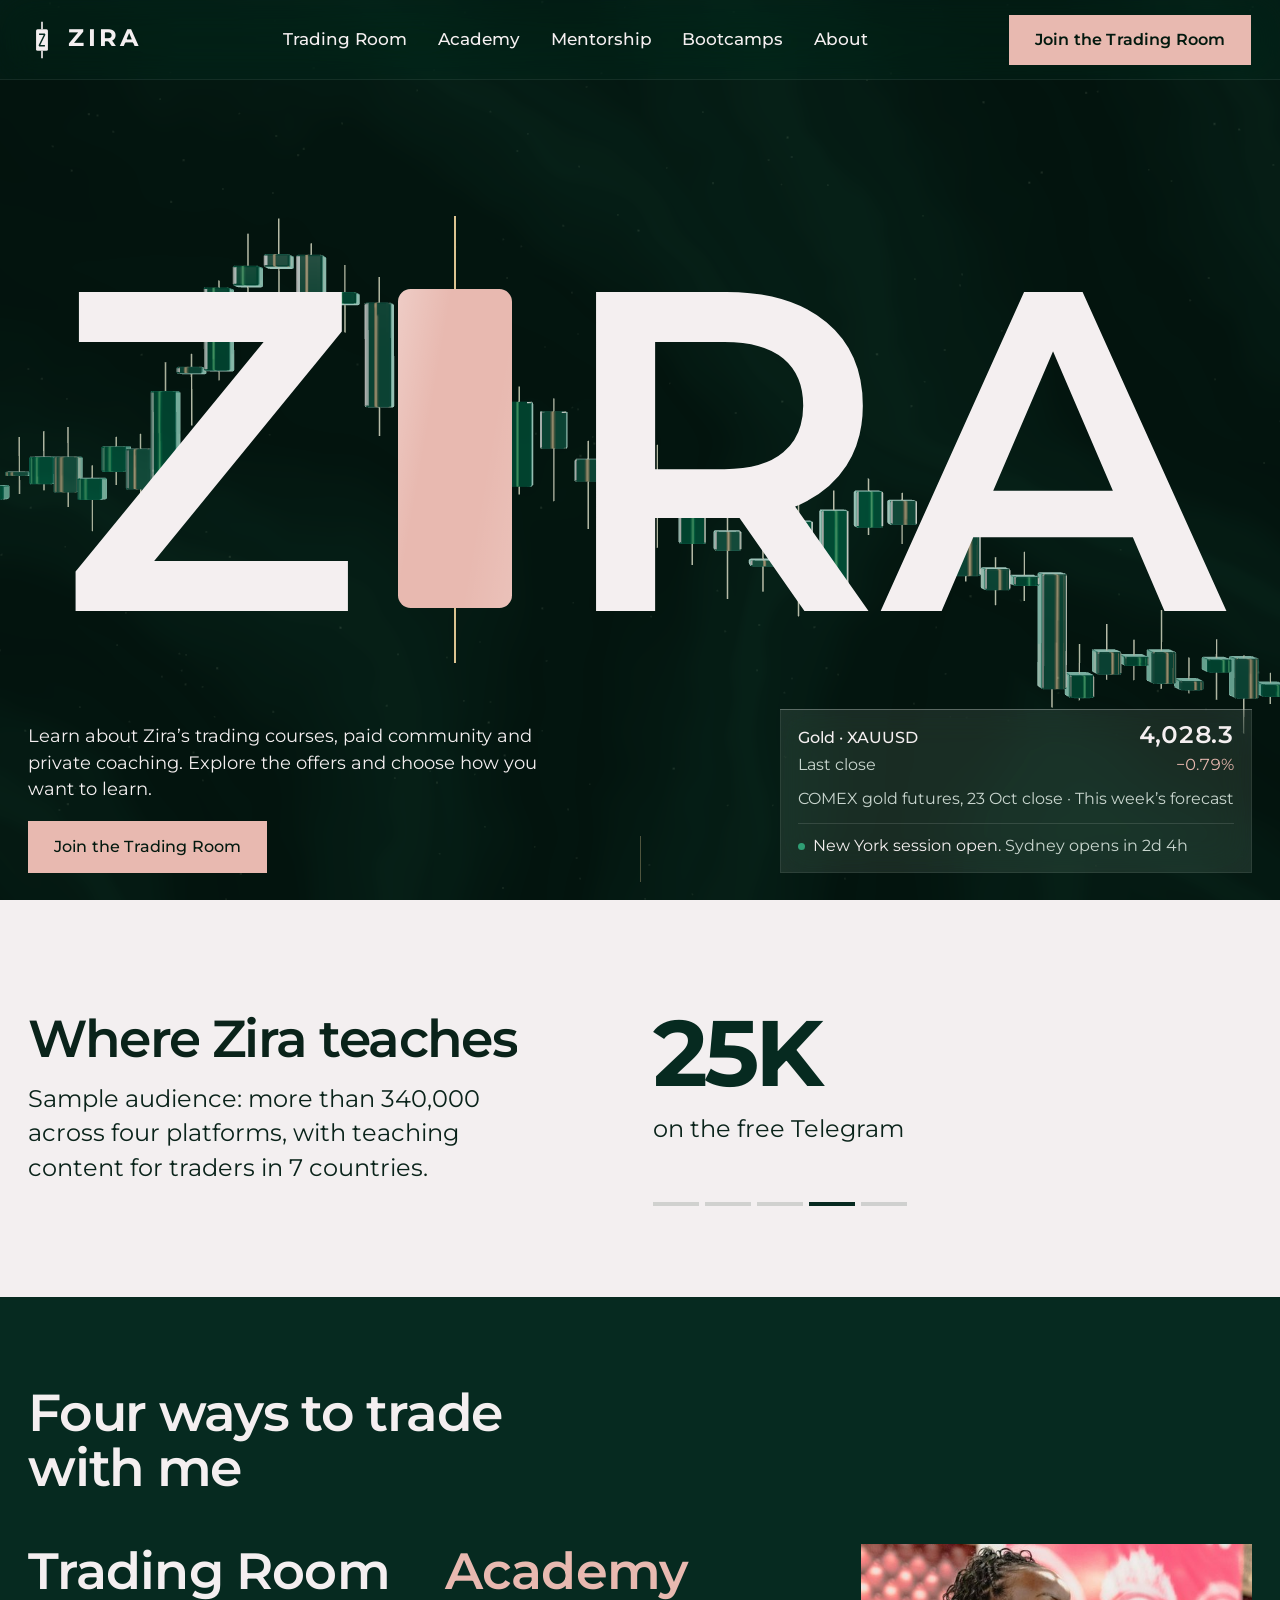
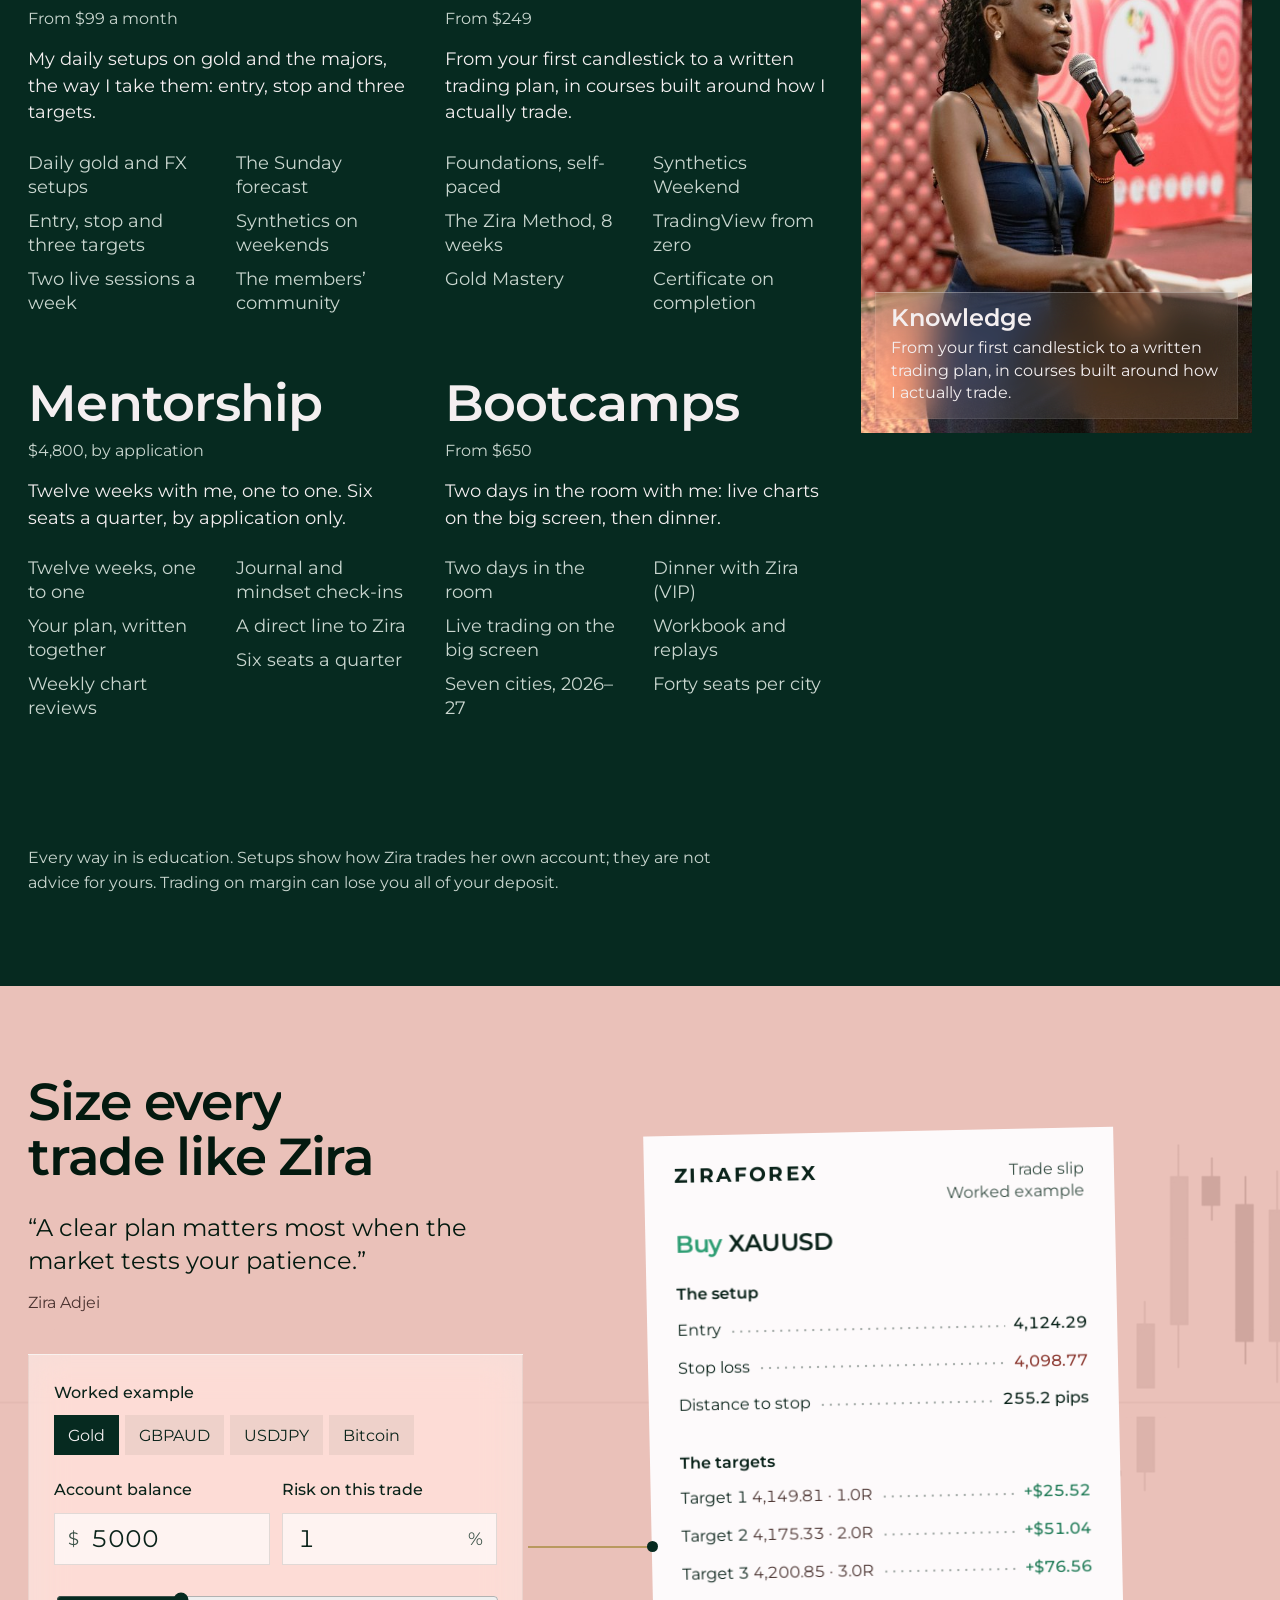
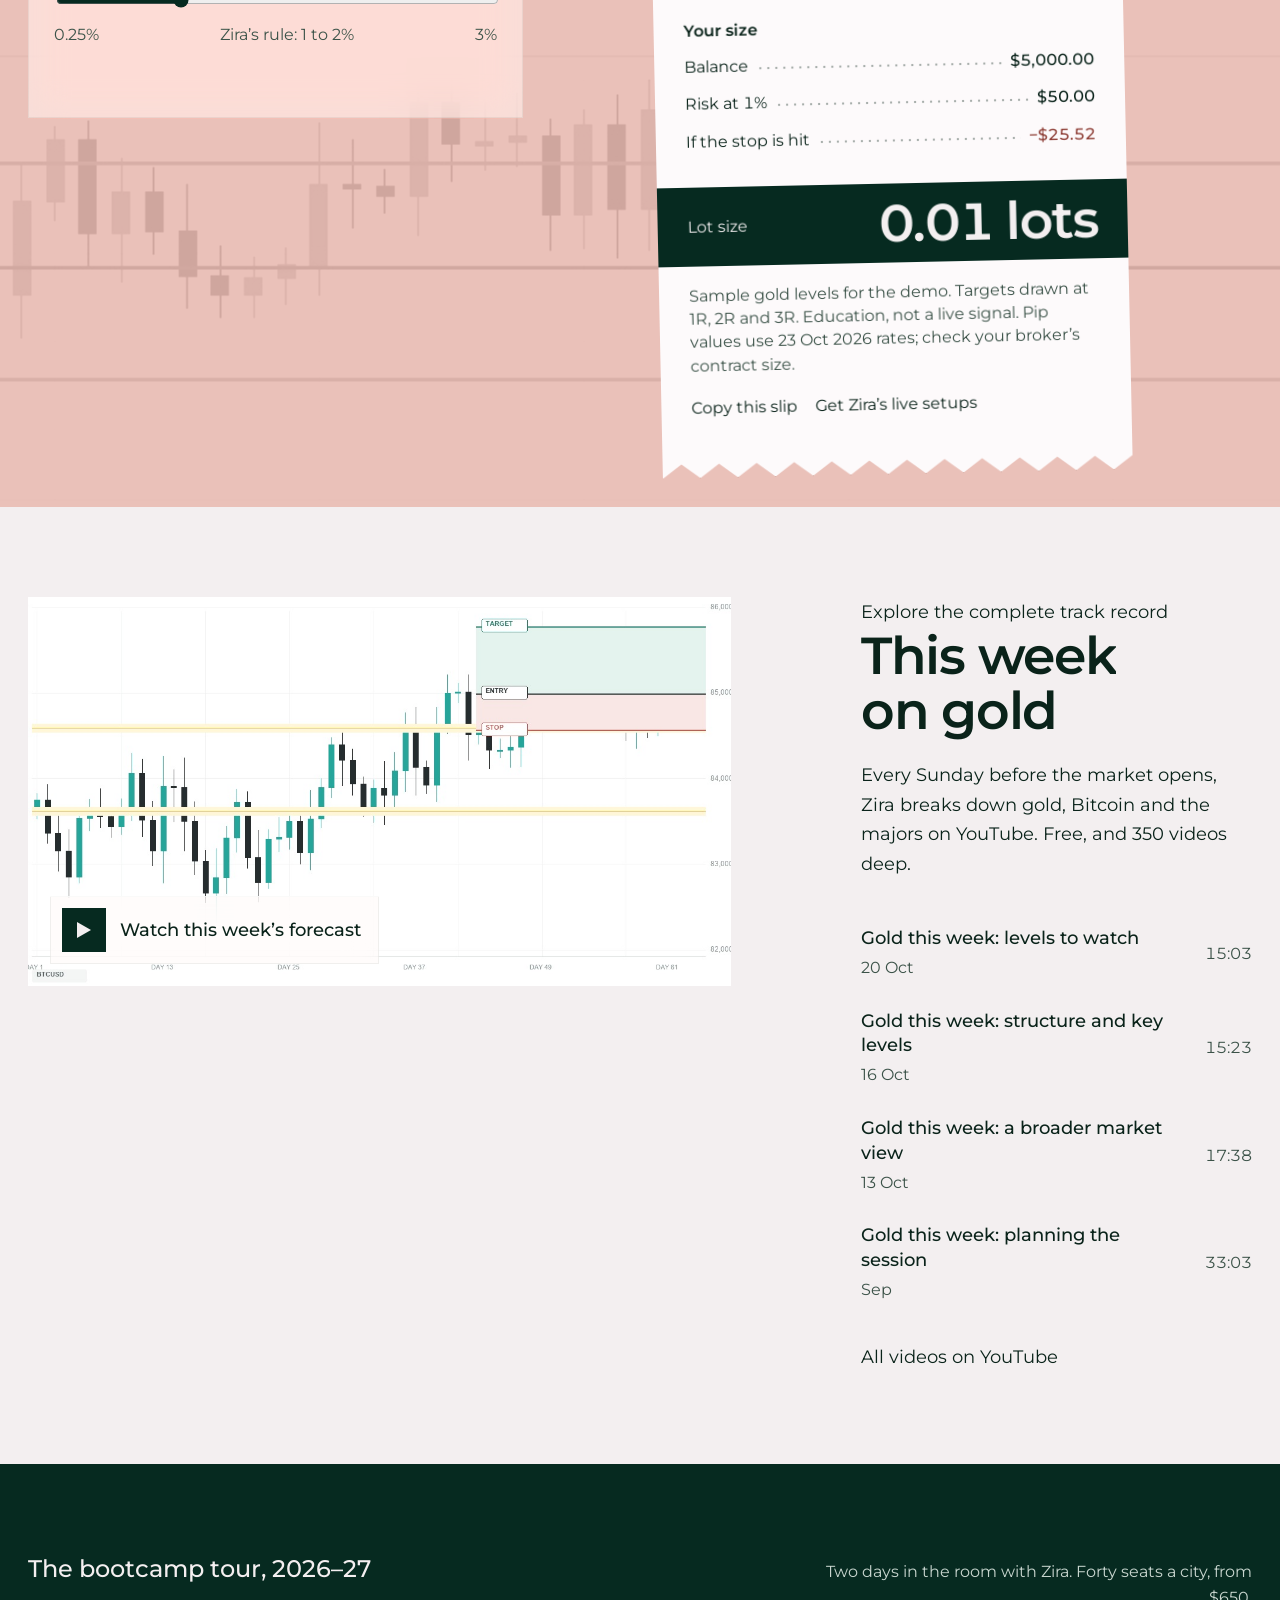
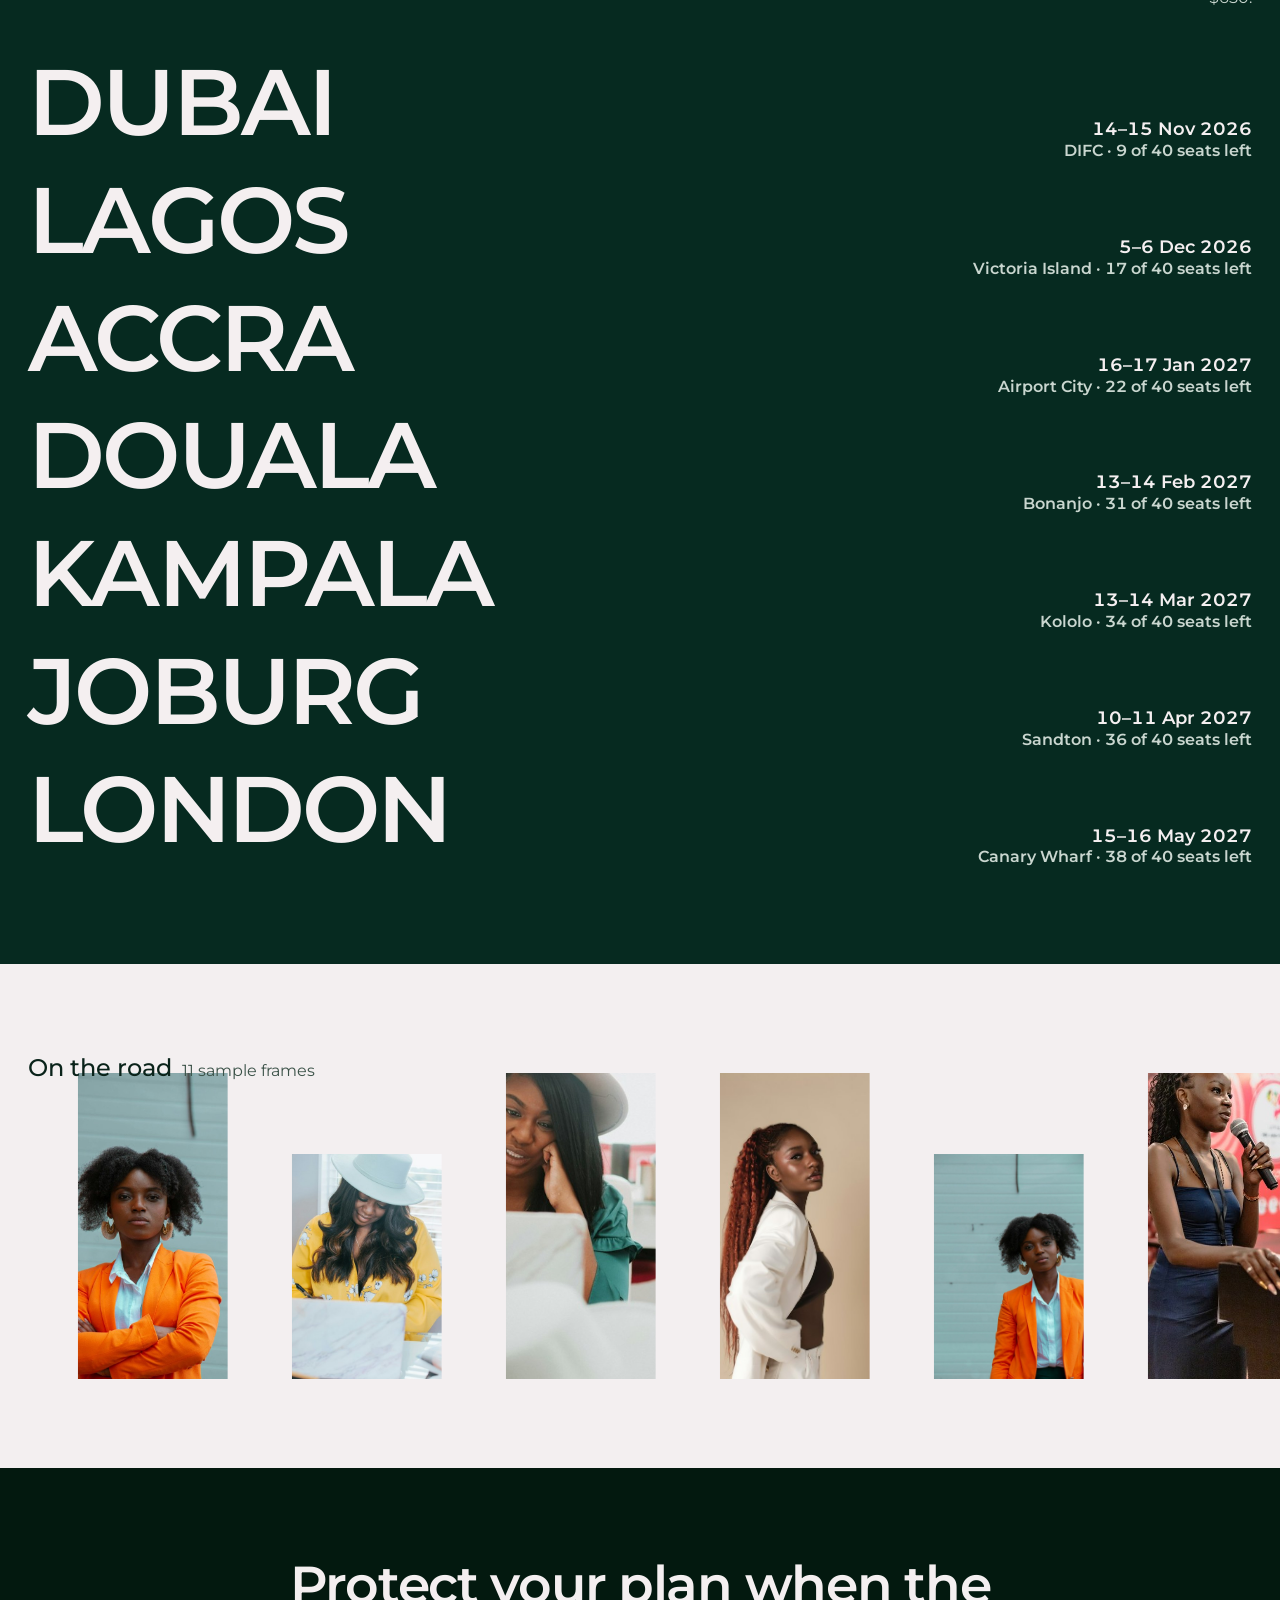
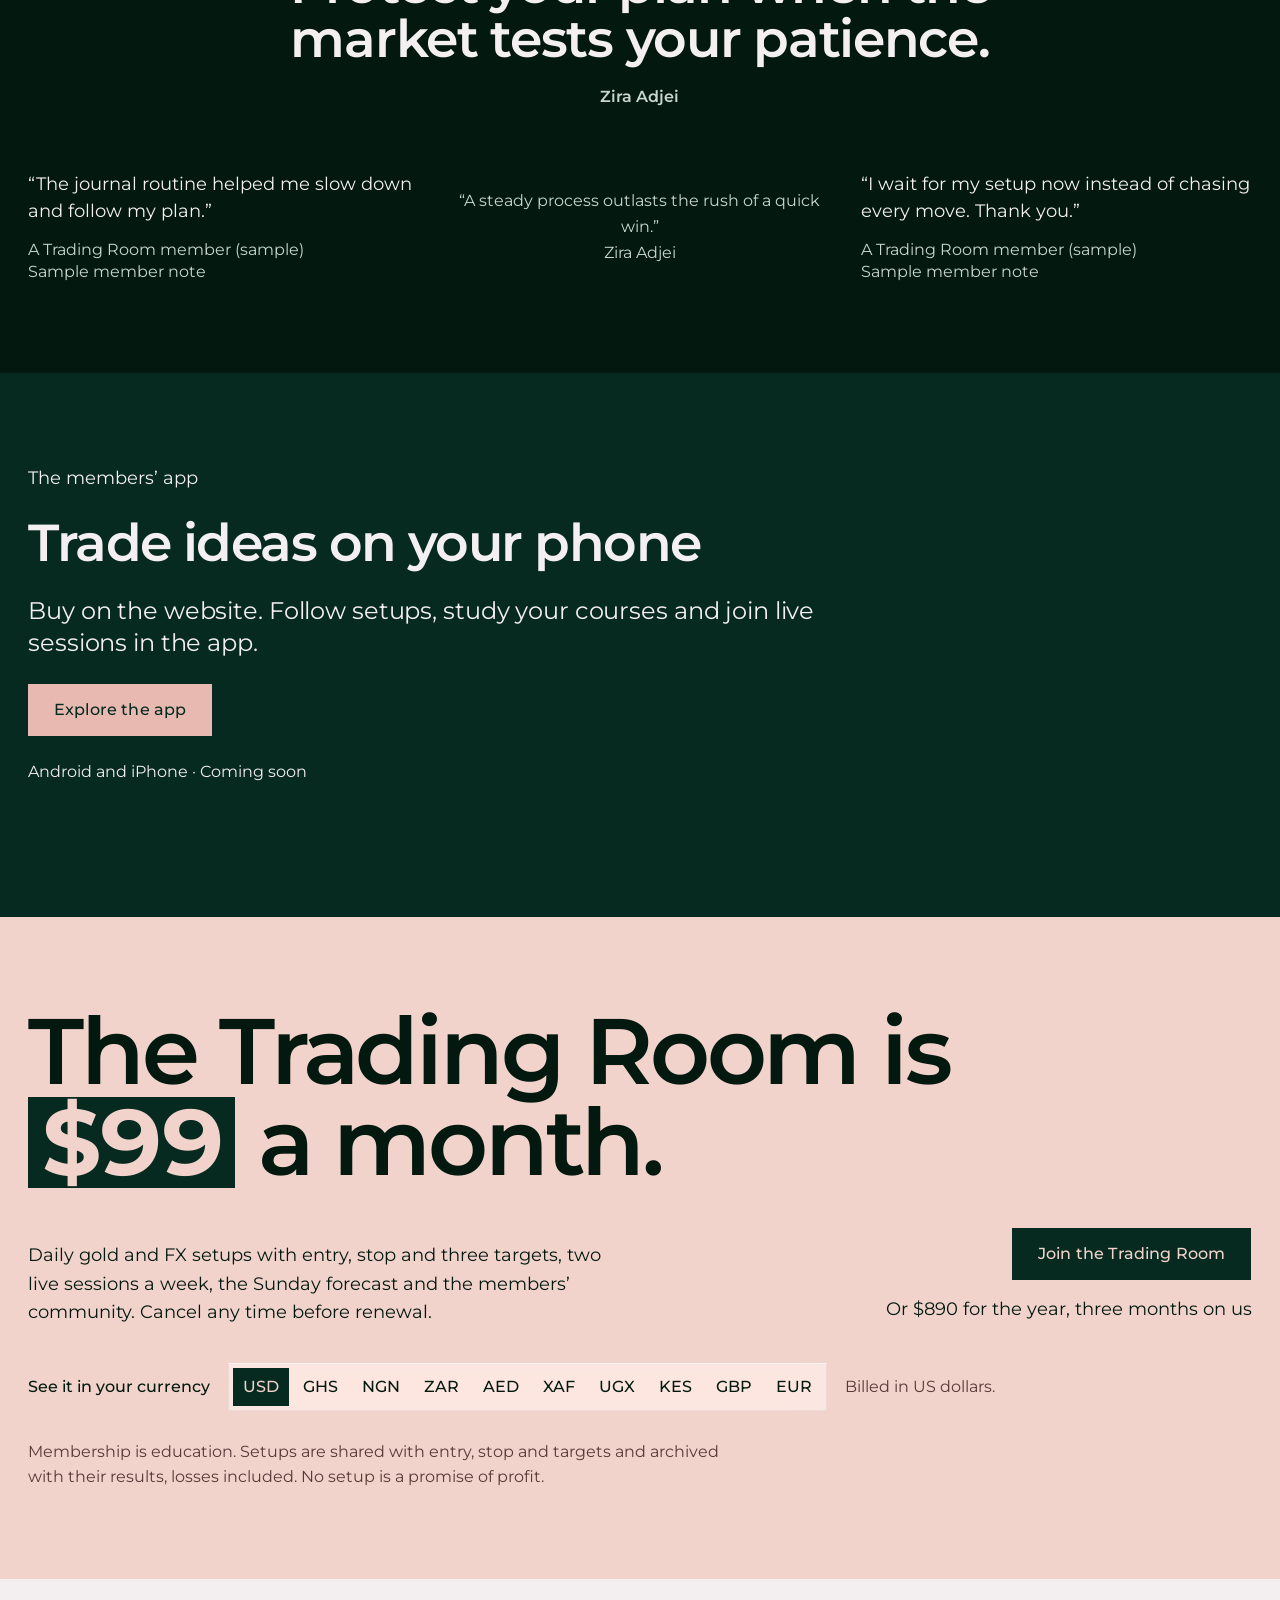
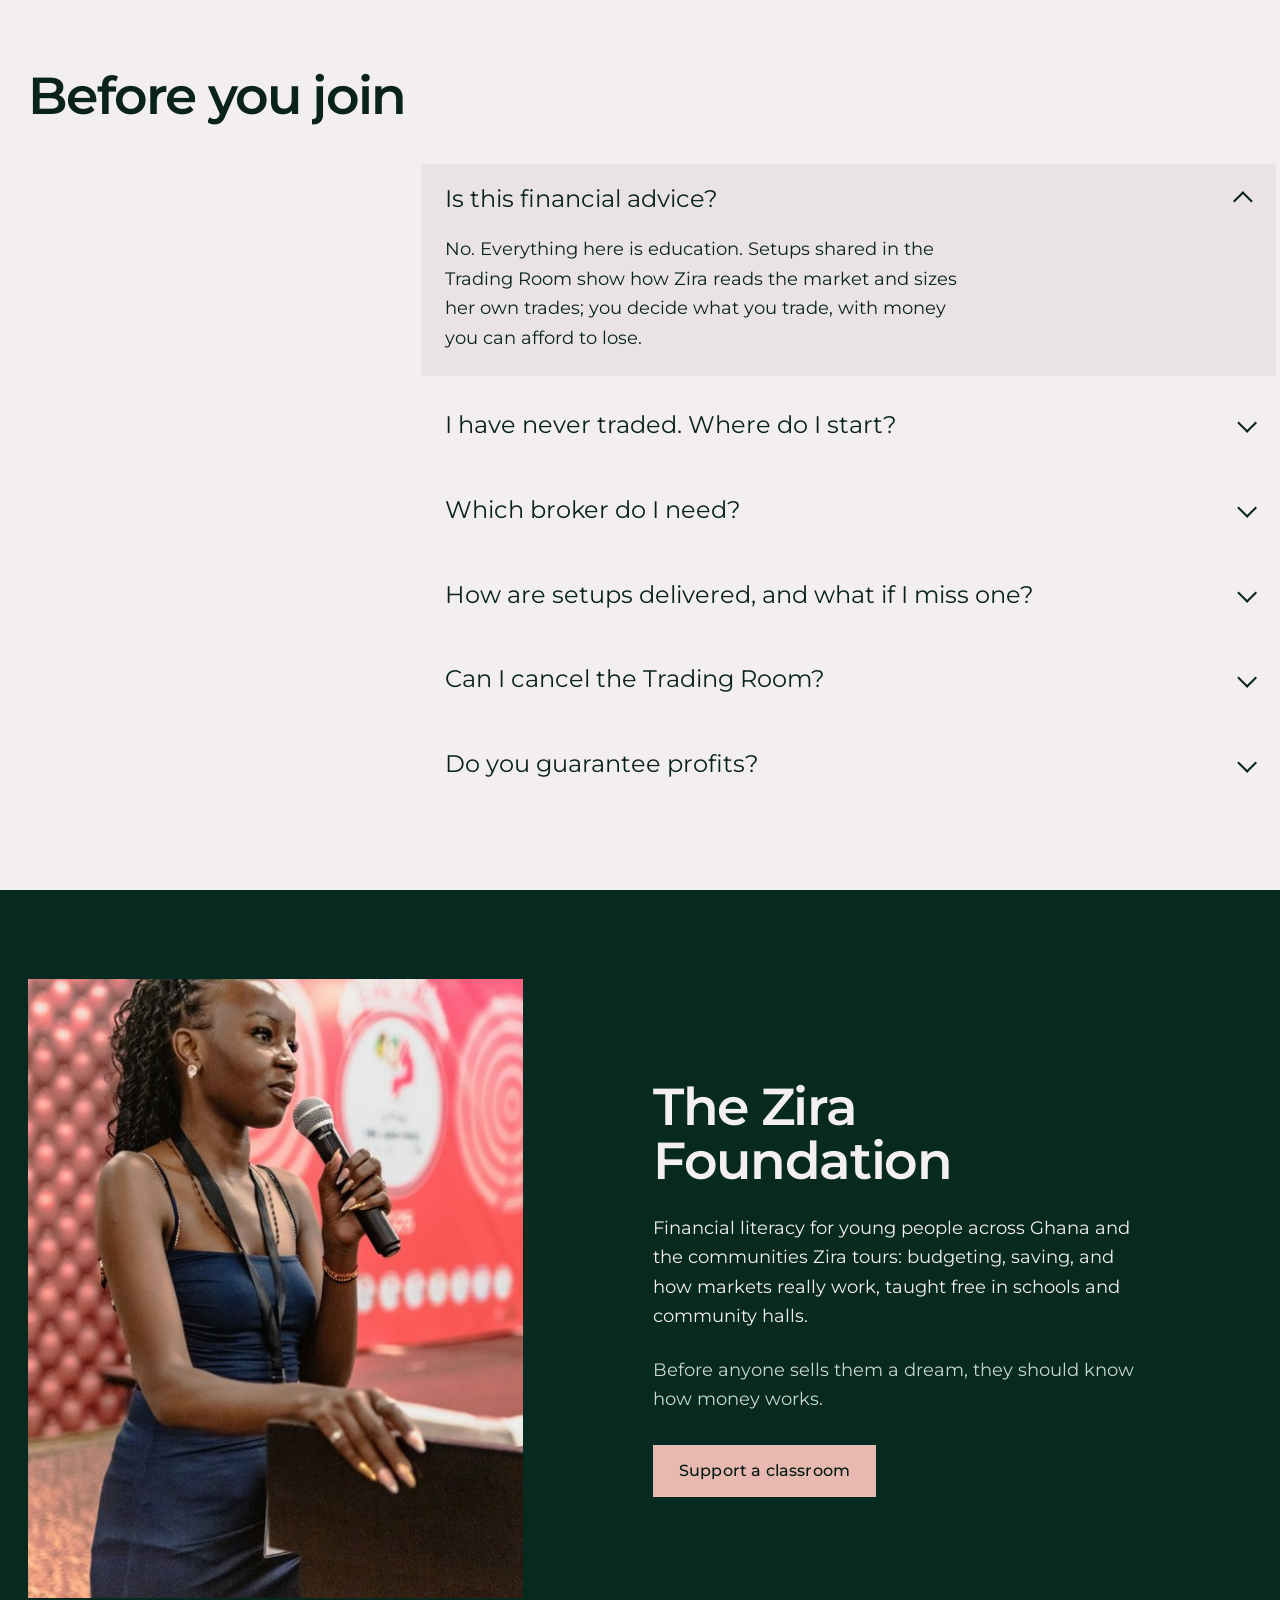
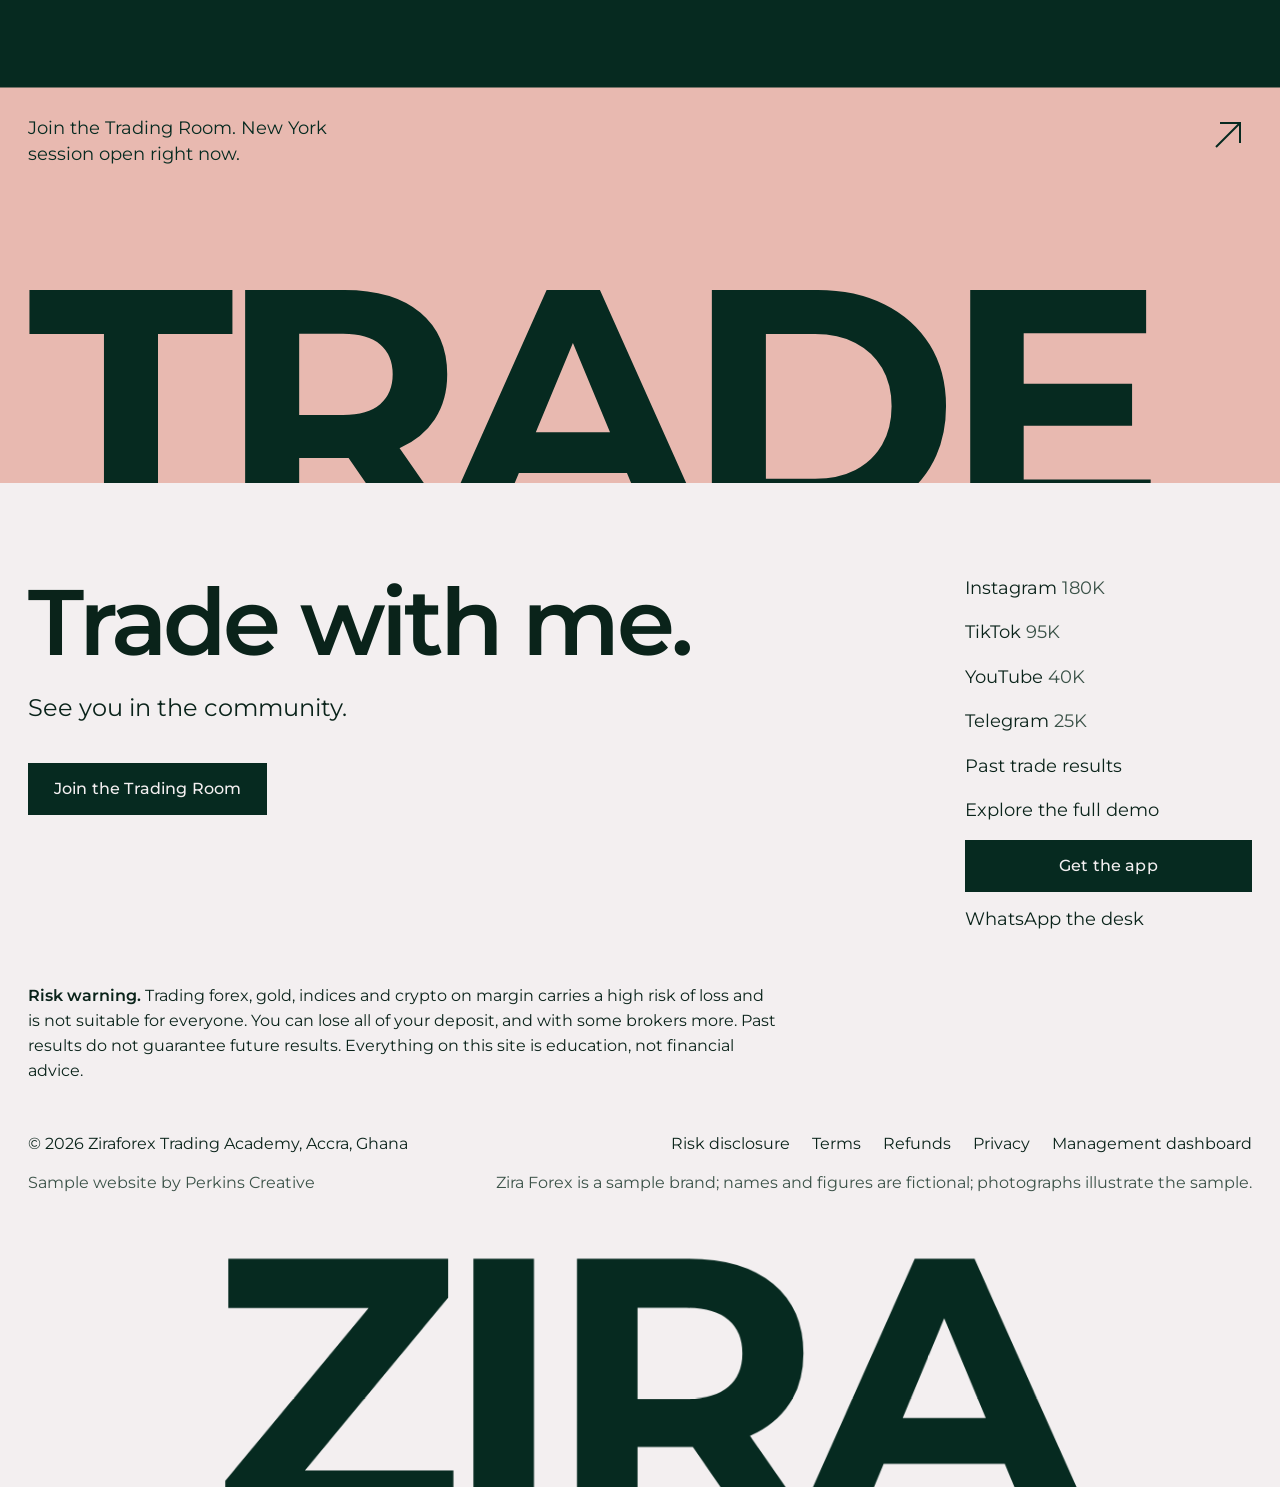
<file: index.html>
<!doctype html>
<html lang="en">
<head>
<meta charset="utf-8">
<meta name="viewport" content="width=device-width, initial-scale=1, viewport-fit=cover">
<title>Zira Forex | Gold and forex education</title>
<meta name="description" content="Gold and forex education by Zira Adjei, helping Africans trade better.">
<meta name="theme-color" content="#062a20">
<meta name="robots" content="noindex, nofollow">
<link rel="icon" href="assets/icons/favicon.svg" type="image/svg+xml">

<link rel="stylesheet" href="assets/css/style.css">
<script>
  /* first visit in this tab: hold the hero for the intro (no flash of the finished frame) */
  (function () { try { var q = location.search; if (/pose/.test(q) || matchMedia('(prefers-reduced-motion: reduce)').matches) return; if (!sessionStorage.getItem('zf.intro')) document.documentElement.classList.add('is-intro'); } catch (e) {} })();
</script>
</head>
<body data-page="home">

<main id="main">

  <!-- HERO: the name as a monument. The I is a candle, and Zira stands in it. -->
  <section class="hero" data-tone="malachite" id="top">
    <canvas class="hero__gl" aria-hidden="true"></canvas>
    <div class="hero__fallback" aria-hidden="true"></div>
    <div class="hero__inner">
      <div class="hero__stage">
        <h1 class="monument" data-monument><span class="l l--k" aria-hidden="true">Z</span><span class="i-slot" data-slot><span class="sr-only">I</span><span class="i-slot__wick i-slot__wick--top" data-wick-top></span><span class="i-slot__body" data-body></span><span class="i-slot__wick i-slot__wick--bot" data-wick-bot></span><img class="i-slot__figure" data-cutout alt="" width="502" height="1105"></span><span class="l l--r" aria-hidden="true">R</span><span class="l l--a" aria-hidden="true">A</span></h1>
      </div>
      <div class="hero__bottom">
        <div class="hero__intro" data-hero-part>
          <p>Learn about Zira’s trading courses, paid community and private coaching. Explore the offers and choose how you want to learn.</p>
          <a class="btn" data-magnetic href="trading-room.html#join" style="--b-bg:var(--rose);--b-fg:var(--deep)">Join the Trading Room</a>
        </div>
        <a class="ticker glass pe" href="#forecast" data-hero-part data-ui aria-label="Gold price and this week's forecast">
          <span class="ticker__pair">Gold &middot; XAUUSD</span><span class="ticker__px num" data-tk-px>&nbsp;</span>
          <span class="t-soft">Last close</span><span class="ticker__chg num" data-tk-chg>&nbsp;</span>
          <span class="ticker__src" data-tk-src>&nbsp;</span>
          <span class="ticker__sess" aria-live="polite"><span data-session-a>&nbsp;</span> <span class="t-soft" data-session-b></span></span>
        </a>
      </div>
    </div>
    <div class="hero__photo"><img src="assets/img/full/portrait-20.jpg" alt="Zira Adjei in an orange blazer with folded arms" width="1086" height="1448" loading="lazy"></div>
    <span class="hero__scroll" aria-hidden="true"></span>
  </section>

  <!-- REACH: one band that cycles through where she teaches and who follows -->
  <section class="reach" data-tone="pearl" id="reach">
    <div class="wrap reach__in">
      <div class="reach__copy">
        <h2 class="t-head" data-split>Where Zira teaches</h2>
        <p data-reveal>Sample audience: more than 340,000 across four platforms, with teaching content for traders in 7 countries.</p>
      </div>
      <div class="reach__show" data-reach aria-roledescription="carousel" aria-label="Zira's reach">
        <a class="reach__slide is-on" href="#" target="_blank" rel="noopener"><span class="reach__n">180K</span><span class="reach__l">followers on Instagram</span></a>
        <a class="reach__slide" href="#" target="_blank" rel="noopener"><span class="reach__n">95K</span><span class="reach__l">followers on TikTok</span></a>
        <a class="reach__slide" href="#" target="_blank" rel="noopener"><span class="reach__n">40K</span><span class="reach__l">subscribers on YouTube</span></a>
        <a class="reach__slide" href="#" target="_blank" rel="noopener"><span class="reach__n">25K</span><span class="reach__l">on the free Telegram</span></a>
        <a class="reach__slide" href="bootcamps.html"><span class="reach__n">7</span><span class="reach__l">countries taught in: Ghana, Nigeria, Cameroon, Uganda, South Africa, the Emirates and Europe</span></a>
        <div class="reach__dots" data-reach-dots role="tablist" aria-label="Choose a slide"></div>
      </div>
    </div>
  </section>

  <!-- OFFERS: four columns of names; the picture spot answers -->
  <section class="section offers" data-tone="malachite" id="offers">
    <div class="wrap">
      <h2 data-split>Four ways to trade with me</h2>
      <div class="offers__grid" data-offers></div>
      <p class="offers__risk">Every way in is education. Setups show how Zira trades her own account; they are not advice for yours. Trading on margin can lose you all of your deposit.</p>
    </div>
  </section>

  <!-- THE SLIP: the one live thing -->
  <section class="section slip-sec" data-tone="rose" id="size">
    <div class="slip-sec__bg" aria-hidden="true"><img src="assets/img/full/chart-3.jpg" alt="" width="1280" height="692" loading="lazy"></div>
    <div class="wrap grid">
      <div class="slip-sec__copy">
        <h2 data-split>Size every trade like Zira</h2>
        <blockquote data-reveal>&ldquo;A clear plan matters most when the market tests your patience.&rdquo;<cite>Zira Adjei</cite></blockquote>
        <form class="console glass glass--light" data-slip-form data-reveal onsubmit="return false">
          <div><span class="lbl" id="lbl-pair">Worked example</span><div class="seg" role="group" aria-labelledby="lbl-pair" data-pairs></div></div>
          <div class="two">
            <div><label for="bal">Account balance</label><div class="field"><span>$</span><input id="bal" inputmode="decimal" value="5000" data-bal aria-describedby="bal-hint"></div></div>
            <div><label for="risk">Risk on this trade</label><div class="field"><input id="riskn" inputmode="decimal" value="1" data-risk-n aria-label="Risk percent"><span>%</span></div></div>
          </div>
          <div><input class="range" id="risk" type="range" min="0.25" max="3" step="0.25" value="1" data-risk aria-label="Risk percent slider"><div class="range-row"><span>0.25%</span><span>Zira&rsquo;s rule: 1 to 2%</span><span>3%</span></div></div>
          <p class="console__warn" data-warn aria-live="polite" id="bal-hint"></p>
        </form>
      </div>
      <div class="slip-wrap" data-reveal>
        <div class="slip" data-tilt="4" data-slip data-ui aria-live="polite"></div>
      </div>
    </div>
  </section>

  <!-- FORECAST: her real charts and uploads -->
  <section class="section forecast" data-tone="pearl" id="forecast">
    <div class="wrap grid">
      <div class="forecast__left">
        <a class="forecast__media" href="#/videos" target="_blank" rel="noopener" data-reveal>
          <div class="forecast__chart"><img src="assets/img/full/chart-1.jpg" alt="Zira's marked-up Bitcoin chart from her weekly forecast" width="1280" height="708" loading="lazy"></div>
          <span class="play glass glass--light"><span class="play__btn"><svg width="14" height="16" viewBox="0 0 14 16" aria-hidden="true"><path d="M0 0l14 8-14 8z" fill="currentColor"/></svg></span>Watch this week&rsquo;s forecast</span>
        </a>
      </div>
      <div class="forecast__copy"><a class="link" href="results.html" data-reveal>Explore the complete track record</a>
        <h2 data-split>This week on gold</h2>
        <p data-reveal>Every Sunday before the market opens, Zira breaks down gold, Bitcoin and the majors on YouTube. Free, and 350 videos deep.</p>
        <ul class="vids" data-vids data-stagger></ul>
        <a class="link forecast__more" href="#" target="_blank" rel="noopener">All videos on YouTube</a>
      </div>
    </div>
  </section>

  <!-- TOUR: one city per poster line -->
  <section class="tour" data-tone="malachite" id="tour">
    <div class="wrap">
      <div class="tour__head"><h2 data-reveal>The bootcamp tour, 2026&ndash;27</h2><p data-reveal>Two days in the room with Zira. Forty seats a city, from <span data-usd="650">$650</span>.</p></div>
      <ol class="poster" data-poster></ol>
      <p class="tour__note">Two days in the room with Zira. Forty seats a city, from <span data-usd="650">$650</span>.</p>
    </div>
  </section>

  <!-- ON THE ROAD -->
  <section class="road" data-tone="pearl" id="road">
    <div class="road__title"><h2>On the road</h2><span data-road-count></span></div>
    <div class="road__strip" data-road tabindex="0" aria-label="Photographs of Zira on the road. Scroll sideways."></div>
  </section>

  <!-- VOICES -->
  <section class="voices" data-tone="deep" id="voices">
    <figure class="voices__lead" data-reveal><h2>Protect your plan when the market tests your patience.</h2><figcaption>Zira Adjei</figcaption></figure>
    <div class="voices__corners" data-voices></div>
  </section>

  <!-- PRICE: one plan as a sentence -->
  <section class="section" data-tone="malachite"><div class="wrap eco-intro" data-reveal><p class="lbl">The members’ app</p><h2 class="t-head">Trade ideas on your phone</h2><p class="t-lead">Buy on the website. Follow setups, study your courses and join live sessions in the app.</p><a class="btn" href="app.html">Explore the app</a><p class="t-small">Android and iPhone · Coming soon</p></div></section>
  <section class="section price" data-tone="blush" id="price">
    <div class="wrap">
      <h2 class="price__h" data-reveal>The Trading Room is <span class="price__fig" data-usd="99">$99</span> a month.</h2>
      <div class="price__row">
        <p class="price__inc" data-reveal>Daily gold and FX setups with entry, stop and three targets, two live sessions a week, the Sunday forecast and the members&rsquo; community. Cancel any time before renewal.</p>
        <div class="price__act" data-reveal><a class="btn" data-magnetic href="trading-room.html#join">Join the Trading Room</a><a class="link" href="trading-room.html#plans">Or <span data-usd="890">$890</span> for the year, three months on us</a></div>
        <div class="price__ccy"><span class="lbl">See it in your currency</span><div class="ccy glass glass--light" role="group" aria-label="Currency"></div><span class="t-small t-soft" data-ccy-note></span></div>
        <p class="price__fine">Membership is education. Setups are shared with entry, stop and targets and archived with their results, losses included. No setup is a promise of profit.</p>
      </div>
    </div>
  </section>

  <!-- FAQ -->
  <section class="section faq" data-tone="pearl" id="faq">
    <div class="wrap">
      <h2 data-split>Before you join</h2>
      <div class="faq__list"><div data-faq></div></div>
    </div>
  </section>

  <!-- FOUNDATION -->
  <section class="section found" data-tone="malachite" id="foundation">
    <div class="wrap grid">
      <figure class="found__pic" data-reveal><img src="assets/img/full/event-1.jpg" alt="Speaker holding a microphone at an event" width="540" height="768" loading="lazy"></figure>
      <div class="found__copy">
        <h2 data-split>The Zira Foundation</h2>
        <p data-reveal>Financial literacy for young people across Ghana and the communities Zira tours: budgeting, saving, and how markets really work, taught free in schools and community halls.</p>
        <p data-reveal class="t-soft">Before anyone sells them a dream, they should know how money works.</p>
        <a class="btn" data-magnetic href="about.html#foundation" style="--b-bg:var(--rose);--b-fg:var(--deep)" data-reveal>Support a classroom</a>
      </div>
    </div>
  </section>

  <!-- CTA: one word -->
  <a class="cta" href="trading-room.html#join" data-tone="rose" aria-label="Join the Trading Room">
    <span class="cta__line"><span>Join the Trading Room.</span> <span data-cta-session></span></span>
    <span class="cta__arrow">
      <svg viewBox="0 0 48 48" fill="none" aria-hidden="true"><path d="M12 36L36 12M16 12h20v20" stroke="currentColor" stroke-width="2"/></svg>
    </span>
    <span class="cta__word" aria-hidden="true">TRADE</span>
  </a>

  <div data-footer></div>
</main>

<script src="assets/vendor/gsap.min.js"></script>
<script src="assets/vendor/ScrollTrigger.min.js"></script>
<script src="assets/vendor/lenis.min.js"></script>
<script src="assets/vendor/three.min.js"></script>
<script src="assets/js/data.js"></script>
<script src="assets/js/site.js"></script>
<script src="assets/js/hero3d.js"></script>
<script src="assets/js/slip.js"></script>
<script src="assets/js/desk.js"></script>
<script src="assets/js/home.js"></script>
</body>
</html>
</file>
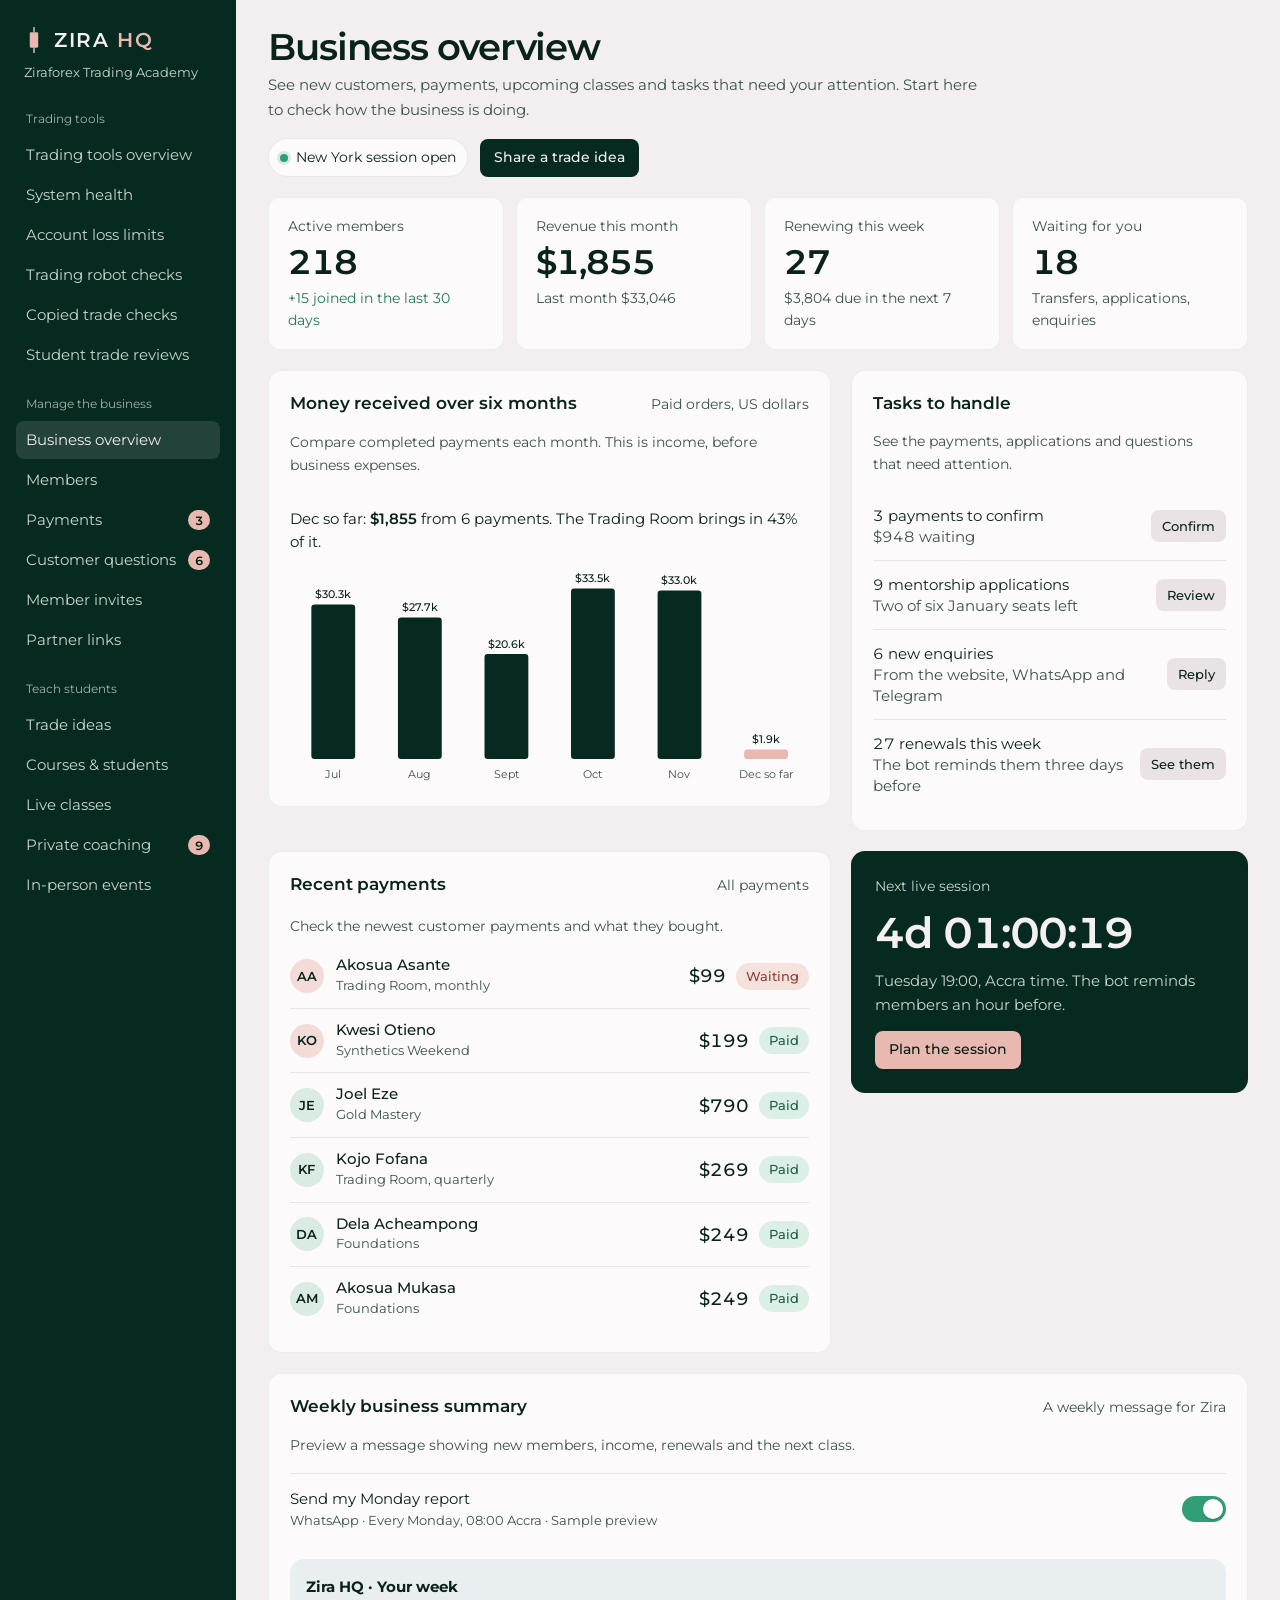
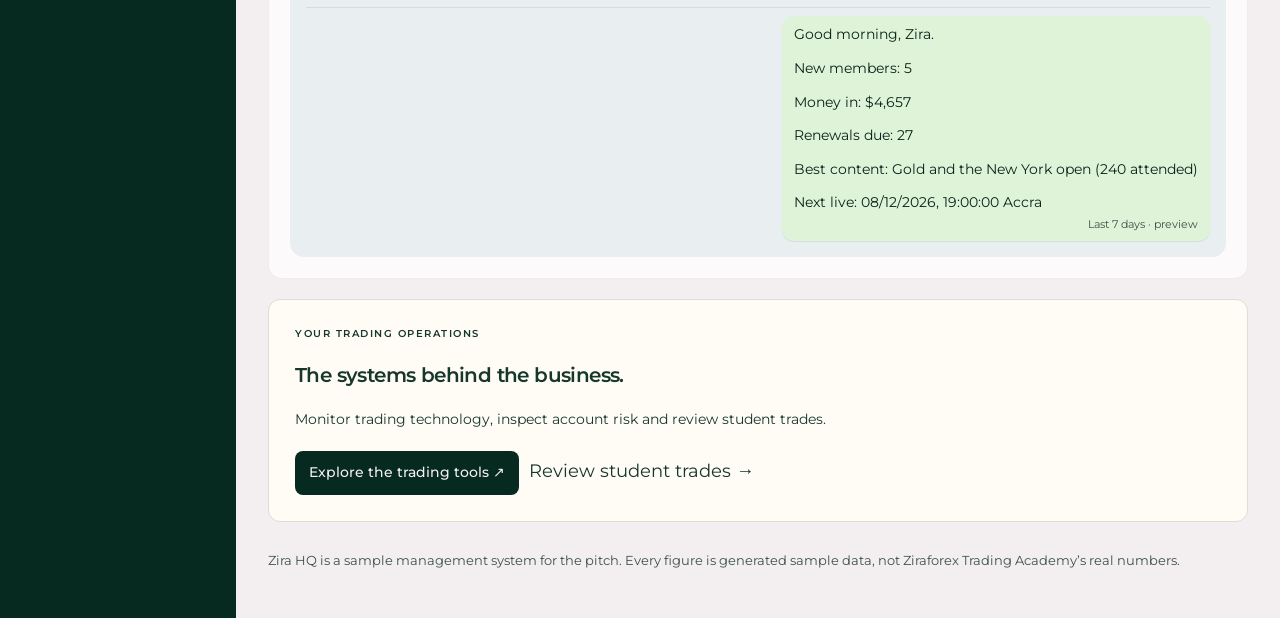
<file: admin/index.html>
<!doctype html>
<html lang="en">
<head>
<meta charset="utf-8">
<meta name="viewport" content="width=device-width, initial-scale=1, viewport-fit=cover">
<title>Zira HQ | Ziraforex Trading Academy</title>
<meta name="theme-color" content="#062a20">
<meta name="robots" content="noindex">
<link rel="icon" href="../assets/icons/favicon.svg" type="image/svg+xml">
<link rel="stylesheet" href="../assets/css/style.css">
<link rel="stylesheet" href="../assets/css/admin.css"><link rel="stylesheet" href="../assets/css/operations.css">
</head>
<body data-page="hq" data-no-shell data-no-desk class="hq">
<div class="hq-shell">
  <aside class="hq-side" data-tone="malachite" data-side>
    <a class="hq-brand" href="#today"><svg viewBox="0 0 26 34" width="20" height="26" aria-hidden="true"><path d="M13 0v7M13 27v7" stroke="currentColor" stroke-width="1.5"/><rect x="7.5" y="7" width="11" height="20" rx="1.4" fill="#e8b9b0"/></svg><span>ZIRA <em>HQ</em></span></a>
    <p class="hq-ws">Ziraforex Trading Academy</p>
    <nav class="hq-nav" aria-label="Sections" data-nav></nav>
    <div class="hq-side__foot"><a href="../demo.html">Explore the complete demo</a><a href="../index.html">View the website</a><a href="../portal.html">View the student area</a><span>Sample data for the pitch</span></div>
  </aside>
  <header class="hq-bar" data-tone="malachite">
    <a class="hq-brand" href="#today"><svg viewBox="0 0 26 34" width="18" height="24" aria-hidden="true"><path d="M13 0v7M13 27v7" stroke="currentColor" stroke-width="1.5"/><rect x="7.5" y="7" width="11" height="20" rx="1.4" fill="#e8b9b0"/></svg><span>ZIRA <em>HQ</em></span></a>
    <button type="button" class="hq-menu" data-menu aria-expanded="false">Menu</button>
  </header>
  <main class="hq-main" id="main">
    <div class="hq-view" data-view aria-live="polite"></div>
    <p class="hq-foot">Zira HQ is a sample management system for the pitch. Every figure is generated sample data, not Ziraforex Trading Academy&rsquo;s real numbers.</p>
  </main>
</div>
<div class="hq-drawer" data-drawer hidden><div class="hq-drawer__bg" data-close></div><aside class="hq-drawer__panel" role="dialog" aria-modal="true" aria-label="Details"><button type="button" class="hq-drawer__x" data-close aria-label="Close">&times;</button><div data-drawer-body></div></aside></div>
<script src="../assets/js/data.js"></script>
<script src="../assets/js/site.js"></script>
<script src="../assets/js/store.js"></script>
<script src="../assets/js/plain-language.js"></script><script src="../assets/js/operations-store.js"></script><script src="../assets/js/operations.js"></script><script src="../assets/js/admin.js"></script>
</body>
</html>
</file>
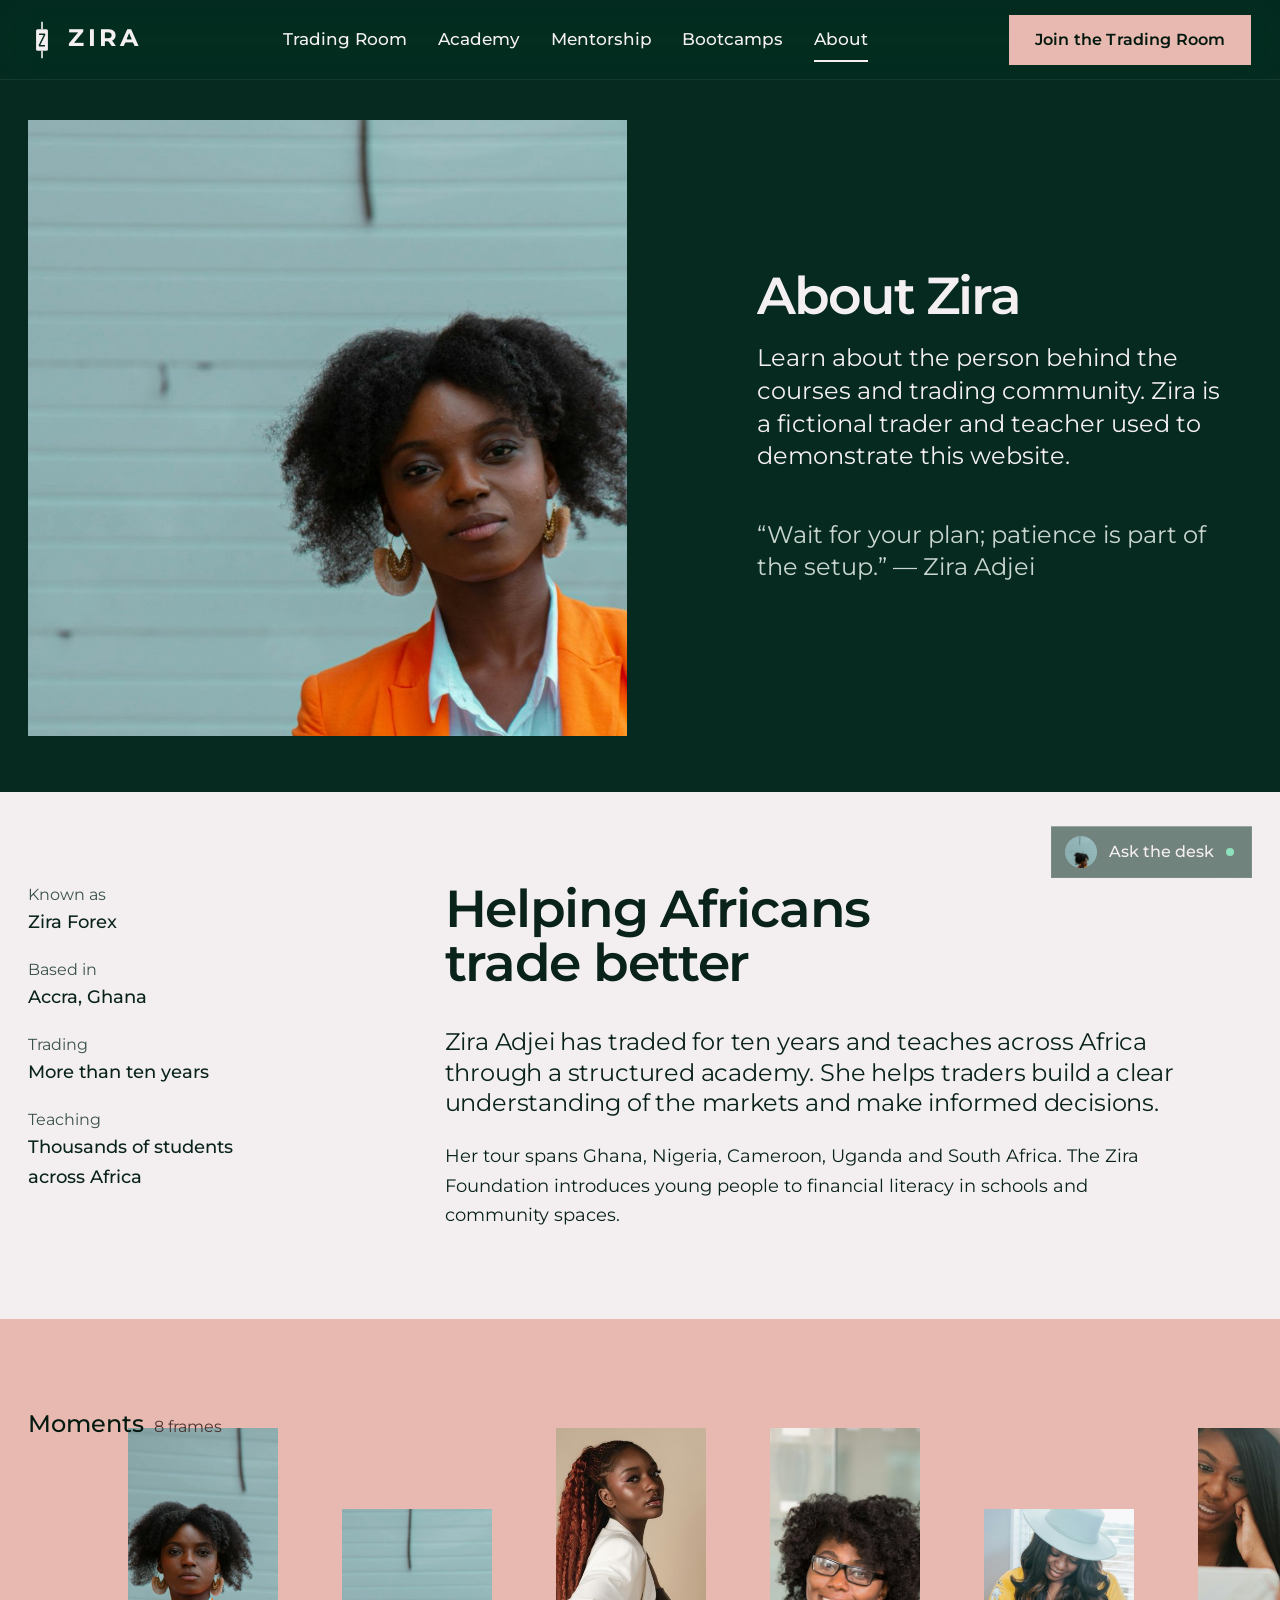
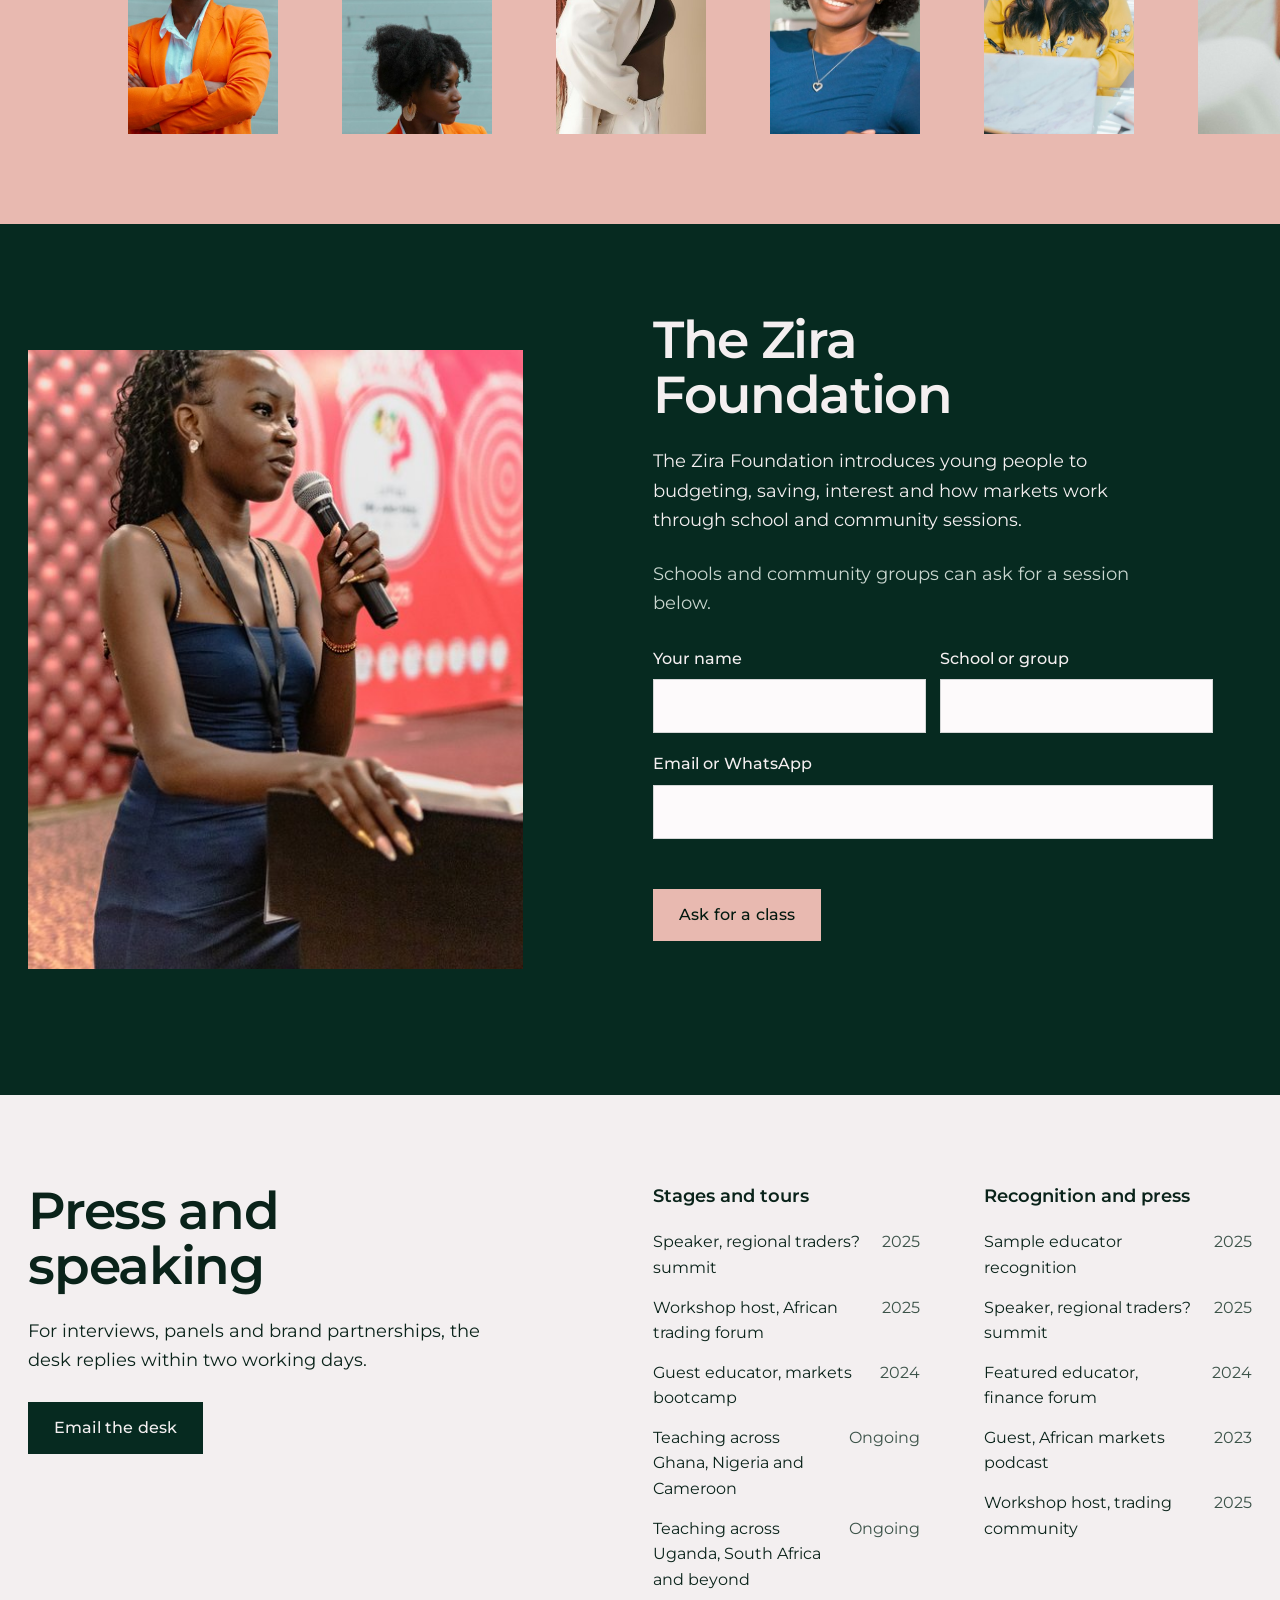
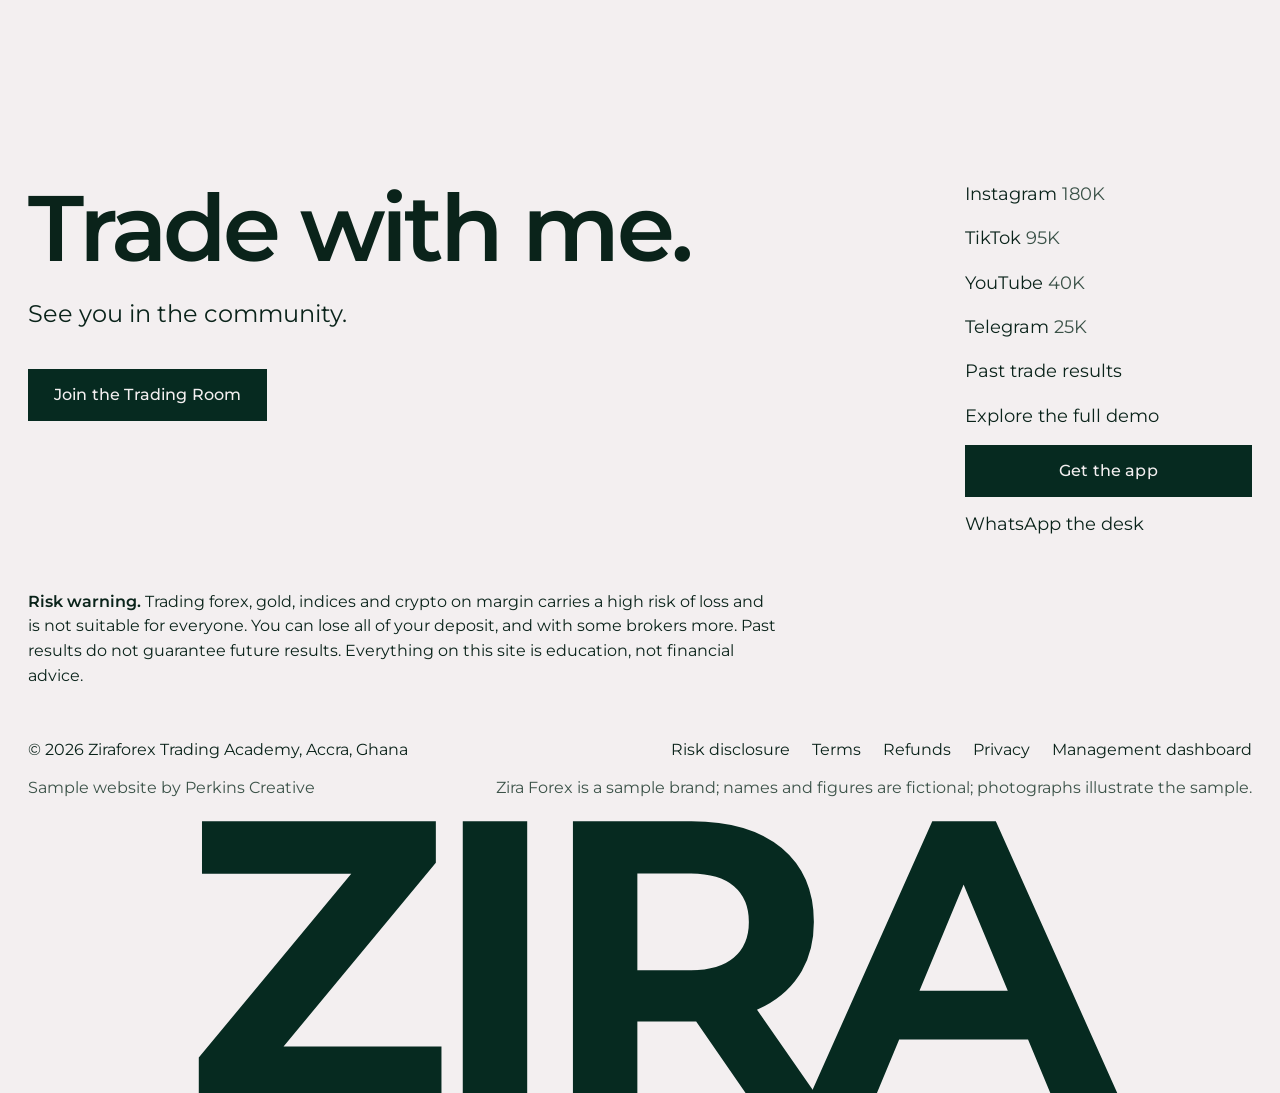
<file: about.html>
<!doctype html>
<html lang="en">
<head>
<meta charset="utf-8">
<meta name="viewport" content="width=device-width, initial-scale=1, viewport-fit=cover">
<title>About Zira Forex | Zira Forex</title>
<meta name="description" content="Learn about the person behind the courses and trading community. Zira is a fictional trader and teacher used to demonstrate this website.">
<meta name="theme-color" content="#062a20">
<meta name="robots" content="noindex, nofollow">
<link rel="icon" href="assets/icons/favicon.svg" type="image/svg+xml">
<link rel="stylesheet" href="assets/css/style.css">
</head>
<body data-page="about">
<main id="main">

  <section class="m-hero" data-tone="malachite">
    <div class="m-hero__pic"><img src="assets/img/full/portrait-21.jpg" alt="Zira Adjei in an orange blazer" width="1024" height="1536" fetchpriority="high" style="object-position:58% 6%"></div>
    <div class="m-hero__copy">
      <h1 data-split>About Zira</h1>
      <p data-reveal>Learn about the person behind the courses and trading community. Zira is a fictional trader and teacher used to demonstrate this website.</p>
      <p class="t-soft" data-reveal>&ldquo;Wait for your plan; patience is part of the setup.&rdquo; &mdash; Zira Adjei</p>
    </div>
  </section>

  <section class="section" data-tone="pearl" id="story">
    <div class="wrap">
      <div class="story__row">
        <dl class="facts" data-stagger>
          <div data-reveal><dt>Known as</dt><dd>Zira Forex</dd></div>
          <div data-reveal><dt>Based in</dt><dd>Accra, Ghana</dd></div>
          <div data-reveal><dt>Trading</dt><dd>More than ten years</dd></div>
          <div data-reveal><dt>Teaching</dt><dd>Thousands of students across Africa</dd></div>
        </dl>
        <div>
          <h2 class="story__h" data-split>Helping Africans trade better</h2>
          <p class="story__para" data-reveal>Zira Adjei has traded for ten years and teaches across Africa through a structured academy. She helps traders build a clear understanding of the markets and make informed decisions.</p>
          <p data-reveal style="margin-top:22px;max-width:58ch">Her tour spans Ghana, Nigeria, Cameroon, Uganda and South Africa. The Zira Foundation introduces young people to financial literacy in schools and community spaces.</p>
        </div>
      </div>
    </div>
  </section>

  <section class="road" data-tone="rose" id="moments" style="min-height:0;padding:var(--section) 0">
    <div class="road__title"><h2>Moments</h2><span data-road-count></span></div>
    <div class="road__strip" data-road-list tabindex="0" aria-label="Photographs of Zira. Scroll sideways."></div>
  </section>

  <section class="section found" data-tone="malachite" id="foundation">
    <div class="wrap grid">
      <figure class="found__pic" data-reveal><img src="assets/img/full/event-1.jpg" alt="Speaker holding a microphone at an event" width="540" height="768" loading="lazy"></figure>
      <div class="found__copy">
        <h2 data-split>The Zira Foundation</h2>
        <p data-reveal>The Zira Foundation introduces young people to budgeting, saving, interest and how markets work through school and community sessions.</p>
        <p data-reveal class="t-soft">Schools and community groups can ask for a session below.</p>
        <form class="form" data-found-form style="margin-top:28px;max-width:520px" novalidate>
          <div class="row2"><label>Your name<input name="name" autocomplete="name" required></label><label>School or group<input name="org" required></label></div>
          <label>Email or WhatsApp<input name="contact" required></label>
          <button class="btn" type="submit" style="--b-bg:var(--rose);--b-fg:var(--deep);justify-self:start">Ask for a class</button>
          <p class="console__warn" data-found-msg aria-live="polite" style="color:var(--rose)"></p>
        </form>
      </div>
    </div>
  </section>

  <section class="section" data-tone="pearl" id="press">
    <div class="wrap">
      <div class="split">
        <div class="split__l"><h2 data-split>Press and speaking</h2><p data-reveal>For interviews, panels and brand partnerships, the desk replies within two working days.</p><a class="btn" data-magnetic href="mailto:desk@example.com?subject=Speaking%20or%20press%20request%20for%20Zira%20Forex" data-reveal style="margin-top:28px">Email the desk</a></div>
        <div class="split__r"><div class="rec__lists" data-stagger><div class="rec__list" data-reveal><h3>Stages and tours</h3><ul data-list="stages"></ul></div><div class="rec__list" data-reveal><h3>Recognition and press</h3><ul data-list="recognition"></ul></div></div></div>
      </div>
    </div>
  </section>

  <div data-footer></div>
</main>
<script src="assets/vendor/gsap.min.js"></script>
<script src="assets/vendor/ScrollTrigger.min.js"></script>
<script src="assets/vendor/lenis.min.js"></script>
<script src="assets/js/data.js"></script>
<script src="assets/js/site.js"></script>
<script src="assets/js/desk.js"></script>
<script src="assets/js/inner.js"></script>
</body>
</html>
</file>
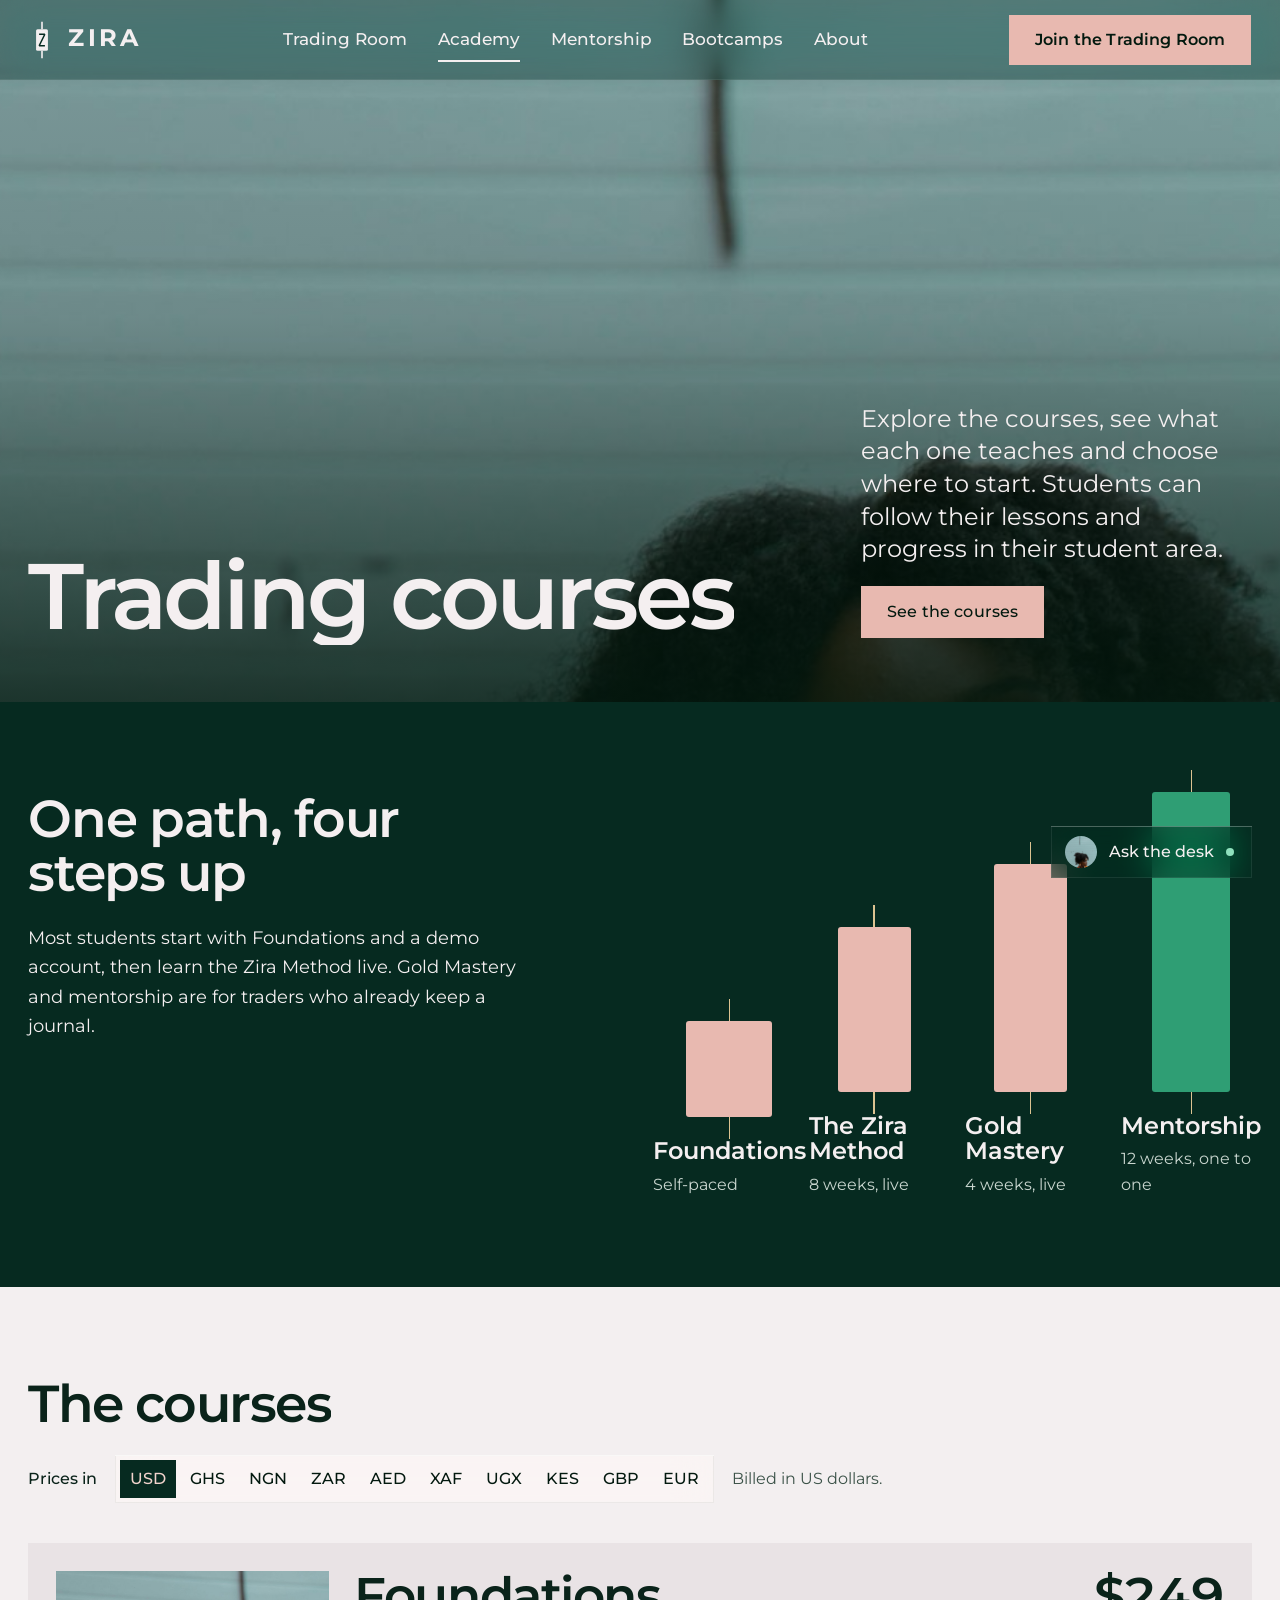
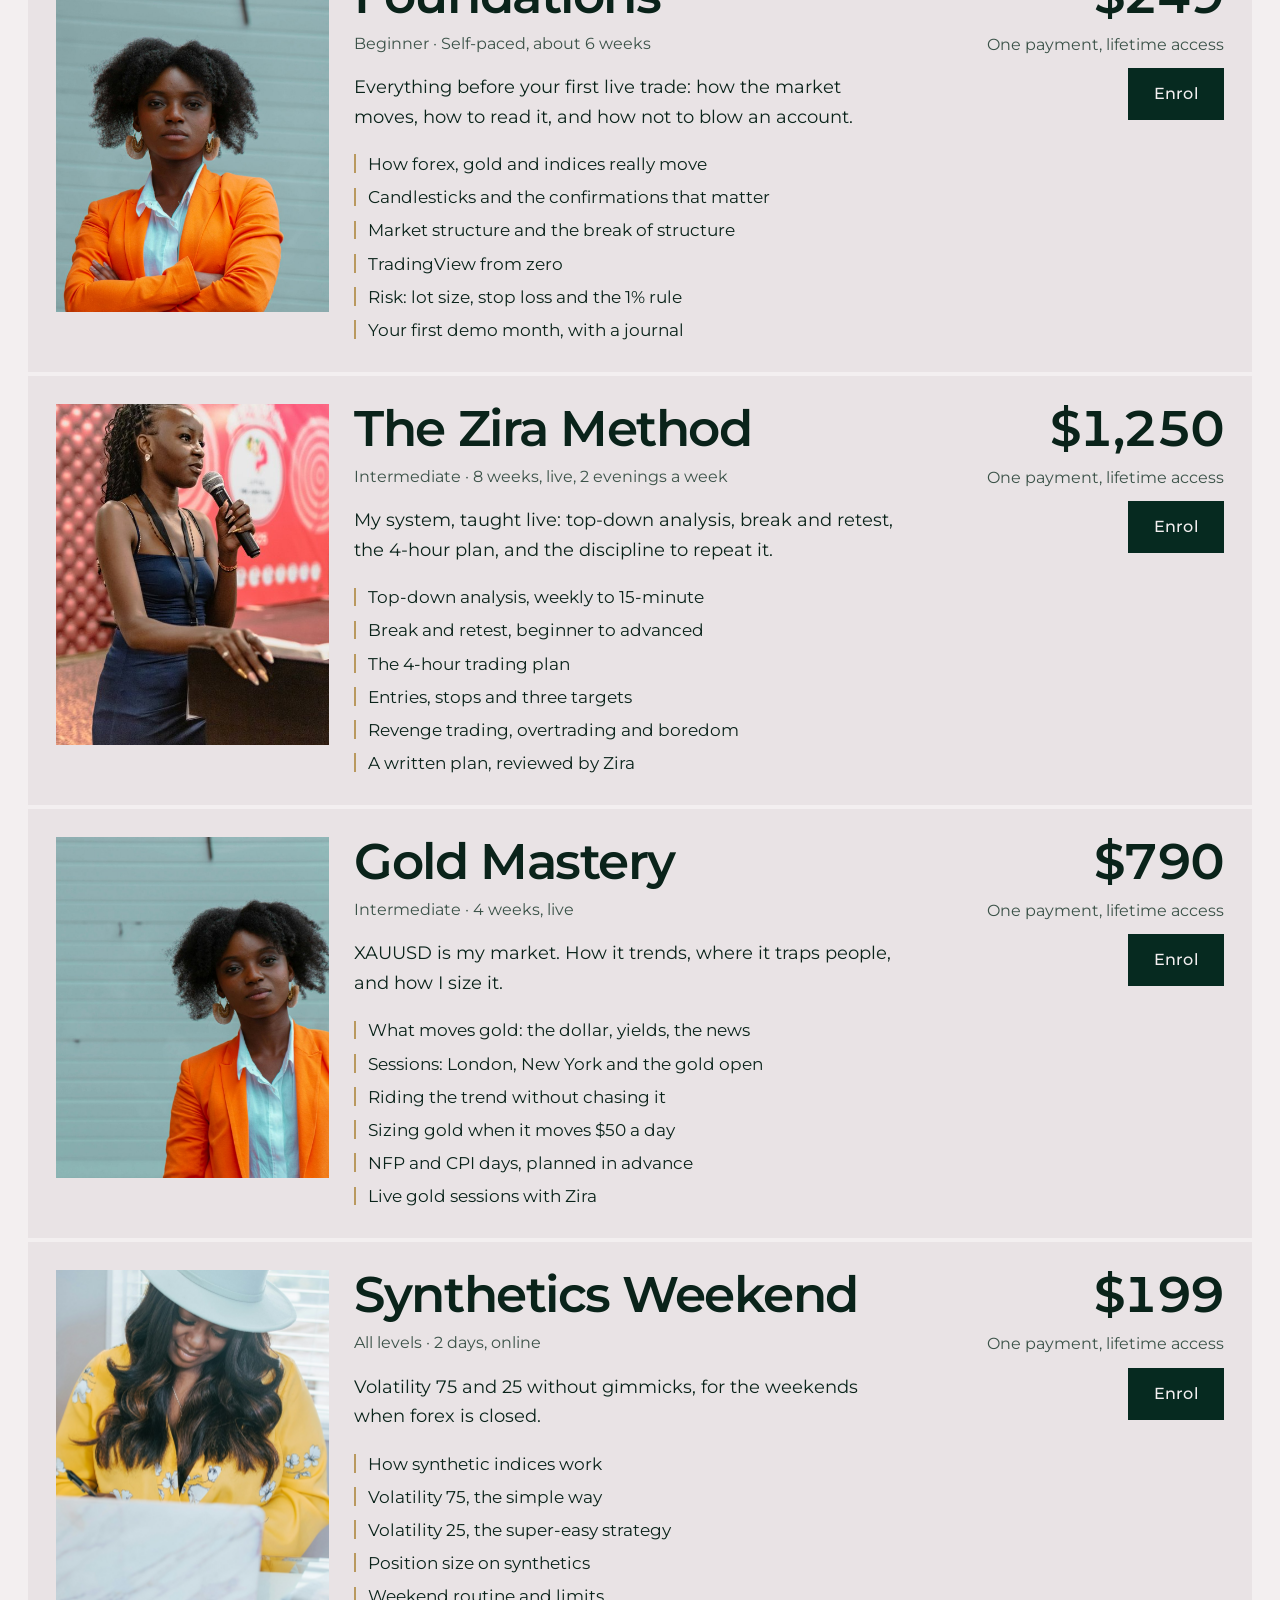
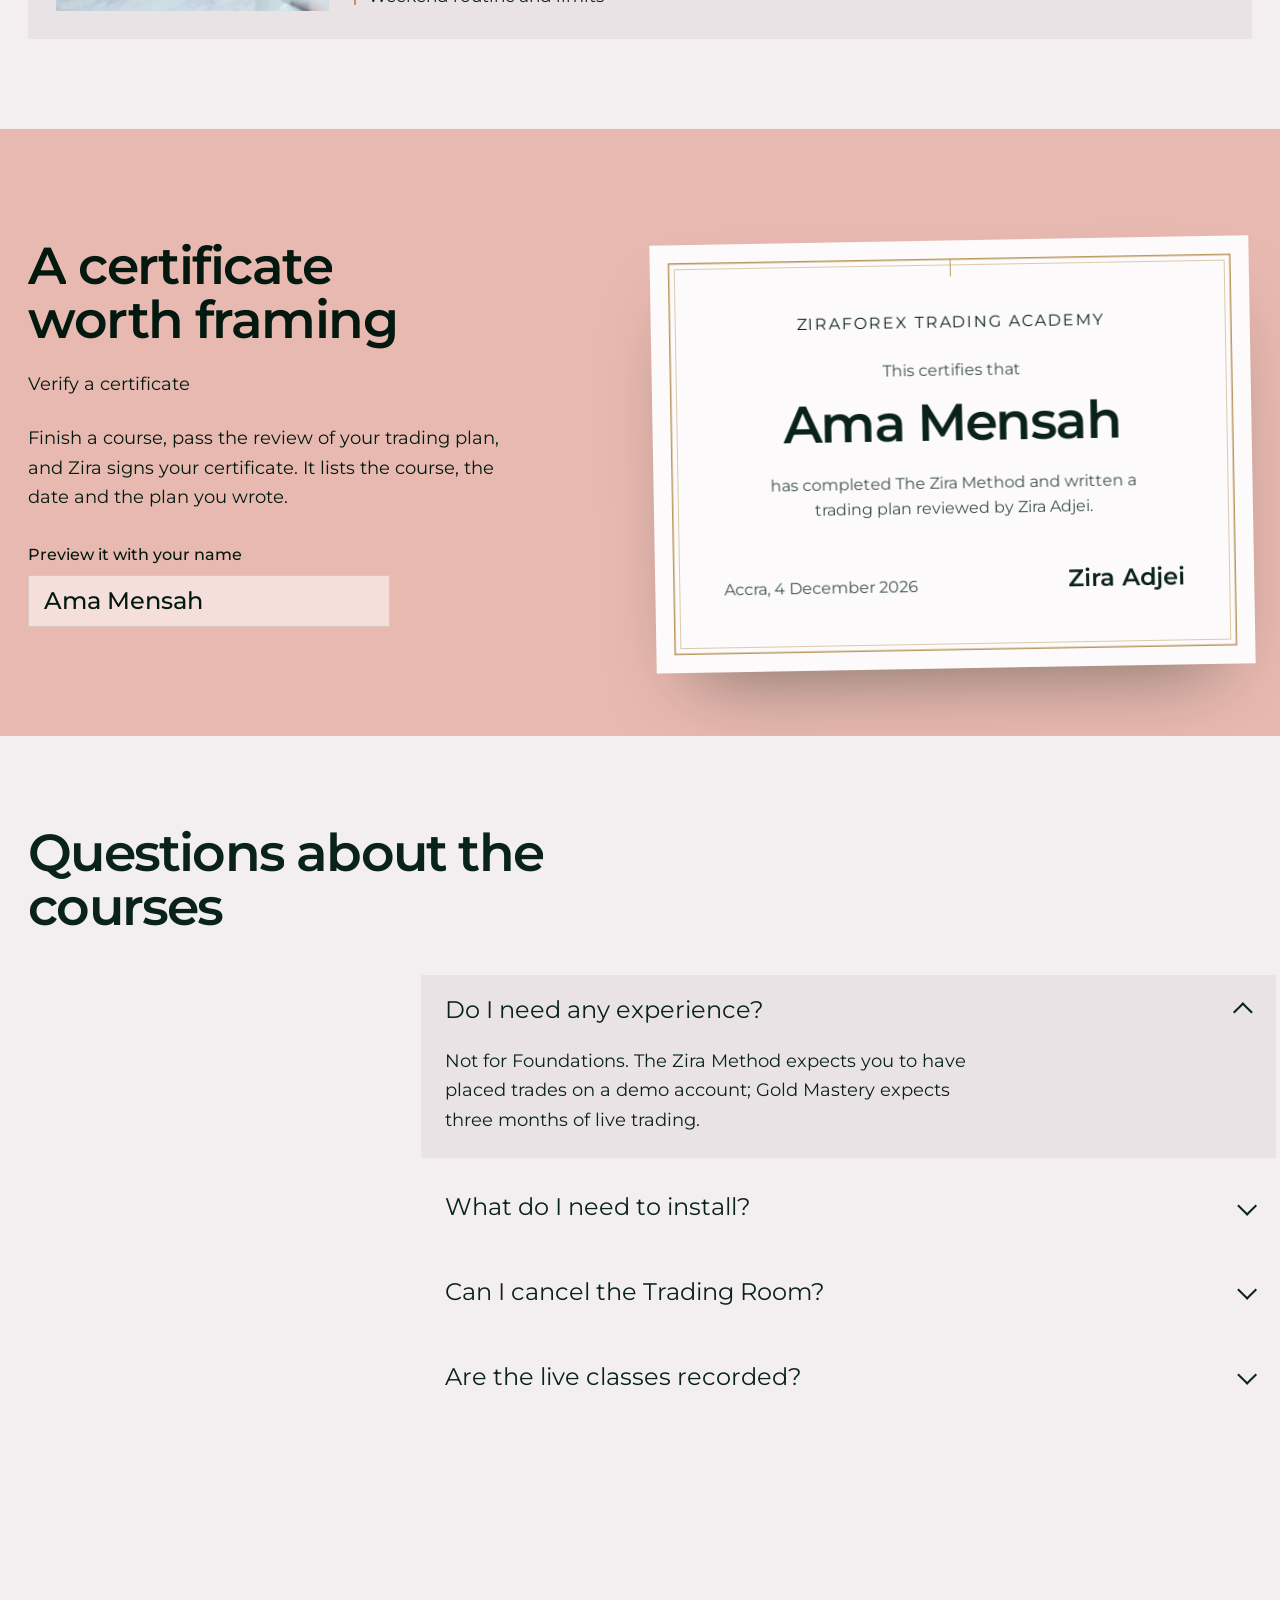
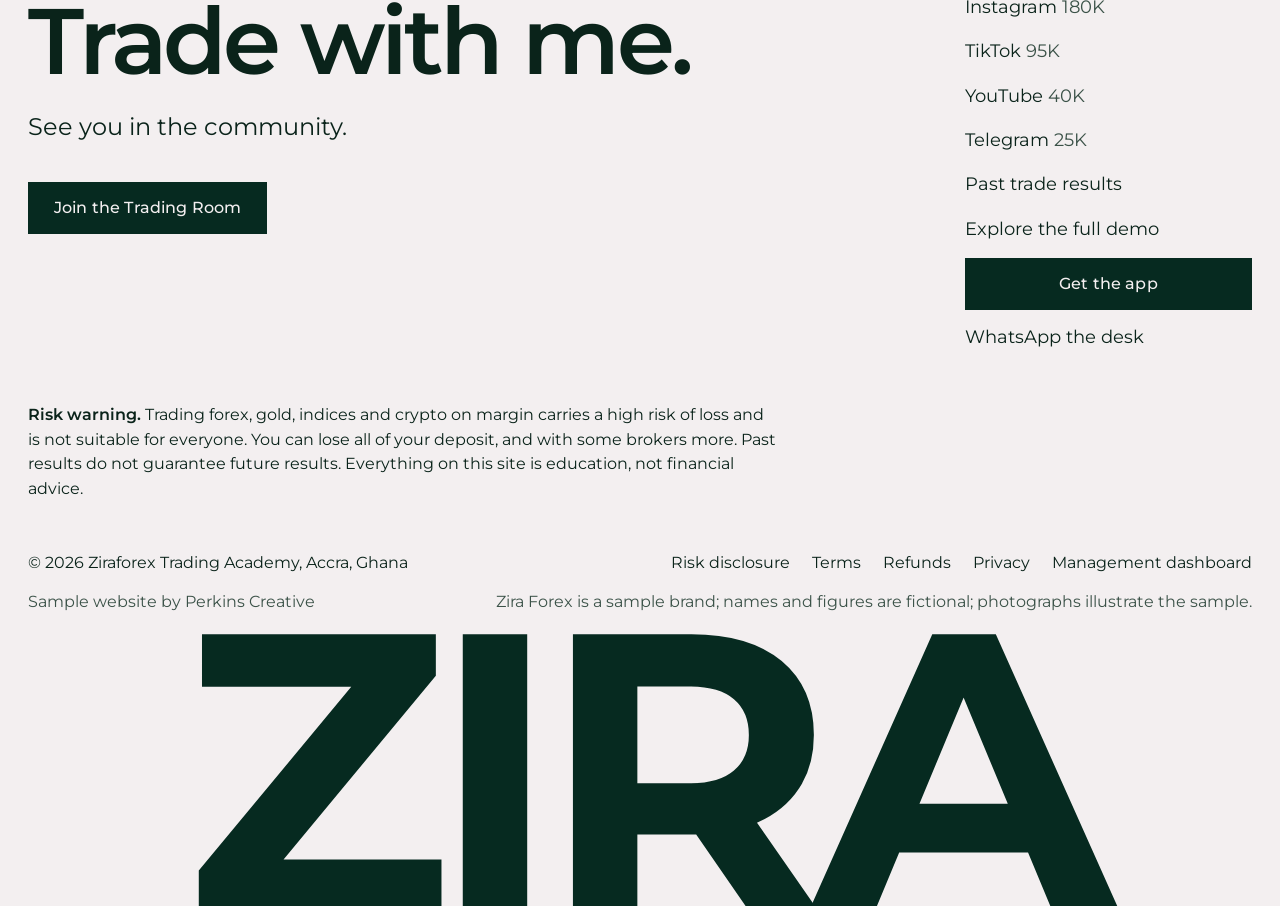
<file: academy.html>
<!doctype html>
<html lang="en">
<head>
<meta charset="utf-8">
<meta name="viewport" content="width=device-width, initial-scale=1, viewport-fit=cover">
<title>The Academy | Ziraforex Trading Academy</title>
<meta name="description" content="Ziraforex Trading Academy: Foundations, The Zira Method, Gold Mastery and Synthetics Weekend. Courses built around how Zira actually trades.">
<meta name="theme-color" content="#062a20">
<meta name="robots" content="noindex, nofollow">
<link rel="icon" href="assets/icons/favicon.svg" type="image/svg+xml">
<link rel="stylesheet" href="assets/css/style.css">
</head>
<body data-page="academy">
<main id="main">

  <section class="page-hero" data-tone="malachite">
    <div class="page-hero__pic"><img src="assets/img/full/portrait-21.jpg" alt="Zira Adjei in an orange blazer" width="1024" height="1536" fetchpriority="high" style="object-position:62% 4%"></div>
    <div class="page-hero__in">
      <h1 data-split>Trading courses</h1>
      <div class="page-hero__side">
        <p data-reveal>Explore the courses, see what each one teaches and choose where to start. Students can follow their lessons and progress in their student area.</p>
        <a class="btn" data-magnetic href="#courses" style="--b-bg:var(--rose);--b-fg:var(--deep)" data-reveal>See the courses</a>
      </div>
    </div>
  </section>

  <section class="section path" data-tone="malachite" id="path">
    <div class="wrap">
      <div class="split">
        <div class="split__l"><h2 data-split>One path, four steps up</h2><p data-reveal>Most students start with Foundations and a demo account, then learn the Zira Method live. Gold Mastery and mentorship are for traders who already keep a journal.</p></div>
        <div class="split__r"><ol class="steps-up" data-path></ol></div>
      </div>
    </div>
  </section>

  <section class="section" data-tone="pearl" id="courses">
    <div class="wrap">
      <h2 class="t-head" data-split style="margin-bottom:24px">The courses</h2>
      <div class="price__ccy" style="margin:0 0 40px"><span class="lbl">Prices in</span><div class="ccy glass glass--light" role="group" aria-label="Currency"></div><span class="t-small t-soft" data-ccy-note></span></div>
      <div class="courses" data-courses></div>
    </div>
  </section>

  <section class="section cert-sec" data-tone="rose" id="certificate">
    <div class="wrap grid" style="align-items:center">
      <div style="grid-column:1 / span 5">
        <h2 class="t-head" data-split>A certificate worth framing</h2><p data-reveal style="margin-top:22px"><a class="link" href="verify.html">Verify a certificate</a></p>
        <p data-reveal style="margin-top:22px;max-width:40ch">Finish a course, pass the review of your trading plan, and Zira signs your certificate. It lists the course, the date and the plan you wrote.</p>
        <label class="t-small" style="display:grid;gap:8px;margin-top:32px;max-width:360px;font-weight:500" data-reveal>Preview it with your name
          <span class="field" style="background:rgba(255,255,255,.55)"><input data-cert-name value="Ama Mensah" maxlength="28" aria-label="Your name"></span>
        </label>
      </div>
      <div style="grid-column:7 / span 6;perspective:1400px" data-reveal>
        <div class="cert" data-tilt="5" data-ui>
          <div class="cert__in">
            <div class="cert__mark">ZIRAFOREX TRADING ACADEMY</div>
            <p class="cert__lead">This certifies that</p>
            <p class="cert__name" data-cert-out>Ama Mensah</p>
            <p class="cert__lead">has completed The Zira Method and written a trading plan reviewed by Zira Adjei.</p>
            <div class="cert__foot"><span>Accra, <span data-cert-date></span></span><span class="cert__sig">Zira Adjei</span></div>
            <span class="cert__wick" aria-hidden="true"></span>
          </div>
        </div>
      </div>
    </div>
  </section>

  <section class="section faq" data-tone="pearl" id="faq">
    <div class="wrap">
      <h2 data-split>Questions about the courses</h2>
      <div class="faq__list"><div data-faq></div></div>
    </div>
  </section>

  <div data-footer></div>
</main>
<script src="assets/vendor/gsap.min.js"></script>
<script src="assets/vendor/ScrollTrigger.min.js"></script>
<script src="assets/vendor/lenis.min.js"></script>
<script src="assets/js/data.js"></script>
<script src="assets/js/site.js"></script>
<script src="assets/js/desk.js"></script>
<script src="assets/js/inner.js"></script>
</body>
</html>
</file>
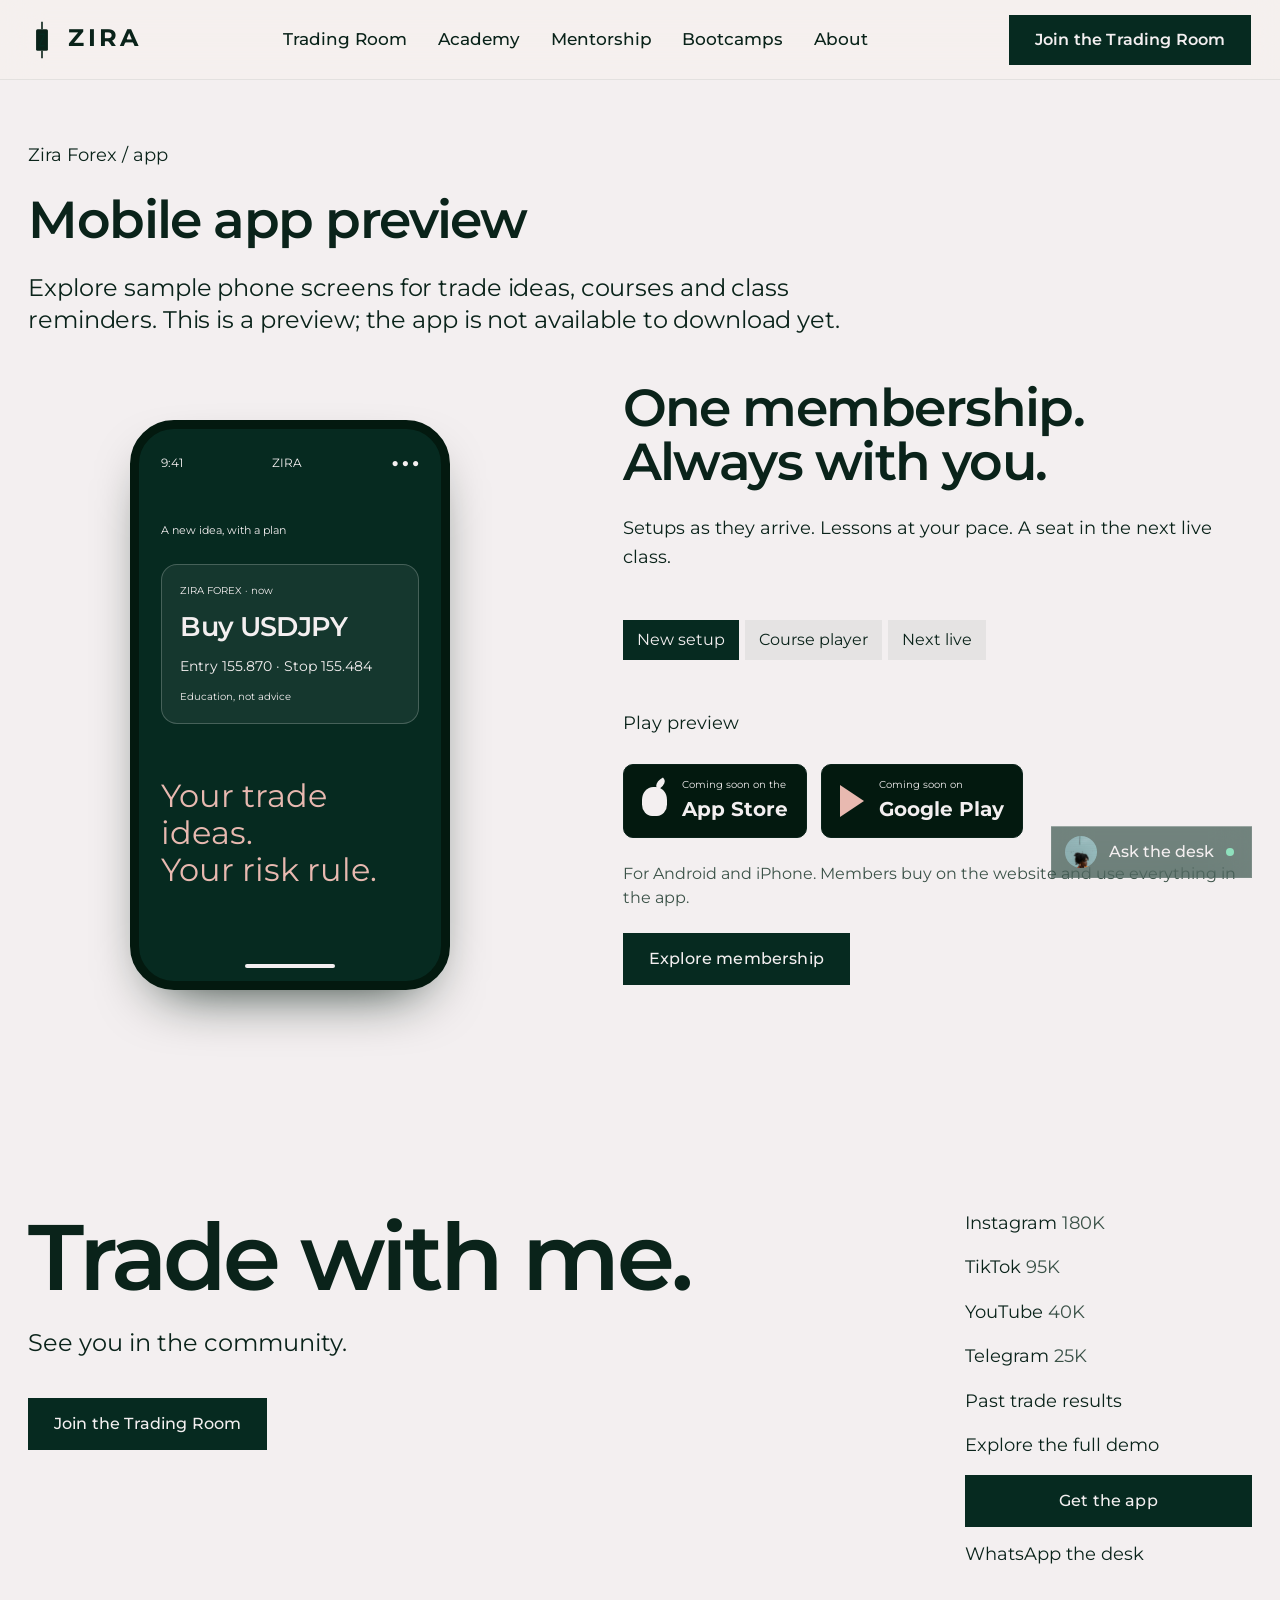
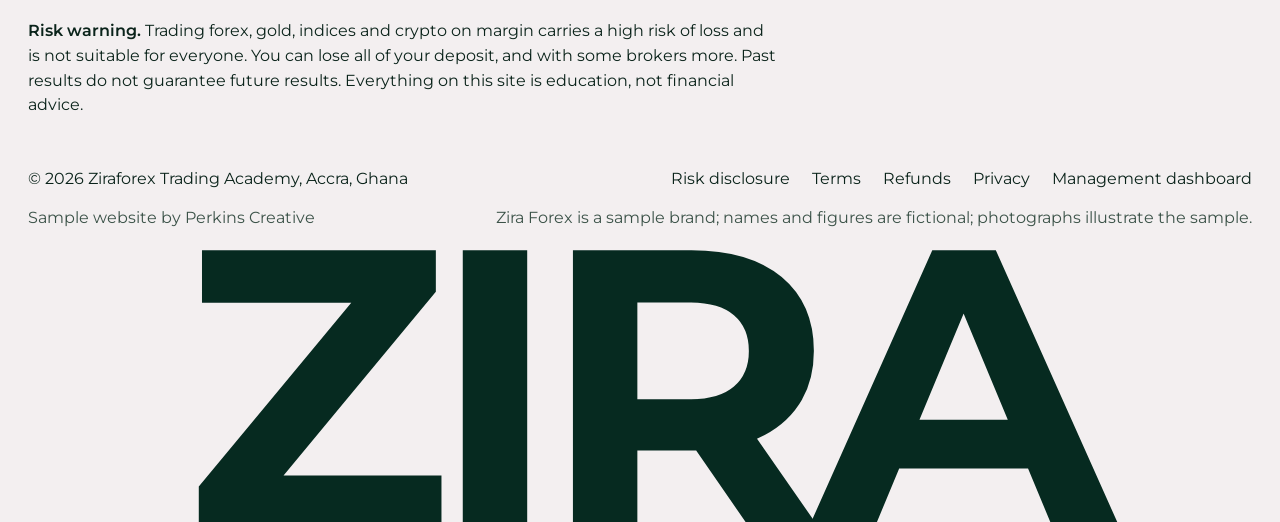
<file: app.html>
<!doctype html>
<html lang="en">
<head>
<meta charset="utf-8">
<meta name="viewport" content="width=device-width, initial-scale=1, viewport-fit=cover">
<title>Mobile app preview | Zira Forex</title>
<meta name="theme-color" content="#062a20">
<meta name="robots" content="noindex">
<link rel="icon" href="assets/icons/favicon.svg" type="image/svg+xml">
<link rel="stylesheet" href="assets/css/style.css">
</head>
<body data-page="app"><main id="main"><section class="section eco-page" data-tone="pearl"><div class="wrap"><div class="eco-intro" data-reveal><p class="lbl">Zira Forex / app</p><h1 class="t-head">Mobile app preview</h1><p class="t-lead">Explore sample phone screens for trade ideas, courses and class reminders. This is a preview; the app is not available to download yet.</p></div><div data-app-demo></div></div></section><div data-footer></div></main>
<script src="assets/vendor/gsap.min.js"></script>
<script src="assets/vendor/ScrollTrigger.min.js"></script>
<script src="assets/vendor/lenis.min.js"></script>
<script src="assets/js/data.js"></script>
<script src="assets/js/site.js"></script>
<script src="assets/js/store.js"></script>
<script src="assets/js/desk.js"></script>
<script src="assets/js/inner.js"></script>
<script src="assets/js/ecosystem.js"></script>
</body>
</html>
</file>
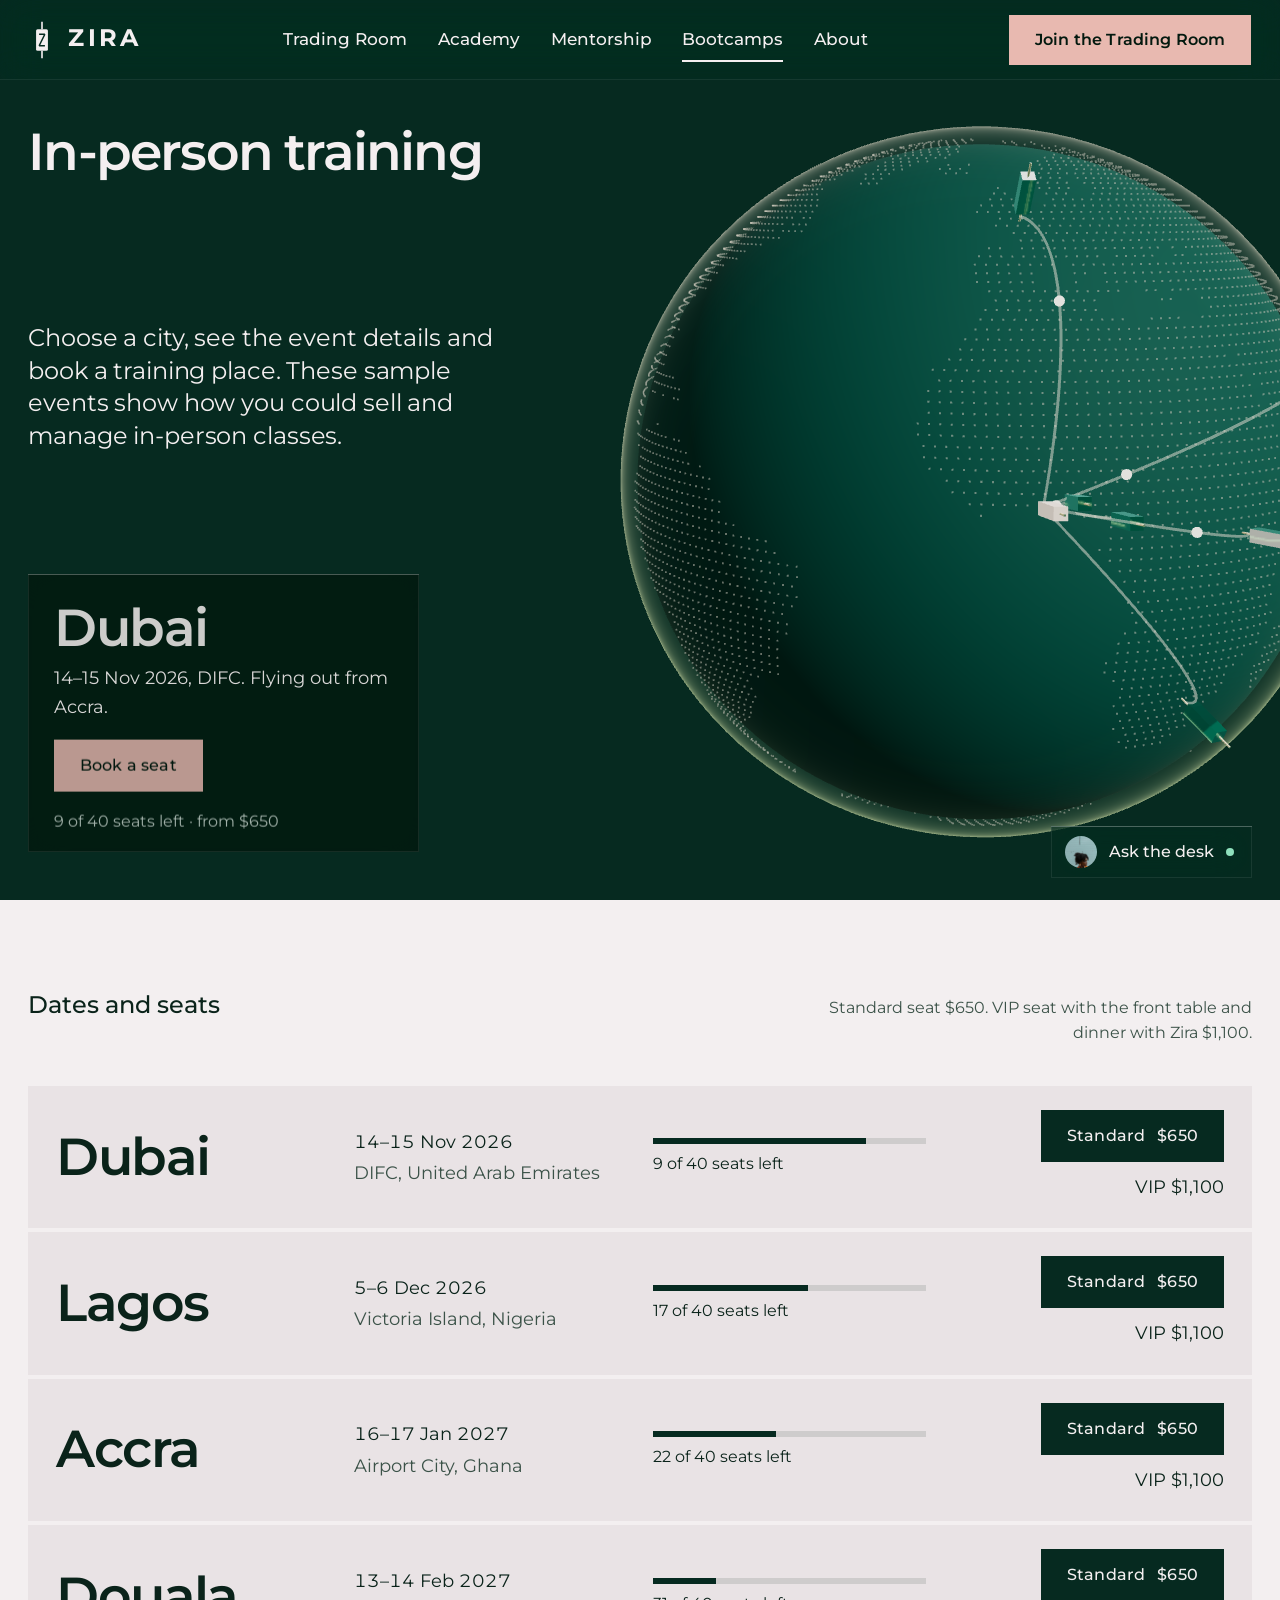
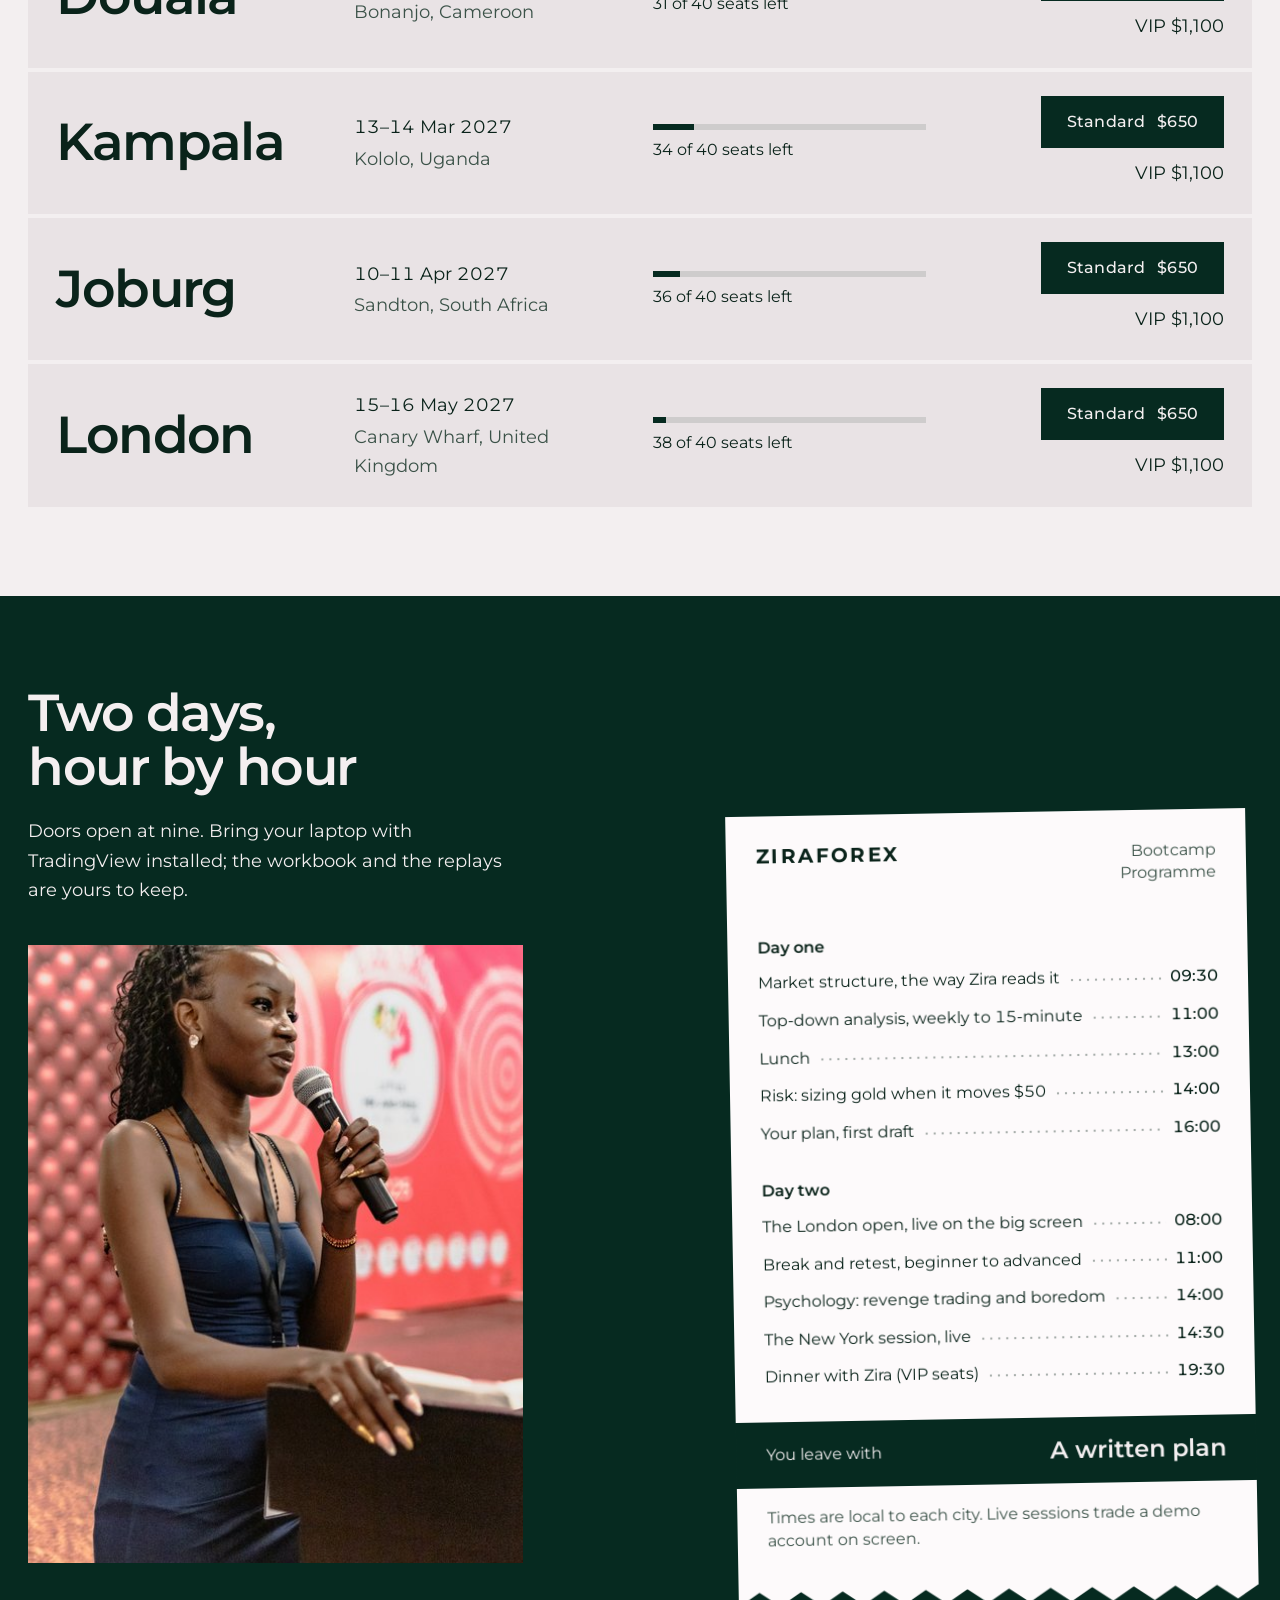
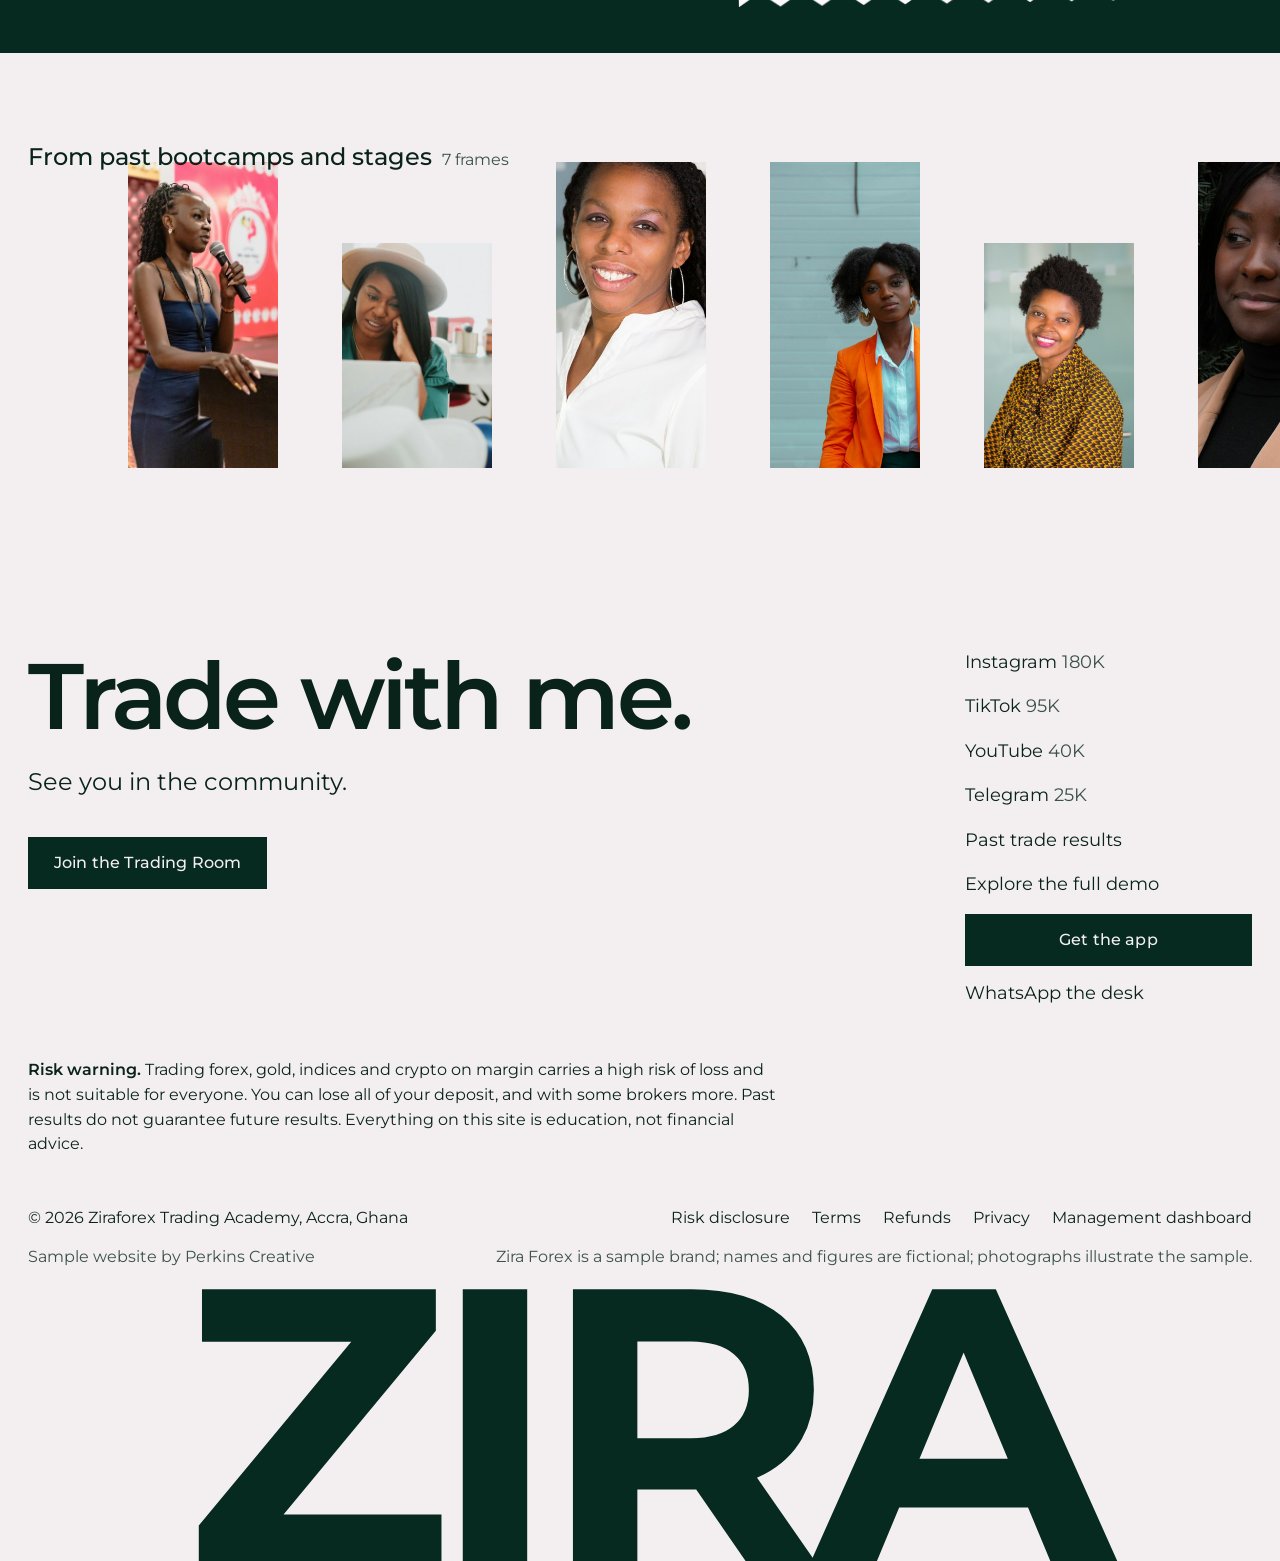
<file: bootcamps.html>
<!doctype html>
<html lang="en">
<head>
<meta charset="utf-8">
<meta name="viewport" content="width=device-width, initial-scale=1, viewport-fit=cover">
<title>The Bootcamp Tour 2026&ndash;27 | Zira Forex</title>
<meta name="description" content="Two days in the room with Zira. Dubai, Lagos, Accra, Douala, Kampala, Johannesburg and London. Forty seats a city.">
<meta name="theme-color" content="#062a20">
<meta name="robots" content="noindex, nofollow">
<link rel="icon" href="assets/icons/favicon.svg" type="image/svg+xml">
<link rel="stylesheet" href="assets/css/style.css">
</head>
<body data-page="bootcamps">
<main id="main">

  <section class="globe-sec" data-tone="malachite" id="top">
    <canvas class="globe-gl" aria-hidden="true"></canvas>
    <div class="globe-sec__copy">
      <h1 data-split>In-person training</h1>
      <div class="side" data-reveal><p class="t-lead">Choose a city, see the event details and book a training place. These sample events show how you could sell and manage in-person classes.</p></div>
      <div class="globe-sec__card glass" data-city-card aria-live="polite">
        <h2 data-cc-city>Dubai</h2>
        <p data-cc-line></p>
        <div style="display:flex;gap:18px;align-items:center;margin-top:16px;flex-wrap:wrap"><a class="btn" data-cc-book href="checkout.html?item=camp-dubai" style="--b-bg:var(--rose);--b-fg:var(--deep)">Book a seat</a><span class="t-small t-soft" data-cc-seats></span></div>
      </div>
    </div>
  </section>

  <section class="section" data-tone="pearl" id="dates">
    <div class="wrap">
      <div class="tour__head"><h2 class="t-head" data-split>Dates and seats</h2><p data-reveal>Standard seat <span data-usd="650">$650</span>. VIP seat with the front table and dinner with Zira <span data-usd="1100">$1,100</span>.</p></div>
      <div class="camps" data-camps></div>
      <p class="tour__note">Standard seat <span data-usd="650">$650</span>. VIP seat with the front table and dinner with Zira <span data-usd="1100">$1,100</span>.</p>
    </div>
  </section>

  <section class="section" data-tone="malachite" id="days">
    <div class="wrap grid" style="align-items:start">
      <div style="grid-column:1 / span 5">
        <h2 class="t-head" data-split>Two days, hour by hour</h2>
        <p data-reveal style="margin-top:22px;max-width:40ch">Doors open at nine. Bring your laptop with TradingView installed; the workbook and the replays are yours to keep.</p>
        <figure data-reveal style="margin-top:40px"><img src="assets/img/full/event-1.jpg" alt="Speaker holding a microphone at an event" width="540" height="768" loading="lazy" style="width:100%;aspect-ratio:4/5;object-fit:cover"></figure>
      </div>
      <div class="slip-wrap" style="grid-column:7 / span 6" data-reveal>
        <div class="slip" data-tilt="3" data-ui style="width:min(100%,520px)">
          <div class="slip__head"><span class="slip__brand">ZIRAFOREX</span><span class="slip__meta">Bootcamp<br>Programme</span></div>
          <h4>Day one</h4>
          <div class="row"><span>Market structure, the way Zira reads it</span><span class="dots"></span><span class="v">09:30</span></div>
          <div class="row"><span>Top-down analysis, weekly to 15-minute</span><span class="dots"></span><span class="v">11:00</span></div>
          <div class="row"><span>Lunch</span><span class="dots"></span><span class="v">13:00</span></div>
          <div class="row"><span>Risk: sizing gold when it moves $50</span><span class="dots"></span><span class="v">14:00</span></div>
          <div class="row"><span>Your plan, first draft</span><span class="dots"></span><span class="v">16:00</span></div>
          <h4>Day two</h4>
          <div class="row"><span>The London open, live on the big screen</span><span class="dots"></span><span class="v">08:00</span></div>
          <div class="row"><span>Break and retest, beginner to advanced</span><span class="dots"></span><span class="v">11:00</span></div>
          <div class="row"><span>Psychology: revenge trading and boredom</span><span class="dots"></span><span class="v">14:00</span></div>
          <div class="row"><span>The New York session, live</span><span class="dots"></span><span class="v">14:30</span></div>
          <div class="row"><span>Dinner with Zira (VIP seats)</span><span class="dots"></span><span class="v">19:30</span></div>
          <div class="slip__total"><span>You leave with</span><strong>A written plan</strong></div>
          <p class="slip__note">Times are local to each city. Live sessions trade a demo account on screen.</p>
        </div>
      </div>
    </div>
  </section>

  <section class="road" data-tone="pearl" id="gallery" style="min-height:0;padding:var(--section) 0">
    <div class="road__title"><h2>From past bootcamps and stages</h2><span data-road-count></span></div>
    <div class="road__strip" data-road-list tabindex="0" aria-label="Photographs from past bootcamps. Scroll sideways."></div>
  </section>

  <div data-footer></div>
</main>
<script src="assets/vendor/gsap.min.js"></script>
<script src="assets/vendor/ScrollTrigger.min.js"></script>
<script src="assets/vendor/lenis.min.js"></script>
<script src="assets/vendor/three.min.js"></script>
<script src="assets/js/data.js"></script>
<script src="assets/js/site.js"></script>
<script src="assets/js/globe3d.js"></script>
<script src="assets/js/desk.js"></script>
<script src="assets/js/inner.js"></script>
</body>
</html>
</file>
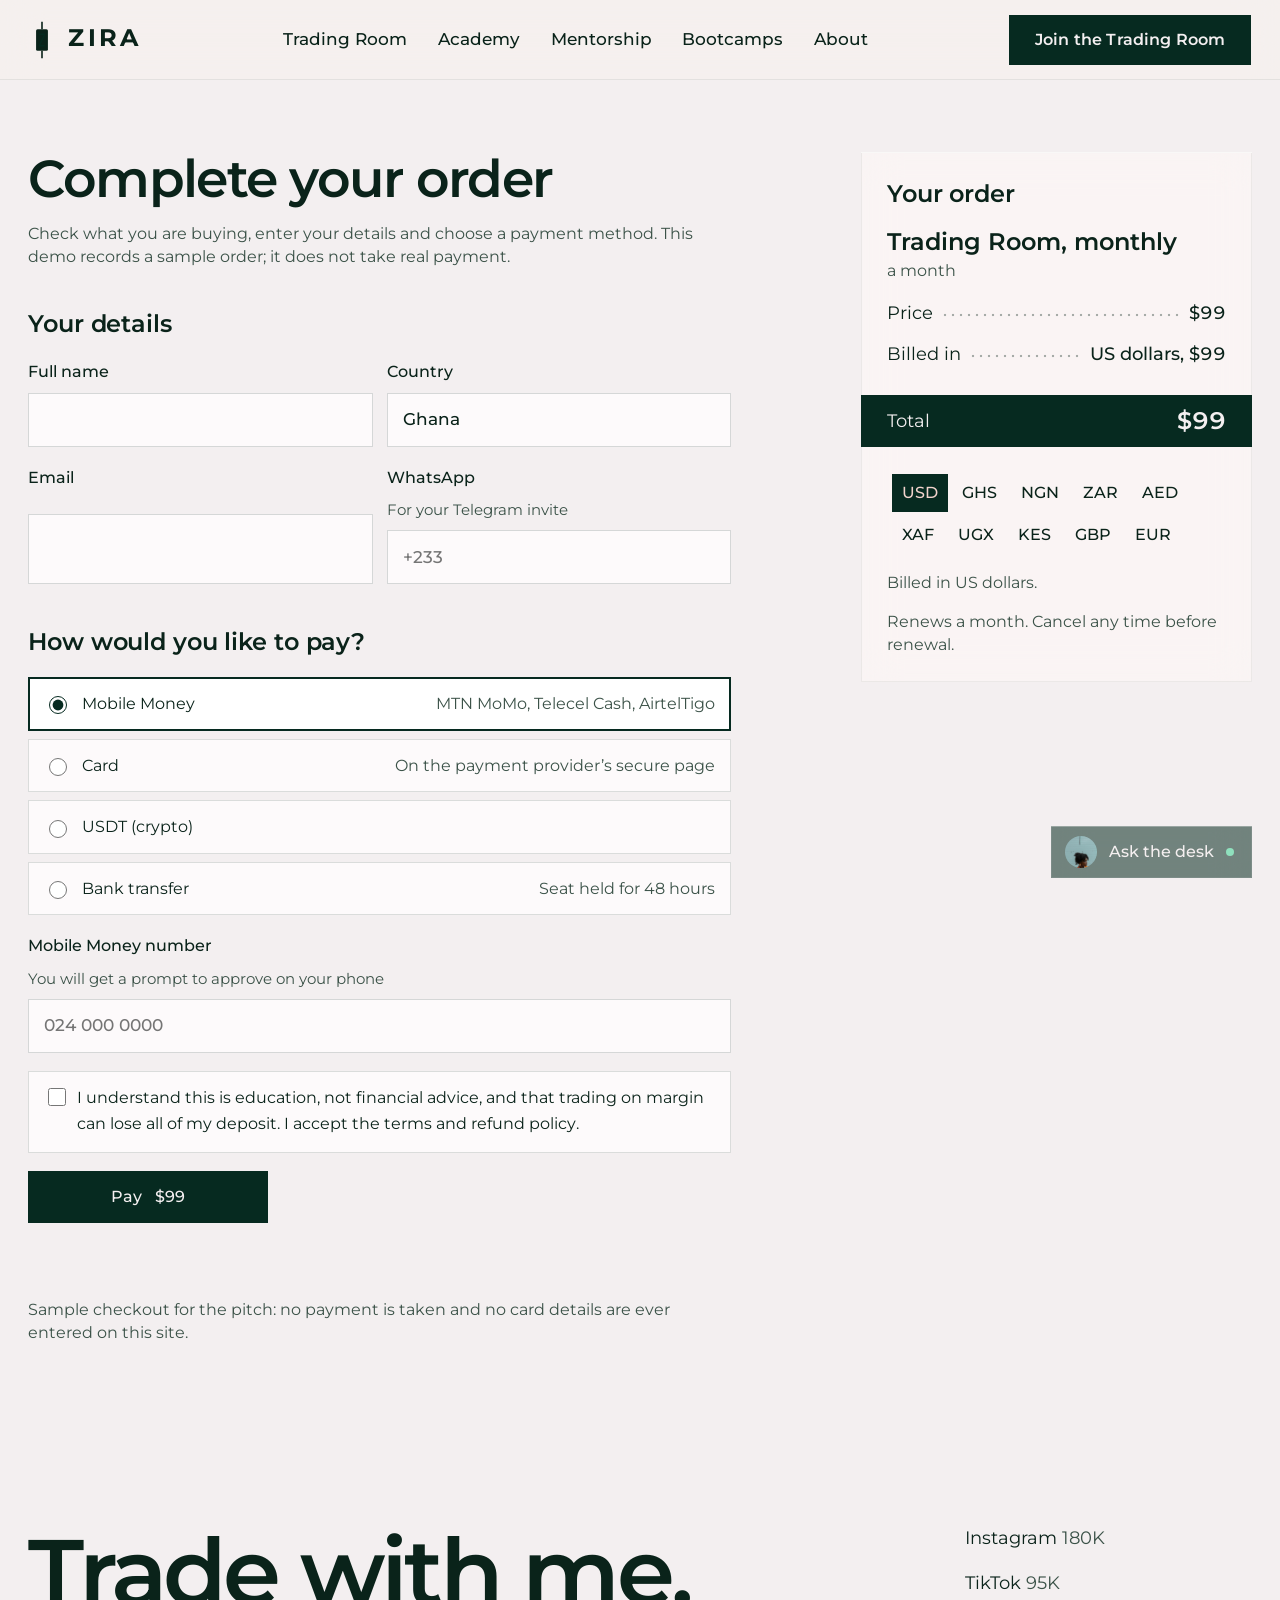
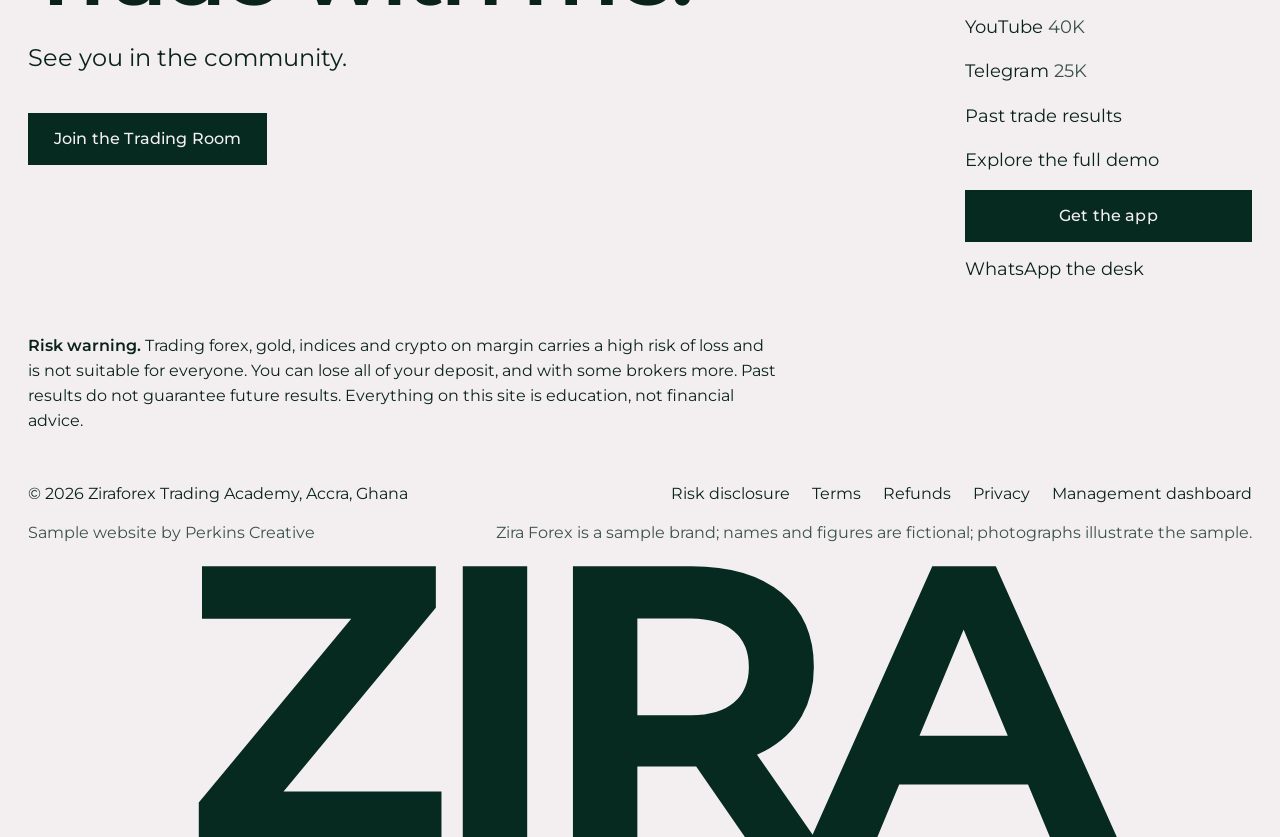
<file: checkout.html>
<!doctype html>
<html lang="en">
<head>
<meta charset="utf-8">
<meta name="viewport" content="width=device-width, initial-scale=1, viewport-fit=cover">
<title>Checkout | Zira Forex</title>
<meta name="theme-color" content="#062a20">
<meta name="robots" content="noindex">
<link rel="icon" href="assets/icons/favicon.svg" type="image/svg+xml">
<link rel="stylesheet" href="assets/css/style.css">
</head>
<body data-page="checkout">
<main id="main">
  <section class="section checkout" data-tone="pearl" style="padding-top:calc(var(--nav-h) + 72px)">
    <div class="wrap grid" style="align-items:start">
      <div class="co-main" style="grid-column:1 / span 7">
        <h1 class="t-head" data-split>Complete your order</h1><p class="t-small t-soft" style="margin-top:16px">Check what you are buying, enter your details and choose a payment method. This demo records a sample order; it does not take real payment.</p>
        <form class="form" data-co novalidate style="margin-top:40px">
          <h2 class="t-lead">Your details</h2>
          <div class="row2"><label>Full name<input name="name" autocomplete="name" required></label><label>Country<input name="country" autocomplete="country-name" required value="Ghana"></label></div>
          <div class="row2"><label>Email<input name="email" type="email" autocomplete="email" required></label><label>WhatsApp <span class="hint">For your Telegram invite</span><input name="wa" type="tel" autocomplete="tel" placeholder="+233"></label></div>
          <h2 class="t-lead" style="margin-top:24px">How would you like to pay?</h2>
          <div class="choice" role="radiogroup" aria-label="Payment method">
            <label><input type="radio" name="method" value="Mobile Money" checked> Mobile Money <span class="t-soft t-small" style="margin-left:auto">MTN MoMo, Telecel Cash, AirtelTigo</span></label>
            <label><input type="radio" name="method" value="Card"> Card <span class="t-soft t-small" style="margin-left:auto">On the payment provider&rsquo;s secure page</span></label>
            <label><input type="radio" name="method" value="USDT"> USDT (crypto)</label>
            <label><input type="radio" name="method" value="Bank transfer"> Bank transfer <span class="t-soft t-small" style="margin-left:auto">Seat held for 48 hours</span></label>
          </div>
          <div data-pay-detail></div>
          <label class="agree"><input type="checkbox" name="risk" required><span>I understand this is education, not financial advice, and that trading on margin can lose all of my deposit. I accept the <a class="link" href="policies.html#terms">terms</a> and <a class="link" href="policies.html#refunds">refund policy</a>.</span></label>
          <button class="btn" type="submit" data-pay style="justify-self:start;min-width:240px">Pay <span data-co-total></span></button>
          <p class="console__warn" data-co-msg aria-live="polite"></p>
          <p class="t-small t-soft">Sample checkout for the pitch: no payment is taken and no card details are ever entered on this site.</p>
        </form>
        <div class="co-done" data-co-done hidden></div>
      </div>
      <aside class="co-sum glass glass--light" style="grid-column:9 / span 4" data-co-sum aria-live="polite"></aside>
    </div>
  </section>
  <div data-footer></div>
</main>
<script src="assets/vendor/gsap.min.js"></script>
<script src="assets/vendor/ScrollTrigger.min.js"></script>
<script src="assets/vendor/lenis.min.js"></script>
<script src="assets/js/data.js"></script>
<script src="assets/js/site.js"></script>
<script src="assets/js/store.js"></script>
<script src="assets/js/desk.js"></script>
<script src="assets/js/inner.js"></script>
</body>
</html>
</file>
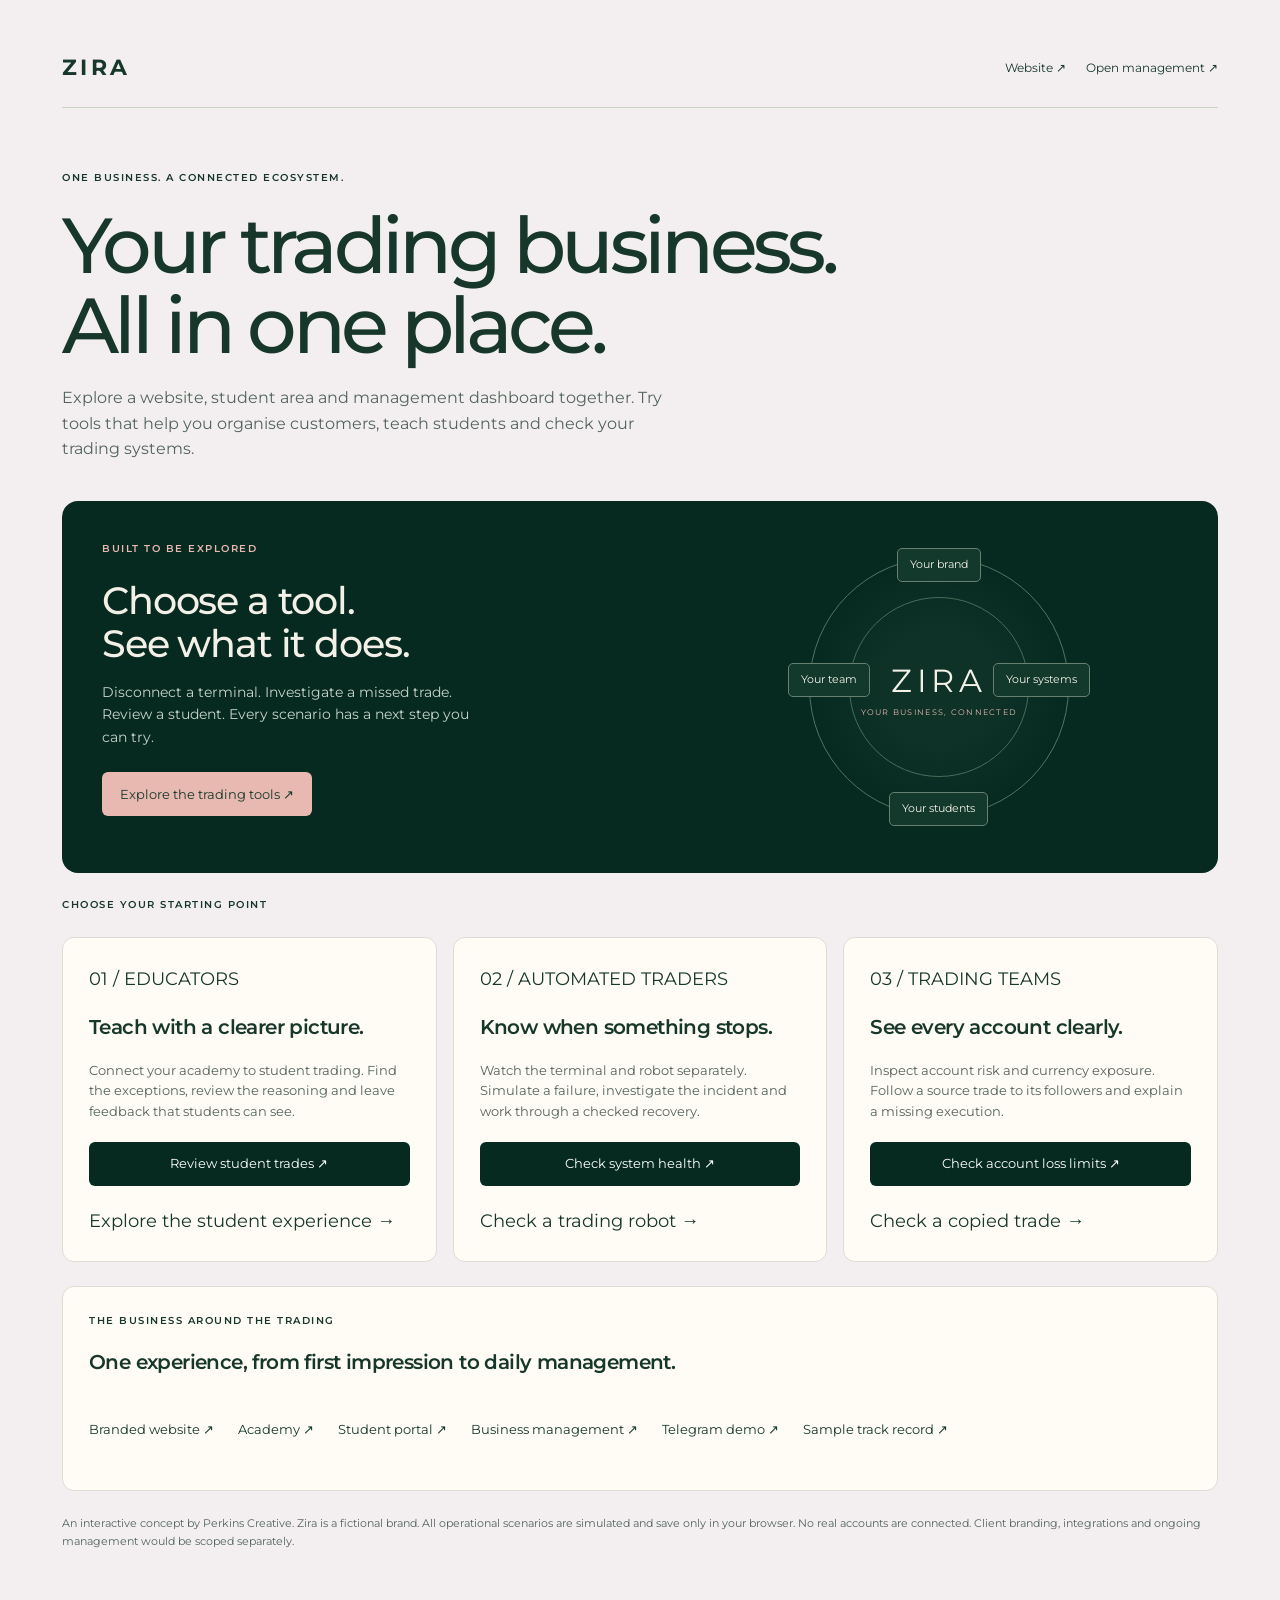
<file: demo.html>
<!doctype html>
<html lang="en">
<head><meta charset="utf-8"><meta name="viewport" content="width=device-width, initial-scale=1"><title>Explore the ecosystem | Zira</title><meta name="description" content="Explore a connected demo for forex educators, automated traders and trading teams."><meta name="robots" content="noindex"><meta name="theme-color" content="#062a20"><link rel="icon" href="assets/icons/favicon.svg"><link rel="stylesheet" href="assets/css/style.css"><link rel="stylesheet" href="assets/css/operations.css"></head>
<body class="ops-demo-page" data-no-shell data-no-desk><main class="ops" id="main">
<nav class="ops-entry-nav" aria-label="Demo navigation"><a href="index.html"><strong>ZIRA</strong></a><div><a href="index.html">Website ↗</a><a href="admin/index.html#operations">Open management ↗</a></div></nav>
<header class="ops-entry-title"><p class="ops-eyebrow">ONE BUSINESS. A CONNECTED ECOSYSTEM.</p><h1>Your trading business.<br>All in one place.</h1><p>Explore a website, student area and management dashboard together. Try tools that help you organise customers, teach students and check your trading systems.</p></header>
<section class="ops-hero"><div><p class="ops-eyebrow">BUILT TO BE EXPLORED</p><h2>Choose a tool.<br>See what it does.</h2><p>Disconnect a terminal. Investigate a missed trade. Review a student. Every scenario has a next step you can try.</p><a class="b b--rose" href="admin/index.html#operations">Explore the trading tools ↗</a></div><div class="ops-orbit" aria-label="Connected ecosystem"><span class="ops-orbit-center">ZIRA<small>YOUR BUSINESS, CONNECTED</small></span><span class="ops-node n1">Your brand</span><span class="ops-node n2">Your systems</span><span class="ops-node n3">Your students</span><span class="ops-node n4">Your team</span></div></section>
<p class="ops-eyebrow">CHOOSE YOUR STARTING POINT</p>
<section class="ops-paths" aria-label="Demo paths">
<article class="ops-card"><span class="ops-number">01 / EDUCATORS</span><h2>Teach with a clearer picture.</h2><p>Connect your academy to student trading. Find the exceptions, review the reasoning and leave feedback that students can see.</p><a class="b" href="admin/index.html#coaching">Review student trades ↗</a><a href="portal.html">Explore the student experience →</a></article>
<article class="ops-card"><span class="ops-number">02 / AUTOMATED TRADERS</span><h2>Know when something stops.</h2><p>Watch the terminal and robot separately. Simulate a failure, investigate the incident and work through a checked recovery.</p><a class="b" href="admin/index.html#infrastructure">Check system health ↗</a><a href="admin/index.html#software">Check a trading robot →</a></article>
<article class="ops-card"><span class="ops-number">03 / TRADING TEAMS</span><h2>See every account clearly.</h2><p>Inspect account risk and currency exposure. Follow a source trade to its followers and explain a missing execution.</p><a class="b" href="admin/index.html#risk">Check account loss limits ↗</a><a href="admin/index.html#copying">Check a copied trade →</a></article>
</section>
<section class="ops-card"><p class="ops-eyebrow">THE BUSINESS AROUND THE TRADING</p><h2>One experience, from first impression to daily management.</h2><nav class="ops-entry-links" aria-label="Existing features"><a href="index.html">Branded website ↗</a><a href="academy.html">Academy ↗</a><a href="portal.html">Student portal ↗</a><a href="admin/index.html#today">Business management ↗</a><a href="admin/index.html#telegram">Telegram demo ↗</a><a href="results.html">Sample track record ↗</a></nav></section>
<p class="ops-disclosure">An interactive concept by Perkins Creative. Zira is a fictional brand. All operational scenarios are simulated and save only in your browser. No real accounts are connected. Client branding, integrations and ongoing management would be scoped separately.</p>
</main></body></html>
</file>
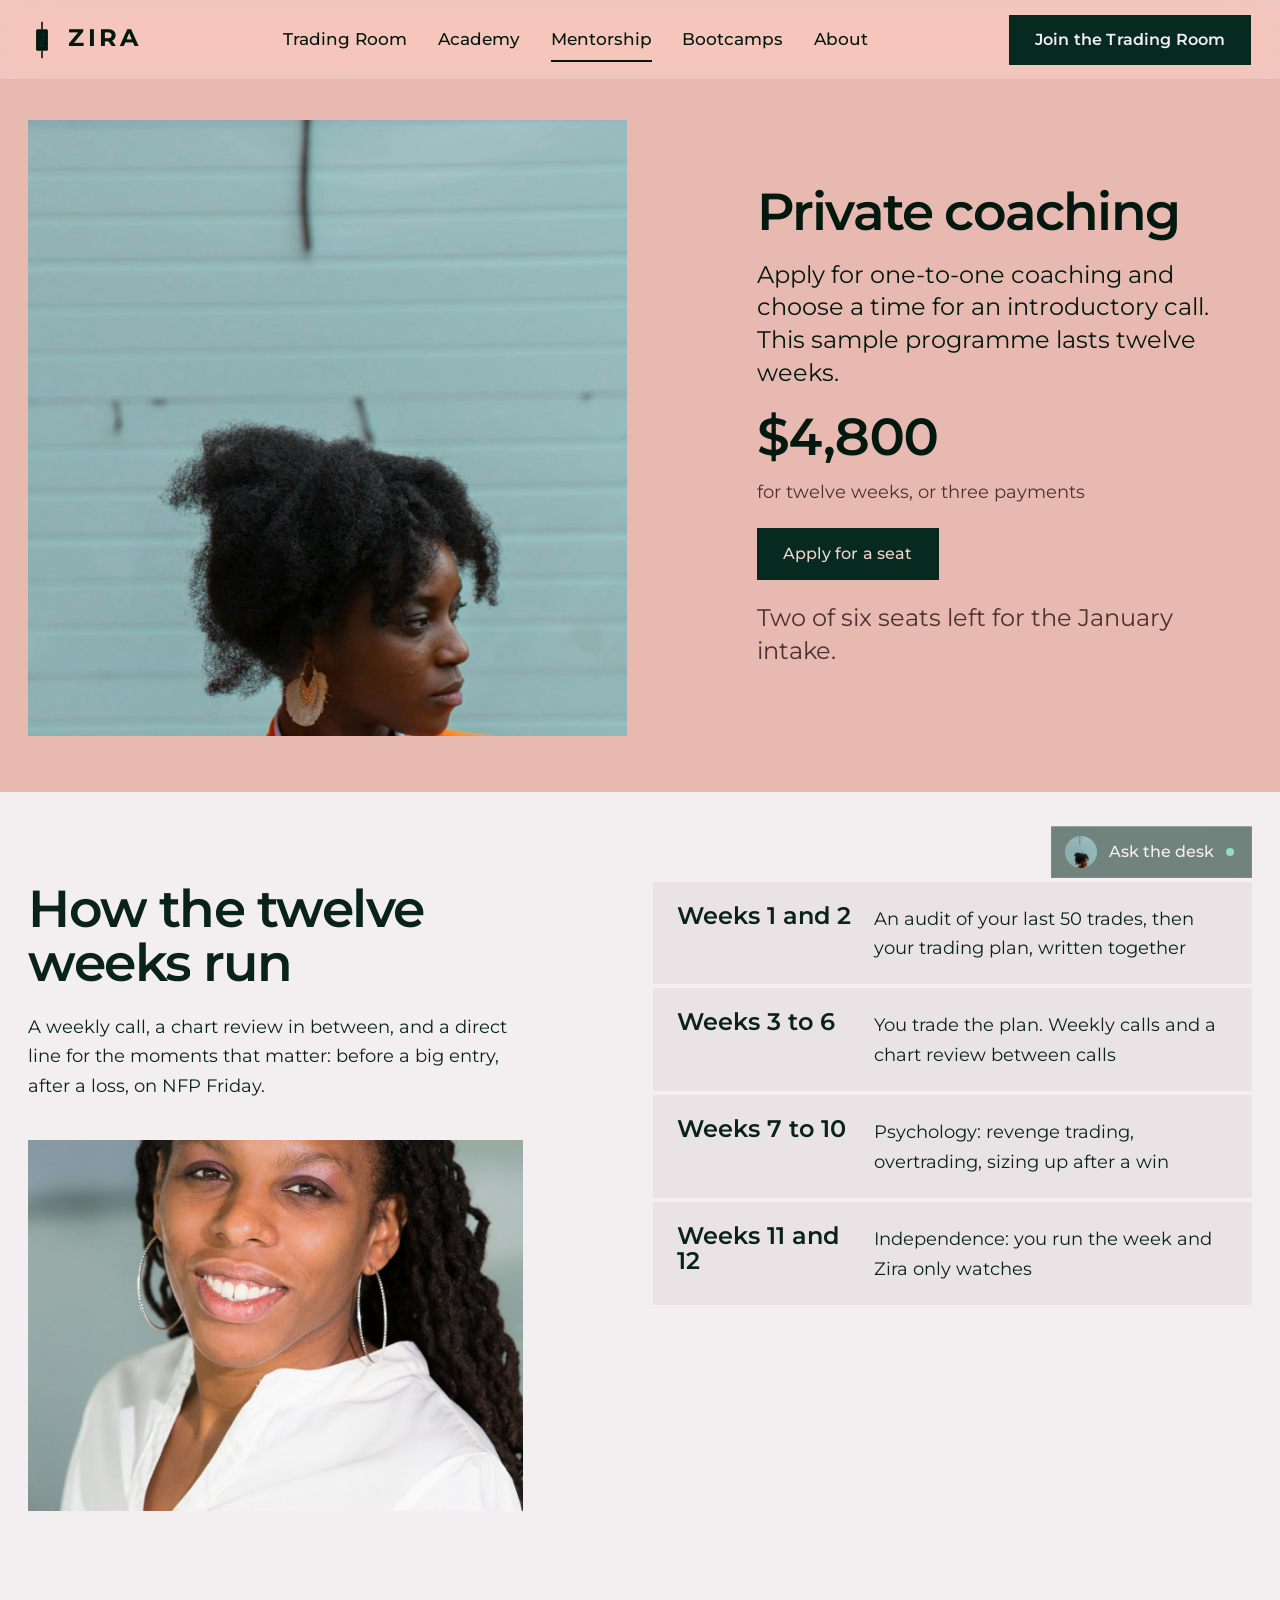
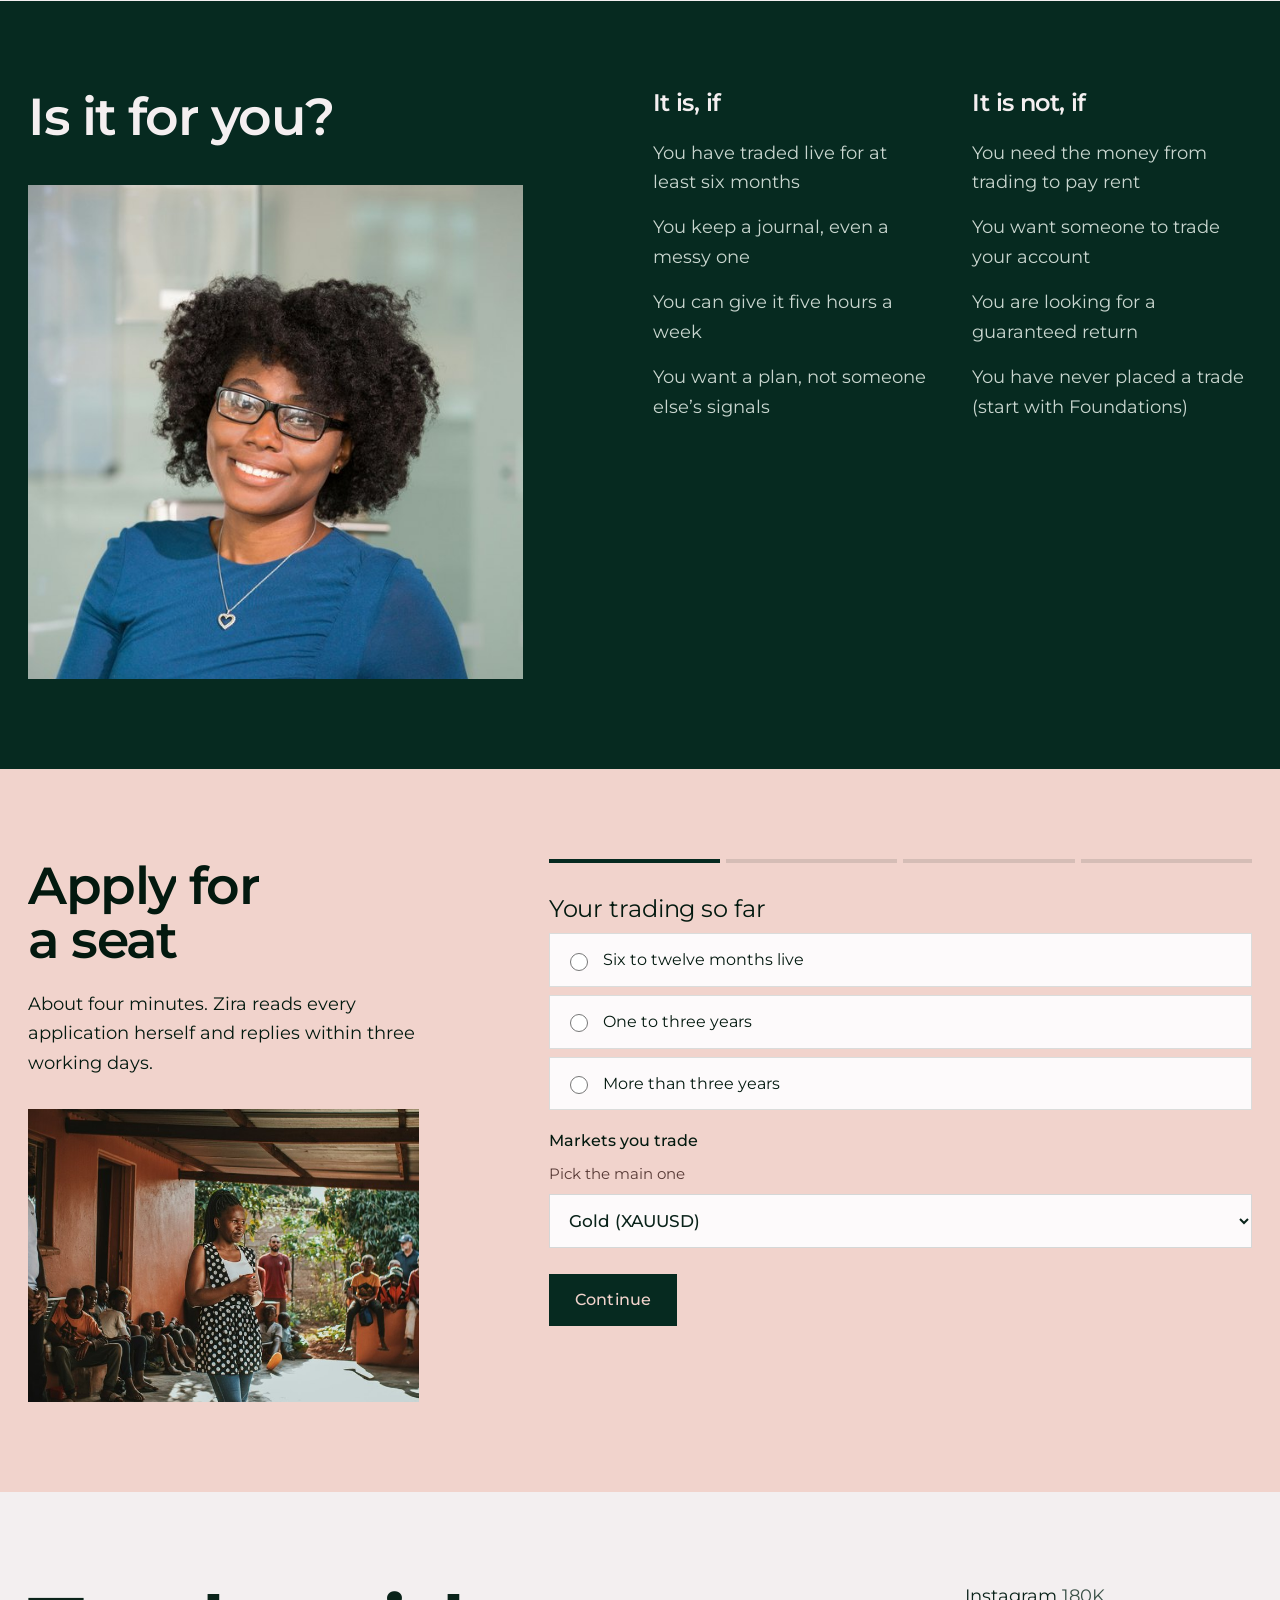
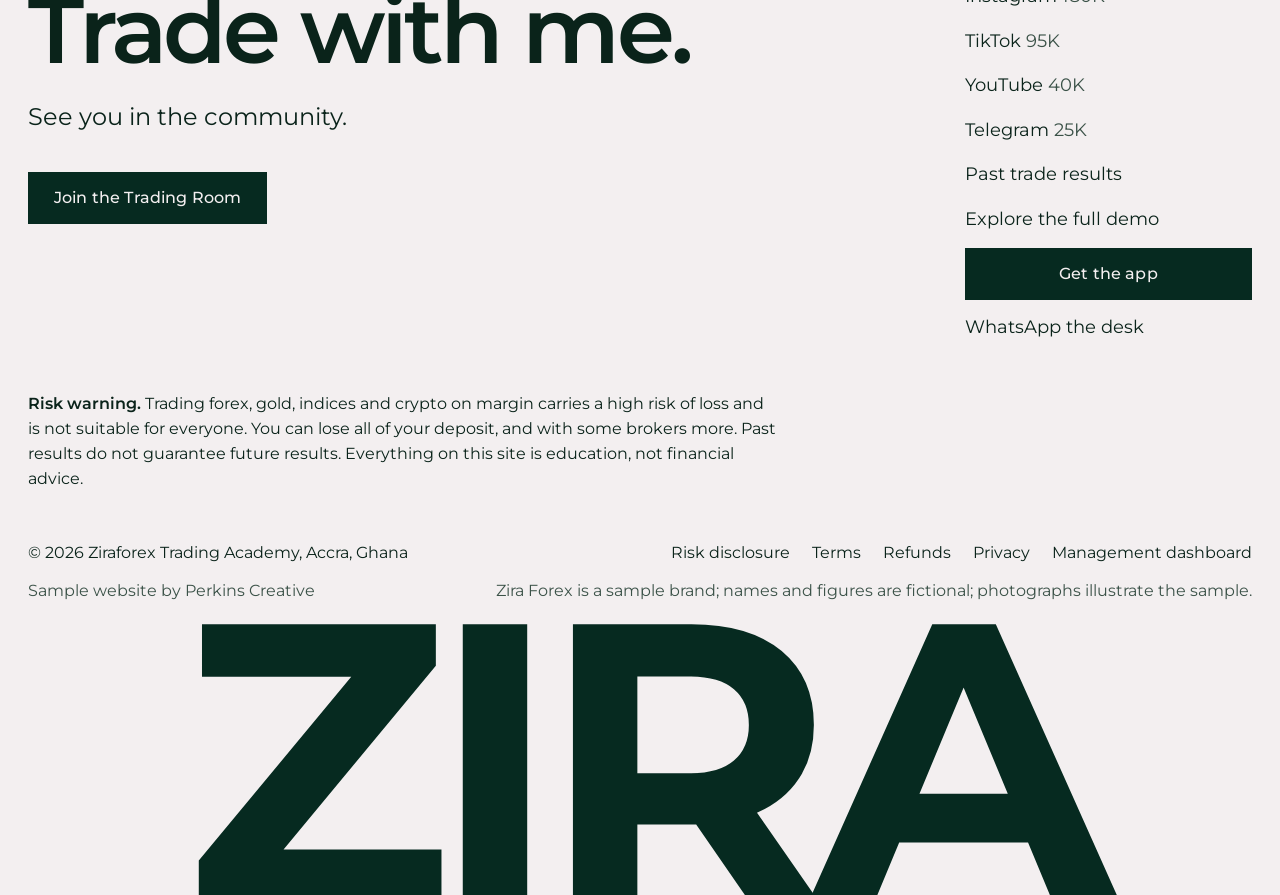
<file: mentorship.html>
<!doctype html>
<html lang="en">
<head>
<meta charset="utf-8">
<meta name="viewport" content="width=device-width, initial-scale=1, viewport-fit=cover">
<title>Private Mentorship | Zira Forex</title>
<meta name="description" content="Twelve weeks one to one with Zira Adjei. Six seats a quarter, by application.">
<meta name="theme-color" content="#062a20">
<meta name="robots" content="noindex, nofollow">
<link rel="icon" href="assets/icons/favicon.svg" type="image/svg+xml">
<link rel="stylesheet" href="assets/css/style.css">
</head>
<body data-page="mentorship">
<main id="main">

  <section class="m-hero" data-tone="rose">
    <div class="m-hero__pic"><img src="assets/img/full/portrait-16.jpg" alt="Zira Adjei in an orange blazer" width="864" height="864" fetchpriority="high"></div>
    <div class="m-hero__copy">
      <h1 data-split>Private coaching</h1>
      <p data-reveal>Apply for one-to-one coaching and choose a time for an introductory call. This sample programme lasts twelve weeks.</p>
      <div class="m-hero__meta" data-reveal><span class="plan__price" data-usd="4800">$4,800</span><span class="t-soft">for twelve weeks, or three payments</span></div>
      <a class="btn" data-magnetic href="#apply" data-reveal>Apply for a seat</a>
      <p class="t-small t-soft" data-reveal data-seat-line></p>
    </div>
  </section>

  <section class="section" data-tone="pearl" id="weeks">
    <div class="wrap grid" style="align-items:start">
      <div style="grid-column:1 / span 5"><h2 class="t-head" data-split>How the twelve weeks run</h2><p data-reveal style="margin-top:22px;max-width:40ch">A weekly call, a chart review in between, and a direct line for the moments that matter: before a big entry, after a loss, on NFP Friday.</p><figure data-reveal style="margin-top:40px"><img src="assets/img/full/portrait-1.jpg" alt="Member smiling in a white blouse" width="1201" height="1600" loading="lazy" style="width:100%;aspect-ratio:4/3;object-fit:cover"></figure></div>
      <ol class="weeks" style="grid-column:7 / span 6" data-weeks data-stagger></ol>
    </div>
  </section>

  <section class="section" data-tone="malachite" id="fit">
    <div class="wrap grid" style="align-items:start">
      <div style="grid-column:1 / span 5"><h2 class="t-head" data-split>Is it for you?</h2><figure data-reveal style="margin-top:40px"><img src="assets/img/full/portrait-18.jpg" alt="Member wearing glasses and a blue top" width="640" height="640" loading="lazy" style="width:100%;aspect-ratio:1;object-fit:cover"></figure></div>
      <div class="fit" style="grid-column:7 / span 6">
        <div data-reveal><h3>It is, if</h3><ul><li>You have traded live for at least six months</li><li>You keep a journal, even a messy one</li><li>You can give it five hours a week</li><li>You want a plan, not someone else&rsquo;s signals</li></ul></div>
        <div data-reveal><h3>It is not, if</h3><ul><li>You need the money from trading to pay rent</li><li>You want someone to trade your account</li><li>You are looking for a guaranteed return</li><li>You have never placed a trade (start with Foundations)</li></ul></div>
      </div>
    </div>
  </section>

  <section class="section" data-tone="blush" id="apply">
    <div class="wrap grid" style="align-items:start">
      <div style="grid-column:1 / span 4">
        <h2 class="t-head" data-split>Apply for a seat</h2>
        <p data-reveal style="margin-top:22px">About four minutes. Zira reads every application herself and replies within three working days.</p>
        <figure data-reveal style="margin-top:32px"><img src="assets/img/full/portrait-22.jpg" alt="Speaker addressing a seated outdoor gathering" width="903" height="657" loading="lazy" style="width:100%;aspect-ratio:4/3;object-fit:cover"></figure>
      </div>
      <div class="apply" style="grid-column:6 / span 7">
        <div class="steps" aria-hidden="true"><span class="is-on"></span><span></span><span></span><span></span></div>
        <form class="form" data-apply novalidate>
          <fieldset class="step" data-step="1">
            <legend class="t-lead">Your trading so far</legend>
            <div class="choice" role="radiogroup" aria-label="Experience">
              <label><input type="radio" name="exp" value="6-12 months" required> Six to twelve months live</label>
              <label><input type="radio" name="exp" value="1-3 years"> One to three years</label>
              <label><input type="radio" name="exp" value="3+ years"> More than three years</label>
            </div>
            <label>Markets you trade <span class="hint">Pick the main one</span>
              <select name="market"><option>Gold (XAUUSD)</option><option>GBPJPY and the majors</option><option>Indices</option><option>Synthetic indices</option><option>Crypto</option></select></label>
          </fieldset>
          <fieldset class="step" data-step="2" hidden>
            <legend class="t-lead">Your account and your goal</legend>
            <label>Account size <span class="hint">Roughly, in US dollars</span>
              <select name="size"><option>Under $1,000</option><option>$1,000 to $5,000</option><option>$5,000 to $25,000</option><option>Over $25,000</option><option>Prop firm account</option></select></label>
            <label>What should be different in twelve weeks?<textarea name="goal" required placeholder="For example: stop revenge trading after a loss, and pass a prop challenge"></textarea></label>
          </fieldset>
          <fieldset class="step" data-step="3" hidden>
            <legend class="t-lead">Book a twenty-minute intro call</legend>
            <p class="t-small t-soft">Times in your own time zone.</p>
            <div class="slots" data-slots></div>
          </fieldset>
          <fieldset class="step" data-step="4" hidden>
            <legend class="t-lead">Where should Zira reply?</legend>
            <div class="row2"><label>Full name<input name="name" autocomplete="name" required></label><label>Country<input name="country" autocomplete="country-name" required></label></div>
            <div class="row2"><label>Email<input name="email" type="email" autocomplete="email" required></label><label>WhatsApp<input name="wa" type="tel" autocomplete="tel" placeholder="+233"></label></div>
            <label class="agree"><input type="checkbox" name="risk" required><span>I understand mentorship is education, that trading on margin can lose all of my deposit, and that no result is guaranteed.</span></label>
          </fieldset>
          <div class="apply__nav"><button type="button" class="btn btn--ghost" data-back hidden>Back</button><button type="submit" class="btn" data-next>Continue</button></div>
          <p class="console__warn" data-apply-msg aria-live="polite"></p>
        </form>
        <div class="apply__done" data-done hidden>
          <h3 class="t-head">Application received</h3>
          <p class="t-lead" style="margin-top:18px" data-done-line></p>
          <p style="margin-top:14px">Reference <strong class="num" data-ref></strong>. A copy is in your <a class="link" href="portal.html">student area</a>.</p>
        </div>
      </div>
    </div>
  </section>

  <div data-footer></div>
</main>
<script src="assets/vendor/gsap.min.js"></script>
<script src="assets/vendor/ScrollTrigger.min.js"></script>
<script src="assets/vendor/lenis.min.js"></script>
<script src="assets/js/data.js"></script>
<script src="assets/js/site.js"></script>
<script src="assets/js/store.js"></script>
<script src="assets/js/desk.js"></script>
<script src="assets/js/inner.js"></script>
</body>
</html>
</file>
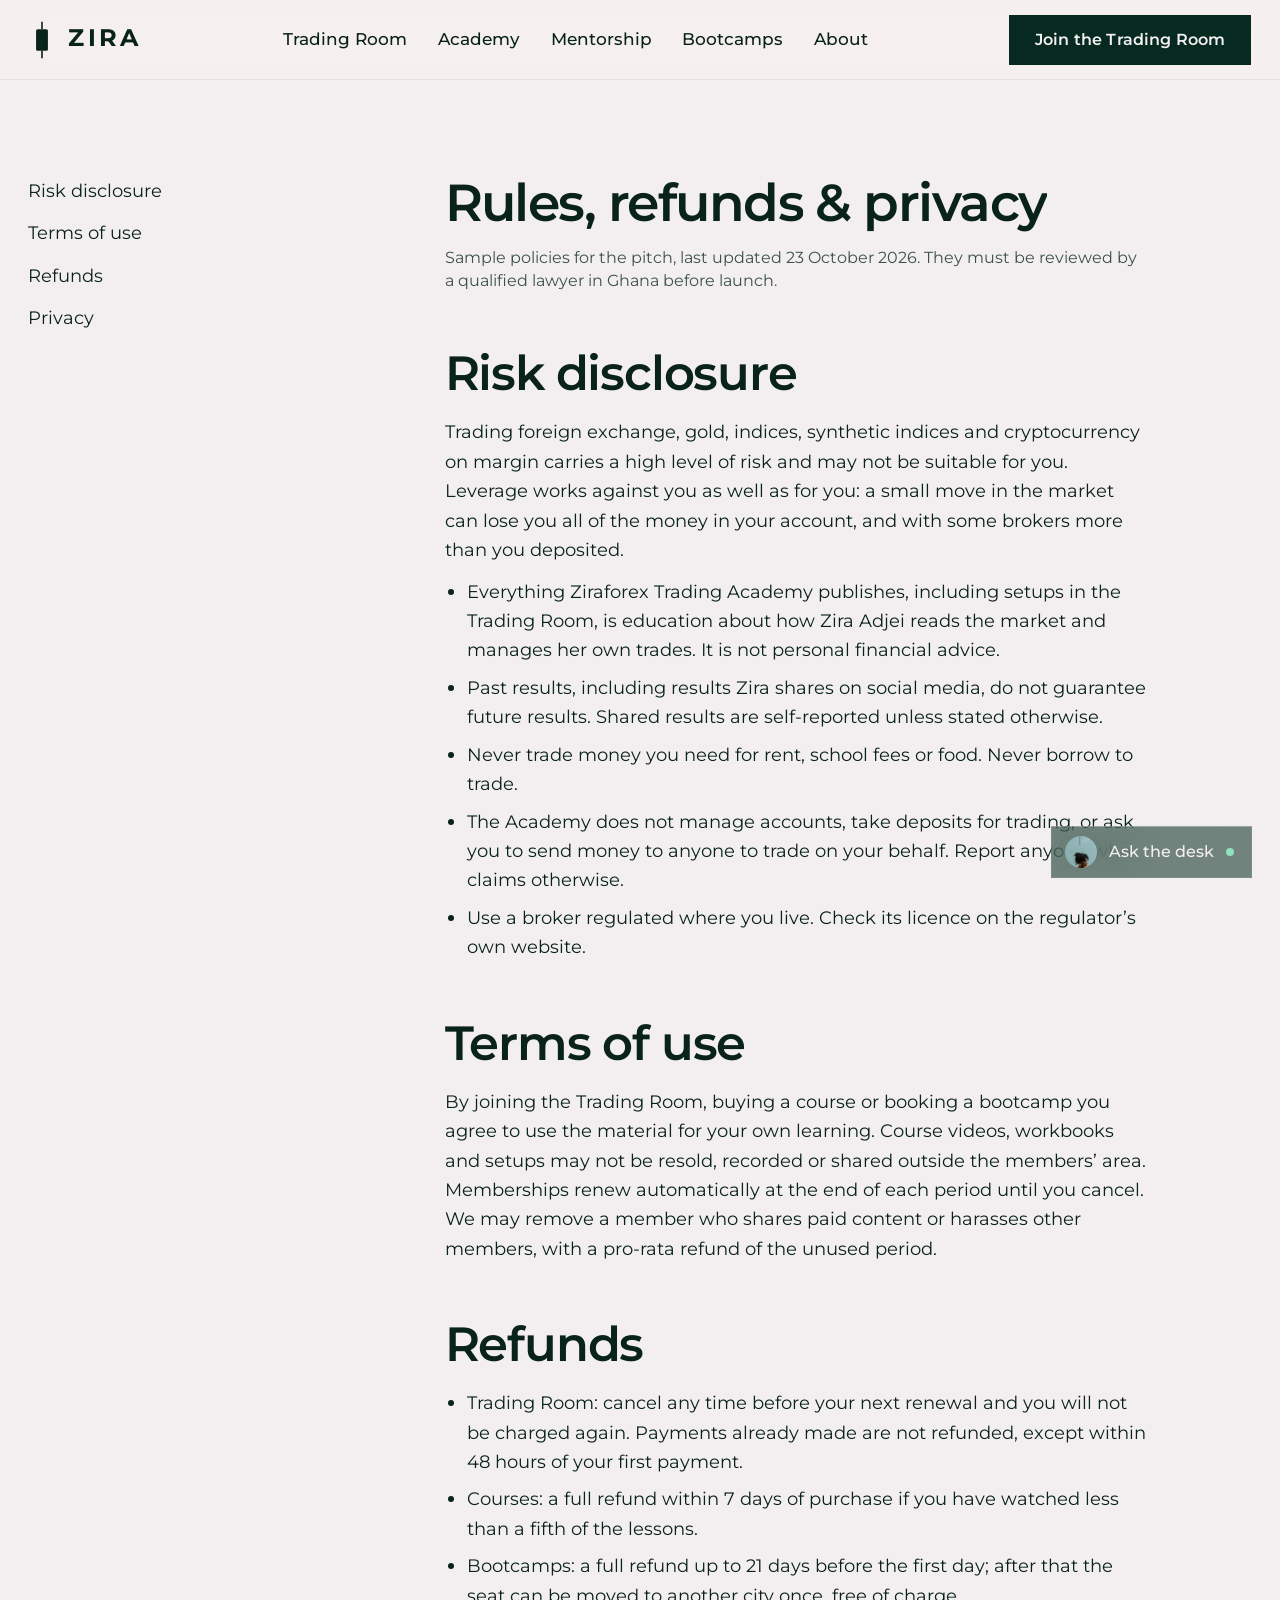
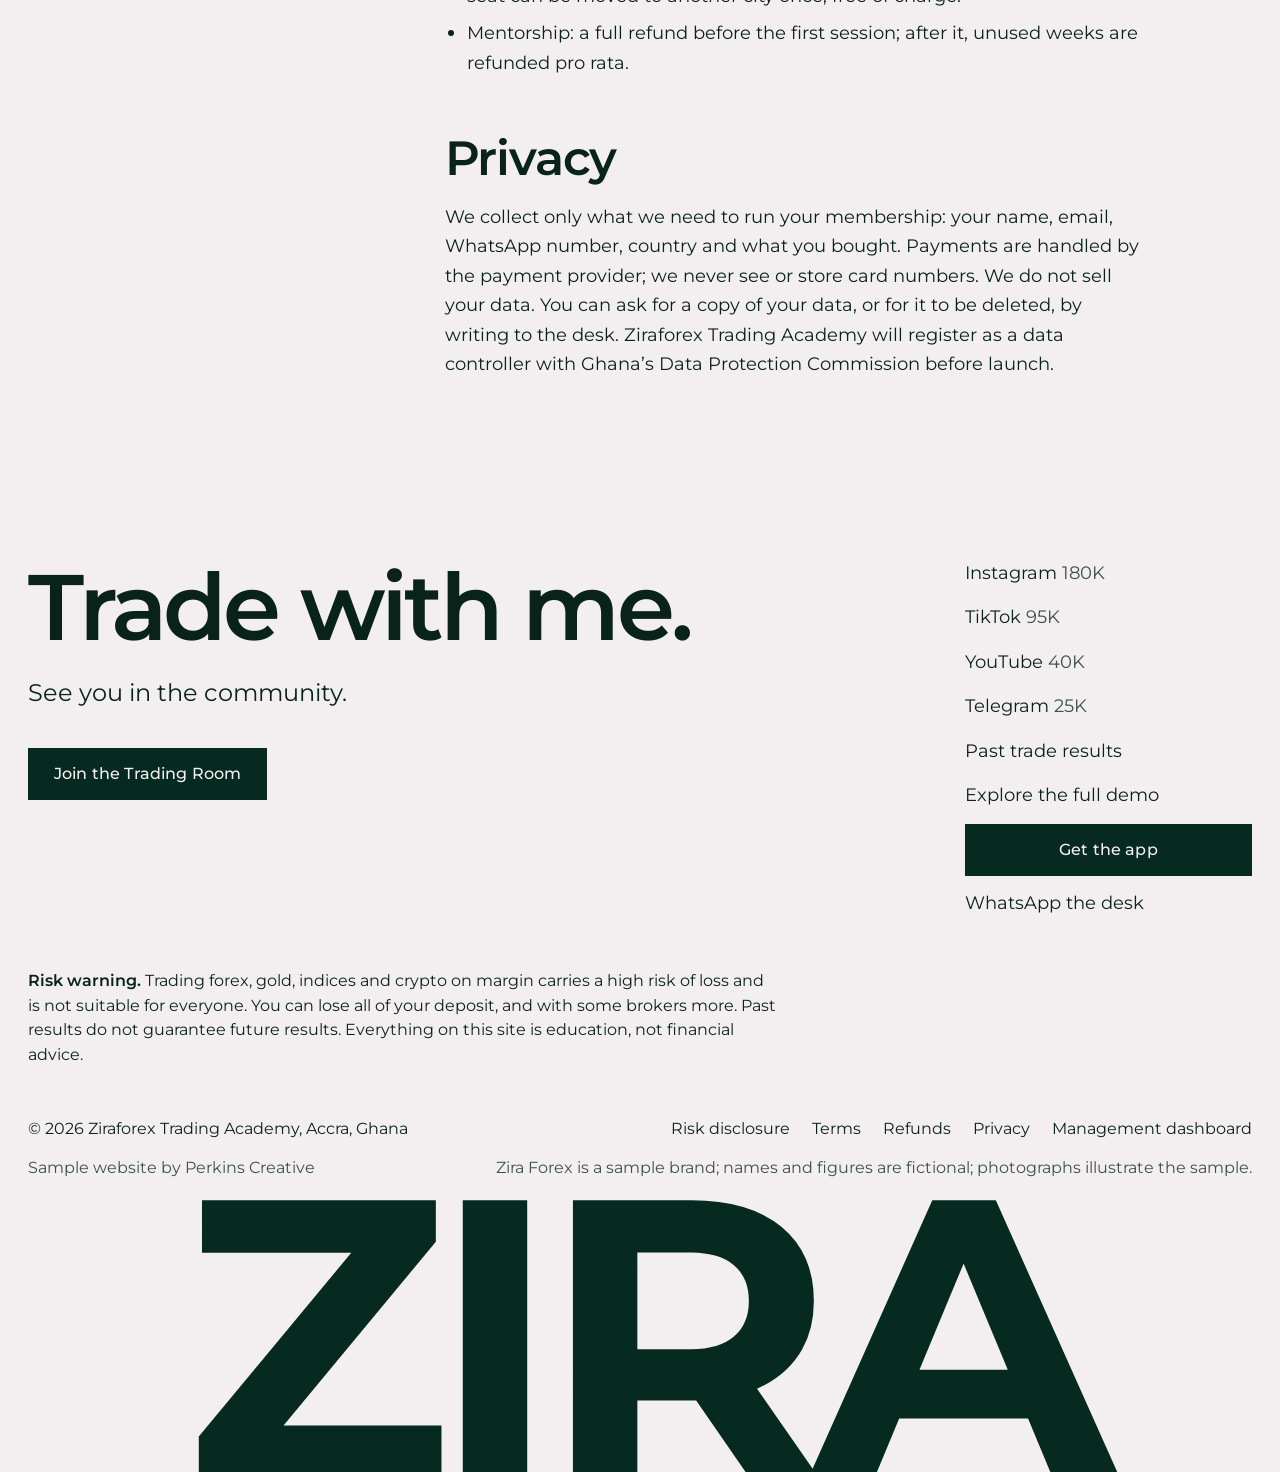
<file: policies.html>
<!doctype html>
<html lang="en">
<head>
<meta charset="utf-8">
<meta name="viewport" content="width=device-width, initial-scale=1, viewport-fit=cover">
<title>Risk, terms, refunds and privacy | Zira Forex</title>
<meta name="description" content="Risk disclosure, terms of use, refund policy and privacy notice for Ziraforex Trading Academy.">
<meta name="theme-color" content="#062a20">
<meta name="robots" content="noindex, nofollow">
<link rel="icon" href="assets/icons/favicon.svg" type="image/svg+xml">
<link rel="stylesheet" href="assets/css/style.css">
</head>
<body data-page="policies">
<main id="main">
  <section class="section legal" data-tone="pearl" style="padding-top:calc(var(--nav-h) + 96px)">
    <div class="wrap grid" style="align-items:start">
      <nav class="legal__nav" aria-label="On this page" style="grid-column:1 / span 3"><a class="link" href="#risk">Risk disclosure</a><a class="link" href="#terms">Terms of use</a><a class="link" href="#refunds">Refunds</a><a class="link" href="#privacy">Privacy</a></nav>
      <div style="grid-column:5 / span 7">
        <h1 class="t-head" data-split>Rules, refunds & privacy</h1>
        <p class="t-small t-soft" style="margin-top:16px">Sample policies for the pitch, last updated 23 October 2026. They must be reviewed by a qualified lawyer in Ghana before launch.</p>

        <h2 id="risk">Risk disclosure</h2>
        <p>Trading foreign exchange, gold, indices, synthetic indices and cryptocurrency on margin carries a high level of risk and may not be suitable for you. Leverage works against you as well as for you: a small move in the market can lose you all of the money in your account, and with some brokers more than you deposited.</p>
        <ul>
          <li>Everything Ziraforex Trading Academy publishes, including setups in the Trading Room, is education about how Zira Adjei reads the market and manages her own trades. It is not personal financial advice.</li>
          <li>Past results, including results Zira shares on social media, do not guarantee future results. Shared results are self-reported unless stated otherwise.</li>
          <li>Never trade money you need for rent, school fees or food. Never borrow to trade.</li>
          <li>The Academy does not manage accounts, take deposits for trading, or ask you to send money to anyone to trade on your behalf. Report anyone who claims otherwise.</li>
          <li>Use a broker regulated where you live. Check its licence on the regulator&rsquo;s own website.</li>
        </ul>

        <h2 id="terms">Terms of use</h2>
        <p>By joining the Trading Room, buying a course or booking a bootcamp you agree to use the material for your own learning. Course videos, workbooks and setups may not be resold, recorded or shared outside the members&rsquo; area. Memberships renew automatically at the end of each period until you cancel. We may remove a member who shares paid content or harasses other members, with a pro-rata refund of the unused period.</p>

        <h2 id="refunds">Refunds</h2>
        <ul>
          <li>Trading Room: cancel any time before your next renewal and you will not be charged again. Payments already made are not refunded, except within 48 hours of your first payment.</li>
          <li>Courses: a full refund within 7 days of purchase if you have watched less than a fifth of the lessons.</li>
          <li>Bootcamps: a full refund up to 21 days before the first day; after that the seat can be moved to another city once, free of charge.</li>
          <li>Mentorship: a full refund before the first session; after it, unused weeks are refunded pro rata.</li>
        </ul>

        <h2 id="privacy">Privacy</h2>
        <p>We collect only what we need to run your membership: your name, email, WhatsApp number, country and what you bought. Payments are handled by the payment provider; we never see or store card numbers. We do not sell your data. You can ask for a copy of your data, or for it to be deleted, by writing to the desk. Ziraforex Trading Academy will register as a data controller with Ghana&rsquo;s Data Protection Commission before launch.</p>
      </div>
    </div>
  </section>
  <div data-footer></div>
</main>
<script src="assets/vendor/gsap.min.js"></script>
<script src="assets/vendor/ScrollTrigger.min.js"></script>
<script src="assets/vendor/lenis.min.js"></script>
<script src="assets/js/data.js"></script>
<script src="assets/js/site.js"></script>
<script src="assets/js/desk.js"></script>
</body>
</html>
</file>
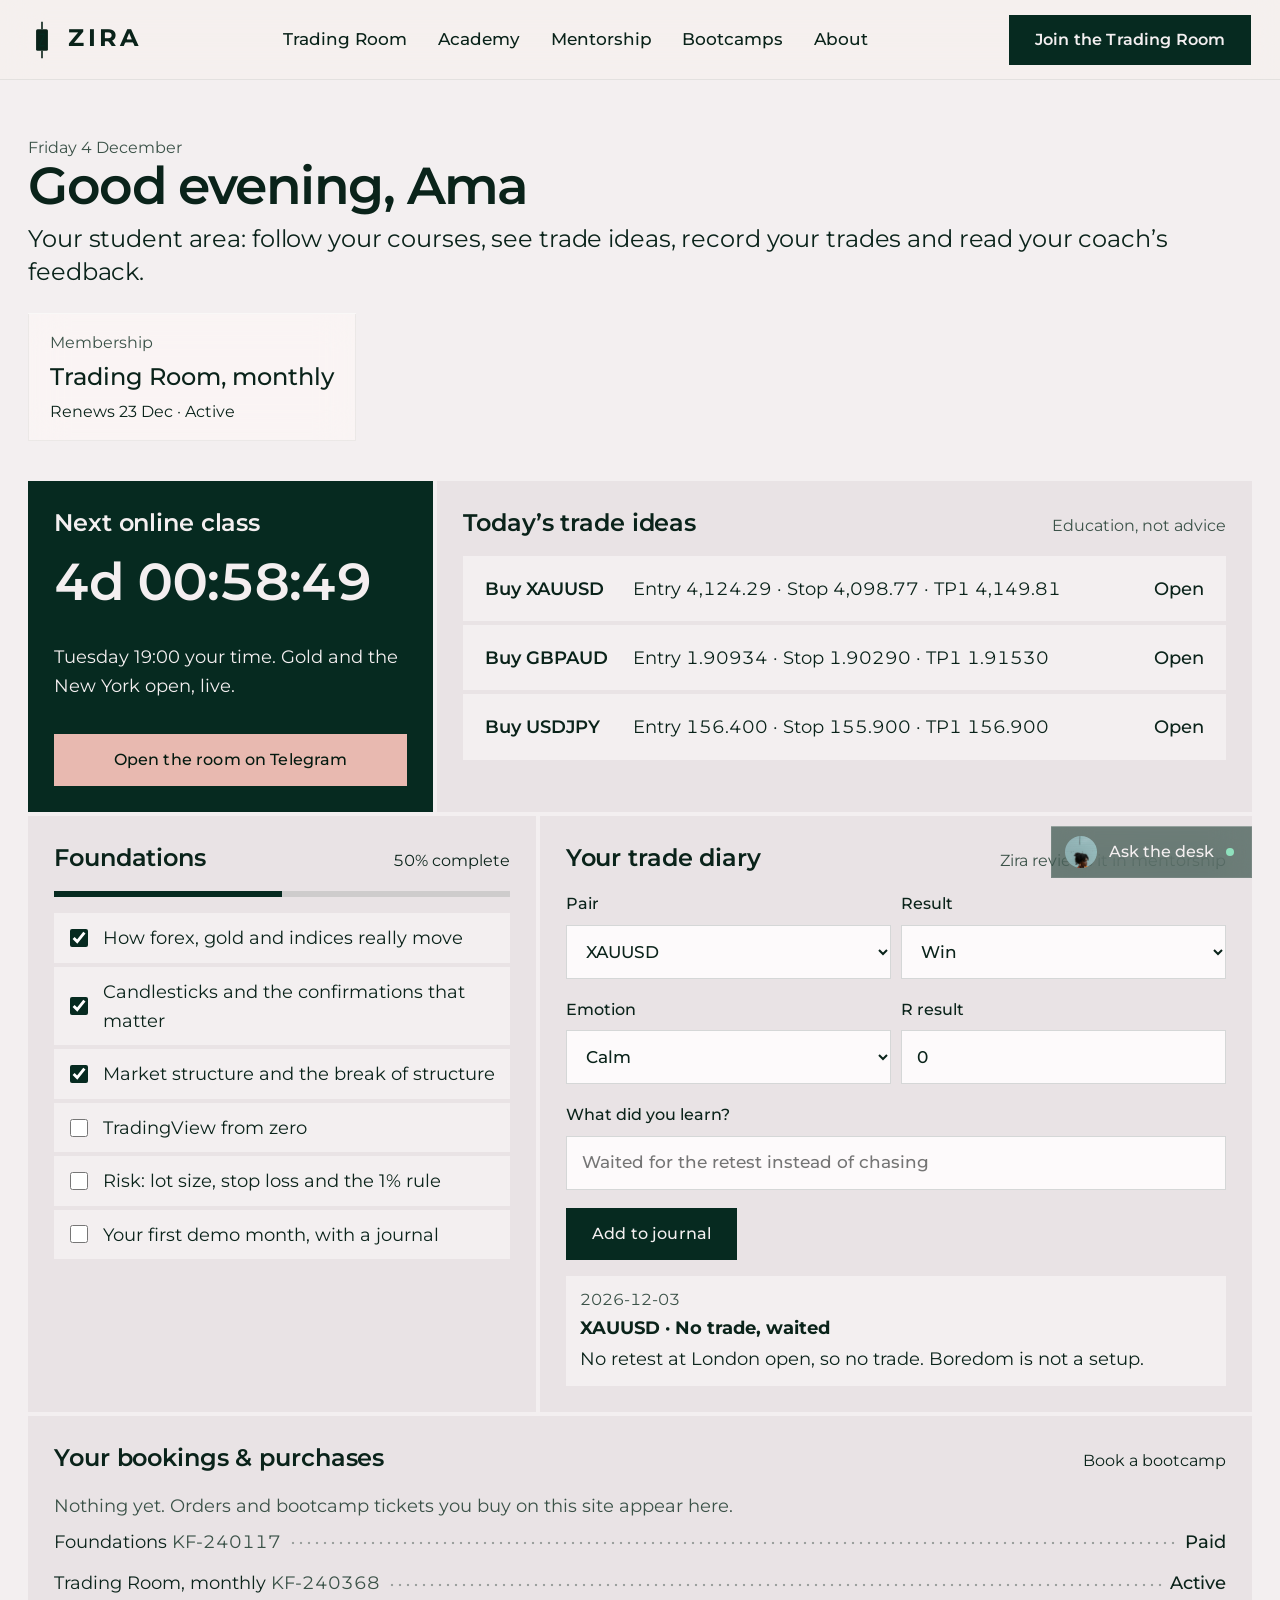
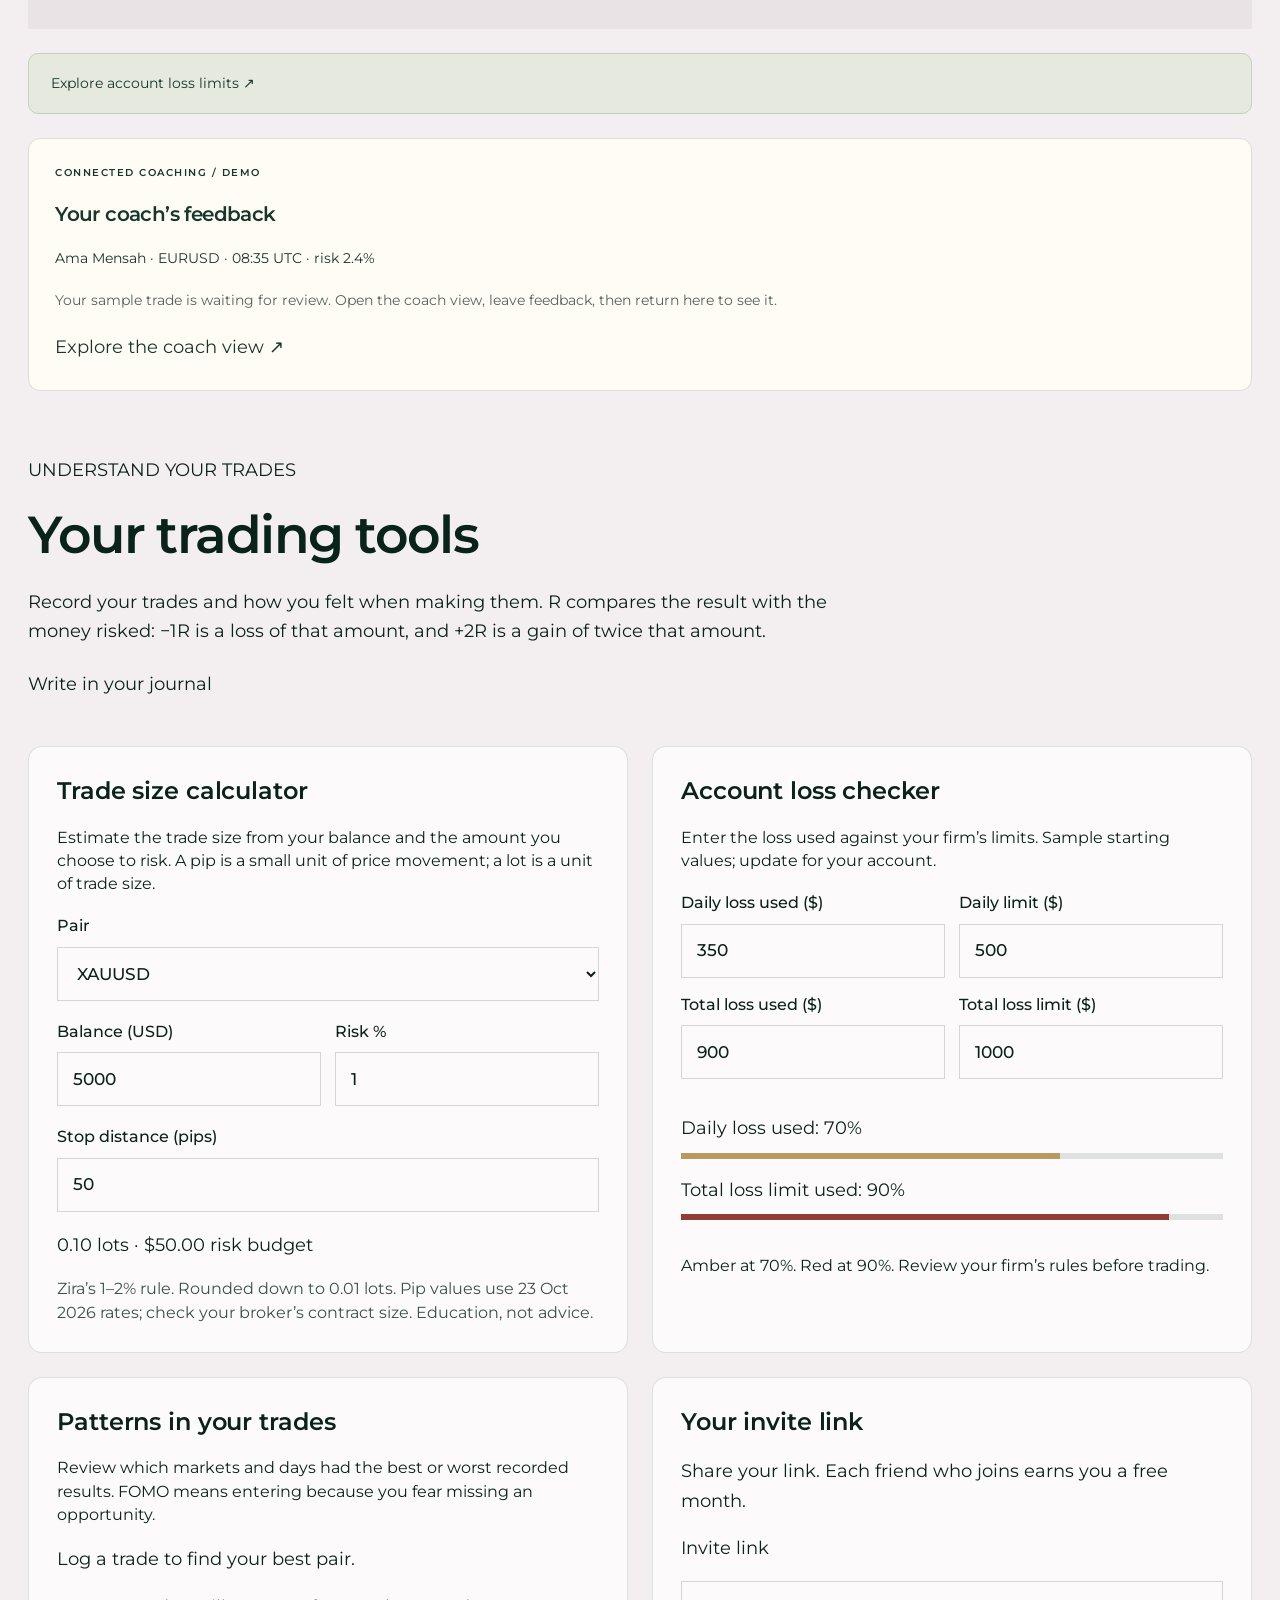
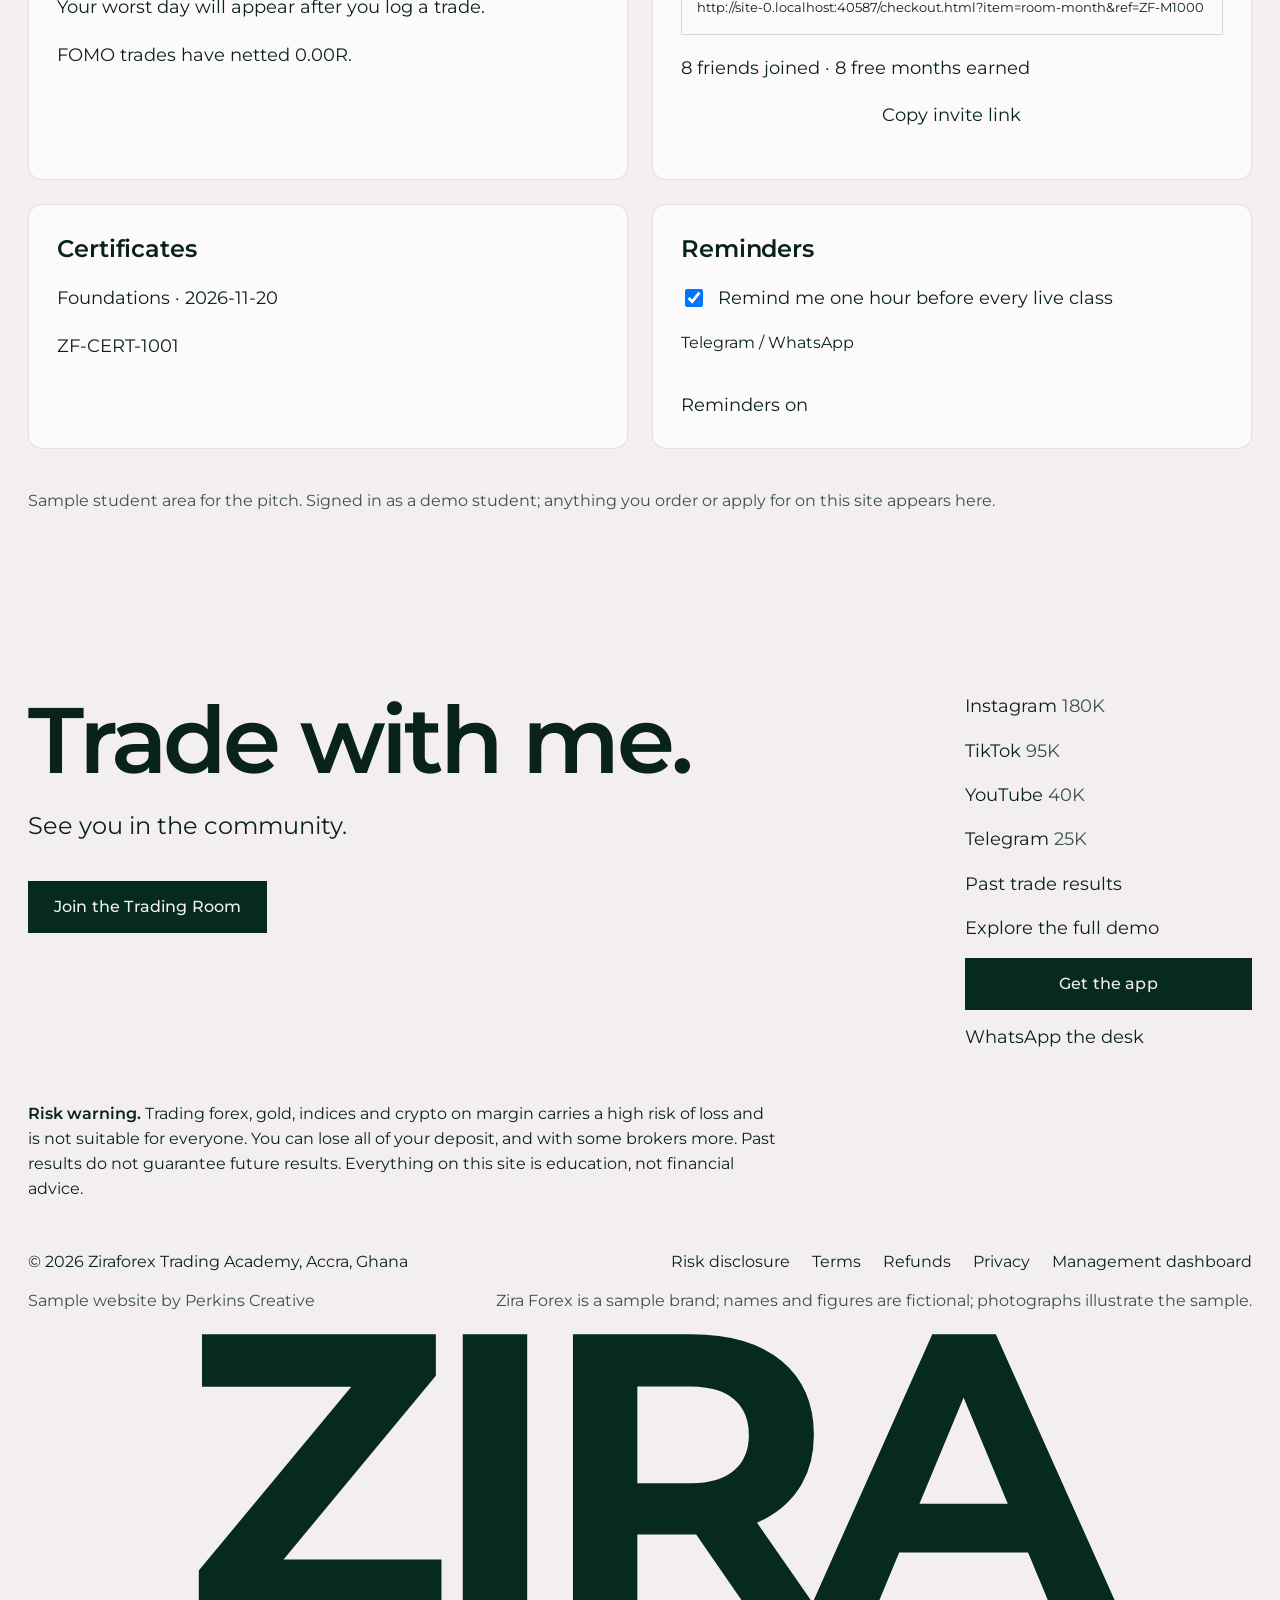
<file: portal.html>
<!doctype html>
<html lang="en">
<head>
<meta charset="utf-8">
<meta name="viewport" content="width=device-width, initial-scale=1, viewport-fit=cover">
<title>The Atelier, your student area | Zira Forex</title>
<meta name="theme-color" content="#062a20">
<meta name="robots" content="noindex">
<link rel="icon" href="assets/icons/favicon.svg" type="image/svg+xml">
<link rel="stylesheet" href="assets/css/style.css">
<link rel="stylesheet" href="assets/css/operations.css"></head>
<body data-page="portal">
<main id="main">
  <section class="atelier" data-tone="pearl" style="padding-top:calc(var(--nav-h) + 56px)">
    <div class="wrap">
      <div class="at-head">
        <div><p class="t-soft t-small" data-at-date></p><h1 class="t-head" data-at-hello>Good morning, Ama</h1><p class="t-lead" style="margin-top:10px">Your student area: follow your courses, see trade ideas, record your trades and read your coach’s feedback.</p></div>
        <div class="at-chip glass glass--light" data-ui><span class="t-small t-soft">Membership</span><strong data-at-plan>Trading Room, monthly</strong><span class="t-small" data-at-renew></span></div>
      </div>

      <div class="at-grid" data-ui>
        <section class="at-card at-live" data-tone="malachite">
          <h2 class="t-lead">Next online class</h2>
          <p class="at-count num" data-at-count>&nbsp;</p>
          <p data-at-when></p>
          <a class="btn" href="#" target="_blank" rel="noopener" style="--b-bg:var(--rose);--b-fg:var(--deep);margin-top:18px">Open the room on Telegram</a>
        </section>

        <section class="at-card at-setups">
          <div class="at-card__h"><h2 class="t-lead">Today’s trade ideas</h2><span class="t-small t-soft">Education, not advice</span></div>
          <div class="feed" data-at-setups></div>
        </section>

        <section class="at-card at-course">
          <div class="at-card__h"><h2 class="t-lead">Foundations</h2><span class="t-small num" data-at-pct></span></div>
          <div class="bar"><span data-at-bar></span></div>
          <ul class="mods" data-at-mods></ul>
        </section>

        <section class="at-card at-journal">
          <div class="at-card__h"><h2 class="t-lead">Your trade diary</h2><span class="t-small t-soft">Zira reviews it in mentorship</span></div>
          <form class="form at-jform" data-at-jform>
            <div class="row2"><label>Pair<select name="pair"><option>XAUUSD</option><option>GBPJPY</option><option>GBPAUD</option><option>USDJPY</option><option>BTCUSD</option><option>Volatility 75</option></select></label><label>Result<select name="res"><option>Win</option><option>Loss</option><option>Break-even</option><option>No trade, waited</option></select></label></div>
            <div class="row2"><label>Emotion<select name="emotion"><option>Calm</option><option>FOMO</option><option>Revenge</option><option>Bored</option><option>Confident</option></select></label><label>R result<input type="number" name="r" step="0.01" value="0" required></label></div><label>What did you learn?<input name="note" required placeholder="Waited for the retest instead of chasing"></label>
            <button class="btn" type="submit" style="justify-self:start">Add to journal</button>
          </form>
          <ul class="jlist" data-at-journal></ul>
        </section>

        <section class="at-card at-orders">
          <div class="at-card__h"><h2 class="t-lead">Your bookings & purchases</h2><a class="link t-small" href="bootcamps.html">Book a bootcamp</a></div>
          <div data-at-orders></div>
        </section>
      </div>
      <a class="ops-portal-link" href="admin/index.html#risk">Explore account loss limits ↗</a><div id="coach-feedback" data-ops-student></div><div data-trading-desk></div>
      <p class="t-small t-soft" style="margin:40px 0 0">Sample student area for the pitch. Signed in as a demo student; anything you order or apply for on this site appears here.</p>
    </div>
  </section>
  <div data-footer></div>
</main>
<script src="assets/vendor/gsap.min.js"></script>
<script src="assets/vendor/ScrollTrigger.min.js"></script>
<script src="assets/vendor/lenis.min.js"></script>
<script src="assets/js/data.js"></script>
<script src="assets/js/site.js"></script>
<script src="assets/js/store.js"></script>
<script src="assets/js/desk.js"></script>
<script src="assets/js/inner.js"></script>
<script src="assets/js/ecosystem.js"></script>
<script src="assets/js/operations-store.js"></script><script src="assets/js/operations.js"></script></body>
</html>
</file>
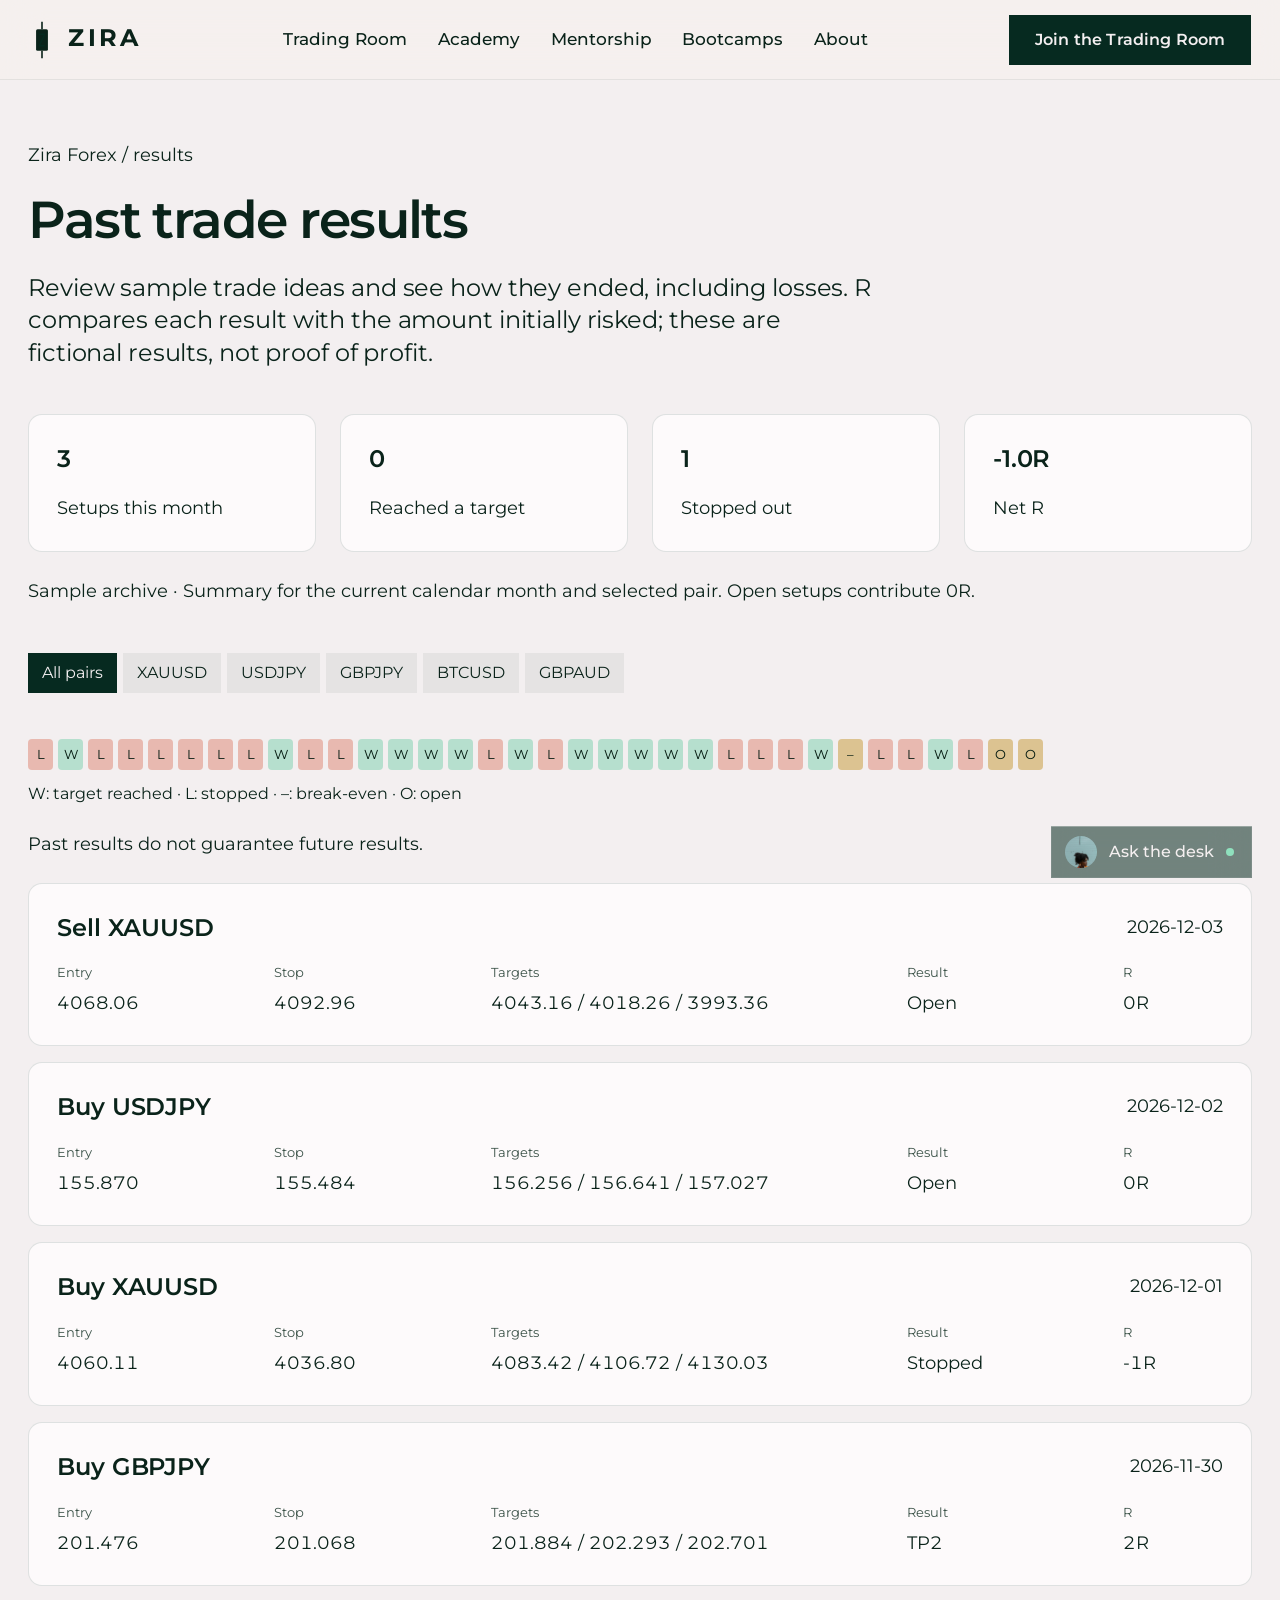
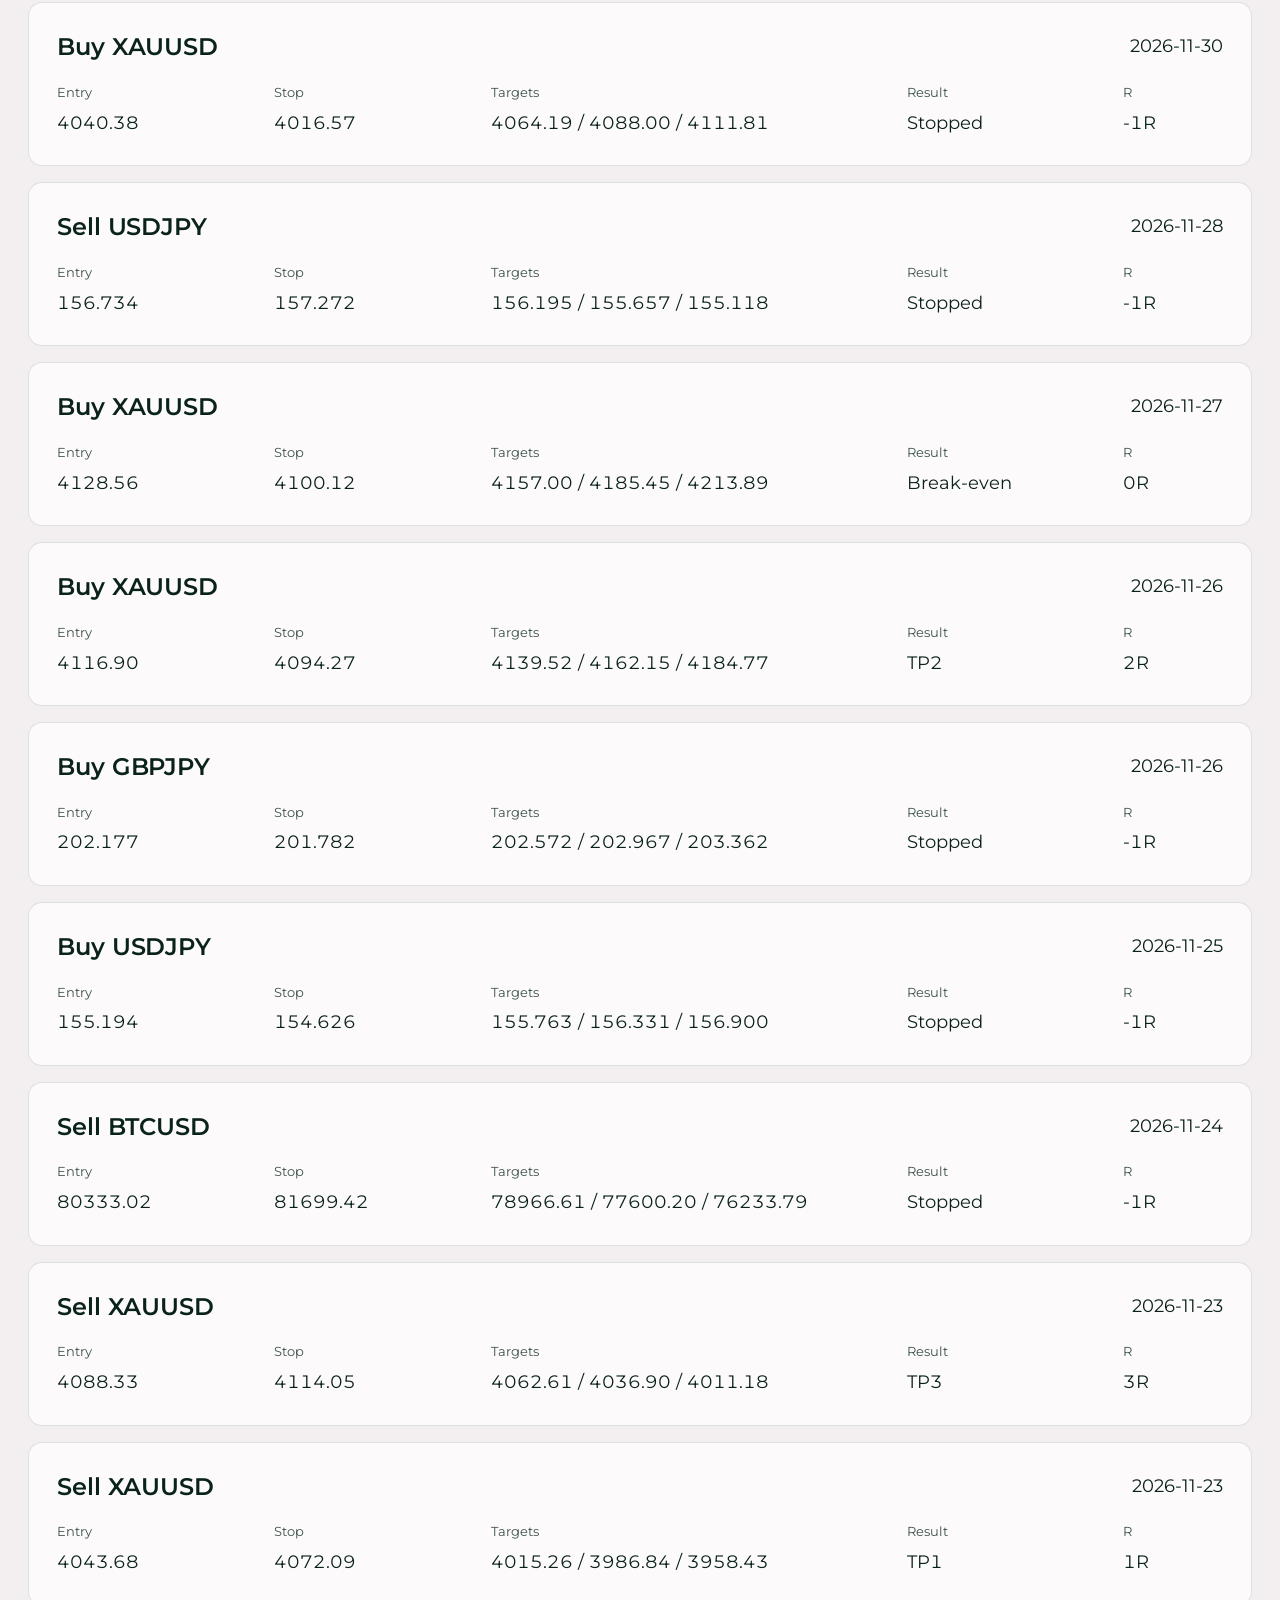
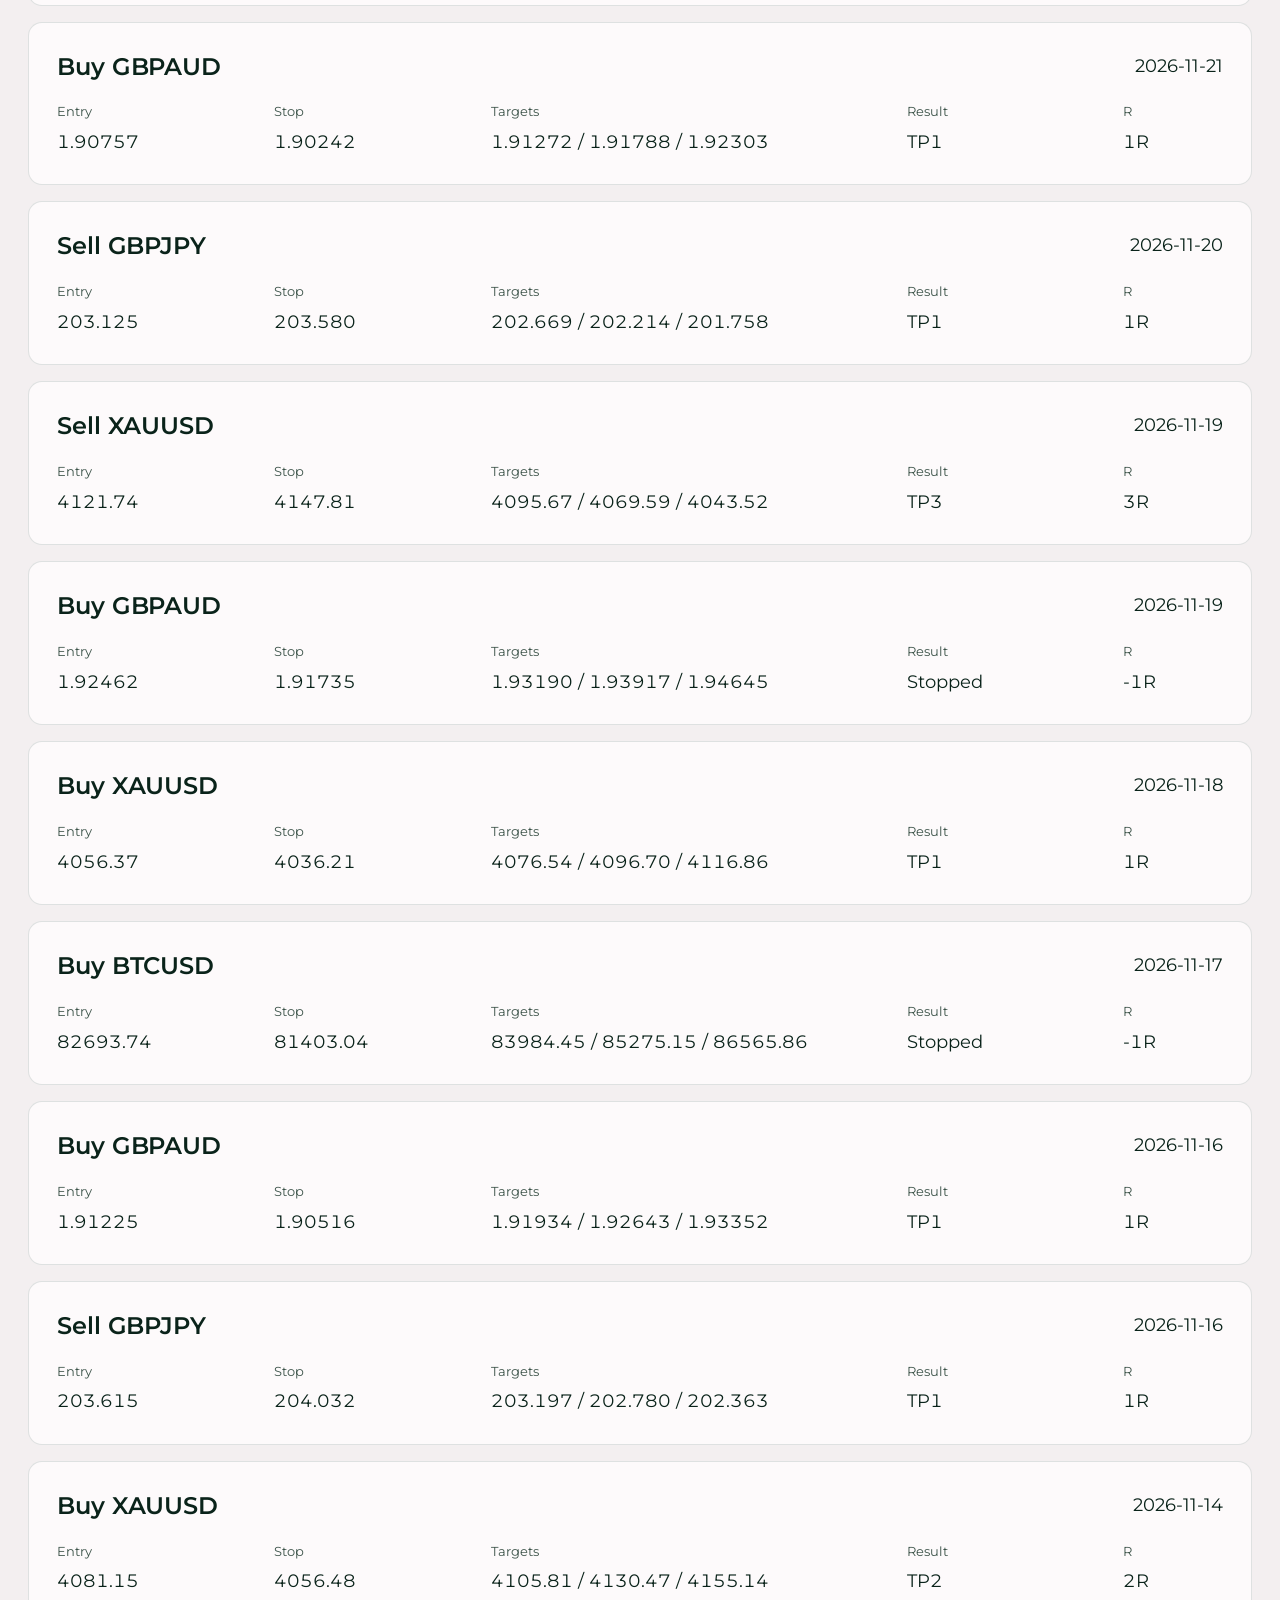
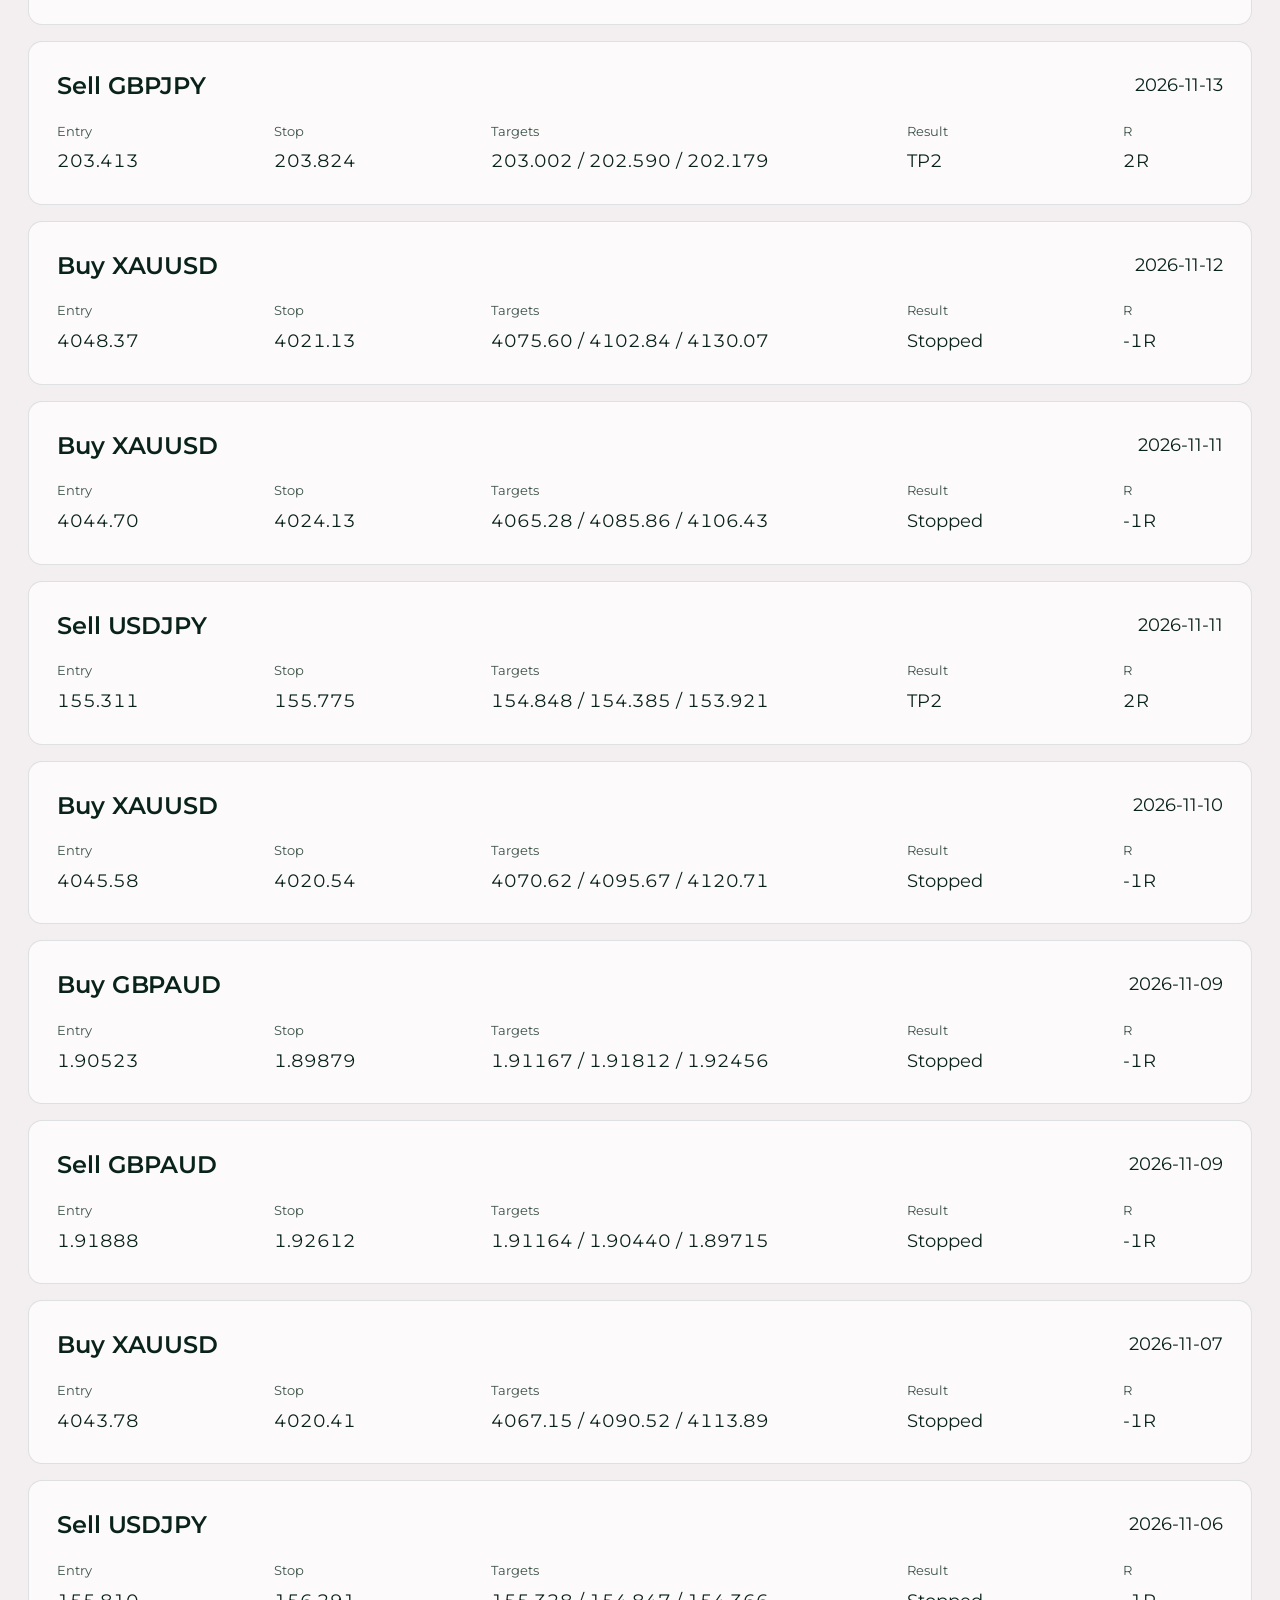
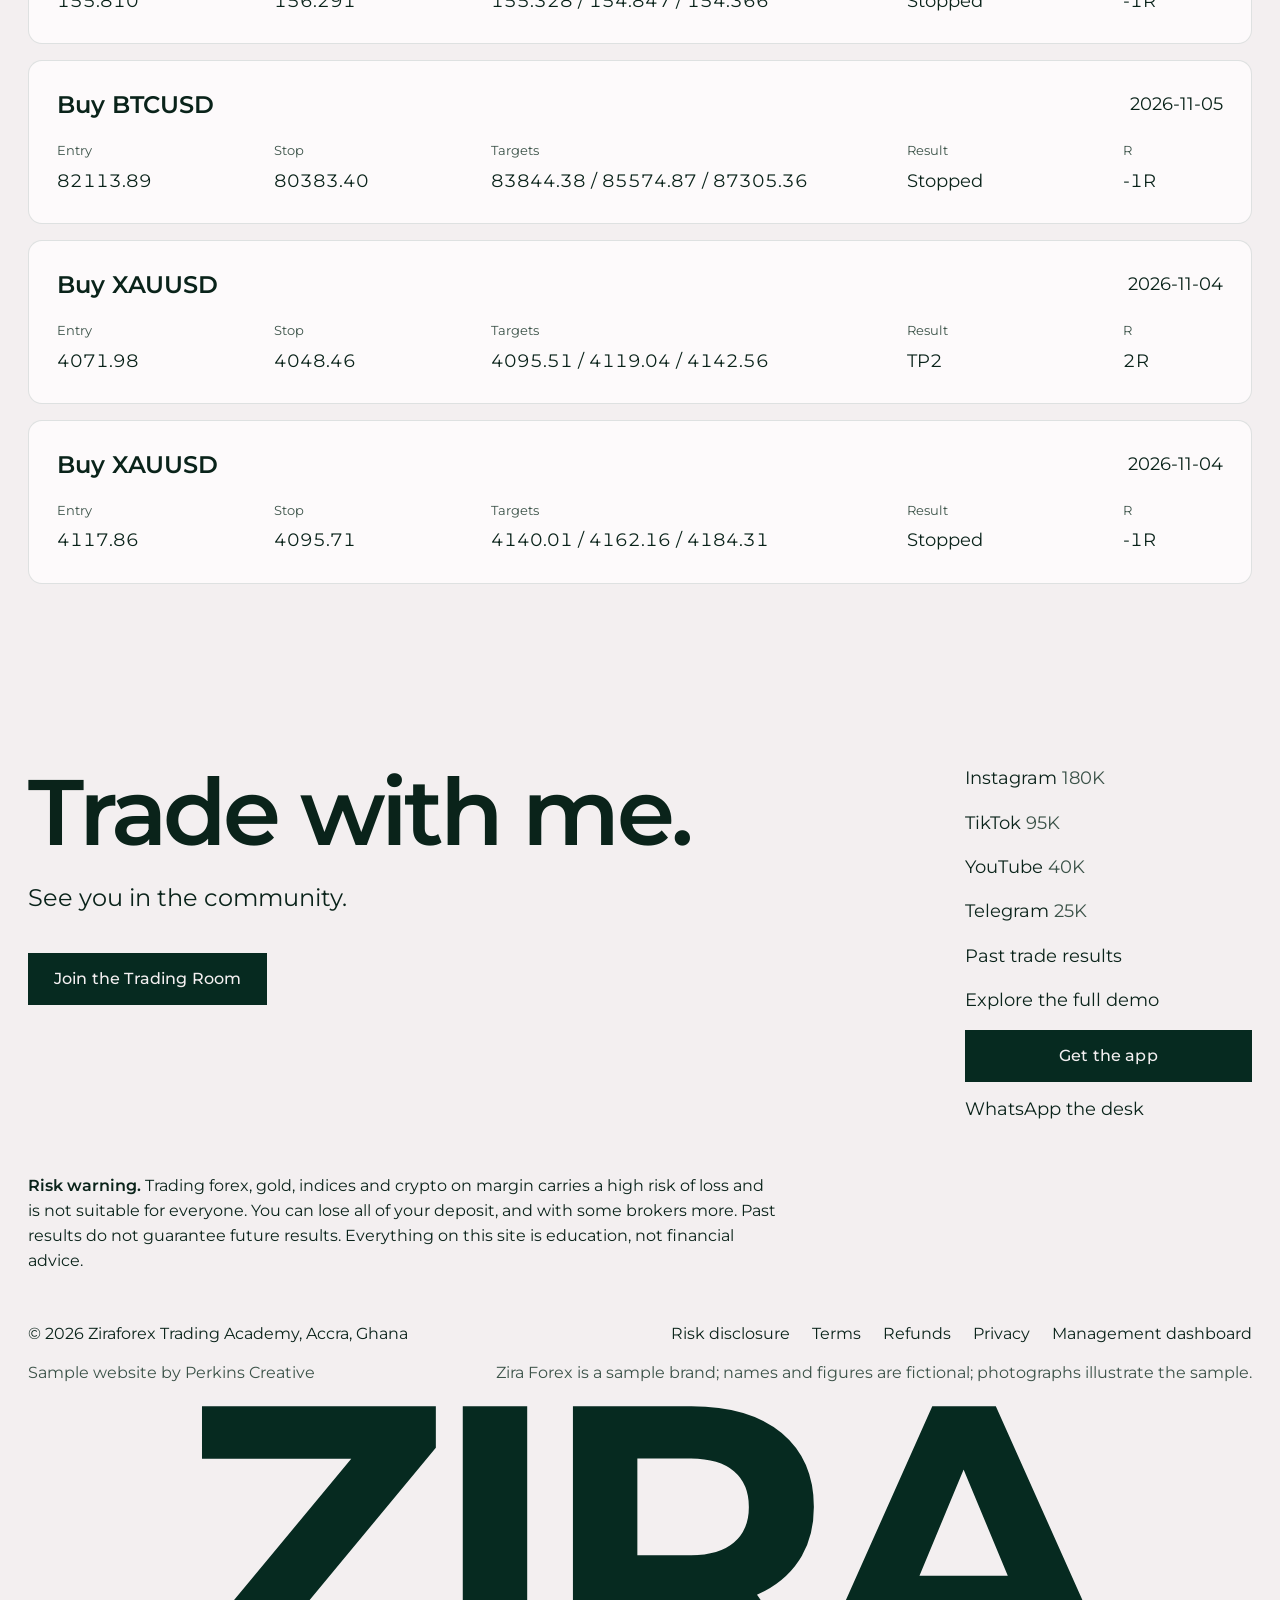
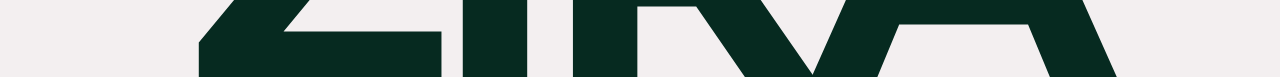
<file: results.html>
<!doctype html>
<html lang="en">
<head>
<meta charset="utf-8">
<meta name="viewport" content="width=device-width, initial-scale=1, viewport-fit=cover">
<title>Past trade results | Zira Forex</title>
<meta name="theme-color" content="#062a20">
<meta name="robots" content="noindex">
<link rel="icon" href="assets/icons/favicon.svg" type="image/svg+xml">
<link rel="stylesheet" href="assets/css/style.css">
</head>
<body data-page="results"><main id="main"><section class="section eco-page" data-tone="pearl"><div class="wrap"><div class="eco-intro" data-reveal><p class="lbl">Zira Forex / results</p><h1 class="t-head">Past trade results</h1><p class="t-lead">Review sample trade ideas and see how they ended, including losses. R compares each result with the amount initially risked; these are fictional results, not proof of profit.</p></div><div data-results></div></div></section><div data-footer></div></main>
<script src="assets/vendor/gsap.min.js"></script>
<script src="assets/vendor/ScrollTrigger.min.js"></script>
<script src="assets/vendor/lenis.min.js"></script>
<script src="assets/js/data.js"></script>
<script src="assets/js/site.js"></script>
<script src="assets/js/store.js"></script>
<script src="assets/js/desk.js"></script>
<script src="assets/js/inner.js"></script>
<script src="assets/js/ecosystem.js"></script>
</body>
</html>
</file>
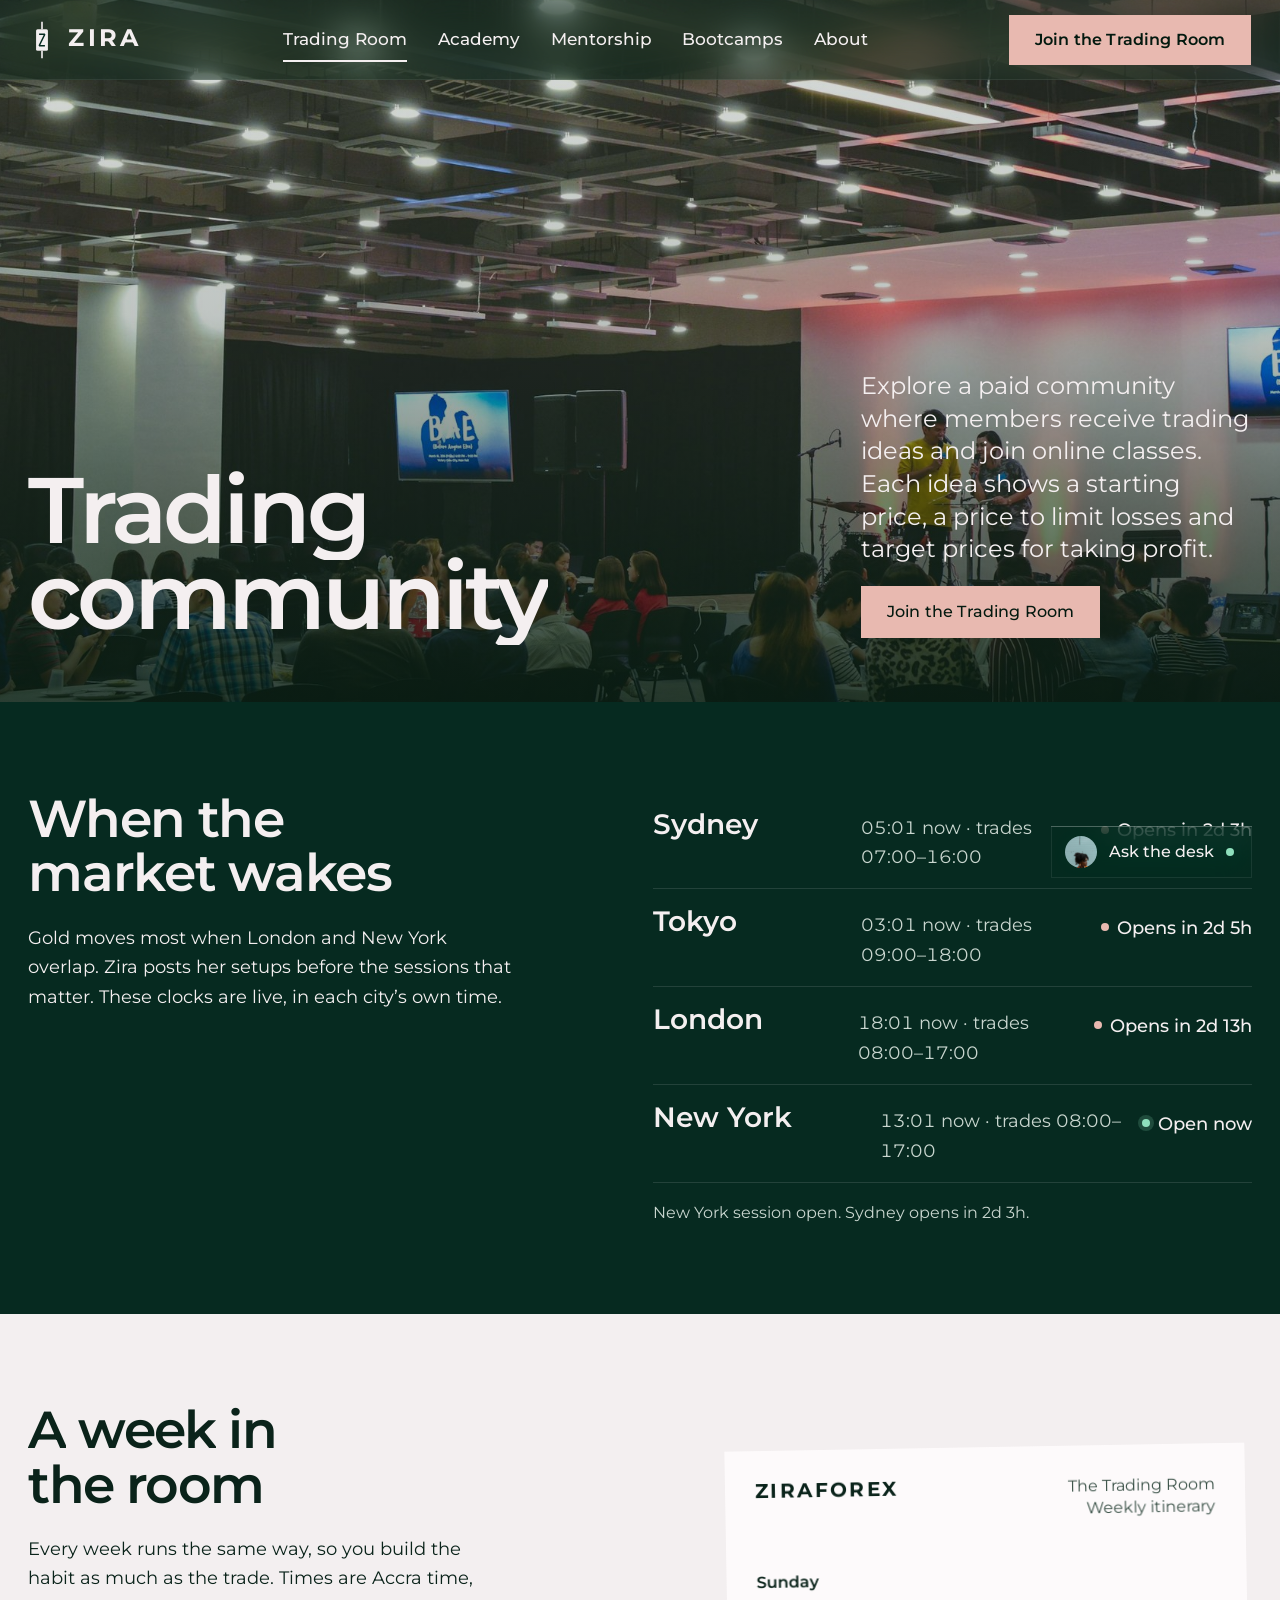
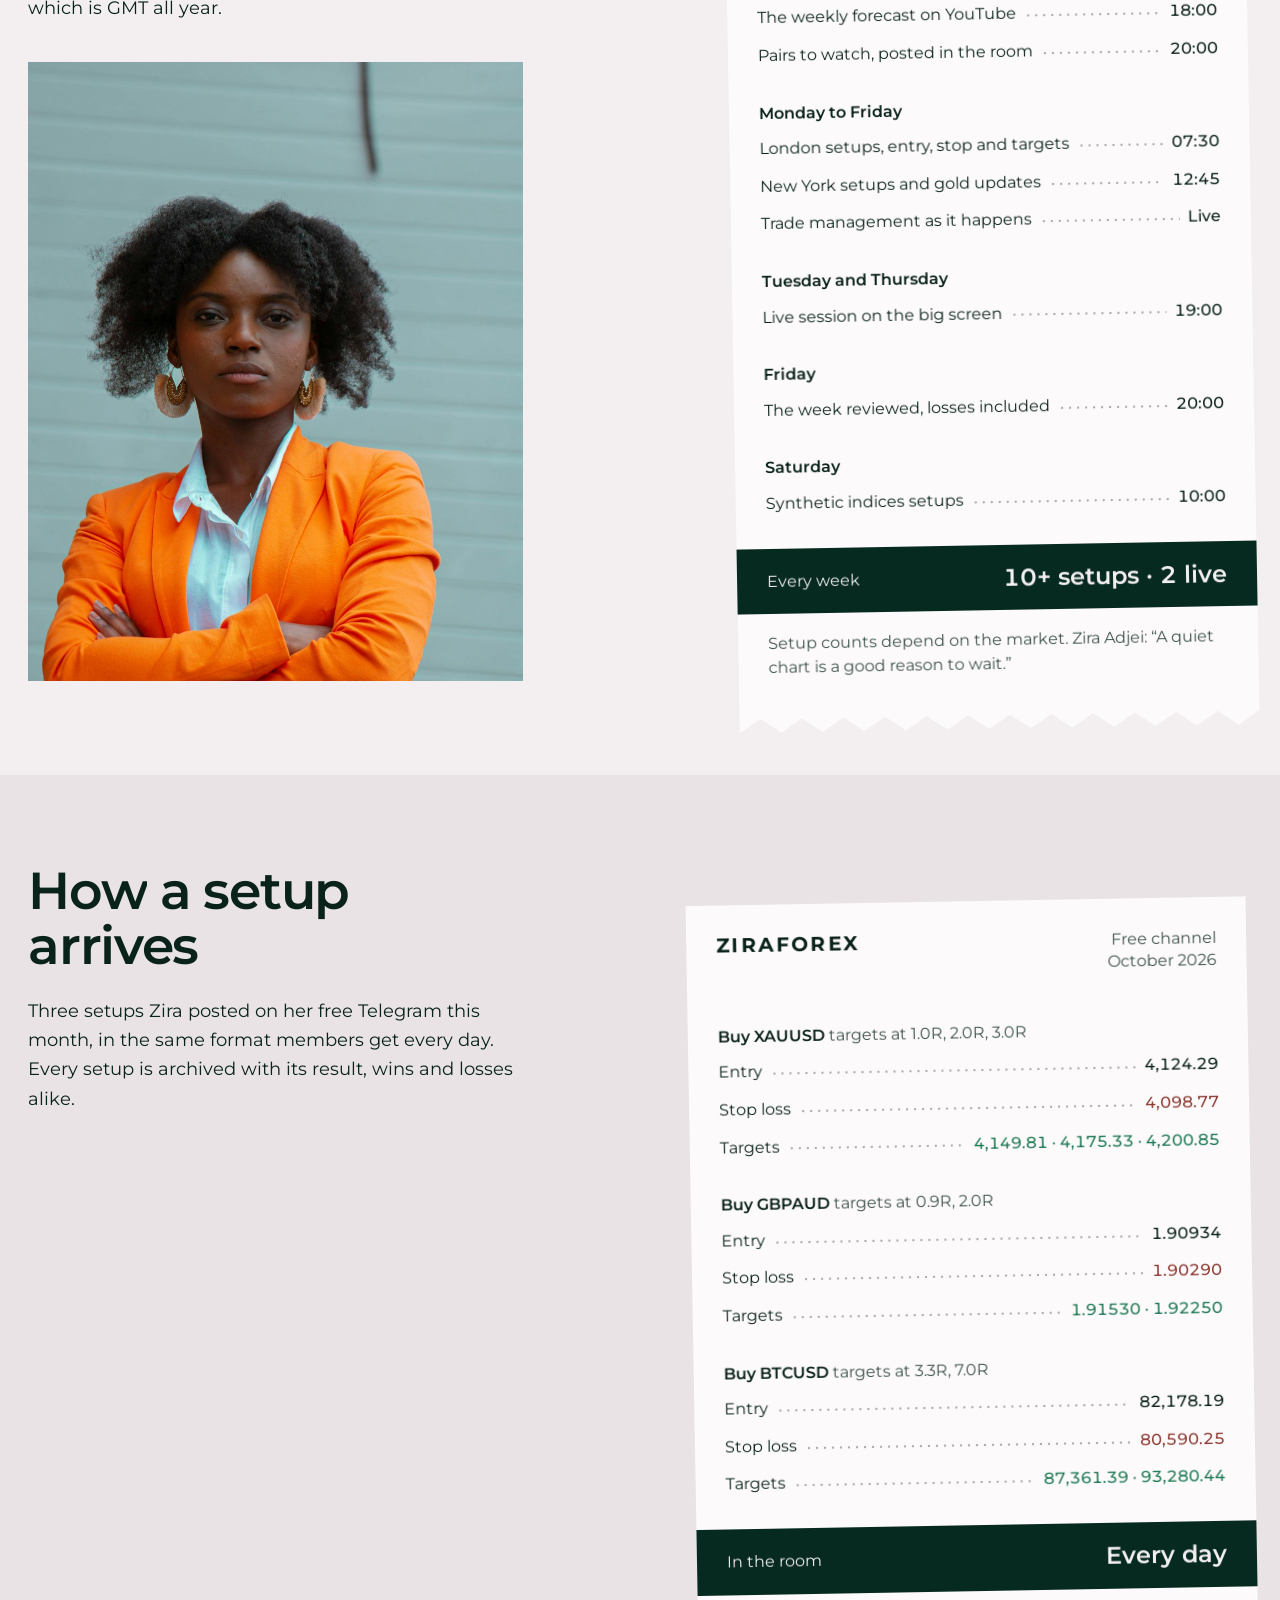
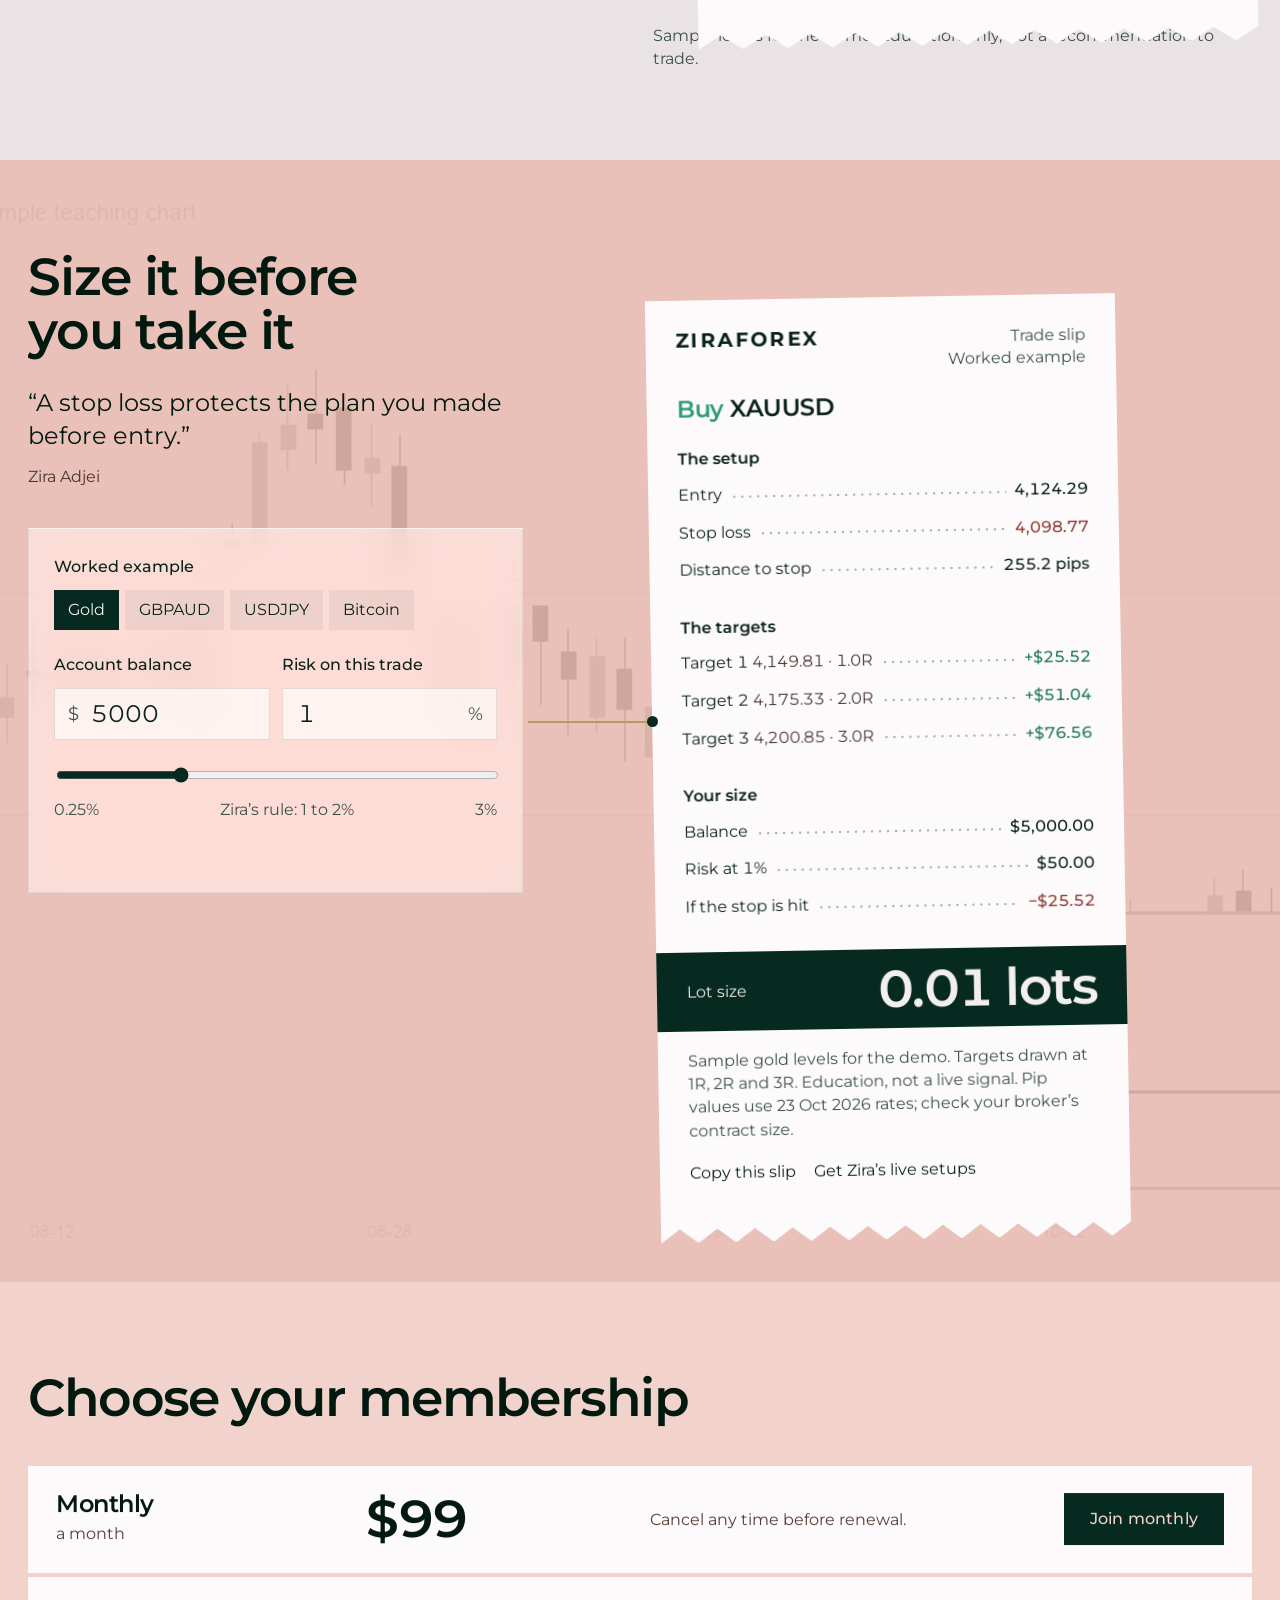
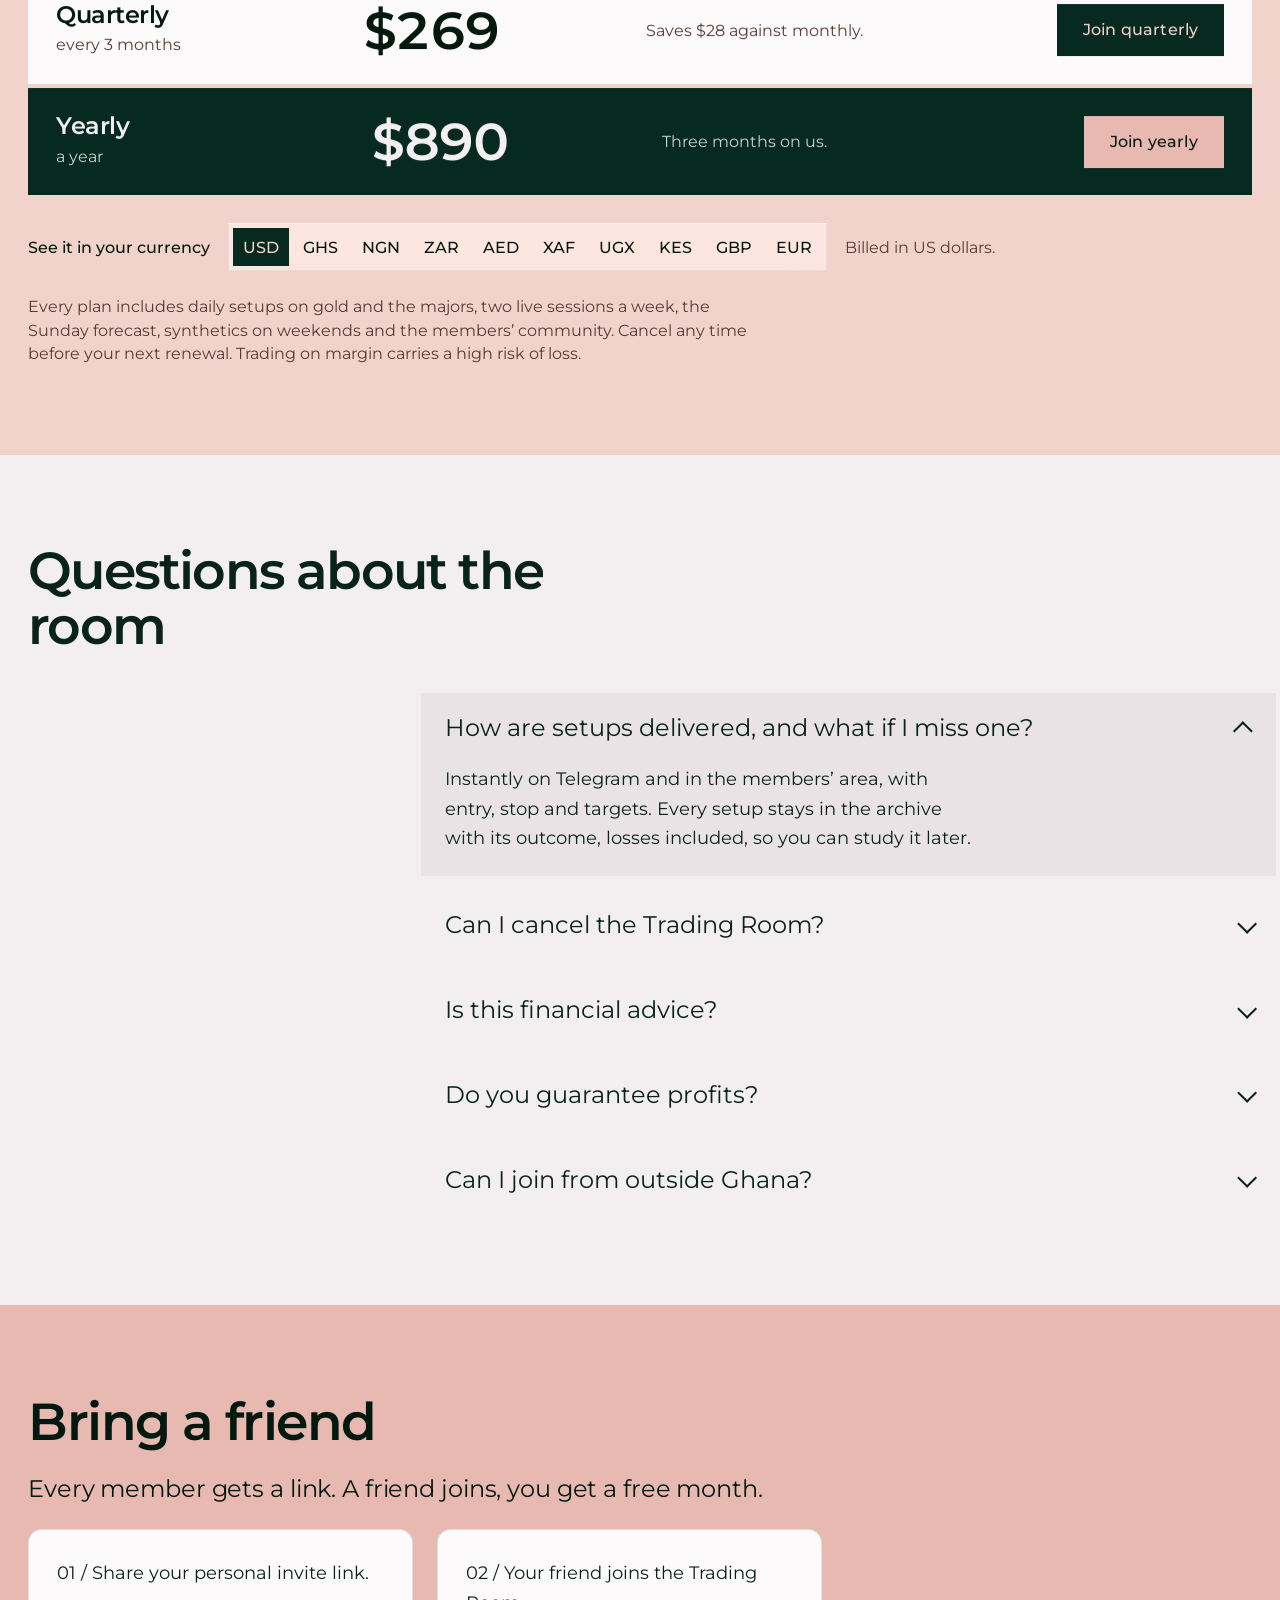
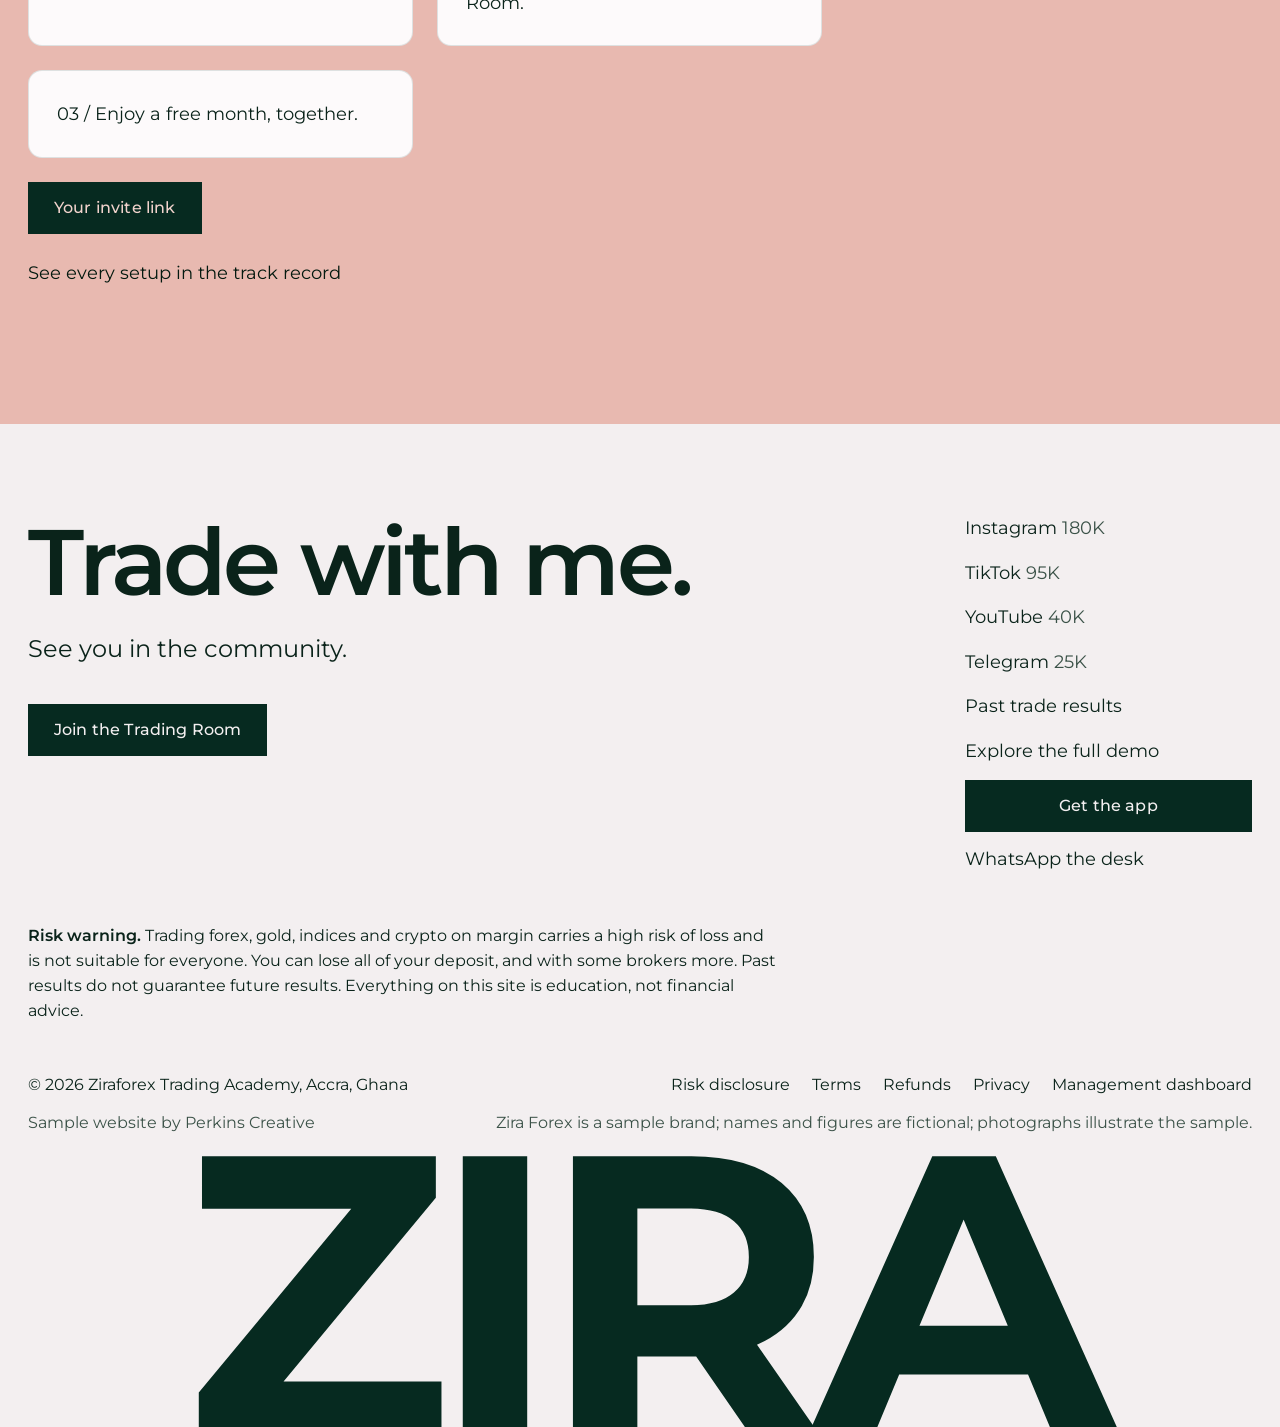
<file: trading-room.html>
<!doctype html>
<html lang="en">
<head>
<meta charset="utf-8">
<meta name="viewport" content="width=device-width, initial-scale=1, viewport-fit=cover">
<title>The Trading Room | Zira Forex</title>
<meta name="description" content="Zira's daily gold and FX setups with entry, stop and three targets, two live sessions a week and the Sunday forecast. From $99 a month.">
<meta name="theme-color" content="#062a20">
<meta name="robots" content="noindex, nofollow">
<link rel="icon" href="assets/icons/favicon.svg" type="image/svg+xml">
<link rel="stylesheet" href="assets/css/style.css">
</head>
<body data-page="room">
<main id="main">

  <section class="page-hero" data-tone="malachite">
    <div class="page-hero__pic"><img src="assets/img/full/room-hero.jpg" alt="Members at tables following a live trading session on the big screen" width="1920" height="1080" fetchpriority="high" style="object-position:50% 45%"></div>
    <div class="page-hero__in">
      <h1 data-split>Trading community</h1>
      <div class="page-hero__side">
        <p data-reveal>Explore a paid community where members receive trading ideas and join online classes. Each idea shows a starting price, a price to limit losses and target prices for taking profit.</p>
        <a class="btn" data-magnetic href="#join" style="--b-bg:var(--rose);--b-fg:var(--deep)" data-reveal>Join the Trading Room</a>
      </div>
    </div>
  </section>

  <section class="section" data-tone="malachite" id="sessions">
    <div class="wrap">
      <div class="split">
        <div class="split__l"><h2 data-split>When the market wakes</h2><p data-reveal>Gold moves most when London and New York overlap. Zira posts her setups before the sessions that matter. These clocks are live, in each city&rsquo;s own time.</p></div>
        <div class="split__r"><div class="sessions" data-sessions></div><p class="t-small t-soft" style="margin-top:18px" data-sess-note></p></div>
      </div>
    </div>
  </section>

  <section class="section" data-tone="pearl" id="week">
    <div class="wrap grid" style="align-items:start">
      <div style="grid-column:1 / span 5">
        <h2 class="t-head" data-split>A week in the room</h2>
        <p data-reveal style="margin-top:22px;max-width:40ch">Every week runs the same way, so you build the habit as much as the trade. Times are Accra time, which is GMT all year.</p>
        <figure data-reveal style="margin-top:40px"><img src="assets/img/full/portrait-20.jpg" alt="Zira Adjei in an orange blazer with folded arms" width="1086" height="1448" loading="lazy" style="aspect-ratio:4/5;object-fit:cover;object-position:50% 20%;width:100%"></figure>
      </div>
      <div class="slip-wrap" style="grid-column:7 / span 6" data-reveal>
        <div class="slip" data-tilt="3" data-ui style="width:min(100%,520px)">
          <div class="slip__head"><span class="slip__brand">ZIRAFOREX</span><span class="slip__meta">The Trading Room<br>Weekly itinerary</span></div>
          <h4>Sunday</h4>
          <div class="row"><span>The weekly forecast on YouTube</span><span class="dots"></span><span class="v">18:00</span></div>
          <div class="row"><span>Pairs to watch, posted in the room</span><span class="dots"></span><span class="v">20:00</span></div>
          <h4>Monday to Friday</h4>
          <div class="row"><span>London setups, entry, stop and targets</span><span class="dots"></span><span class="v">07:30</span></div>
          <div class="row"><span>New York setups and gold updates</span><span class="dots"></span><span class="v">12:45</span></div>
          <div class="row"><span>Trade management as it happens</span><span class="dots"></span><span class="v">Live</span></div>
          <h4>Tuesday and Thursday</h4>
          <div class="row"><span>Live session on the big screen</span><span class="dots"></span><span class="v">19:00</span></div>
          <h4>Friday</h4>
          <div class="row"><span>The week reviewed, losses included</span><span class="dots"></span><span class="v">20:00</span></div>
          <h4>Saturday</h4>
          <div class="row"><span>Synthetic indices setups</span><span class="dots"></span><span class="v">10:00</span></div>
          <div class="slip__total"><span>Every week</span><strong>10+ setups &middot; 2 live</strong></div>
          <p class="slip__note">Setup counts depend on the market. Zira Adjei: &ldquo;A quiet chart is a good reason to wait.&rdquo;</p>
        </div>
      </div>
    </div>
  </section>

  <section class="section" data-tone="paper" id="format">
    <div class="wrap">
      <div class="split">
        <div class="split__l"><h2 data-split>How a setup arrives</h2><p data-reveal>Three setups Zira posted on her free Telegram this month, in the same format members get every day. Every setup is archived with its result, wins and losses alike.</p></div>
        <div class="split__r"><div class="feed" data-feed></div><p class="t-small t-soft" style="margin-top:16px">Sample levels for the demo. Education only, not a recommendation to trade.</p></div>
      </div>
    </div>
  </section>

  <section class="section slip-sec" data-tone="rose" id="size">
    <div class="slip-sec__bg" aria-hidden="true"><img src="assets/img/full/chart-2.jpg" alt="" width="1280" height="708" loading="lazy"></div>
    <div class="wrap grid">
      <div class="slip-sec__copy">
        <h2 data-split>Size it before you take it</h2>
        <blockquote data-reveal>&ldquo;A stop loss protects the plan you made before entry.&rdquo;<cite>Zira Adjei</cite></blockquote>
        <form class="console glass glass--light" data-slip-form data-reveal onsubmit="return false">
          <div><span class="lbl" id="lbl-pair">Worked example</span><div class="seg" role="group" aria-labelledby="lbl-pair" data-pairs></div></div>
          <div class="two">
            <div><label for="bal">Account balance</label><div class="field"><span>$</span><input id="bal" inputmode="decimal" value="5000" data-bal></div></div>
            <div><label for="riskn">Risk on this trade</label><div class="field"><input id="riskn" inputmode="decimal" value="1" data-risk-n><span>%</span></div></div>
          </div>
          <div><input class="range" type="range" min="0.25" max="3" step="0.25" value="1" data-risk aria-label="Risk percent slider"><div class="range-row"><span>0.25%</span><span>Zira&rsquo;s rule: 1 to 2%</span><span>3%</span></div></div>
          <p class="console__warn" data-warn aria-live="polite"></p>
        </form>
      </div>
      <div class="slip-wrap" data-reveal><div class="slip" data-tilt="4" data-slip data-ui aria-live="polite"></div></div>
    </div>
  </section>

  <section class="section" data-tone="blush" id="join">
    <div class="wrap">
      <h2 class="t-head" data-split id="plans">Choose your membership</h2>
      <div class="plans" data-plans style="margin-top:40px"></div>
      <div class="price__ccy" style="margin:28px 0 0"><span class="lbl">See it in your currency</span><div class="ccy glass glass--light" role="group" aria-label="Currency"></div><span class="t-small t-soft" data-ccy-note></span></div>
      <p class="t-small t-soft" style="margin-top:24px;max-width:66ch">Every plan includes daily setups on gold and the majors, two live sessions a week, the Sunday forecast, synthetics on weekends and the members&rsquo; community. Cancel any time before your next renewal. Trading on margin carries a high risk of loss.</p>
    </div>
  </section>

  <section class="section faq" data-tone="pearl" id="faq">
    <div class="wrap">
      <h2 data-split>Questions about the room</h2>
      <div class="faq__list"><div data-faq></div></div>
    </div>
  </section>

<section class="section" data-tone="rose"><div class="wrap eco-intro" data-reveal><h2 class="t-head">Bring a friend</h2><p class="t-lead">Every member gets a link. A friend joins, you get a free month.</p><ol class="eco-grid"><li class="eco-card">01 / Share your personal invite link.</li><li class="eco-card">02 / Your friend joins the Trading Room.</li><li class="eco-card">03 / Enjoy a free month, together.</li></ol><a class="btn" href="portal.html">Your invite link</a><a class="link" href="results.html">See every setup in the track record</a></div></section>
  <div data-footer></div>
</main>
<script src="assets/vendor/gsap.min.js"></script>
<script src="assets/vendor/ScrollTrigger.min.js"></script>
<script src="assets/vendor/lenis.min.js"></script>
<script src="assets/js/data.js"></script>
<script src="assets/js/site.js"></script>
<script src="assets/js/slip.js"></script>
<script src="assets/js/desk.js"></script>
<script src="assets/js/inner.js"></script>
</body>
</html>
</file>
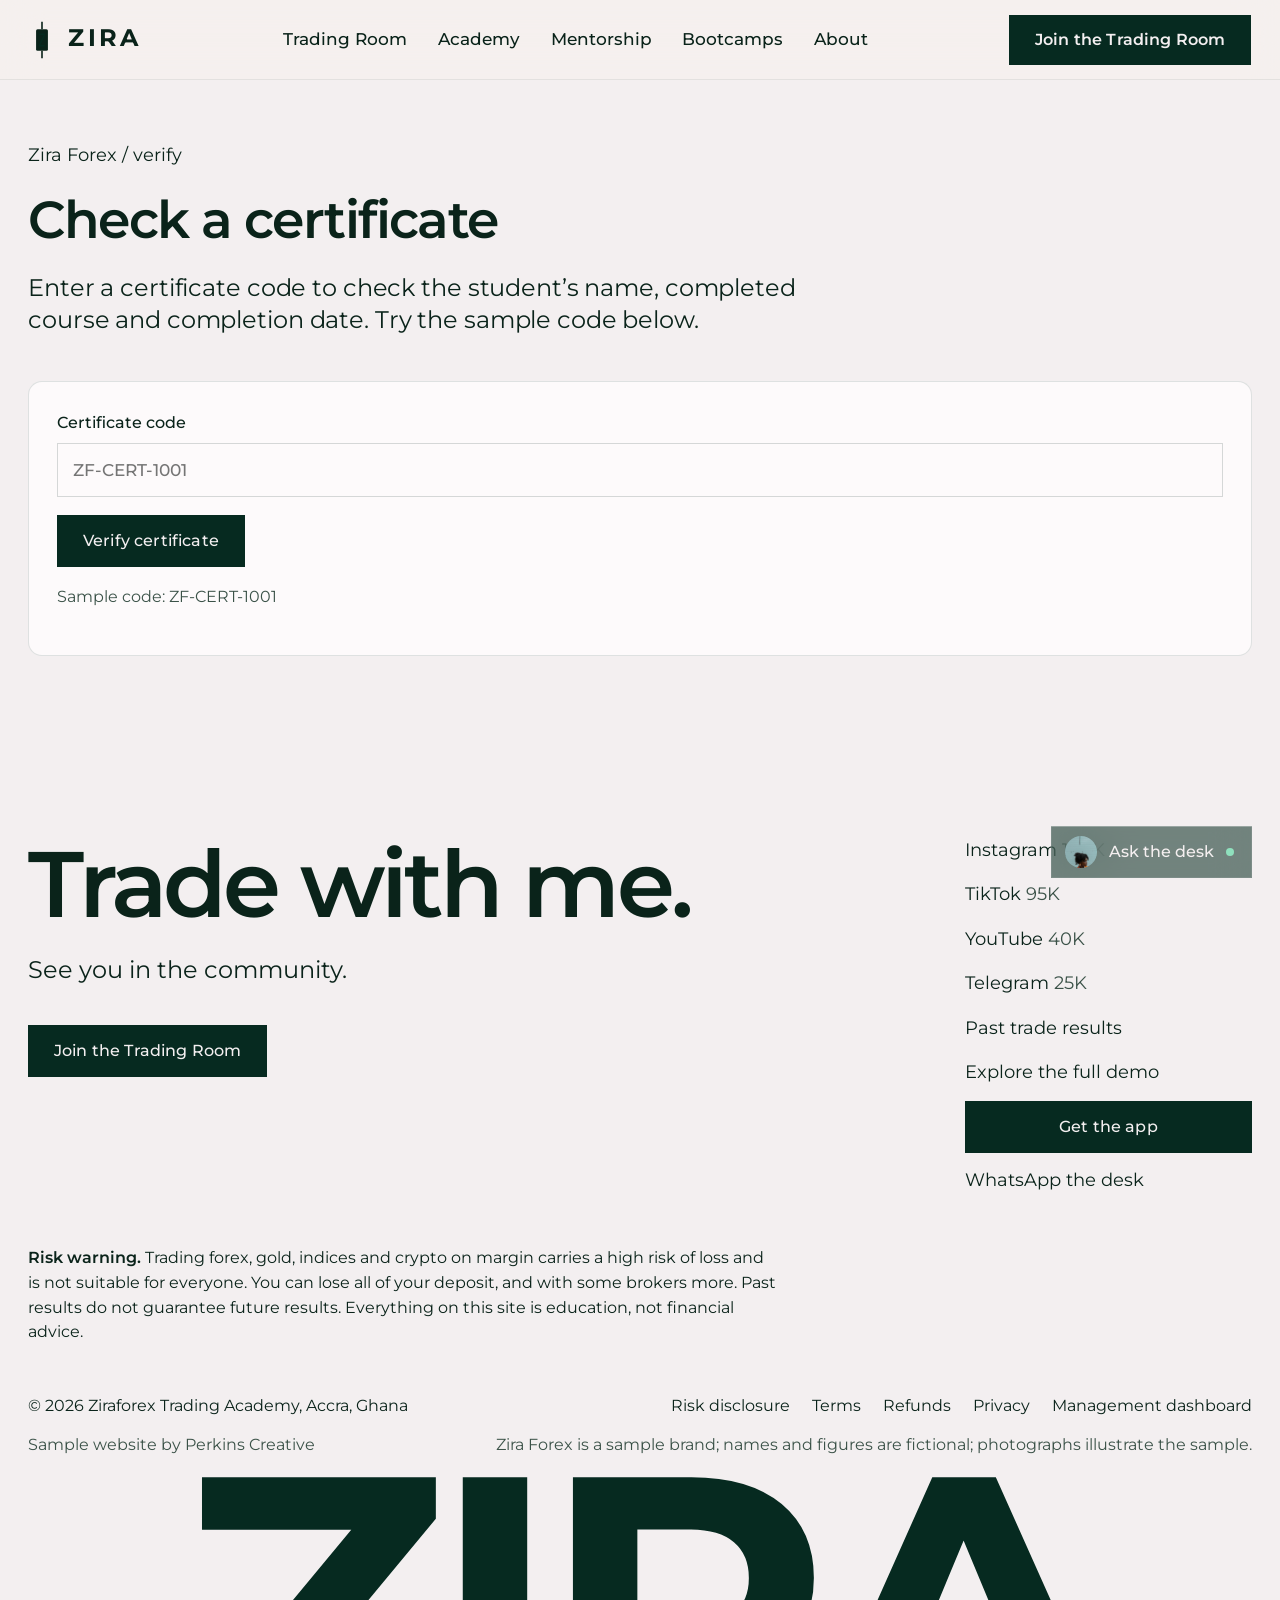
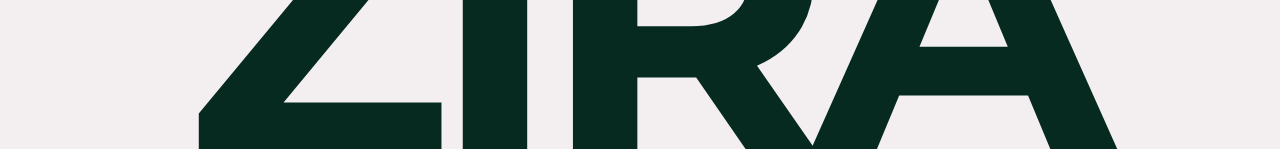
<file: verify.html>
<!doctype html>
<html lang="en">
<head>
<meta charset="utf-8">
<meta name="viewport" content="width=device-width, initial-scale=1, viewport-fit=cover">
<title>Check a certificate | Zira Forex</title>
<meta name="theme-color" content="#062a20">
<meta name="robots" content="noindex">
<link rel="icon" href="assets/icons/favicon.svg" type="image/svg+xml">
<link rel="stylesheet" href="assets/css/style.css">
</head>
<body data-page="verify"><main id="main"><section class="section eco-page" data-tone="pearl"><div class="wrap"><div class="eco-intro" data-reveal><p class="lbl">Zira Forex / verify</p><h1 class="t-head">Check a certificate</h1><p class="t-lead">Enter a certificate code to check the student’s name, completed course and completion date. Try the sample code below.</p></div><form class="form eco-card" data-verify><label>Certificate code<input name="code" required pattern="ZF-CERT-[A-Za-z0-9]{4}" placeholder="ZF-CERT-1001" style="text-transform:uppercase"></label><button class="btn">Verify certificate</button><p class="t-small t-soft">Sample code: ZF-CERT-1001</p><div role="status" data-verification></div></form></div></section><div data-footer></div></main>
<script src="assets/vendor/gsap.min.js"></script>
<script src="assets/vendor/ScrollTrigger.min.js"></script>
<script src="assets/vendor/lenis.min.js"></script>
<script src="assets/js/data.js"></script>
<script src="assets/js/site.js"></script>
<script src="assets/js/store.js"></script>
<script src="assets/js/desk.js"></script>
<script src="assets/js/inner.js"></script>
<script src="assets/js/ecosystem.js"></script>
</body>
</html>
</file>
<file: assets/css/style.css>
/* =========================================================================
   Zira Forex: design system
   Malachite and rose quartz, set in Montserrat.
   Signature motif: the candle. The I in ZIRA is a candle body with a wick.
   ========================================================================= */

@font-face { font-family: "Montserrat"; src: url("../fonts/montserrat-var.woff2") format("woff2"); font-weight: 100 900; font-style: normal; font-display: swap; }

:root {
  /* colour: malachite, rose quartz, pearl; champagne only for wicks and light */
  --malachite: #062a20;
  --malachite-2: #0a3528;
  --malachite-3: #104332;
  --deep: #03190f;
  --emerald: #2f9e74;
  --rose: #e8b9b0;
  --rose-2: #f1d3cc;
  --rose-ink: #8e3e36;
  --pearl: #f3eff0;
  --pearl-2: #e9e3e5;
  --paper: #fdfafb;
  --ink: #0a231a;
  --ink-soft: #3b5248;
  --on-dark: #f4eff0;
  --on-dark-soft: #c9d6cf;
  --champagne: #dcc391;
  --champagne-2: #b9995f;

  /* roles, switched per section by data-tone */
  --bg: var(--pearl);
  --fg: var(--ink);
  --fg-soft: var(--ink-soft);
  --accent: var(--malachite);
  --accent-ink: var(--pearl);

  /* type */
  --display: "Montserrat", "Helvetica Neue", Arial, sans-serif;
  --text: "Montserrat", "Helvetica Neue", Arial, sans-serif;
  --step-small: 1rem;
  --step-body: clamp(1.0625rem, 1rem + 0.2vw, 1.15rem);
  --step-lead: clamp(1.25rem, 1.08rem + 0.5vw, 1.55rem);
  --step-head: clamp(2rem, 1.3rem + 2.4vw, 3.5rem);
  --step-poster: clamp(2.75rem, 1rem + 6vw, 7rem);

  /* space */
  --m: clamp(20px, 2.2vw, 32px);           /* the one page margin */
  --gap: clamp(20px, 2vw, 32px);
  --section: clamp(64px, 7vw, 120px);
  --nav-h: 80px;

  /* motion */
  --ease-out: cubic-bezier(.16, 1, .3, 1);
  --ease-io: cubic-bezier(.76, 0, .24, 1);
  --ease-soft: cubic-bezier(.22, .61, .36, 1);
}

/* ---------- reset ---------- */
*, *::before, *::after { box-sizing: border-box; }
html { -webkit-text-size-adjust: 100%; text-size-adjust: 100%; scroll-behavior: auto; }
html.lenis, html.lenis body { height: auto; }
.lenis.lenis-smooth { scroll-behavior: auto !important; }
body { margin: 0; background: var(--malachite); color: var(--fg); font-family: var(--text); font-size: var(--step-body); line-height: 1.6; font-weight: 400; letter-spacing: 0; -webkit-font-smoothing: antialiased; -moz-osx-font-smoothing: grayscale; text-rendering: optimizeLegibility; overflow-x: hidden; }
img, svg, video, canvas { display: block; max-width: 100%; }
img { height: auto; }
a { color: inherit; text-decoration: none; }
button, input, select, textarea { font: inherit; color: inherit; }
button { cursor: pointer; background: none; border: 0; padding: 0; }
h1, h2, h3, h4, p, blockquote, figure, ul, ol, dl, dd { margin: 0; padding: 0; }
figure { overflow: hidden; }
ul, ol { list-style: none; }
[hidden] { display: none !important; }
::selection { background: var(--rose); color: var(--malachite); }
:focus-visible { outline: 2px solid var(--champagne); outline-offset: 3px; }
.sr-only { position: absolute !important; width: 1px; height: 1px; padding: 0; margin: -1px; overflow: hidden; clip: rect(0 0 0 0); white-space: nowrap; border: 0; }
.skip { position: fixed; left: var(--m); top: -60px; z-index: 300; background: var(--pearl); color: var(--ink); padding: 12px 16px; transition: top .2s; }
.skip:focus { top: 12px; }

/* ---------- tones: each section sets its own field ---------- */
[data-tone="pearl"]   { --bg: var(--pearl);     --fg: var(--ink);     --fg-soft: var(--ink-soft);    --accent: var(--malachite); --accent-ink: var(--pearl); }
[data-tone="paper"]   { --bg: var(--pearl-2);   --fg: var(--ink);     --fg-soft: var(--ink-soft);    --accent: var(--malachite); --accent-ink: var(--pearl); }
[data-tone="rose"]    { --bg: var(--rose);      --fg: var(--deep);    --fg-soft: #4a3330;            --accent: var(--malachite); --accent-ink: var(--rose-2); }
[data-tone="blush"]   { --bg: var(--rose-2);    --fg: var(--deep);    --fg-soft: #573a36;            --accent: var(--malachite); --accent-ink: var(--rose-2); }
[data-tone="malachite"] { --bg: var(--malachite); --fg: var(--on-dark); --fg-soft: var(--on-dark-soft); --accent: var(--rose); --accent-ink: var(--malachite); }
[data-tone="deep"]    { --bg: var(--deep);      --fg: var(--on-dark); --fg-soft: var(--on-dark-soft); --accent: var(--rose); --accent-ink: var(--deep); }
[data-tone] { background-color: var(--bg); color: var(--fg); }

/* ---------- layout ---------- */
.wrap { padding-left: var(--m); padding-right: var(--m); }
.grid { display: grid; grid-template-columns: repeat(12, minmax(0, 1fr)); column-gap: var(--gap); }
.section { position: relative; padding-top: var(--section); padding-bottom: var(--section); }

/* ---------- type ---------- */
.t-display, h1, h2, h3 { font-family: var(--display); font-weight: 600; letter-spacing: -0.025em; line-height: 1.06; }
.t-head { font-size: var(--step-head); letter-spacing: -0.03em; line-height: 1.05; text-wrap: balance; }
.t-lead { font-size: var(--step-lead); line-height: 1.38; letter-spacing: -0.005em; }
.t-body { font-size: var(--step-body); }
.t-small { font-size: var(--step-small); line-height: 1.45; }
.t-soft { color: var(--fg-soft); }
.num { font-variant-numeric: tabular-nums lining-nums; font-feature-settings: "tnum" 1, "lnum" 1; }
.measure { max-width: 40ch; }
p + p { margin-top: 1em; }

/* ---------- buttons ---------- */
.btn { --b-bg: var(--accent); --b-fg: var(--accent-ink); position: relative; display: inline-flex; align-items: center; justify-content: center; gap: 12px; min-height: 52px; padding: 0 26px; background: var(--b-bg); color: var(--b-fg); font-family: var(--text); font-size: var(--step-small); font-weight: 500; letter-spacing: 0.01em; line-height: 1; white-space: nowrap; isolation: isolate; overflow: hidden; transition: color .45s var(--ease-out), transform .45s var(--ease-out); will-change: transform; }
.btn::before { content: ""; position: absolute; inset: 0; z-index: -1; background: var(--champagne); transform: scaleY(0); transform-origin: 50% 100%; transition: transform .55s var(--ease-out); }
.btn:hover::before, .btn:focus-visible::before { transform: scaleY(1); }
.btn:hover, .btn:focus-visible { color: var(--deep); }
.btn:active { transform: scale(.98); }
.btn .wick { width: 1px; height: 18px; background: currentColor; opacity: .6; }
.btn--ghost { --b-bg: transparent; --b-fg: var(--fg); box-shadow: inset 0 0 0 1.5px currentColor; } /* taste-skill-ignore: glass, form fields, floating paper or photo scrim, by design */
.btn--ghost::before { background: var(--fg); }
.btn--ghost:hover, .btn--ghost:focus-visible { color: var(--bg); }
.btn--full { width: 100%; }
.link { position: relative; display: inline-block; padding-bottom: 3px; }
.link::after { content: ""; position: absolute; left: 0; right: 0; bottom: 0; height: 1.5px; background: currentColor; transform: scaleX(0); transform-origin: 0 50%; transition: transform .5s var(--ease-out); }
.link:hover::after, .link:focus-visible::after, .link--on::after, .link[aria-current="page"]::after { transform: scaleX(1); }

/* ---------- glass: a material, used on the nav, the slip console, chips and the desk ---------- */
.glass { position: relative; background: rgba(246, 239, 233, 0.10); -webkit-backdrop-filter: blur(18px) saturate(150%); backdrop-filter: blur(18px) saturate(150%); box-shadow: inset 0 1px 0 rgba(255,255,255,.22), inset 0 0 0 1px rgba(255,255,255,.08); isolation: isolate; } /* taste-skill-ignore: glass, form fields, floating paper or photo scrim, by design */
.glass--light { background: rgba(255, 250, 247, 0.52); box-shadow: inset 0 1px 0 rgba(255,255,255,.7), inset 0 0 0 1px rgba(10,35,26,.06); } /* taste-skill-ignore: glass, form fields, floating paper or photo scrim, by design */
.glass::after { content: ""; position: absolute; inset: 0; pointer-events: none; z-index: 2; background: radial-gradient(240px circle at var(--mx, 50%) var(--my, -40%), rgba(255,255,255,.22), transparent 60%); opacity: 0; transition: opacity .5s var(--ease-soft); mix-blend-mode: soft-light; } /* taste-skill-ignore: glass, form fields, floating paper or photo scrim, by design */
.glass:hover::after, .glass.is-lit::after { opacity: 1; }

/* =========================================================================
   NAV: one steady frosted bar. It never hides on scroll.
   ========================================================================= */
.nav { position: fixed; inset: 0 0 auto 0; z-index: 90; height: var(--nav-h); display: flex; align-items: center; gap: 28px; padding: 0 var(--m); color: var(--on-dark); background: rgba(6, 42, 32, 0.34); -webkit-backdrop-filter: blur(20px) saturate(160%); backdrop-filter: blur(20px) saturate(160%); box-shadow: inset 0 -1px 0 rgba(255,255,255,.07); transition: background-color .5s var(--ease-soft), color .5s var(--ease-soft), box-shadow .5s; } /* taste-skill-ignore: glass, form fields, floating paper or photo scrim, by design */
.nav[data-tone-nav="light"] { color: var(--ink); background: rgba(246, 241, 238, 0.62); box-shadow: inset 0 -1px 0 rgba(10,35,26,.07); } /* taste-skill-ignore: glass, form fields, floating paper or photo scrim, by design */
.nav[data-tone-nav="rose"] { color: var(--deep); background: rgba(241, 211, 204, 0.58); box-shadow: inset 0 -1px 0 rgba(10,35,26,.07); } /* taste-skill-ignore: glass, form fields, floating paper or photo scrim, by design */
.brand { display: inline-flex; align-items: center; gap: 12px; flex: none; }
.brand__mark { width: 28px; height: 38px; color: currentColor; }
.brand__word { font-family: var(--display); font-size: 1.5rem; font-weight: 700; letter-spacing: 0.14em; line-height: 1; }
.brand__sub { font-size: var(--step-small); opacity: .8; letter-spacing: .01em; margin-top: 2px; }
.nav__links { display: flex; gap: clamp(20px, 2.4vw, 40px); margin: 0 auto; font-size: 1.0625rem; font-weight: 500; }
.nav__links a { padding: 8px 0; }
.nav__cta { flex: none; min-height: 50px; padding: 0 26px; font-size: 1rem; font-weight: 600; }
.nav[data-tone-nav="light"] .nav__cta, .nav[data-tone-nav="rose"] .nav__cta { --b-bg: var(--malachite); --b-fg: var(--pearl); }
.nav .nav__cta { --b-bg: var(--rose); --b-fg: var(--deep); }
.nav__menu { display: none; margin-left: auto; min-height: 44px; padding: 0 4px; font-size: var(--step-body); }
.nav__menu .bars { display: inline-block; width: 22px; height: 10px; margin-left: 10px; vertical-align: middle; background: linear-gradient(currentColor, currentColor) 0 0 / 100% 1.5px no-repeat, linear-gradient(currentColor, currentColor) 0 100% / 70% 1.5px no-repeat; } /* taste-skill-ignore: glass, form fields, floating paper or photo scrim, by design */

.drawer { position: fixed; inset: 0; z-index: 120; display: none; flex-direction: column; padding: calc(var(--nav-h) + 24px) var(--m) 28px; background: rgba(3, 25, 15, 0.82); -webkit-backdrop-filter: blur(24px) saturate(140%); backdrop-filter: blur(24px) saturate(140%); color: var(--on-dark); opacity: 0; visibility: hidden; transition: opacity .45s var(--ease-soft), visibility 0s .45s; }
.drawer.is-show { display: flex; }
.drawer.is-open { opacity: 1; visibility: visible; transition: opacity .45s var(--ease-soft); }
.drawer__close { position: absolute; top: 14px; right: var(--m); min-height: 44px; font-size: var(--step-body); }
.drawer a.big { font-family: var(--display); font-size: var(--step-head); line-height: 1.05; letter-spacing: -0.02em; padding: 4px 0; display: block; }
.drawer__foot { margin-top: auto; display: grid; gap: 14px; }

/* =========================================================================
   HERO: ZIRA as a monument. The I is a candle; Zira stands in it.
   ========================================================================= */
.hero { position: relative; min-height: 100svh; overflow: hidden; background: var(--malachite); color: var(--on-dark); isolation: isolate; }
.hero__gl { position: absolute; inset: 0; z-index: 0; width: 100%; height: 100%; }
.hero__fallback { position: absolute; inset: 0; z-index: 0; }
.hero__fallback svg { width: 100%; height: 100%; }
.hero__inner { position: relative; z-index: 2; min-height: 100svh; display: grid; grid-template-columns: minmax(0, 1fr); grid-template-rows: 1fr auto; padding: calc(var(--nav-h) + clamp(12px, 2vh, 28px)) var(--m) clamp(20px, 3vh, 32px); pointer-events: none; }
.hero__inner a, .hero__inner button, .hero__inner .pe { pointer-events: auto; }
.hero__top { display: flex; justify-content: space-between; align-items: flex-start; gap: 24px; }
.hero__intro { max-width: 44ch; }
.hero__intro p { font-size: var(--step-body); line-height: 1.45; color: var(--on-dark); }
.hero__intro .btn { margin-top: 18px; }
.hero__session { text-align: right; font-size: var(--step-small); line-height: 1.45; }
.hero__session strong { font-weight: 500; display: block; }
.hero__session .dot { display: inline-block; width: 7px; height: 7px; border-radius: 50%; background: var(--emerald); margin-right: 8px; vertical-align: 1px; box-shadow: 0 0 0 0 rgba(47,158,116,.6); animation: pulse 2.4s infinite; } /* taste-skill-ignore: glass, form fields, floating paper or photo scrim, by design */
.hero__session .dot.is-closed { background: var(--rose); animation: none; }
@keyframes pulse { 0% { box-shadow: 0 0 0 0 rgba(47,158,116,.55); } 70% { box-shadow: 0 0 0 10px rgba(47,158,116,0); } 100% { box-shadow: 0 0 0 0 rgba(47,158,116,0); } } /* taste-skill-ignore: glass, form fields, floating paper or photo scrim, by design */

.hero__stage { display: flex; align-items: center; justify-content: center; min-height: 0; min-width: 0; }
.monument { --F: min(35.6vw, calc((100svh - 300px) / 1.0)); position: relative; display: flex; align-items: flex-end; justify-content: center; font-family: var(--display); font-weight: 600; font-size: var(--F); line-height: .7; letter-spacing: -0.005em; color: var(--on-dark); white-space: nowrap; margin: 0; padding-top: .2em; will-change: transform; transform-origin: 50% 70%; }
.monument .l { display: inline-block; position: relative; z-index: 3; height: .7em; line-height: .7; will-change: transform, filter; }
.monument .l--k { z-index: 4; }
.i-slot { position: relative; display: inline-block; width: .41em; height: .7em; flex: none; z-index: 2; margin: 0 .01em; }
.i-slot__wick { position: absolute; left: 50%; width: max(1.5px, .0035em); margin-left: max(-0.75px, -.00175em); background: var(--champagne); transform-origin: 50% 0; }
.i-slot__wick--top { top: -.16em; height: .16em; }
.i-slot__wick--bot { top: .7em; height: .12em; transform-origin: 50% 0; }
.i-slot__body { position: absolute; left: 50%; top: 0; width: .25em; height: .7em; margin-left: -.125em; background: var(--rose); border-radius: .028em; overflow: hidden; transform-origin: 50% 50%; }
.i-slot__body::after { content: ""; position: absolute; inset: 0; background: linear-gradient(100deg, rgba(255,255,255,.28) 0%, rgba(255,255,255,0) 32%, rgba(255,255,255,0) 70%, rgba(255,255,255,.12) 100%); } /* taste-skill-ignore: glass, form fields, floating paper or photo scrim, by design */
.i-slot__figure { position: absolute; bottom: -.004em; left: -.04em; width: .394em; height: auto; max-width: none; z-index: 3; transform-origin: 50% 100%; will-change: transform; filter: drop-shadow(0 .012em .02em rgba(3,25,15,.35)); }
.i-slot__figure:not([src]) { display: none; } /* Set one src to add a prospect cut-out; the rose candle stands alone by default. */
.hero__bottom { display: flex; justify-content: space-between; align-items: flex-end; gap: 24px; }
.hero__where { font-size: var(--step-small); line-height: 1.45; max-width: 30ch; }
.ticker { display: inline-grid; grid-template-columns: auto auto; column-gap: 18px; row-gap: 2px; align-items: baseline; padding: 14px 18px; color: var(--on-dark); font-size: var(--step-small); }
.ticker__pair { font-weight: 500; }
.ticker__px { font-family: var(--display); font-size: var(--step-lead); line-height: 1; letter-spacing: -0.01em; text-align: right; }
.ticker__chg { text-align: right; }
.ticker__chg.is-down { color: var(--rose); }
.ticker__chg.is-up { color: #8fe0bd; }
.ticker__sess { grid-column: 1 / -1; margin-top: 10px; padding-top: 10px; box-shadow: inset 0 1px 0 rgba(255,255,255,.12); } /* taste-skill-ignore: glass, form fields, floating paper or photo scrim, by design */
.ticker__sess .dot { display: inline-block; width: 7px; height: 7px; border-radius: 50%; background: var(--emerald); margin-right: 8px; vertical-align: 1px; animation: pulse 2.4s infinite; }
.ticker__sess .dot.is-closed { background: var(--rose); animation: none; }
.ticker__src { grid-column: 1 / -1; color: var(--on-dark-soft); font-size: var(--step-small); margin-top: 6px; }
.hero__scroll { position: absolute; left: 50%; bottom: 18px; z-index: 3; width: 1px; height: 46px; background: rgba(220,195,145,.35); overflow: hidden; }
.hero__scroll::after { content: ""; position: absolute; left: 0; top: -46px; width: 1px; height: 46px; background: var(--champagne); animation: wick 2.2s var(--ease-io) infinite; }
@keyframes wick { to { transform: translateY(92px); } }
.hero__photo { display: none; }

/* =========================================================================
   REACH: one band, one number at a time
   ========================================================================= */
.reach { padding: clamp(56px, 6vw, 96px) 0; }
.reach__in { display: grid; grid-template-columns: repeat(12, minmax(0, 1fr)); column-gap: var(--gap); align-items: center; }
.reach__copy { grid-column: 1 / span 5; }
.reach__copy p { margin-top: 16px; max-width: 34ch; font-size: var(--step-lead); line-height: 1.45; }
.reach__show { grid-column: 7 / span 6; position: relative; min-height: clamp(200px, 19vw, 280px); }
.reach__slide { position: absolute; inset: 0 0 44px 0; display: flex; flex-direction: column; justify-content: center; opacity: 0; transform: translateY(22px); transition: opacity .7s var(--ease-soft), transform .9s var(--ease-out); pointer-events: none; }
.reach__slide.is-on { opacity: 1; transform: none; pointer-events: auto; }
.reach__n { font-family: var(--display); font-weight: 700; font-size: var(--step-poster); line-height: 1; letter-spacing: -0.04em; color: var(--malachite); }
.reach__l { margin-top: 12px; font-size: var(--step-lead); line-height: 1.4; max-width: 32ch; }
.reach__dots { position: absolute; left: 0; bottom: 0; display: flex; gap: 6px; }
.reach__dots button { position: relative; width: 46px; height: 32px; }
.reach__dots button::before, .reach__dots button::after { content: ""; position: absolute; left: 0; right: 0; top: 14px; height: 4px; background: rgba(10,35,26,.15); }
.reach__dots button::after { background: var(--malachite); transform: scaleX(0); transform-origin: 0 50%; }
.reach__dots button[aria-selected="true"]::after { animation: reachbar var(--dur, 3.2s) linear forwards; }
@keyframes reachbar { to { transform: scaleX(1); } }

/* =========================================================================
   PROOF: where Zira teaches, as one sentence, a city lit at a time
   ========================================================================= */
.proof h2 { font-size: var(--step-lead); font-family: var(--text); font-weight: 500; letter-spacing: 0; line-height: 1.3; margin-bottom: 28px; }
.proof__sentence { font-family: var(--display); font-size: var(--step-lead); line-height: 1.22; letter-spacing: -0.01em; max-width: 34ch; }
.proof__sentence .c { color: rgba(10,35,26,.42); transition: color .45s var(--ease-soft); }
.proof__sentence .c.is-lit { color: var(--ink); }
.proof__row { display: grid; grid-template-columns: repeat(12, minmax(0,1fr)); column-gap: var(--gap); align-items: end; }
.proof__text { grid-column: 1 / span 7; }
.proof__stats { grid-column: 9 / span 4; display: grid; grid-template-columns: repeat(2, minmax(0, 1fr)); gap: 36px 24px; }
.stat__n { font-family: var(--display); font-size: var(--step-head); line-height: .9; letter-spacing: -0.03em; }
.stat__l { margin-top: 10px; font-size: var(--step-small); }
.stat__l a { color: var(--fg); }

/* =========================================================================
   STORY: the lounge opens to the full screen, then side facts and the record
   ========================================================================= */
.story { padding-top: 0; }
.story__open { position: relative; height: 150svh; }
.story__frame { position: sticky; top: 0; height: 100svh; overflow: hidden; display: grid; place-items: center; }
.story__pic { position: relative; width: 100%; height: 100%; overflow: hidden; will-change: clip-path; clip-path: inset(12% 22% 12% 22%); }
.story__pic img { width: 100%; height: 100%; object-fit: cover; object-position: 50% 58%; transform: scale(1.18); will-change: transform; }
.story__cap { position: absolute; left: 0; right: 0; bottom: 0; z-index: 2; padding: 80px var(--m) 26px; color: var(--on-dark); font-size: var(--step-small); background: linear-gradient(180deg, rgba(0,0,0,0), rgba(0,0,0,.55)); } /* taste-skill-ignore: glass, form fields, floating paper or photo scrim, by design */
.story__body { padding-top: var(--section); }
.story__row { display: grid; grid-template-columns: repeat(12, minmax(0,1fr)); column-gap: var(--gap); }
.story__row > :first-child { grid-column: 1 / span 3; }
.story__row > :last-child { grid-column: 5 / span 8; }
.facts { display: grid; gap: 20px; align-content: start; max-width: 240px; }
.facts dt { font-size: var(--step-small); color: var(--fg-soft); }
.facts dd { font-size: var(--step-body); font-weight: 500; }
.story__para { font-family: var(--display); font-size: var(--step-lead); line-height: 1.3; letter-spacing: -0.008em; max-width: 34em; }
.story__para + .story__sign { margin-top: 28px; display: flex; align-items: center; gap: 18px; }
.story__sign img { width: 72px; height: 72px; object-fit: cover; }
.story__h { font-size: var(--step-head); margin-bottom: 36px; max-width: 16ch; }
.story__row--rec { margin-top: 64px; }
.rec__word { font-size: var(--step-body); font-weight: 500; }
.rec__lists { display: grid; grid-template-columns: repeat(2, minmax(0, 340px)); gap: 40px 64px; }
.rec__list h3 { font-family: var(--text); font-size: var(--step-body); font-weight: 500; letter-spacing: 0; margin-bottom: 14px; line-height: 1.3; }
.rec__list li { display: flex; justify-content: space-between; gap: 16px; font-size: var(--step-small); padding: 7px 0; }
.rec__list li span:last-child { color: var(--fg-soft); flex: none; }

/* =========================================================================
   OFFERS: four columns of names; the picture spot answers the hover
   ========================================================================= */
.offers h2 { font-size: var(--step-head); max-width: 16ch; margin-bottom: 48px; }
.offers__grid { display: grid; grid-template-columns: repeat(12, minmax(0,1fr)); column-gap: var(--gap); align-items: start; }
.offer { grid-column: span 4; padding: 0 0 56px; }
.offer:nth-child(1) { grid-column: 1 / span 4; grid-row: 1; }
.offer:nth-child(2) { grid-column: 5 / span 4; grid-row: 1; }
.offer:nth-child(3) { grid-column: 1 / span 4; grid-row: 2; }
.offer:nth-child(4) { grid-column: 5 / span 4; grid-row: 2; }
.offer__name { display: block; font-family: var(--display); font-size: min(var(--step-head), 4vw); letter-spacing: -0.03em; white-space: nowrap; line-height: 1.05; letter-spacing: -0.015em; margin-bottom: 6px; }
.offer__from { font-size: var(--step-small); color: var(--fg-soft); display: block; }
.offer__line { margin: 14px 0 20px; max-width: 34ch; font-size: var(--step-body); line-height: 1.45; color: var(--fg); }
.offer__items { columns: 2; column-gap: var(--gap); }
.offer__items li { break-inside: avoid; font-size: var(--step-body); line-height: 1.3; padding: 5px 0; color: var(--fg-soft); transition: color .35s var(--ease-soft), transform .35s var(--ease-out); cursor: default; }
.offer__items li:hover, .offer__items li.is-on { color: var(--fg); transform: translateX(6px); }
.offer.is-on .offer__name { color: var(--rose); }
.offer__go { margin-top: 22px; display: inline-block; font-size: var(--step-small); }
.offers__spot { grid-column: 9 / span 4; grid-row: 1 / span 2; align-self: start; position: sticky; top: calc(var(--nav-h) + 24px); }
.spot__frame { position: relative; aspect-ratio: 4 / 5; overflow: hidden; background: var(--malachite-3); transform-style: preserve-3d; will-change: transform; }
.spot__frame img { position: absolute; inset: 0; width: 100%; height: 100%; object-fit: cover; opacity: 0; transform: scale(1.06); transition: opacity .7s var(--ease-soft), transform 1.4s var(--ease-out); }
.spot__frame img.is-on { opacity: 1; transform: scale(1); }
.spot__chip { position: absolute; left: 14px; right: 14px; bottom: 14px; z-index: 3; padding: 14px 16px; color: var(--on-dark); }
.spot__word { font-family: var(--display); font-size: var(--step-lead); line-height: 1; }
.spot__line { margin-top: 8px; font-size: var(--step-small); line-height: 1.4; }
.offers__risk { grid-column: 1 / span 8; margin-top: 64px; max-width: 66ch; font-size: var(--step-small); color: var(--fg-soft); }

/* =========================================================================
   THE SLIP: size every trade like Zira (the one live thing)
   ========================================================================= */
.slip-sec { overflow: hidden; }
.slip-sec__bg { position: absolute; inset: 0; z-index: 0; opacity: .12; }
.slip-sec__bg img { width: 100%; height: 100%; object-fit: cover; filter: grayscale(1) contrast(1.1); mix-blend-mode: multiply; }
.slip-sec .grid { position: relative; z-index: 1; align-items: start; }
.slip-sec__copy { grid-column: 1 / span 5; }
.slip-sec__copy h2 { font-size: var(--step-head); max-width: 11ch; }
.slip-sec__copy blockquote { margin-top: 28px; font-size: var(--step-lead); line-height: 1.38; max-width: 30ch; }
.slip-sec__copy cite { display: block; margin-top: 14px; font-style: normal; font-size: var(--step-small); color: var(--fg-soft); }
.console { margin-top: 40px; padding: 26px; display: grid; grid-template-columns: minmax(0, 1fr); gap: 22px; max-width: 520px; color: var(--ink); }
.console > * { min-width: 0; }
.console label, .console .lbl { display: block; font-size: var(--step-small); font-weight: 500; margin-bottom: 10px; }
.seg { display: inline-flex; flex-wrap: wrap; gap: 6px; }
.seg button { min-height: 40px; padding: 0 14px; font-size: var(--step-small); background: rgba(10,35,26,.06); color: var(--ink); transition: background .3s, color .3s; }
.seg button[aria-pressed="true"] { background: var(--malachite); color: var(--pearl); }
.seg button:hover { background: rgba(10,35,26,.12); }
.seg button[aria-pressed="true"]:hover { background: var(--malachite); }
.field { display: flex; align-items: center; gap: 10px; background: rgba(255,255,255,.65); padding: 0 14px; min-height: 52px; box-shadow: inset 0 0 0 1px rgba(10,35,26,.12); } /* taste-skill-ignore: glass, form fields, floating paper or photo scrim, by design */
.field:focus-within { box-shadow: inset 0 0 0 2px var(--malachite); } /* taste-skill-ignore: glass, form fields, floating paper or photo scrim, by design */
.field input { flex: 1; min-width: 0; border: 0; background: transparent; outline: none; font-size: var(--step-lead); font-variant-numeric: tabular-nums; }
.field span { color: var(--ink-soft); }
.range { width: 100%; accent-color: var(--malachite); }
.range-row { display: flex; justify-content: space-between; font-size: var(--step-small); color: var(--ink-soft); margin-top: 6px; }
.console__warn { font-size: var(--step-small); color: var(--rose-ink); min-height: 1.4em; }
.two { display: grid; grid-template-columns: minmax(0, 1fr) minmax(0, 1fr); gap: 12px; }

.slip-wrap { grid-column: 7 / span 5; position: relative; perspective: 1400px; align-self: end; }
.slip-sec .slip-wrap::before { content: ""; position: absolute; left: calc(-1 * (100% / 5 + var(--gap))); top: 50%; width: calc(100% / 5 + var(--gap)); height: 1.5px; background: var(--champagne-2); }
.slip-sec .slip { margin-left: 0; }
.slip-sec .slip-wrap::after { content: ""; position: absolute; left: -6px; top: calc(50% - 5px); width: 11px; height: 11px; border-radius: 50%; background: var(--malachite); }
.slip { position: relative; width: min(100%, 470px); margin-left: auto; background: var(--paper); color: var(--ink); padding: 30px 30px 54px; font-size: var(--step-small); transform-style: preserve-3d; will-change: transform; box-shadow: 0 30px 60px -30px rgba(3,25,15,.45), 0 8px 18px -10px rgba(3,25,15,.25); clip-path: polygon(0 0, 100% 0, 100% calc(100% - 14px), 96% 100%, 92% calc(100% - 14px), 88% 100%, 84% calc(100% - 14px), 80% 100%, 76% calc(100% - 14px), 72% 100%, 68% calc(100% - 14px), 64% 100%, 60% calc(100% - 14px), 56% 100%, 52% calc(100% - 14px), 48% 100%, 44% calc(100% - 14px), 40% 100%, 36% calc(100% - 14px), 32% 100%, 28% calc(100% - 14px), 24% 100%, 20% calc(100% - 14px), 16% 100%, 12% calc(100% - 14px), 8% 100%, 4% calc(100% - 14px), 0 100%); } /* taste-skill-ignore: glass, form fields, floating paper or photo scrim, by design */
.slip__head { display: flex; justify-content: space-between; align-items: flex-start; gap: 16px; padding-bottom: 18px; }
.slip__brand { font-family: var(--display); font-weight: 700; font-size: 1.25rem; line-height: 1; letter-spacing: 0.12em; }
.slip__meta { font-size: var(--step-small); color: var(--ink-soft); text-align: right; line-height: 1.4; }
.slip__title { font-family: var(--display); font-size: var(--step-lead); line-height: 1; letter-spacing: -0.02em; margin: 4px 0 6px; }
.slip__title .dir { color: var(--emerald); }
.slip__title .dir.is-sell { color: var(--rose-ink); }
.slip h4 { font-family: var(--text); font-weight: 600; font-size: var(--step-small); margin-top: 26px; margin-bottom: 4px; }
.row { display: flex; align-items: baseline; gap: 8px; padding: 6px 0; font-variant-numeric: tabular-nums; }
.row .dots { flex: 1; height: 4px; align-self: center; margin-top: 4px; background-image: radial-gradient(circle, rgba(10,35,26,.35) 1.2px, transparent 1.6px); background-size: 8px 4px; background-repeat: repeat-x; } /* taste-skill-ignore: glass, form fields, floating paper or photo scrim, by design */
.row .v { font-weight: 500; }
.row .v.pos { color: #1f7a56; }
.row .v.neg { color: var(--rose-ink); }
.slip__total { display: flex; justify-content: space-between; align-items: center; gap: 12px; margin: 26px -30px 0; padding: 14px 30px; min-height: 52px; background: var(--malachite); color: var(--pearl); font-variant-numeric: tabular-nums; }
.slip-sec .slip__total strong, .slip__total strong.big { font-size: var(--step-head) !important; line-height: 1; letter-spacing: -0.03em; }
.slip__total strong { font-family: var(--display); font-size: var(--step-lead); font-weight: 500; }
.slip__note { margin-top: 18px; font-size: var(--step-small); line-height: 1.45; color: var(--ink-soft); }
.slip__actions { display: flex; gap: 18px; align-items: center; margin-top: 18px; font-size: var(--step-small); }
.slip .flash { animation: flash .7s var(--ease-soft); }
@keyframes flash { 0% { background-color: rgba(220,195,145,.55); } 100% { background-color: transparent; } }

/* =========================================================================
   FORECAST: her real charts and uploads
   ========================================================================= */
.forecast .grid { align-items: start; }
.forecast__left { grid-column: 1 / span 7; }
.forecast__media { position: relative; display: block; }
.forecast__thumbs { display: grid; grid-template-columns: 1fr 1fr; gap: var(--gap); margin-top: var(--gap); }
.forecast__thumbs figure { background: #fff; }
.forecast__thumbs img { width: 100%; aspect-ratio: 1280 / 708; object-fit: cover; }
.forecast__thumbs figcaption { padding: 12px 0 0; background: var(--bg); font-size: var(--step-small); color: var(--fg-soft); }
.forecast__chart { position: relative; overflow: hidden; background: #fff; aspect-ratio: 1280 / 708; }
.forecast__chart img { width: 100%; height: 100%; object-fit: cover; transition: transform 1.2s var(--ease-out); }
.forecast__media:hover .forecast__chart img { transform: scale(1.03); }
.play { position: absolute; left: 22px; bottom: 22px; z-index: 3; display: inline-flex; align-items: center; gap: 14px; padding: 12px 18px 12px 12px; color: var(--ink); font-weight: 500; }
.play__btn { width: 44px; height: 44px; display: grid; place-items: center; background: var(--malachite); color: var(--pearl); }
.forecast__copy { grid-column: 9 / span 4; }
.forecast__copy h2 { font-size: var(--step-head); max-width: 9ch; }
.forecast__copy p { margin-top: 22px; }
.vids { margin-top: 34px; }
.vids li a { display: grid; grid-template-columns: minmax(0,1fr) auto; gap: 4px 16px; padding: 14px 0; transition: transform .35s var(--ease-out); }
.vids li a:hover { transform: translateX(6px); }
.vids .vt { font-size: var(--step-body); line-height: 1.35; font-weight: 500; }
.vids .vm { font-size: var(--step-small); color: var(--fg-soft); grid-column: 1; }
.vids .vl { grid-row: 1 / span 2; grid-column: 2; align-self: center; font-variant-numeric: tabular-nums; color: var(--fg-soft); font-size: var(--step-small); }
.forecast__more { margin-top: 26px; }

/* =========================================================================
   TOUR: one city per poster line
   ========================================================================= */
.tour { padding-top: var(--section); padding-bottom: var(--section); }
.tour__head { display: flex; justify-content: space-between; align-items: baseline; gap: 24px; margin-bottom: 40px; }
.tour__head h2 { font-size: var(--step-lead); font-family: var(--text); font-weight: 500; letter-spacing: 0; line-height: 1.3; }
.tour__head p { font-size: var(--step-small); color: var(--fg-soft); text-align: right; max-width: 40ch; }
.tour__note { display: none; }
.poster li a { position: relative; display: flex; align-items: baseline; justify-content: space-between; gap: 24px; padding: 6px 0; font-family: var(--display); font-weight: 600; font-size: var(--step-poster); line-height: 1; letter-spacing: -0.03em; text-transform: uppercase; transition: color .35s var(--ease-soft); }
.poster li a .city { display: inline-block; transition: transform .6s var(--ease-out); }
.poster li a:hover, .poster li a:focus-visible { color: var(--rose); }
.poster li a:hover .city { transform: translateX(1.2vw); }
.poster .meta { font-family: var(--text); font-size: var(--step-body); letter-spacing: 0; text-transform: none; line-height: 1.3; text-align: right; font-variant-numeric: tabular-nums; flex: none; color: var(--fg); }
.poster .meta small { display: block; font-size: var(--step-small); color: var(--fg-soft); }

/* =========================================================================
   ON THE ROAD: small frames, wide space
   ========================================================================= */
.road { display: flex; flex-direction: column; justify-content: center; padding: var(--section) 0; overflow: hidden; }
.road__title { position: relative; z-index: 3; padding: 0 var(--m); margin-bottom: -12px; }
.road__title h2 { display: inline; font-family: var(--text); font-weight: 500; font-size: var(--step-lead); letter-spacing: 0; line-height: 1.3; }
.road__title span { color: var(--fg-soft); margin-left: 10px; font-size: var(--step-small); }
.road__strip { display: flex; gap: 5vw; overflow-x: auto; scrollbar-width: none; padding: 0 var(--m) 0 calc(var(--m) + 3vw); scroll-snap-type: x proximity; cursor: grab; -webkit-overflow-scrolling: touch; }
.road__strip::-webkit-scrollbar { display: none; }
.road__strip.is-drag { cursor: grabbing; scroll-snap-type: none; }
.road__strip figure { flex: none; width: 11vw; min-width: 150px; aspect-ratio: 2 / 3; overflow: hidden; scroll-snap-align: start; background: var(--pearl-2); }
.road__strip img { width: 100%; height: 100%; object-fit: cover; transition: transform .25s var(--ease-soft); pointer-events: none; user-select: none; -webkit-user-drag: none; }
.road__strip figure:hover img { transform: scale(1.1); }
.road__strip figure:nth-child(3n+2) { margin-top: 9svh; }
.road__strip figure:nth-child(3n) { margin-top: -5svh; }

/* =========================================================================
   VOICES: one large voice, two small
   ========================================================================= */
.voices { display: grid; grid-template-rows: auto auto; padding-top: var(--section); padding-bottom: var(--section); }
.voices__lead { max-width: 15em; margin: 0 auto; text-align: center; font-family: var(--display); font-size: var(--step-head); line-height: 1.04; letter-spacing: -0.025em; text-wrap: balance; }
.voices__lead h2 { font: inherit; letter-spacing: inherit; line-height: inherit; }
.voices__lead figcaption { display: block; margin-top: 24px; font-family: var(--text); font-size: var(--step-small); letter-spacing: 0; color: var(--fg-soft); }
.voices__corners { display: grid; grid-template-columns: repeat(12, minmax(0,1fr)); column-gap: var(--gap); align-items: start; padding: 0 var(--m); margin-top: 64px; }
.voices__corners blockquote { grid-column: 1 / span 4; font-size: var(--step-body); line-height: 1.5; }
.voices__corners blockquote:last-child { grid-column: 9 / span 4; }
.voices__corners footer { margin-top: 14px; font-size: var(--step-small); color: var(--fg-soft); line-height: 1.4; }
.voices__mid { grid-column: 5 / span 4; align-self: center; text-align: center; font-size: var(--step-small); color: var(--fg-soft); }

/* =========================================================================
   PRICE: one plan as a sentence
   ========================================================================= */
.price { display: flex; flex-direction: column; justify-content: center; }
.price__h { font-size: var(--step-poster); line-height: .98; letter-spacing: -0.035em; max-width: 15ch; }
.price__fig { display: inline-block; background: var(--malachite); color: var(--rose-2); padding: 0 .15em; line-height: .98; font-variant-numeric: tabular-nums lining-nums; transition: color .3s; }
.price__fig.flash { animation: figflash .6s var(--ease-soft); }
@keyframes figflash { 0% { color: var(--champagne); } 100% { color: var(--rose-2); } }
.price__row { display: grid; grid-template-columns: repeat(12, minmax(0,1fr)); column-gap: var(--gap); align-items: end; margin-top: 40px; }
.price__inc { grid-column: 1 / span 6; font-size: var(--step-body); line-height: 1.55; max-width: 52ch; }
.price__act { grid-column: 9 / span 4; justify-self: end; text-align: right; display: grid; gap: 14px; justify-items: end; }
.price__ccy { grid-column: 1 / span 12; margin-top: 36px; display: flex; flex-wrap: wrap; align-items: center; gap: 12px 18px; }
.price__ccy .lbl { font-size: var(--step-small); font-weight: 500; }
.ccy { display: inline-flex; flex-wrap: wrap; gap: 4px; padding: 5px; }
.ccy button { min-height: 38px; min-width: 52px; padding: 0 10px; font-size: var(--step-small); font-weight: 500; color: var(--deep); transition: background .3s, color .3s; }
.ccy button[aria-pressed="true"] { background: var(--malachite); color: var(--rose-2); }
.ccy button:not([aria-pressed="true"]):hover { background: rgba(6,42,32,.1); }
.price__fine { grid-column: 1 / span 8; margin-top: 28px; font-size: var(--step-small); color: var(--fg-soft); max-width: 66ch; }

/* =========================================================================
   FAQ: wide heading, indented questions
   ========================================================================= */
.faq { overflow-x: clip; }
.faq h2 { font-size: var(--step-head); max-width: 16ch; letter-spacing: -0.035em; }
.faq__list { display: grid; grid-template-columns: repeat(12, minmax(0,1fr)); column-gap: var(--gap); margin-top: 40px; }
.faq__list > div { grid-column: 5 / span 8; display: grid; gap: 14px; }
.qa { position: relative; }
.qa summary { list-style: none; cursor: pointer; display: flex; align-items: center; justify-content: space-between; gap: 24px; padding: 20px 24px; margin: 0 -24px; font-size: var(--step-lead); line-height: 1.3; transition: background-color .35s var(--ease-soft); }
.qa summary::-webkit-details-marker { display: none; }
.qa summary .chev { flex: none; width: 14px; height: 14px; border-right: 2px solid currentColor; border-bottom: 2px solid currentColor; transform: rotate(45deg) translateY(-3px); transition: transform .45s var(--ease-out); }
.qa[open] summary .chev { transform: rotate(225deg) translateY(-3px); }
.qa[open] { background: var(--pearl-2); }
.qa[open] summary { margin: 0; }
.qa .ans { padding: 0 24px 24px; max-width: 48ch; font-size: var(--step-body); color: var(--fg); }
.qa[open] { margin: 0 -24px; }
.qa[open] .ans { padding-left: 24px; }

/* =========================================================================
   FOUNDATION band
   ========================================================================= */
.found .grid { align-items: center; }
.found__pic { grid-column: 1 / span 5; aspect-ratio: 4 / 5; overflow: hidden; }
.found__pic img { width: 100%; height: 100%; object-fit: cover; }
.found__copy { grid-column: 7 / span 5; }
.found__copy h2 { font-size: var(--step-head); max-width: 10ch; }
.found__copy p { margin-top: 24px; max-width: 44ch; }
.found__copy .btn { margin-top: 32px; }

/* =========================================================================
   CTA: one word is the button
   ========================================================================= */
.cta { position: relative; display: block; min-height: 44svh; background: var(--rose); color: var(--malachite); overflow: hidden; clip-path: polygon(0 0, 100% 0, 100% 100%, 0 100%); transition: background-color .25s, color .25s; }
.cta:hover, .cta:focus-visible { background: var(--malachite); color: var(--rose); outline: none; }
.cta__line { position: absolute; left: var(--m); top: 28px; max-width: 30ch; font-size: var(--step-body); line-height: 1.4; }
.cta__arrow { position: absolute; right: var(--m); top: 24px; width: 48px; height: 48px; transition: transform .5s var(--ease-out); }
.cta:hover .cta__arrow { transform: translate(6px, -6px); }
.cta__word { position: absolute; left: var(--m); right: var(--m); bottom: 2.4vw; font-family: var(--display); font-weight: 700; font-size: 26vw; line-height: .72; letter-spacing: -0.05em; white-space: nowrap; }
.cta__wick { position: absolute; left: 50%; top: 0; width: 1.5px; height: 100%; background: currentColor; opacity: .18; }

/* =========================================================================
   FOOTER: invitation over a cropped name
   ========================================================================= */
.foot { position: relative; overflow: hidden; display: flex; flex-direction: column; padding-top: var(--section); }
.foot__top { display: grid; grid-template-columns: repeat(12, minmax(0,1fr)); column-gap: var(--gap); }
.foot__inv { grid-column: 1 / span 7; }
.foot__inv h2 { font-size: var(--step-poster); letter-spacing: -0.04em; }
.foot__inv p { margin-top: 18px; font-size: var(--step-lead); }
.foot__inv .btn { margin-top: 36px; }
.foot__links { grid-column: 10 / span 3; display: grid; gap: 12px; font-size: var(--step-body); align-content: start; }
.foot__risk { margin-top: 48px; max-width: 68ch; font-size: var(--step-small); line-height: 1.55; }
.foot__risk strong { font-weight: 600; }
.foot__legal { margin-top: auto; padding-top: 48px; display: flex; flex-wrap: wrap; justify-content: space-between; gap: 10px 24px; font-size: var(--step-small); position: relative; z-index: 2; }
.foot__legal nav { display: flex; flex-wrap: wrap; gap: 8px 22px; }
.foot__name { position: relative; margin: 10px calc(var(--m) * -1) 0; height: 22vw; overflow: hidden; }
.foot__name span { position: absolute; left: 50%; top: 0; transform: translate(-50%, 0); font-family: var(--display); font-weight: 700; font-size: 31vw; line-height: .74; letter-spacing: -0.05em; white-space: nowrap; color: var(--malachite); will-change: transform; }

/* =========================================================================
   PAGE CURTAIN: a candle opens across the screen
   ========================================================================= */
.curtain { position: fixed; inset: 0; z-index: 200; pointer-events: none; display: grid; place-items: center; }
.curtain__body { position: absolute; inset: 0; background: var(--malachite); transform: scaleX(0); transform-origin: 50% 50%; }
.curtain__wick { position: absolute; left: 50%; top: 0; width: 1.5px; height: 100%; background: var(--champagne); transform: scaleY(0); transform-origin: 50% 0; }
.curtain__word { position: relative; font-family: var(--display); font-size: var(--step-head); color: var(--on-dark); letter-spacing: 0.12em; opacity: 0; visibility: hidden; }
.curtain.is-cover { pointer-events: auto; }
.curtain.is-cover .curtain__body { transform: scaleX(1); }
.curtain.is-cover .curtain__word { opacity: 1; visibility: visible; }

/* intro (home, first visit): held until home.js takes over */
html.is-intro .monument .l, html.is-intro .i-slot__figure, html.is-intro [data-hero-part], html.is-intro .nav { opacity: 0; }
html.is-intro .i-slot__body { transform: scaleX(.012) scaleY(0); }
html.is-intro .i-slot__wick { transform: scaleY(0); }
/* intro veil (home, first visit) */
.intro-skip { position: fixed; right: var(--m); bottom: 24px; z-index: 210; min-height: 40px; padding: 0 14px; font-size: var(--step-small); color: var(--on-dark); opacity: 0; transition: opacity .4s; }
html.is-intro .intro-skip { opacity: .85; }

/* =========================================================================
   THE DESK: Zira's concierge
   ========================================================================= */
.desk-btn { transition: opacity .5s var(--ease-soft), transform .5s var(--ease-out), visibility 0s; }
body.at-hero .desk-btn { display: none; }
.desk-btn { position: fixed; right: var(--m); bottom: 22px; z-index: 95; display: inline-flex; align-items: center; gap: 12px; min-height: 52px; padding: 0 18px 0 14px; color: var(--on-dark); font-size: var(--step-small); font-weight: 500; background: rgba(6,42,32,.55); }
.desk-btn .ava { width: 32px; height: 32px; border-radius: 50%; object-fit: cover; }
.desk-btn .live { width: 8px; height: 8px; border-radius: 50%; background: #8fe0bd; }
.desk { position: fixed; right: var(--m); bottom: 86px; z-index: 96; width: min(400px, calc(100vw - 2 * var(--m))); max-height: min(620px, calc(100svh - 120px)); display: flex; flex-direction: column; color: var(--on-dark); background: rgba(3,25,15,.72); box-shadow: 0 30px 80px -20px rgba(0,0,0,.5), inset 0 1px 0 rgba(255,255,255,.16); opacity: 0; visibility: hidden; transform: translateY(16px) scale(.98); transform-origin: 100% 100%; transition: opacity .4s var(--ease-soft), transform .5s var(--ease-out), visibility 0s .4s; } /* taste-skill-ignore: glass, form fields, floating paper or photo scrim, by design */
.desk:not(.is-show) { display: none; }
.desk.is-open { opacity: 1; visibility: visible; transform: none; transition: opacity .4s var(--ease-soft), transform .5s var(--ease-out); }
.desk__head { display: flex; align-items: center; gap: 12px; padding: 16px 18px; }
.desk__head img { width: 40px; height: 40px; border-radius: 50%; object-fit: cover; }
.desk__head strong { display: block; font-weight: 500; }
.desk__head small { font-size: var(--step-small); color: var(--on-dark-soft); }
.desk__x { margin-left: auto; min-width: 44px; min-height: 44px; font-size: 1.5rem; line-height: 1; }
.desk__log { flex: 1; overflow-y: auto; padding: 4px 18px 12px; display: grid; gap: 10px; align-content: start; overscroll-behavior: contain; }
.msg { max-width: 88%; padding: 11px 14px; font-size: var(--step-small); line-height: 1.45; }
.msg--k { background: rgba(246,239,233,.1); }
.msg--u { justify-self: end; background: var(--rose); color: var(--deep); }
.msg a { text-decoration: underline; text-underline-offset: 3px; }
.desk__chips { display: flex; flex-wrap: wrap; gap: 6px; padding: 0 18px 12px; }
.desk__chips button { min-height: 36px; padding: 0 12px; font-size: var(--step-small); background: rgba(246,239,233,.1); transition: background .3s; }
.desk__chips button:hover { background: rgba(246,239,233,.2); }
.desk__form { display: flex; gap: 8px; padding: 12px 18px 18px; }
.desk__form input { flex: 1; min-width: 0; min-height: 46px; padding: 0 14px; background: rgba(246,239,233,.1); border: 0; outline: none; color: var(--on-dark); }
.desk__form input::placeholder { color: var(--on-dark-soft); }
.desk__form button { min-height: 46px; padding: 0 16px; background: var(--rose); color: var(--deep); font-weight: 500; }

.toast { position: fixed; left: 50%; bottom: 28px; z-index: 220; transform: translate(-50%, 20px); padding: 14px 20px; background: var(--deep); color: var(--on-dark); font-size: var(--step-small); opacity: 0; pointer-events: none; transition: opacity .35s, transform .45s var(--ease-out); }
.toast.is-on { opacity: 1; transform: translate(-50%, 0); }

/* =========================================================================
   reveal helpers (content is visible without script)
   ========================================================================= */
.js [data-reveal] { opacity: 0; transform: translateY(26px); }
.js [data-reveal].is-in { opacity: 1; transform: none; transition: opacity .9s var(--ease-soft), transform 1.1s var(--ease-out); transition-delay: var(--d, 0s); }
.js [data-split] .w { display: inline-block; overflow: hidden; vertical-align: top; padding-bottom: .08em; margin-bottom: -.08em; }
.js [data-split] .w > span { display: inline-block; transform: translateY(105%); }
.js [data-split].is-in .w > span { transform: none; transition: transform .85s var(--ease-out); transition-delay: calc(var(--i, 0) * 45ms + var(--d, 0s)); }

/* =========================================================================
   INNER PAGES: shared pieces
   ========================================================================= */
.page-hero { position: relative; min-height: 78svh; display: grid; align-content: end; padding: calc(var(--nav-h) + 48px) var(--m) clamp(40px, 5vw, 72px); overflow: hidden; }
.page-hero__pic { position: absolute; inset: 0; z-index: 0; }
.page-hero__pic img { width: 100%; height: 100%; object-fit: cover; }
.page-hero__pic::after { content: ""; position: absolute; inset: 0; background: linear-gradient(180deg, rgba(3,25,15,.15) 0%, rgba(3,25,15,.25) 45%, rgba(3,25,15,.82) 100%); } /* taste-skill-ignore: glass, form fields, floating paper or photo scrim, by design */
.page-hero__in { position: relative; z-index: 2; display: grid; grid-template-columns: repeat(12, minmax(0,1fr)); column-gap: var(--gap); align-items: end; color: var(--on-dark); }
.page-hero h1 { grid-column: 1 / span 8; font-size: var(--step-poster); line-height: .92; letter-spacing: -0.04em; }
.page-hero__side { grid-column: 9 / span 4; display: grid; gap: 20px; justify-items: start; }
.page-hero__side p { font-size: var(--step-lead); line-height: 1.38; }

.split { display: grid; grid-template-columns: repeat(12, minmax(0,1fr)); column-gap: var(--gap); align-items: start; }
.split__l { grid-column: 1 / span 5; }
.split__r { grid-column: 7 / span 6; }
.split__l h2 { font-size: var(--step-head); max-width: 11ch; }
.split__l p { margin-top: 22px; max-width: 42ch; }

/* plans */
.plans { display: grid; gap: 4px; }
.plan { position: relative; display: grid; grid-template-columns: minmax(0, 2.2fr) minmax(0, 2fr) minmax(0, 3fr) auto; column-gap: var(--gap); align-items: center; padding: 26px 28px; background: var(--paper); transition: background .4s var(--ease-soft); }
.plan ul { display: none; }
.plan .btn { margin-top: 0 !important; }
.plan:hover { background: #e6dbd6; }
.plan--hi { background: var(--malachite); color: var(--on-dark); --fg-soft: var(--on-dark-soft); }
.plan--hi:hover { background: var(--malachite-2); }
.plan__name { display: block; font-family: var(--display); font-size: var(--step-lead); line-height: 1; letter-spacing: -0.02em; }
.plan__price { font-family: var(--display); font-size: var(--step-head); line-height: 1; letter-spacing: -0.03em; font-variant-numeric: tabular-nums lining-nums; }
.plan__per { display: block; margin-top: 6px; color: var(--fg-soft); font-family: var(--text); font-size: var(--step-small); }
.plan ul { display: grid; gap: 8px; margin-top: 6px; font-size: 1.0625rem; }
.plan .btn { margin-top: 12px; }
.plan--hi .btn { --b-bg: var(--rose); --b-fg: var(--deep); }

/* course list */
.courses { display: grid; gap: 4px; }
.course { display: grid; grid-template-columns: repeat(12, minmax(0,1fr)); column-gap: var(--gap); padding: 28px; background: var(--pearl-2); align-items: start; }
.course__pic { grid-column: 1 / span 3; aspect-ratio: 4 / 5; overflow: hidden; }
.course__pic img { width: 100%; height: 100%; object-fit: cover; transition: transform 1.2s var(--ease-out); }
.course:hover .course__pic img { transform: scale(1.05); }
.course__main { grid-column: 4 / span 6; }
.course__main h3 { font-size: clamp(2.25rem, 1.5rem + 2vw, 3.5rem); line-height: 1; letter-spacing: -0.03em; }
.course__main .meta { margin-top: 10px; color: var(--fg-soft); font-size: 1rem; }
.course__main p { margin-top: 16px; max-width: 46ch; }
.course__mods { margin-top: 20px; display: grid; gap: 6px; font-size: 1.0625rem; counter-reset: m; }
.course__mods li { display: flex; gap: 12px; }
.course__mods li::before { content: ""; flex: none; width: 1.5px; height: 1.1em; margin-top: .2em; background: var(--champagne-2); }
.course__buy { grid-column: 10 / span 3; justify-self: end; text-align: right; display: grid; gap: 12px; justify-items: end; }
.course__buy .plan__price { font-size: clamp(2.5rem, 2rem + 1.4vw, 3.5rem); }

/* forms */
.form { display: grid; gap: 18px; }
.form label { display: grid; gap: 8px; font-size: 1rem; font-weight: 500; }
.form input, .form select, .form textarea { min-height: 54px; padding: 12px 16px; background: var(--paper); border: 0; box-shadow: inset 0 0 0 1px rgba(10,35,26,.16); font-size: 1.0625rem; color: var(--ink); outline: none; border-radius: 0; } /* taste-skill-ignore: glass, form fields, floating paper or photo scrim, by design */
.form textarea { min-height: 120px; resize: vertical; }
.form input:focus, .form select:focus, .form textarea:focus { box-shadow: inset 0 0 0 2px var(--malachite); } /* taste-skill-ignore: glass, form fields, floating paper or photo scrim, by design */
.form .hint { font-size: 0.9375rem; font-weight: 400; color: var(--fg-soft); }
.form .row2 { display: grid; grid-template-columns: 1fr 1fr; gap: 14px; }
.choice { display: grid; gap: 8px; }
.choice label { display: flex; align-items: center; gap: 12px; padding: 14px 16px; background: var(--paper); box-shadow: inset 0 0 0 1px rgba(10,35,26,.14); font-weight: 400; cursor: pointer; transition: box-shadow .3s, background .3s; } /* taste-skill-ignore: glass, form fields, floating paper or photo scrim, by design */
.choice input { width: 18px; height: 18px; min-height: 0; accent-color: var(--malachite); box-shadow: none; } /* taste-skill-ignore: glass, form fields, floating paper or photo scrim, by design */
.choice label:has(input:checked) { box-shadow: inset 0 0 0 2px var(--malachite); background: #fff; } /* taste-skill-ignore: glass, form fields, floating paper or photo scrim, by design */
.steps { display: flex; gap: 6px; margin-bottom: 30px; }
.steps span { flex: 1; height: 4px; background: rgba(10,35,26,.12); }
.steps span.is-on { background: var(--malachite); }

.sessions { display: grid; gap: 0; }
.sess { display: grid; grid-template-columns: minmax(0, 1.2fr) minmax(0, 1.4fr) auto; align-items: baseline; gap: 18px; padding: 18px 0; box-shadow: inset 0 -1px 0 rgba(244,239,240,.12); } /* taste-skill-ignore: a departures board, rows on a real table */
.sess__city { font-family: var(--display); font-size: 1.75rem; line-height: 1; }
.sess__time { font-variant-numeric: tabular-nums; color: var(--fg-soft); }
.sess__state { font-weight: 500; display: flex; align-items: center; gap: 8px; }
.sess__state .pip { width: 8px; height: 8px; border-radius: 50%; background: var(--rose); }
.sess.is-open .sess__state .pip { background: #8fe0bd; box-shadow: 0 0 0 4px rgba(143,224,189,.18); } /* taste-skill-ignore: glass, form fields, floating paper or photo scrim, by design */

.feed { display: grid; gap: 4px; }
.feed__item { display: grid; grid-template-columns: 140px minmax(0,1fr) auto; gap: 18px; align-items: center; padding: 18px 22px; background: var(--pearl-2); font-variant-numeric: tabular-nums; }
.feed__item .tag { font-weight: 600; }
.feed__item .res { font-weight: 500; }
.feed__item .res.win { color: #1f7a56; }
.feed__item .res.loss { color: var(--rose-ink); }

.globe-sec { position: relative; min-height: 100svh; overflow: hidden; }
.globe-sec canvas { position: absolute; inset: 0; width: 100%; height: 100%; }
.globe-sec__copy { position: relative; z-index: 2; padding: calc(var(--nav-h) + 48px) var(--m) 48px; display: grid; grid-template-columns: repeat(12, minmax(0,1fr)); column-gap: var(--gap); min-height: 100svh; align-content: space-between; pointer-events: none; }
.globe-sec__copy h1 { grid-column: 1 / span 5; font-size: var(--step-head); line-height: .94; letter-spacing: -0.035em; }
.globe-sec__copy .side { grid-column: 9 / span 4; align-self: start; }
.globe-sec__card { grid-column: 1 / span 4; padding: 24px 26px; pointer-events: auto; background: rgba(3, 25, 15, 0.82); }
.globe-sec__card h2 { font-size: 2.75rem; line-height: 1; letter-spacing: -0.03em; }
.globe-sec__card p { margin-top: 10px; }

.legal h2 { font-size: clamp(2rem, 1.4rem + 2vw, 3rem); margin: 56px 0 18px; }
.legal p, .legal li { max-width: 72ch; }
.legal ul { list-style: disc; padding-left: 1.2em; display: grid; gap: 8px; margin-top: 12px; }

/* =========================================================================
   responsive
   ========================================================================= */
@media (max-width: 1100px) {
  .nav__links { gap: 18px; font-size: .95rem; }
  .offers__grid { row-gap: 48px; }
  .offer__name { font-size: var(--step-lead); }
  .offers__spot { grid-column: 9 / span 4; grid-row: 1 / span 2; }
}
@media (max-width: 960px) {
  :root { --nav-h: 66px; }
  .reach__copy, .reach__show { grid-column: 1 / -1; }
  .reach__show { margin-top: 28px; min-height: 210px; }
  .nav__links, .nav__cta { display: none; }
  .nav__menu { display: inline-flex; align-items: center; }
  .proof__text { grid-column: 1 / -1; }
  .proof__stats { grid-column: 1 / -1; margin-top: 56px; grid-template-columns: repeat(4, minmax(0,1fr)); }
  .story__row { grid-template-columns: minmax(0,1fr); row-gap: 40px; }
  .story__row > :first-child, .story__row > :last-child { grid-column: 1 / -1; }
  .story__row:not(.story__row--rec) > :first-child { order: 2; }
  .forecast__copy { order: -1; margin-top: 0; margin-bottom: 48px; }
  .found__copy { order: -1; margin-top: 0 !important; margin-bottom: 40px; }
  .voices { min-height: 0; }
  .road { min-height: 0; padding: 96px 0; }
  .facts { grid-template-columns: repeat(2, minmax(0,1fr)); max-width: none; gap: 18px 24px; }
  .story__row--rec { margin-top: 72px; }
  .rec__lists { grid-template-columns: minmax(0, 1fr); }
  .offers__spot { grid-column: 1 / -1; grid-row: auto; position: relative; top: 0; margin-top: 48px; order: -1; }
  .offer:nth-child(n) { grid-row: auto; }
  .offer__items { columns: 2; }
  .spot__frame { aspect-ratio: 16 / 11; }
  .slip-sec__copy, .slip-wrap { grid-column: 1 / -1; }
  .slip-wrap { margin-top: 48px; }
  .slip-sec .slip-wrap::before, .slip-sec .slip-wrap::after { display: none; }
  .slip { margin: 0 auto; }
  .console { max-width: none; }
  .forecast__left, .forecast__copy { grid-column: 1 / -1; }
  .voices__corners blockquote { grid-column: 1 / span 6; }
  .voices__corners blockquote:last-child { grid-column: 7 / span 6; }
  .voices__mid { display: none; }
  .price__inc, .price__act, .price__fine { grid-column: 1 / -1; }
  .price__act { justify-self: start; justify-items: start; text-align: left; margin-top: 32px; }
  .faq__list > div { grid-column: 1 / -1; }
  .found__pic, .found__copy { grid-column: 1 / -1; }
  .foot__inv, .foot__links { grid-column: 1 / -1; }
  .foot__links { margin-top: 40px; grid-template-columns: repeat(2, minmax(0,1fr)); }
  .page-hero h1, .page-hero__side { grid-column: 1 / -1; }
  .page-hero__side { margin-top: 28px; }
  .split__l, .split__r { grid-column: 1 / -1; }
  .split__r { margin-top: 40px; }
  .plan { grid-template-columns: minmax(0, 1fr) auto; row-gap: 12px; }
  .plan .btn { grid-column: 1 / -1; justify-self: start; }
  .camps { gap: 48px; }
  .desk-btn { display: none !important; }
  .course__pic { grid-column: 1 / span 12; aspect-ratio: 16 / 10; }
  .course__main { grid-column: 1 / -1; margin-top: 22px; }
  .course__buy { grid-column: 1 / -1; justify-self: end; text-align: right; justify-items: end; margin-top: 28px; }
  .globe-sec__copy h1, .globe-sec__copy .side, .globe-sec__card { grid-column: 1 / -1; }
}
@media (max-width: 640px) {
  .hero__inner { grid-template-rows: auto auto; padding-top: calc(var(--nav-h) + 18px); }
  .hero__session { text-align: left; }
  .hero__stage { padding: 6svh 0 2svh; }
  .monument { --F: 50vw; margin: 0 -14vw; }
  .i-slot__figure { width: .46em; left: -.075em; }
  .hero__stage { padding-top: 13svh; }
  .hero__bottom { flex-direction: column; align-items: stretch; gap: 16px; }
  .ticker { width: 100%; }
  .page-hero__pic { inset: var(--nav-h) 0 0 0; }
  .hero__photo { display: block; position: relative; z-index: 2; margin: 0 var(--m); aspect-ratio: 4 / 5; overflow: hidden; }
  .hero__photo img { width: 100%; height: 100%; object-fit: cover; }
  .hero__scroll { display: none; }
  .proof__stats { grid-template-columns: repeat(2, minmax(0,1fr)); gap: 32px 20px; }
  .offer:nth-child(n) { grid-column: 1 / -1; grid-row: auto; padding-bottom: 8px; }
  .offer__items { columns: 1; }
  .offers__grid { row-gap: 40px; }
  .offer__items li { line-height: 1.4; }
  .two { grid-template-columns: 1fr; }
  .slip { padding: 24px 20px 50px; }
  .slip__total { margin: 22px -20px 0; padding: 0 20px; }
  .slip__title { font-size: 1.875rem; }
  .poster li a { flex-direction: column; align-items: flex-start; gap: 6px; font-size: 15vw; padding-bottom: 18px; }
  .poster .meta { text-align: left; }
  .tour__head { flex-direction: column; }
  .tour__head p { display: none; }
  .tour__note { display: block; margin-top: 28px; color: var(--fg-soft); }
  .road { min-height: 80svh; }
  .road__strip figure { width: 34vw; min-width: 0; }
  .voices__lead { text-align: left; margin: 0; padding: 0 var(--m); font-size: 7.2vw; }
  .voices__corners { margin-top: 96px; row-gap: 32px; }
  .voices__corners blockquote { grid-column: 1 / -1; }
  .voices__corners blockquote:last-child { grid-column: 4 / -1; }
  .price__h { font-size: var(--step-head); }
  .price__act .btn { width: 100%; }
  .price__act { justify-self: stretch; justify-items: stretch; }
  .qa summary { padding: 16px; margin: 0 -16px; }
  .qa[open] { margin: 0 calc(var(--m) * -1); }
  .qa[open] summary { padding: 16px var(--m); }
  .qa .ans, .qa[open] .ans { padding: 0 var(--m) 20px; }
  .cta { min-height: 46svh; }
  .cta__word { font-size: 25vw; }
  .cta__arrow { width: 32px; height: 32px; }
  .foot__inv h2 { font-size: var(--step-head); }
  .foot__inv .btn { width: 100%; }
  .foot__name { height: 27vw; }
  .foot__name span { font-size: 40vw; }
  .desk-btn { right: 12px; bottom: 12px; padding: 0 14px 0 10px; }
  .desk-btn .txt { display: none; }
  .desk { right: 12px; left: 12px; width: auto; bottom: 74px; }
  .feed__item { grid-template-columns: minmax(0,1fr) auto; }
  .feed__item .when { grid-column: 1 / -1; }
  .sess { grid-template-columns: minmax(0,1fr) auto; }
  .sess__time { grid-column: 1 / -1; order: 3; }
  .form .row2 { grid-template-columns: 1fr; }
  .course { padding: 20px; }
}

/* reduced motion and pose mode: content stays, travel goes */
@media (prefers-reduced-motion: reduce) {
  *, *::before, *::after { animation-duration: 1ms !important; animation-iteration-count: 1 !important; transition-duration: 1ms !important; }
  .js [data-reveal], .js [data-split] .w > span { opacity: 1 !important; transform: none !important; }
  .story__pic { clip-path: none !important; }
  .story__pic img { transform: none !important; }
}
html.pose *, html.pose *::before, html.pose *::after { animation: none !important; transition: none !important; }
html.pose [data-reveal], html.pose [data-split] .w > span { opacity: 1 !important; transform: none !important; }
html.pose .story__pic { clip-path: none !important; }
html.pose .desk-btn { display: none; }

/* =========================================================================
   INNER PAGE COMPONENTS
   ========================================================================= */
/* the path: four candles rising */
.steps-up { display: grid; grid-template-columns: repeat(4, minmax(0, 1fr)); gap: var(--gap); align-items: end; min-height: 380px; }
.up { display: grid; gap: 8px; align-content: end; }
.up__candle { position: relative; display: block; height: calc(var(--h) * 300px); margin-bottom: 14px; }
.up__candle::before { content: ""; position: absolute; left: 50%; top: -22px; bottom: -22px; width: 1.5px; margin-left: -.75px; background: var(--champagne); }
.up__candle i { position: absolute; inset: 0 22%; background: var(--rose); border-radius: 3px; transform-origin: 50% 100%; }
.up:last-child .up__candle i { background: var(--emerald); }
.js .up[data-reveal] .up__candle i { transform: scaleY(0); }
.js .up[data-reveal].is-in .up__candle i { transform: scaleY(1); transition: transform 1.2s var(--ease-out) calc(var(--d, 0s) + .15s); }
.up__name { font-family: var(--display); font-size: var(--step-lead); line-height: 1.05; }
.up__len { font-size: var(--step-small); }

/* certificate */
.cert { background: var(--paper); color: var(--ink); padding: 18px; transform-style: preserve-3d; box-shadow: 0 40px 80px -40px rgba(3,25,15,.5); } /* taste-skill-ignore: glass, form fields, floating paper or photo scrim, by design */
.cert__in { position: relative; padding: clamp(28px, 4vw, 56px); box-shadow: inset 0 0 0 1.5px var(--champagne-2), inset 0 0 0 6px var(--paper), inset 0 0 0 7px rgba(185,153,95,.5); text-align: center; overflow: hidden; } /* taste-skill-ignore: glass, form fields, floating paper or photo scrim, by design */
.cert__mark { font-family: var(--display); font-size: var(--step-small); letter-spacing: .12em; }
.cert__lead { margin: 22px auto 0; max-width: 36ch; font-size: var(--step-small); color: var(--ink-soft); }
.cert__name { margin-top: 14px; font-family: var(--display); font-size: var(--step-head); line-height: 1; letter-spacing: -0.03em; overflow-wrap: anywhere; }
.cert__foot { display: flex; justify-content: space-between; align-items: end; gap: 16px; margin-top: 40px; font-size: var(--step-small); color: var(--ink-soft); }
.cert__sig { font-family: var(--display); font-weight: 600; font-size: var(--step-lead); color: var(--ink); }
.cert__wick { position: absolute; left: 50%; top: 0; width: 1.5px; height: 18px; background: var(--champagne-2); }

/* split hero (mentorship, about) */
.m-hero { position: relative; min-height: 88svh; display: grid; grid-template-columns: repeat(12, minmax(0,1fr)); column-gap: var(--gap); align-items: center; padding: calc(var(--nav-h) + 40px) var(--m) 56px; overflow: hidden; }
.m-hero__pic { grid-column: 1 / span 6; align-self: stretch; position: relative; overflow: hidden; min-height: 60svh; }
.m-hero__pic img { position: absolute; inset: 0; width: 100%; height: 100%; object-fit: cover; }
.m-hero__copy { grid-column: 8 / span 5; display: grid; gap: 22px; justify-items: start; }
.m-hero__copy h1 { font-size: var(--step-head); line-height: .94; letter-spacing: -0.035em; }
.m-hero__copy p { font-size: var(--step-lead); line-height: 1.38; max-width: 30ch; }
.m-hero__meta { display: flex; align-items: baseline; gap: 14px; flex-wrap: wrap; }

/* weeks */
.weeks { display: grid; gap: 4px; }
.weeks li { display: grid; grid-template-columns: minmax(140px, 1fr) 2fr; gap: 20px; padding: 22px 24px; background: var(--pearl-2); }
.weeks__w { font-family: var(--display); font-size: var(--step-lead); line-height: 1.05; }
.fit { display: grid; grid-template-columns: 1fr 1fr; gap: 40px; }
.fit h3 { font-size: var(--step-lead); margin-bottom: 14px; }
.fit li { padding: 8px 0; color: var(--fg-soft); }

/* application */
.apply .step { border: 0; padding: 0; margin: 0; display: grid; gap: 18px; min-width: 0; }
.apply legend { margin-bottom: 8px; padding: 0; }
.apply__nav { display: flex; gap: 12px; margin-top: 8px; }
.slots { display: grid; gap: 10px; }
.slots__day { display: grid; grid-template-columns: 120px 1fr; align-items: center; gap: 14px; }
.slots__day > span { font-weight: 500; font-size: var(--step-small); }
.apply__done { padding: 8px 0; }

/* tour list */
.camps { display: grid; gap: 4px; margin-top: 8px; }
.camp { display: grid; grid-template-columns: repeat(12, minmax(0,1fr)); column-gap: var(--gap); align-items: center; padding: 24px 28px; background: var(--pearl-2); transition: background .4s var(--ease-soft); }
.camp:hover { background: #e2dadd; }
.camp__city { grid-column: 1 / span 3; font-family: var(--display); font-size: var(--step-head); line-height: .95; letter-spacing: -0.03em; }
.camp__meta { grid-column: 4 / span 3; display: grid; gap: 2px; font-size: var(--step-body); }
.camp__seats { grid-column: 7 / span 3; display: grid; gap: 8px; font-size: var(--step-body); }
.camp__buy { grid-column: 10 / span 3; display: flex; flex-wrap: wrap; gap: 10px 18px; align-items: center; justify-content: flex-end; }
.bar { height: 6px; background: rgba(10,35,26,.12); overflow: hidden; }
.bar span { display: block; height: 100%; background: var(--malachite); transform-origin: 0 50%; }
.globe-gl { position: absolute; inset: 0; width: 100%; height: 100%; touch-action: pan-y; cursor: grab; }
.globe-gl:active { cursor: grabbing; }
.globe-sec__card h2 { font-size: var(--step-head); }

/* checkout */
.co-sum { padding: 26px; position: sticky; top: calc(var(--nav-h) + 24px); }
.co-item { display: grid; gap: 4px; margin: 18px 0 10px; }
.co-name { font-family: var(--display); font-size: var(--step-lead); line-height: 1.1; }
.co-sum .ccy button:not([aria-pressed="true"]) { color: var(--ink); }
.agree { display: grid !important; grid-template-columns: auto minmax(0, 1fr); gap: 12px; align-items: start; padding: 14px 16px; background: var(--paper); box-shadow: inset 0 0 0 1px rgba(10,35,26,.14); font-weight: 400 !important; cursor: pointer; } /* taste-skill-ignore: glass, form fields, floating paper or photo scrim, by design */
.agree input { width: 18px; height: 18px; min-height: 0 !important; margin-top: 3px; padding: 0 !important; box-shadow: none !important; accent-color: var(--malachite); } /* taste-skill-ignore: glass, form fields, floating paper or photo scrim, by design */
.globe-sec__copy .side { grid-column: 1 / span 5 !important; grid-row: 2; align-self: start; margin-top: 24px; }
.globe-sec__copy h1 { grid-row: 1; pointer-events: auto; }
.globe-sec__copy .side { pointer-events: auto; }
.globe-sec__card { grid-row: 3; align-self: end; }

/* the atelier */
.atelier { padding-bottom: var(--section); }
.at-head { display: flex; justify-content: space-between; align-items: flex-end; gap: 24px; flex-wrap: wrap; }
.at-chip { display: grid; gap: 4px; padding: 18px 22px; min-width: 260px; }
.at-chip strong { font-family: var(--display); font-weight: 500; font-size: var(--step-lead); }
.at-grid { display: grid; grid-template-columns: repeat(12, minmax(0,1fr)); gap: 4px; margin-top: 40px; }
.at-card { padding: 26px; background: var(--pearl-2); display: grid; gap: 16px; align-content: start; }
.at-card__h { display: flex; justify-content: space-between; align-items: baseline; gap: 16px; }
.at-live { grid-column: 1 / span 4; background: var(--malachite); color: var(--on-dark); }
.at-setups { grid-column: 5 / span 8; }
.at-course { grid-column: 1 / span 5; }
.at-journal { grid-column: 6 / span 7; }
.at-orders { grid-column: 1 / -1; }
.at-count { font-family: var(--display); font-size: var(--step-head); line-height: 1; letter-spacing: -0.02em; }
.at-setups .feed__item { background: var(--pearl); grid-template-columns: 130px minmax(0,1fr) auto; }
.mods { display: grid; gap: 4px; }
.mods label { display: flex; gap: 12px; align-items: center; padding: 10px 12px; background: var(--pearl); cursor: pointer; }
.mods input { width: 18px; height: 18px; accent-color: var(--malachite); }
.at-jform .row2 { gap: 10px; }
.jlist { display: grid; gap: 4px; }
.jlist li { display: grid; gap: 2px; padding: 12px 14px; background: var(--pearl); }

/* legal */
.legal__nav { position: sticky; top: calc(var(--nav-h) + 40px); display: grid; gap: 10px; justify-items: start; }

@media (max-width: 960px) {
  .steps-up { min-height: 300px; }
  .m-hero { min-height: 0; }
  .m-hero__pic { grid-column: 1 / -1; min-height: 70svh; }
  .m-hero__pic img[src*="white-suit"] { object-position: 16% 24% !important; }
  .globe-sec__copy .side { grid-column: 1 / -1 !important; }
  .m-hero__copy { grid-column: 1 / -1; margin-top: 36px; }
  .fit { grid-template-columns: 1fr; }
  .camp { row-gap: 12px; grid-template-columns: minmax(0, 5fr) minmax(0, 7fr); align-items: start; }
  .camp__city { grid-column: 1; grid-row: 1 / span 3; }
  .camp__meta, .camp__seats, .camp__buy { grid-column: 2; }
  .camp__buy { justify-content: flex-start; }
  .course__buy .plan__price { font-size: var(--step-lead); }
  .camp { background: none; padding: 28px 0; box-shadow: inset 0 -1px 0 rgba(10,35,26,.12); }
  .co-main, .co-sum { grid-column: 1 / -1 !important; }
  .co-sum { position: relative; top: 0; margin-top: 48px; }
  .at-live, .at-setups, .at-course, .at-journal { grid-column: 1 / -1; }
  .legal__nav { display: none; }
  .legal > .wrap > div { grid-column: 1 / -1 !important; }
  [style*="grid-column:1 / span 5"], [style*="grid-column:7 / span 6"], [style*="grid-column:1 / span 4"], [style*="grid-column:6 / span 7"] { grid-column: 1 / -1 !important; }
  .slip-wrap[style] { margin-top: 40px; }
}
@media (max-width: 640px) {
  .steps-up { grid-template-columns: repeat(2, minmax(0, 1fr)); row-gap: 40px; }
  .weeks li { grid-template-columns: 1fr; gap: 6px; }
  .slots__day { grid-template-columns: 1fr; gap: 6px; }
  .at-setups .feed__item { grid-template-columns: minmax(0,1fr) auto; }
  .camp { background: none; padding: 28px 0; box-shadow: inset 0 -1px 0 rgba(10,35,26,.12); }
  .camp__buy { justify-content: flex-end; }
  #dates .tour__head p { display: none; }
  #dates .tour__note { display: block; margin-top: 24px; color: var(--fg-soft); }
}

/* Montserrat: display pieces carry weight */
.offer__name, .spot__word, .stat__n, .slip__title, .slip__total strong, .plan__name, .plan__price, .camp__city, .weeks__w, .up__name, .sess__city, .cert__name, .co-name, .at-count, .ticker__px, .voices__lead, .found__copy h2, .price__h, .rec__list h3, .course__main h3, .fit h3 { font-weight: 600; }
.price__fig { font-weight: 700; }
.story__para, .proof__sentence { font-weight: 400; }

/* =========================================================================
   PHONE FIXES (23 Oct): nothing is cut by the screen edge, nothing overlaps
   ========================================================================= */
h1, h2, h3, h4 { overflow-wrap: break-word; }
.mods input, .agree input, .choice input { flex: none; }
@media (max-width: 640px) {
  /* the whole word ZIRA fits the screen, with Zira standing in the I */
  .monument { --F: calc((100vw - 2 * var(--m)) / 2.7); margin: 0 auto; }
  .i-slot__figure { width: .5em; left: -.095em; }
  .hero__stage { padding-top: 15svh; }
  .hero__gl { opacity: .5; }
  /* the footer name sits whole on the page */
  .foot__name { height: 31vw; }
  .foot__name span { font-size: 36vw; }
  .cta__line { right: calc(var(--m) + 48px); }
  /* offers: the picture keeps its one word, the sentence is in the list below */
  .spot__line { display: none; }
  .spot__chip { left: 10px; right: auto; bottom: 10px; padding: 10px 14px; }
  /* setups in the student area: the pair on top, the levels under it */
  .feed__item, .at-setups .feed__item { grid-template-columns: minmax(0, 1fr) auto; row-gap: 6px; padding: 16px 18px; }
  .feed__item > :nth-child(2) { grid-column: 1 / -1; grid-row: 2; }
  .feed__item > .res { grid-column: 2; grid-row: 1; }
  .at-head { flex-direction: column; align-items: stretch; }
  .at-chip { width: 100%; }
}
@media (max-width: 640px) {
  .hero__stage { padding-bottom: 3svh; }
  .at-live .btn, .found .btn { white-space: normal; text-align: center; }
}
@media (max-width: 380px) {
  .console { padding: 20px 14px; }
  .field input { min-width: 0; width: 100%; }
  .btn { padding-left: 18px; padding-right: 18px; }
}

/* Brief 5: additive ecosystem screens, using the existing type and colour roles. */
.eco-page { padding-top:calc(var(--nav-h) + 60px); }
.eco-intro { display:grid; gap:24px; max-width:850px; margin-bottom:44px; justify-items:start; }
.eco-grid { display:grid; grid-template-columns:repeat(2,minmax(0,1fr)); gap:24px; }
.eco-stats { grid-template-columns:repeat(4,minmax(0,1fr)); }
.eco-card { min-width:0; padding:28px; border:1px solid rgba(6,42,32,.12); border-radius:14px; background:var(--paper); color:var(--ink); display:grid; gap:18px; align-content:start; overflow-wrap:anywhere; }
.eco-card .t-soft { color:var(--ink-soft); }
.eco-card .btn { --b-bg:var(--malachite); --b-fg:var(--pearl); justify-self:start; }
.eco-card-head { display:flex; justify-content:space-between; gap:18px; flex-wrap:wrap; }
.eco-note { margin:24px 0; }
.eco-filters { flex-wrap:wrap; margin:24px 0; }
.eco-strip { display:flex; gap:5px; flex-wrap:wrap; margin:22px 0 12px; }
.eco-strip span { width:25px; min-height:30px; border-radius:4px; text-align:center; font-size:13px; padding:5px 0; color:var(--deep); }
.eco-strip .win { background:#b6dfce; } .eco-strip .loss { background:var(--rose); } .eco-strip .neutral { background:var(--champagne); }
.eco-archive { display:grid; gap:16px; }
.eco-levels { display:grid; grid-template-columns:1fr 1fr 2fr 1fr .5fr; gap:18px; }
.eco-levels dt { font-size:13px; color:var(--ink-soft); } .eco-levels dd { margin:5px 0 0; font-variant-numeric:tabular-nums; }
.eco-app-layout { display:grid; grid-template-columns:minmax(280px,1fr) minmax(0,1.2fr); gap:70px; align-items:center; }
.eco-phone { width:min(320px,100%); min-height:570px; margin:auto; border:9px solid var(--deep); border-radius:44px; padding:24px 22px; box-shadow:0 25px 60px -30px var(--deep); position:relative; }
.eco-phone-top { display:flex; justify-content:space-between; font-size:12px; margin-bottom:50px; }
.eco-phone [data-phone-screen] { display:grid; gap:24px; }
.eco-phone .lbl { font-size:11px; } .eco-phone h3 { font-size:27px; line-height:1.2; }
.eco-notification { padding:18px; border:1px solid #ffffff35; border-radius:16px; background:#ffffff10; display:grid; gap:12px; font-size:14px; }
.eco-notification small { font-size:10px; } .eco-phone-caption { font-size:32px; line-height:1.15; margin-top:30px; color:var(--rose); }
.eco-phone-home { position:absolute; bottom:13px; width:90px; height:4px; border-radius:8px; background:var(--pearl); left:calc(50% - 45px); }
.eco-video { min-height:155px; background:linear-gradient(135deg,var(--rose),var(--champagne)); color:var(--deep); display:grid; place-content:center; text-align:center; border-radius:8px; } .eco-video span { font-size:38px; }
.eco-count { font-size:30px; color:var(--rose); font-variant-numeric:tabular-nums; }
.eco-badges { display:flex; gap:14px; flex-wrap:wrap; }
.eco-badge { display:flex; align-items:center; gap:15px; border:1px solid var(--ink); background:var(--deep); color:var(--pearl); border-radius:10px; padding:12px 18px; }
.eco-badge small,.eco-badge strong { display:block; } .eco-badge small { font-size:10px; } .eco-badge strong { font-size:20px; }
.eco-play { width:0; height:0; border-left:24px solid var(--rose); border-top:16px solid transparent; border-bottom:16px solid transparent; }
.eco-apple { width:25px; height:29px; background:var(--pearl); border-radius:45% 45% 40% 40%; position:relative; }
.eco-apple:before { content:''; position:absolute; width:11px; height:7px; background:var(--pearl); transform:rotate(-35deg); top:-7px; left:13px; border-radius:70% 0; }
.eco-desk-title { margin-top:64px; } .eco-gauge { display:grid; gap:10px; margin:16px 0; }
.eco-check { display:flex; gap:12px; align-items:start; } .eco-check input { margin-top:6px; width:18px; height:18px; flex-shrink:0; }
.eco-card input,.eco-card select { max-width:100%; min-width:0; } .eco-card [data-invite] { font-size:13px; }
@media(max-width:700px){ .eco-grid,.eco-app-layout { grid-template-columns:minmax(0,1fr); gap:20px; } .eco-stats { grid-template-columns:repeat(2,minmax(0,1fr)); } .eco-card { padding:20px; } .eco-levels { grid-template-columns:repeat(2,minmax(0,1fr)); } .eco-levels>div:nth-child(3){grid-column:1/-1;} .eco-app-layout { gap:44px; } .eco-stats .t-lead { font-size:26px; } }
</file>
<file: assets/css/admin.css>
/* Zira HQ: the management system. Quiet panels in the brand's colours, one chart colour, data first. */
body.hq { background: var(--pearl); color: var(--ink); }
.hq-shell { display: grid; grid-template-columns: 236px minmax(0, 1fr); min-height: 100svh; background: linear-gradient(90deg, var(--malachite) 236px, transparent 236px); }

/* ---------------- sidebar ---------------- */
.hq-side { position: sticky; top: 0; height: 100svh; display: flex; flex-direction: column; padding: 24px 16px 20px; overflow-y: auto; }
.hq-brand { display: flex; align-items: center; gap: 10px; padding: 0 8px; font-family: var(--display); font-weight: 600; font-size: 1.25rem; letter-spacing: .08em; color: var(--on-dark); }
.hq-brand em { font-style: normal; color: var(--rose); }
.hq-ws { margin: 6px 8px 0; font-size: 13px; color: var(--on-dark-soft); }
.hq-nav { display: grid; gap: 2px; margin-top: 26px; }
.hq-nav__g { margin: 18px 10px 6px; font-size: 12px; color: var(--on-dark-soft); opacity: .8; }
.hq-nav__g:first-child { margin-top: 0; }
.hq-nav a { display: flex; align-items: center; justify-content: space-between; gap: 10px; min-height: 38px; padding: 0 10px; border-radius: 8px; font-size: 15px; color: var(--on-dark-soft); transition: background .2s, color .2s; }
.hq-nav a:hover { background: rgba(244,239,240,.06); color: var(--on-dark); }
.hq-nav a.is-on { background: rgba(244,239,240,.12); color: var(--on-dark); }
.hq-nav .n { min-width: 22px; height: 20px; padding: 0 6px; border-radius: 10px; background: var(--rose); color: var(--deep); font-size: 12px; font-weight: 600; display: inline-grid; place-items: center; font-variant-numeric: tabular-nums; }
.hq-side__foot { margin-top: auto; padding: 24px 10px 0; display: grid; gap: 10px; font-size: 13px; color: var(--on-dark-soft); }
.hq-side__foot a:hover { color: var(--on-dark); }
.hq-bar { display: none; }

/* ---------------- canvas ---------------- */
.hq-main { padding: 28px 32px 48px; min-width: 0; }
.hq-view { display: grid; gap: 20px; align-content: start; }
.hq-view.is-in { animation: hqin .45s var(--ease-out); }
@keyframes hqin { from { opacity: 0; transform: translateY(8px); } }
.hq-head { display: flex; justify-content: space-between; align-items: flex-end; gap: 16px 24px; flex-wrap: wrap; }
.hq-head h1 { font-size: clamp(1.75rem, 1.2rem + 1.4vw, 2.5rem); line-height: 1.05; letter-spacing: -0.03em; font-weight: 600; }
.hq-head p { margin-top: 6px; color: var(--ink-soft); font-size: 15px; }
.hq-head__r { display: flex; align-items: center; gap: 12px; flex-wrap: wrap; }
.hq-live { display: inline-flex; align-items: center; gap: 8px; font-size: 14px; padding: 8px 12px; border-radius: 999px; background: var(--paper); box-shadow: inset 0 0 0 1px rgba(10,35,26,.08); }
.hq-live i { width: 8px; height: 8px; border-radius: 50%; background: var(--emerald); box-shadow: 0 0 0 3px rgba(47,158,116,.18); }
.hq-live.is-closed i { background: var(--rose-ink); box-shadow: none; }
.hq-foot { font-size: 13px; color: var(--ink-soft); margin-top: 28px; }

/* buttons inside HQ: compact */
.hq .b { display: inline-flex; align-items: center; justify-content: center; gap: 8px; min-height: 38px; padding: 0 14px; border-radius: 8px; font-size: 14px; font-weight: 500; background: var(--malachite); color: var(--pearl); transition: background .2s, transform .2s; white-space: nowrap; }
.hq .b:hover { background: #0d3d2e; }
.hq .b:active { transform: translateY(1px); }
.hq .b--soft { background: var(--pearl-2); color: var(--ink); }
.hq .b--soft:hover { background: #e2dadd; }
.hq .b--rose { background: var(--rose); color: var(--deep); }
.hq .b--rose:hover { background: #e0aaa0; }
.hq .b--sm { min-height: 32px; padding: 0 11px; font-size: 13px; }
.hq .b[disabled] { opacity: .45; pointer-events: none; }

/* ---------------- numbers ---------------- */
.hq-kpis { display: grid; grid-template-columns: repeat(4, minmax(0, 1fr)); gap: 12px; }
.hq-kpis--3 { grid-template-columns: repeat(3, minmax(0, 1fr)); }
.kpi { padding: 18px 20px; background: var(--paper); border-radius: 12px; box-shadow: inset 0 0 0 1px rgba(10,35,26,.06); display: grid; gap: 8px; align-content: start; }
.kpi__l { font-size: 14px; color: var(--ink-soft); }
.kpi__n { font-family: var(--display); font-weight: 600; font-size: clamp(1.75rem, 1.3rem + 1vw, 2.375rem); line-height: 1; letter-spacing: -0.03em; font-variant-numeric: tabular-nums lining-nums; }
.kpi__d { font-size: 14px; color: var(--ink-soft); }
.kpi__d.up { color: #1f7a56; }

/* ---------------- cards ---------------- */
.hq-grid { display: grid; grid-template-columns: repeat(12, minmax(0, 1fr)); gap: 20px; align-items: start; }
.c { grid-column: span 12; background: var(--paper); border-radius: 14px; box-shadow: inset 0 0 0 1px rgba(10,35,26,.06); padding: 22px; display: grid; gap: 16px; min-width: 0; }
.c--4 { grid-column: span 4; } .c--5 { grid-column: span 5; } .c--6 { grid-column: span 6; } .c--7 { grid-column: span 7; } .c--8 { grid-column: span 8; }
.c__h { display: flex; justify-content: space-between; align-items: baseline; gap: 10px 16px; flex-wrap: wrap; }
.c__h h2 { font-family: var(--text); font-weight: 600; font-size: 17px; letter-spacing: -0.005em; line-height: 1.3; }
.mut { font-size: 14px; color: var(--ink-soft); }
.find { font-size: 15px; line-height: 1.5; }
.find strong { font-weight: 600; }

/* ---------------- lists, rows, people ---------------- */
.av { flex: none; width: 34px; height: 34px; border-radius: 50%; display: inline-grid; place-items: center; font-size: 13px; font-weight: 600; letter-spacing: .02em; color: var(--ink); }
.av--0 { background: #f3dcd7; } .av--1 { background: #d9ebe2; } .av--2 { background: #efe4cc; } .av--3 { background: #e4e0ea; }
.who { display: flex; align-items: center; gap: 12px; min-width: 0; }
.who strong { display: block; font-weight: 500; font-size: 15px; line-height: 1.25; }
.who > div > span { display: block; font-size: 13px; color: var(--ink-soft); }
.rows { display: grid; }
.row { display: flex; align-items: center; justify-content: space-between; gap: 14px; padding: 12px 0; border-top: 1px solid var(--pearl-2); }
.row:first-child { border-top: 0; padding-top: 2px; }
.row__r { display: flex; align-items: center; gap: 10px; flex: none; }
.amt { font-variant-numeric: tabular-nums; font-weight: 500; white-space: nowrap; }
.todo .row { padding: 13px 0; }
.todo .row p { font-size: 15px; line-height: 1.4; }
.todo .row p span { color: var(--ink-soft); }

/* status pills */
.st { display: inline-flex; align-items: center; gap: 6px; padding: 3px 10px; border-radius: 999px; font-size: 13px; font-weight: 500; background: var(--pearl-2); color: var(--ink); white-space: nowrap; }
.st--ok { background: #dcefe6; color: #1f5f45; }
.st--warn { background: #f6e2dd; color: var(--rose-ink); }
.st--gold { background: #f1e7cf; color: #6d5523; }
.st--dim { background: var(--pearl-2); color: var(--ink-soft); }

/* filters */
.chips { display: flex; gap: 6px; flex-wrap: wrap; }
.chips button { min-height: 34px; padding: 0 13px; border-radius: 999px; font-size: 14px; background: var(--paper); box-shadow: inset 0 0 0 1px rgba(10,35,26,.1); color: var(--ink); }
.chips button[aria-pressed="true"] { background: var(--malachite); color: var(--pearl); box-shadow: none; }
.chips button .k { margin-left: 6px; opacity: .7; font-variant-numeric: tabular-nums; }
.tools { display: flex; justify-content: space-between; align-items: center; gap: 12px; flex-wrap: wrap; }
.search { position: relative; }
.search input { width: min(300px, 100%); min-height: 38px; padding: 0 12px; border-radius: 8px; border: 0; background: #fff; box-shadow: inset 0 0 0 1px rgba(10,35,26,.16); font-size: 14px; outline: none; }
.search input:focus { box-shadow: inset 0 0 0 2px var(--malachite); }

/* tables */
.tw { overflow-x: auto; margin: 0 -22px; padding: 0 22px; }
.t { width: 100%; border-collapse: collapse; font-size: 14px; font-variant-numeric: tabular-nums; }
.t th { text-align: left; font-weight: 500; font-size: 13px; color: var(--ink-soft); padding: 0 12px 10px; border-bottom: 1px solid var(--pearl-2); white-space: nowrap; }
.t td { padding: 12px; border-bottom: 1px solid var(--pearl-2); vertical-align: middle; }
.t th:first-child, .t td:first-child { padding-left: 0; }
.t th:last-child, .t td:last-child { padding-right: 0; }
.t .r { text-align: right; }
.t tbody tr { transition: background .15s; }
.t tbody tr[data-open] { cursor: pointer; }
.t tbody tr[data-open]:hover { background: var(--pearl); }
.t .nw { white-space: nowrap; }
.more { justify-self: center; }

/* bars: one colour */
.hb { display: grid; grid-template-columns: minmax(0, 150px) minmax(0, 1fr) auto; gap: 12px; align-items: center; font-size: 14px; }
.hb__t { height: 8px; border-radius: 4px; background: var(--pearl-2); overflow: hidden; }
.hb__t span { display: block; height: 100%; border-radius: 4px; background: var(--malachite); }
.hb__v { font-variant-numeric: tabular-nums; min-width: 56px; text-align: right; font-weight: 500; }
.hbars { display: grid; gap: 12px; }
.meter { height: 8px; border-radius: 4px; background: var(--pearl-2); overflow: hidden; }
.meter span { display: block; height: 100%; background: var(--malachite); border-radius: 4px; }

/* the month chart */
.mchart { width: 100%; height: auto; display: block; }
.mchart text { font-family: var(--text); font-size: 13px; fill: var(--ink-soft); }
.mchart .v { fill: var(--ink); font-weight: 500; }

/* forms */
.f { display: grid; gap: 12px; }
.f label { display: grid; gap: 6px; font-size: 14px; font-weight: 500; }
.f input, .f select, .f textarea { min-width: 0; width: 100%; min-height: 42px; padding: 0 12px; border: 0; border-radius: 8px; box-shadow: inset 0 0 0 1px rgba(10,35,26,.16); background: #fff; font: inherit; font-size: 15px; outline: none; }
.f textarea { min-height: 96px; padding: 10px 12px; resize: vertical; line-height: 1.45; }
.f input:focus, .f select:focus, .f textarea:focus { box-shadow: inset 0 0 0 2px var(--malachite); }
.f2 { display: grid; grid-template-columns: 1fr 1fr; gap: 10px; }
.f3 { display: grid; grid-template-columns: repeat(3, 1fr); gap: 10px; }
.hseg { display: inline-flex; padding: 3px; gap: 3px; border-radius: 10px; background: var(--pearl-2); }
.hseg button { min-height: 34px; padding: 0 14px; border-radius: 8px; font-size: 14px; }
.hseg button[aria-pressed="true"] { color: var(--ink); background: #fff; box-shadow: 0 1px 2px rgba(10,35,26,.12); font-weight: 500; }
.f .note { font-size: 13px; color: var(--ink-soft); font-weight: 400; }

/* setups record */
.strip { display: flex; gap: 4px; flex-wrap: wrap; }
.strip i { width: 16px; height: 22px; border-radius: 3px; background: var(--pearl-2); }
.strip i.w { background: var(--emerald); } .strip i.l { background: var(--rose); } .strip i.e { background: #d9d2c2; }
.recs { display: grid; grid-template-columns: repeat(4, minmax(0, 1fr)); gap: 10px; }
.recs div { display: grid; gap: 4px; }
.recs b { font-family: var(--display); font-weight: 600; font-size: 1.75rem; line-height: 1; font-variant-numeric: tabular-nums; }
.recs span { font-size: 13px; color: var(--ink-soft); }
.pos { color: #1f7a56; } .neg { color: var(--rose-ink); }

/* mentorship pipeline */
.pipe { display: grid; grid-template-columns: repeat(3, minmax(0, 1fr)); gap: 16px; align-items: start; }
.pipe__col { display: grid; gap: 10px; }
.pipe__h { display: flex; justify-content: space-between; align-items: center; font-size: 15px; font-weight: 600; padding: 0 2px; }
.card { background: var(--paper); border-radius: 12px; box-shadow: inset 0 0 0 1px rgba(10,35,26,.06); padding: 16px; display: grid; gap: 10px; }
.card q { font-size: 14px; line-height: 1.45; color: var(--ink); quotes: none; }
.card .meta { font-size: 13px; color: var(--ink-soft); }
.card .acts { display: flex; gap: 6px; flex-wrap: wrap; }

/* courses */
.courses { display: grid; grid-template-columns: repeat(4, minmax(0, 1fr)); gap: 16px; }
.course-c { background: var(--paper); border-radius: 14px; box-shadow: inset 0 0 0 1px rgba(10,35,26,.06); padding: 18px; display: grid; gap: 12px; align-content: start; }
.course-c h3 { font-size: 17px; font-weight: 600; letter-spacing: -0.01em; }
.course-c .kv { display: flex; justify-content: space-between; font-size: 14px; }
.course-c .kv span:first-child { color: var(--ink-soft); }

/* live session */
.next { background: var(--malachite); color: var(--on-dark); border-radius: 14px; padding: 24px; display: grid; gap: 14px; }
.next .big { font-family: var(--display); font-weight: 600; font-size: clamp(2rem, 1.5rem + 1.5vw, 3rem); line-height: 1; letter-spacing: -0.03em; font-variant-numeric: tabular-nums; }
.next p { color: var(--on-dark-soft); font-size: 15px; }
.next .acts { display: flex; gap: 8px; flex-wrap: wrap; }

/* telegram */
.tg-on { display: inline-flex; align-items: center; gap: 8px; }
.tg-on i { width: 8px; height: 8px; border-radius: 50%; background: var(--emerald); }
.sw { display: flex; align-items: center; justify-content: space-between; gap: 16px; padding: 14px 0; border-top: 1px solid var(--pearl-2); }
.sw:first-of-type { border-top: 0; padding-top: 0; }
.sw p { font-size: 15px; line-height: 1.4; }
.sw p span { display: block; font-size: 13px; color: var(--ink-soft); margin-top: 2px; }
.tgl { position: relative; flex: none; width: 44px; height: 26px; border-radius: 13px; background: #cfc8cb; transition: background .2s; }
.tgl::after { content: ""; position: absolute; top: 3px; left: 3px; width: 20px; height: 20px; border-radius: 50%; background: #fff; box-shadow: 0 1px 2px rgba(0,0,0,.2); transition: transform .25s var(--ease-out); }
.tgl[aria-checked="true"] { background: var(--emerald); }
.tgl[aria-checked="true"]::after { transform: translateX(18px); }
.chat { background: #e9eef0; border-radius: 14px; padding: 16px; display: grid; gap: 8px; align-content: start; }
.chat__h { display: flex; align-items: center; gap: 10px; padding-bottom: 8px; border-bottom: 1px solid rgba(10,35,26,.08); }
.chat__h strong { font-size: 15px; } .chat__h span { font-size: 12px; color: var(--ink-soft); display: block; }
.msg-b { max-width: 86%; padding: 9px 12px; border-radius: 12px; font-size: 14px; line-height: 1.4; background: #fff; box-shadow: 0 1px 1px rgba(10,35,26,.08); }
.msg-b--me { justify-self: end; background: #dff3d8; }
.msg-b .k { display: flex; gap: 6px; margin-top: 8px; flex-wrap: wrap; }
.msg-b .k span { padding: 5px 10px; border-radius: 8px; background: #eef4f7; color: #2a6f97; font-size: 13px; font-weight: 500; }
.msg-b small { display: block; margin-top: 4px; font-size: 11px; color: var(--ink-soft); text-align: right; }

/* drawer */
.hq-drawer { position: fixed; inset: 0; z-index: 80; }
.hq-drawer[hidden] { display: none; }
.hq-drawer__bg { position: absolute; inset: 0; background: rgba(3,25,15,.32); animation: fadein .25s; }
.hq-drawer__panel { position: absolute; top: 0; right: 0; bottom: 0; width: min(440px, 100%); background: var(--paper); overflow-y: auto; padding: 26px 24px 40px; display: grid; gap: 18px; align-content: start; box-shadow: -20px 0 60px -30px rgba(3,25,15,.5); animation: slidein .4s var(--ease-out); }
.hq-drawer__x { position: absolute; top: 14px; right: 14px; width: 38px; height: 38px; border-radius: 50%; font-size: 24px; line-height: 1; background: var(--pearl-2); }
.hq-drawer h2 { font-size: 1.5rem; font-weight: 600; letter-spacing: -0.02em; }
.kvs { display: grid; gap: 0; }
.kvs div { display: flex; justify-content: space-between; gap: 12px; padding: 10px 0; border-top: 1px solid var(--pearl-2); font-size: 14px; }
.kvs div span:first-child { color: var(--ink-soft); }
@keyframes slidein { from { transform: translateX(40px); opacity: 0; } }
@keyframes fadein { from { opacity: 0; } }

/* ---------------- tablets and phones ---------------- */
@media (max-width: 1180px) {
  .hq-kpis { grid-template-columns: repeat(2, minmax(0, 1fr)); }
  .c--4, .c--5, .c--6, .c--7, .c--8 { grid-column: span 12; }
  .courses { grid-template-columns: repeat(2, minmax(0, 1fr)); }
}
@media (max-width: 900px) {
  .hq-shell { grid-template-columns: minmax(0, 1fr); background: none; }
  .hq-bar { display: flex; position: sticky; top: 0; z-index: 60; align-items: center; justify-content: space-between; padding: 12px 18px; }
  .hq-menu { min-height: 38px; padding: 0 14px; border-radius: 8px; background: rgba(244,239,240,.12); color: var(--on-dark); font-size: 15px; }
  .hq-side { position: fixed; z-index: 70; inset: 0 auto 0 0; width: min(300px, 86vw); height: 100%; transform: translateX(-102%); transition: transform .35s var(--ease-out); box-shadow: 20px 0 60px -30px rgba(0,0,0,.6); }
  .hq-side.is-open { transform: none; }
  .hq-main { padding: 20px 18px 40px; }
  .pipe { grid-template-columns: minmax(0, 1fr); }
}
@media (max-width: 640px) {
  .hq-kpis, .hq-kpis--3 { grid-template-columns: repeat(2, minmax(0, 1fr)); gap: 10px; }
  .kpi { padding: 14px 16px; }
  .c { padding: 18px 16px; border-radius: 12px; }
  .tw { margin: 0; padding: 0; overflow: visible; }
  .courses { grid-template-columns: minmax(0, 1fr); }
  .recs { grid-template-columns: repeat(2, minmax(0, 1fr)); row-gap: 16px; }
  .f2, .f3 { grid-template-columns: 1fr; }
  .hb { grid-template-columns: minmax(0, 1fr) auto; row-gap: 6px; }
  .hb__t { grid-column: 1 / -1; grid-row: 2; }
  .search input { width: 100%; }
  .search, .tools .chips { width: 100%; }
  /* tables become one card per row */
  .t thead { display: none; }
  .t, .t tbody, .t tr, .t td { display: block; width: 100%; }
  .t tr { padding: 12px 0; border-bottom: 1px solid var(--pearl-2); }
  .t td { display: flex; justify-content: space-between; align-items: center; gap: 12px; padding: 4px 0; border: 0; text-align: right; }
  .t td::before { content: attr(data-l); color: var(--ink-soft); font-size: 13px; text-align: left; }
  .t td.lead { display: block; text-align: left; padding-bottom: 6px; }
  .t td.lead::before { content: none; }
  .t td:empty, .t td.hide-ph { display: none; }
  .row { flex-wrap: wrap; }
  .hq-drawer__panel { width: 100%; }
}
@media (max-width: 640px) {
  .row__r { flex-wrap: wrap; }
  .mchart text { font-size: 22px; }
}
/* cards placed straight in the view (not inside .hq-grid) take the full width instead of creating columns */
.hq-view > .c { grid-column: 1 / -1; }
.hq-view > section.c .chat, .hq-view > section.c .msg-b { max-width: 100%; }
@media (max-width: 640px) {
  .row__r { flex: 1 1 100%; flex-wrap: wrap; justify-content: flex-start; min-width: 0; }
  .c, .c * { min-width: 0; }
  .c input, .c textarea, .c select { max-width: 100%; }
}

/* Short explanations under management cards. */
.hq-help { font-size:14px; line-height:1.65; color:var(--ink-soft); max-width:70ch; }
.hq-head p { max-width:72ch; line-height:1.65; }
</file>
<file: assets/css/operations.css>
.ops{--line:#dcded5;--muted:#52645b;--paper:#fffcf6;color:#17372b;font-family:var(--text);display:grid;gap:24px;max-width:1400px;margin:auto;width:100%;line-height:1.6}.ops *{box-sizing:border-box}.ops h1,.ops h2,.ops h3,.ops p{margin:0}.ops h2{font-size:20px;line-height:1.3;font-weight:600;letter-spacing:-.03em}.ops h3{font-size:15px;font-weight:600}.ops a{text-underline-offset:4px}.ops button,.ops select,.ops textarea{font:inherit}.ops button,.ops .b{min-height:44px;cursor:pointer}.ops button:disabled{opacity:.5;cursor:default}.ops :focus-visible{outline:3px solid #9b614a;outline-offset:4px}.ops-context{display:flex;align-items:center;gap:8px;flex-wrap:wrap;font-size:12px;border-bottom:1px solid var(--line);padding-bottom:18px}.ops-context>a{font-weight:600}.ops-demo{margin-left:auto;border:1px solid #bac6bc;border-radius:4px;padding:4px 9px;color:#425b4b}.ops-eyebrow{font-size:10px!important;font-weight:600;letter-spacing:.15em;text-transform:uppercase}.ops-heading{padding:12px 0}.ops-heading h1{font-size:clamp(32px,3.6vw,56px);font-weight:500;letter-spacing:-.055em;line-height:1.08;margin:12px 0 16px;max-width:900px}.ops-heading>p:last-child{font-size:15px;color:var(--muted);max-width:680px}.ops-hero{display:grid;grid-template-columns:1.2fr 1fr;background:#062a20;color:#f3f0e8;border-radius:16px;padding:40px;gap:24px;overflow:hidden}.ops-hero h2{font-size:clamp(28px,3vw,42px);font-weight:500;line-height:1.12;margin:22px 0 16px}.ops-hero p:not(.ops-eyebrow){font-size:14px;max-width:390px;color:#c8d4ca;margin-bottom:24px}.ops-hero .ops-eyebrow{color:#e8b9b0}.ops-orbit{align-self:center;position:relative;border:1px solid #527267;border-radius:50%;width:260px;height:260px;max-width:100%;margin:16px auto;display:grid;place-items:center;background:radial-gradient(circle,#30534333 30%,transparent 70%)}.ops-orbit:before{content:'';position:absolute;width:70%;height:70%;border:1px solid #486b5a;border-radius:50%}.ops-orbit-center{font-size:32px;letter-spacing:.15em;text-align:center}.ops-orbit-center small{display:block;font-size:8px;letter-spacing:.16em;color:#e8b9b0}.ops-node{position:absolute;border:1px solid #668072;background:#12392c;padding:7px 12px;border-radius:5px;font-size:11px}.n1{top:-10px}.n2{right:-22px;top:105px}.n3{bottom:-10px}.n4{left:-22px;top:105px}.ops-stats{display:grid;grid-template-columns:repeat(3,minmax(0,1fr));background:var(--paper);border:1px solid var(--line);border-radius:12px}.ops-stat{padding:25px;border-right:1px solid var(--line);display:grid;gap:8px;align-content:start}.ops-stat:last-child{border:0}.ops-stat>span{font-size:12px;color:var(--muted)}.ops-stat strong{font-size:clamp(23px,2.5vw,34px);font-weight:500;line-height:1.2;letter-spacing:-.04em;font-variant-numeric:tabular-nums;overflow-wrap:anywhere}.ops-stat small{font-size:11px;color:var(--muted)}.ops-module-grid{display:grid;grid-template-columns:1fr 1fr;gap:14px}.ops-module{display:flex;align-items:flex-start;gap:18px;padding:28px;background:var(--paper);border:1px solid var(--line);border-radius:12px;transition:transform .2s,border-color .2s}.ops-module:hover{border-color:#537965;transform:translateY(-3px)}.ops-module .ops-number{font-size:12px;color:#8b5b4f;padding-top:3px}.ops-module h2{margin:10px 0}.ops-module p:not(.ops-eyebrow){font-size:13px;color:var(--muted)}.ops-module>span:last-child{margin-left:auto}.ops-module-alt{background:#e6eade}.ops-card{background:var(--paper);border:1px solid var(--line);border-radius:12px;padding:26px;display:grid;gap:20px;align-content:start;min-width:0}.ops-card>p{font-size:14px}.ops-columns{display:grid;grid-template-columns:1fr 1fr;gap:20px;align-items:start}.ops-wide-left{grid-template-columns:1.3fr 1fr}.ops-scenario{display:flex;align-items:center;justify-content:space-between;gap:20px;padding:20px 24px;border:1px solid #c5cdbd;border-radius:10px;background:#e9ecdf}.ops-scenario strong{font-size:14px}.ops-scenario p{font-size:12px;color:var(--muted);margin-top:5px}.ops-actions{display:flex;gap:10px;align-items:center;flex-wrap:wrap}.ops-badge{display:inline-flex;align-items:center;justify-self:start;white-space:normal;gap:6px;padding:5px 9px;background:#ecece6;color:#4b594e;border-radius:4px;font-size:11px;line-height:1.4;font-weight:600}.ops-badge:before{content:'';height:5px;width:5px;border-radius:50%;background:currentColor;flex-shrink:0}.ops-badge.good{background:#e0eee1;color:#235c3e}.ops-badge.warn{background:#f5e7cc;color:#755011}.ops-badge.bad{background:#f7dfd9;color:#983d2a}.ops-server{display:flex;align-items:center;gap:14px;flex-wrap:wrap}.ops-server p{font-size:12px;color:var(--muted)}.ops-server-icon{font-size:35px;color:#536f58}.ops-rows{display:grid}.ops-rows>div{display:flex;justify-content:space-between;gap:18px;padding:12px 0;border-bottom:1px solid var(--line);font-size:13px}.ops-rows>div:last-child{border:0}.ops-rows span{color:var(--muted)}.ops-rows strong{text-align:right;font-weight:500}.ops-caption,.ops-disclosure{font-size:11px!important;color:var(--muted)}.ops-alert,.ops-notice{padding:16px 18px;border-left:3px solid #9b7940;background:#f4ead6;font-size:13px}.ops-notice{background:#e7ebe1;border-color:#6b8163}.ops-empty{text-align:center;padding:28px 12px;display:grid;gap:12px;color:var(--muted)}.ops-empty>span{font-size:32px;color:#42694b}.ops-empty p{font-size:13px;max-width:330px;margin:auto}.ops-steps{padding-left:20px;margin:0;font-size:13px;display:grid;gap:14px}.ops-log{list-style:none;padding:0;margin:0}.ops-log li{display:flex;gap:20px;padding:14px 0;border-bottom:1px solid var(--line);font-size:13px}.ops-log li:last-child{border:0}.ops-log time{font-size:11px;color:var(--muted);white-space:nowrap;min-width:65px}.ops-next{display:flex;justify-content:space-between;gap:16px;border-top:1px solid var(--line);padding-top:24px;font-size:13px;font-weight:600}.ops-reset{font-size:12px;color:var(--muted)}.ops-reset p{padding:14px 0}.ops summary{cursor:pointer;font-weight:600;font-size:13px}.ops-toolbar{display:flex;align-items:end;justify-content:space-between;gap:16px;flex-wrap:wrap}.ops label{display:grid;gap:8px;font-size:12px;font-weight:500}.ops select,.ops textarea{background:var(--paper);border:1px solid #aab9aa;border-radius:6px;padding:12px;color:#17372b;max-width:100%;min-height:44px}.ops textarea{width:100%;resize:vertical;font-size:14px}.ops-meter-label{display:flex;align-items:baseline;gap:10px}.ops-meter-label strong{font-size:38px;letter-spacing:-.05em;font-weight:500}.ops-meter-label span{font-size:12px;color:var(--muted)}.ops-meter{height:12px;border-radius:3px;background:#e6e9df;overflow:hidden}.ops-meter i{display:block;height:100%;background:#2c7251}.ops-meter.warn i{background:#a37a29}.ops-meter.bad i{background:#a34b39}.ops-tests>div{display:flex;align-items:center;gap:14px;padding:17px 0;border-bottom:1px solid var(--line)}.ops-tests>div:last-child{border:0}.ops-tests p{font-size:12px;color:var(--muted);margin-top:5px}.ops-tests .ops-badge{margin-left:auto;flex-shrink:0}.ops-test-icon{font-size:18px;width:20px;flex-shrink:0}.ops-success{color:#245e3d;font-size:13px}.ops-trade{background:#062a20;color:#f3f0e8;border-radius:12px;padding:28px;display:flex;justify-content:space-between;align-items:center;gap:20px;flex-wrap:wrap}.ops-trade h2{font-size:34px;letter-spacing:-.04em;margin:12px 0}.ops-trade h2 span{font-size:12px;letter-spacing:.08em;color:#e8b9b0}.ops-trade p{font-size:12px}.ops-trade>div:last-child p{margin-top:16px}.ops-table-wrap{overflow:auto}.ops-table{width:100%;border-collapse:collapse;white-space:nowrap;font-size:13px}.ops-table th{text-align:left;font-size:11px;color:var(--muted);font-weight:500}.ops-table td,.ops-table th{padding:16px 14px;border-bottom:1px solid var(--line)}.ops-table td:first-child,.ops-table th:first-child{padding-left:0}.ops-coaching-list{display:grid;gap:20px}.ops-review-head{display:flex;align-items:center;gap:14px;flex-wrap:wrap}.ops-review-head .ops-badge{margin-left:auto}.ops-review-head p{font-size:12px;color:var(--muted);margin-top:5px}.ops-avatar{width:44px;height:44px;background:#e9d6ce;border-radius:50%;display:grid;place-items:center;font-size:12px}.ops-review-body{display:grid;grid-template-columns:1fr 1fr;gap:30px}.ops-mini-stats{display:flex;gap:30px;font-size:12px}.ops-mini-stats strong{font-size:22px;display:block;font-weight:500}.ops blockquote{border-left:2px solid #bb9180;margin:20px 0;padding-left:16px;font-size:14px;line-height:1.8;overflow-wrap:anywhere;white-space:pre-wrap}.ops-review-body form{display:grid;gap:10px}.ops-muted{color:var(--muted);font-size:13px}.ops-announcement:empty{display:none}.ops-announcement{font-size:13px;color:#245e3d}.ops-demo-page{background:#f3eff0}.ops-demo-page .ops{padding:50px 32px 70px;max-width:1220px}.ops-demo-page .b{display:inline-flex;align-items:center;justify-content:center;min-height:44px;padding:10px 18px;background:#062a20;color:#fff;border-radius:6px;font-size:13px}.ops-demo-page .b--rose{background:#e8b9b0;color:#17372b}.ops-entry-nav{display:flex;justify-content:space-between;align-items:center;border-bottom:1px solid #cad1c5;padding-bottom:22px;font-size:12px}.ops-entry-nav strong{font-size:22px;letter-spacing:.15em}.ops-entry-nav>div{display:flex;gap:20px}.ops-paths{display:grid;grid-template-columns:repeat(3,minmax(0,1fr));gap:16px}.ops-paths .ops-card{display:flex;flex-direction:column}.ops-paths p{font-size:13px;color:var(--muted)}.ops-paths .b{margin-top:auto}.ops-entry-title{padding:38px 0 15px}.ops-entry-title h1{font-size:clamp(40px,6.5vw,78px);line-height:1.02;letter-spacing:-.06em;font-weight:500;max-width:940px;margin:20px 0}.ops-entry-title>p:last-child{font-size:16px;color:var(--muted);max-width:620px}.ops-entry-links{display:flex;flex-wrap:wrap;gap:12px 24px;font-size:13px;padding:24px 0}.ops-portal-link{margin:24px 0;display:block;padding:18px 22px;background:#e6eade;border:1px solid #c6d0be;border-radius:10px;font-size:14px;color:#17372b}
@media(max-width:1100px){.ops-hero{padding:28px}.ops-orbit{width:210px;height:210px}.n2,.n4{top:80px}.ops-scenario{align-items:flex-start;flex-direction:column}.ops-stat{padding:20px}.ops-columns{gap:14px}.ops-card{padding:22px}.ops-paths{grid-template-columns:1fr}}
@media(max-width:760px){.ops-context{font-size:11px}.ops-demo{margin:4px 0 0}.ops-hero{grid-template-columns:1fr}.ops-orbit{display:none}.ops-module-grid,.ops-columns,.ops-review-body{grid-template-columns:1fr}.ops-stats{grid-template-columns:1fr}.ops-stat{border-right:0;border-bottom:1px solid var(--line);padding:18px 22px}.ops-stat strong{font-size:29px}.ops-stat:last-child{border:0}.ops-module{padding:22px}.ops-heading h1{font-size:36px}.ops-review-head .ops-badge{margin-left:0}.ops-next{font-size:12px}.ops-demo-page .ops{padding:24px 18px 40px}.ops-entry-nav>div{gap:12px}.ops-log li{gap:12px}.ops-tests>div{flex-wrap:wrap}.ops-tests>div>div{flex:1;min-width:150px}.ops-tests .ops-badge{margin-left:34px}.ops-toolbar>label{width:100%}.ops button{white-space:normal!important}.ops-review-body .ops-actions{align-items:flex-start;flex-direction:column}.ops-entry-title{padding-top:10px}}
@media(prefers-reduced-motion:reduce){.ops *{animation:none!important;transition:none!important;scroll-behavior:auto!important}}
</file>
